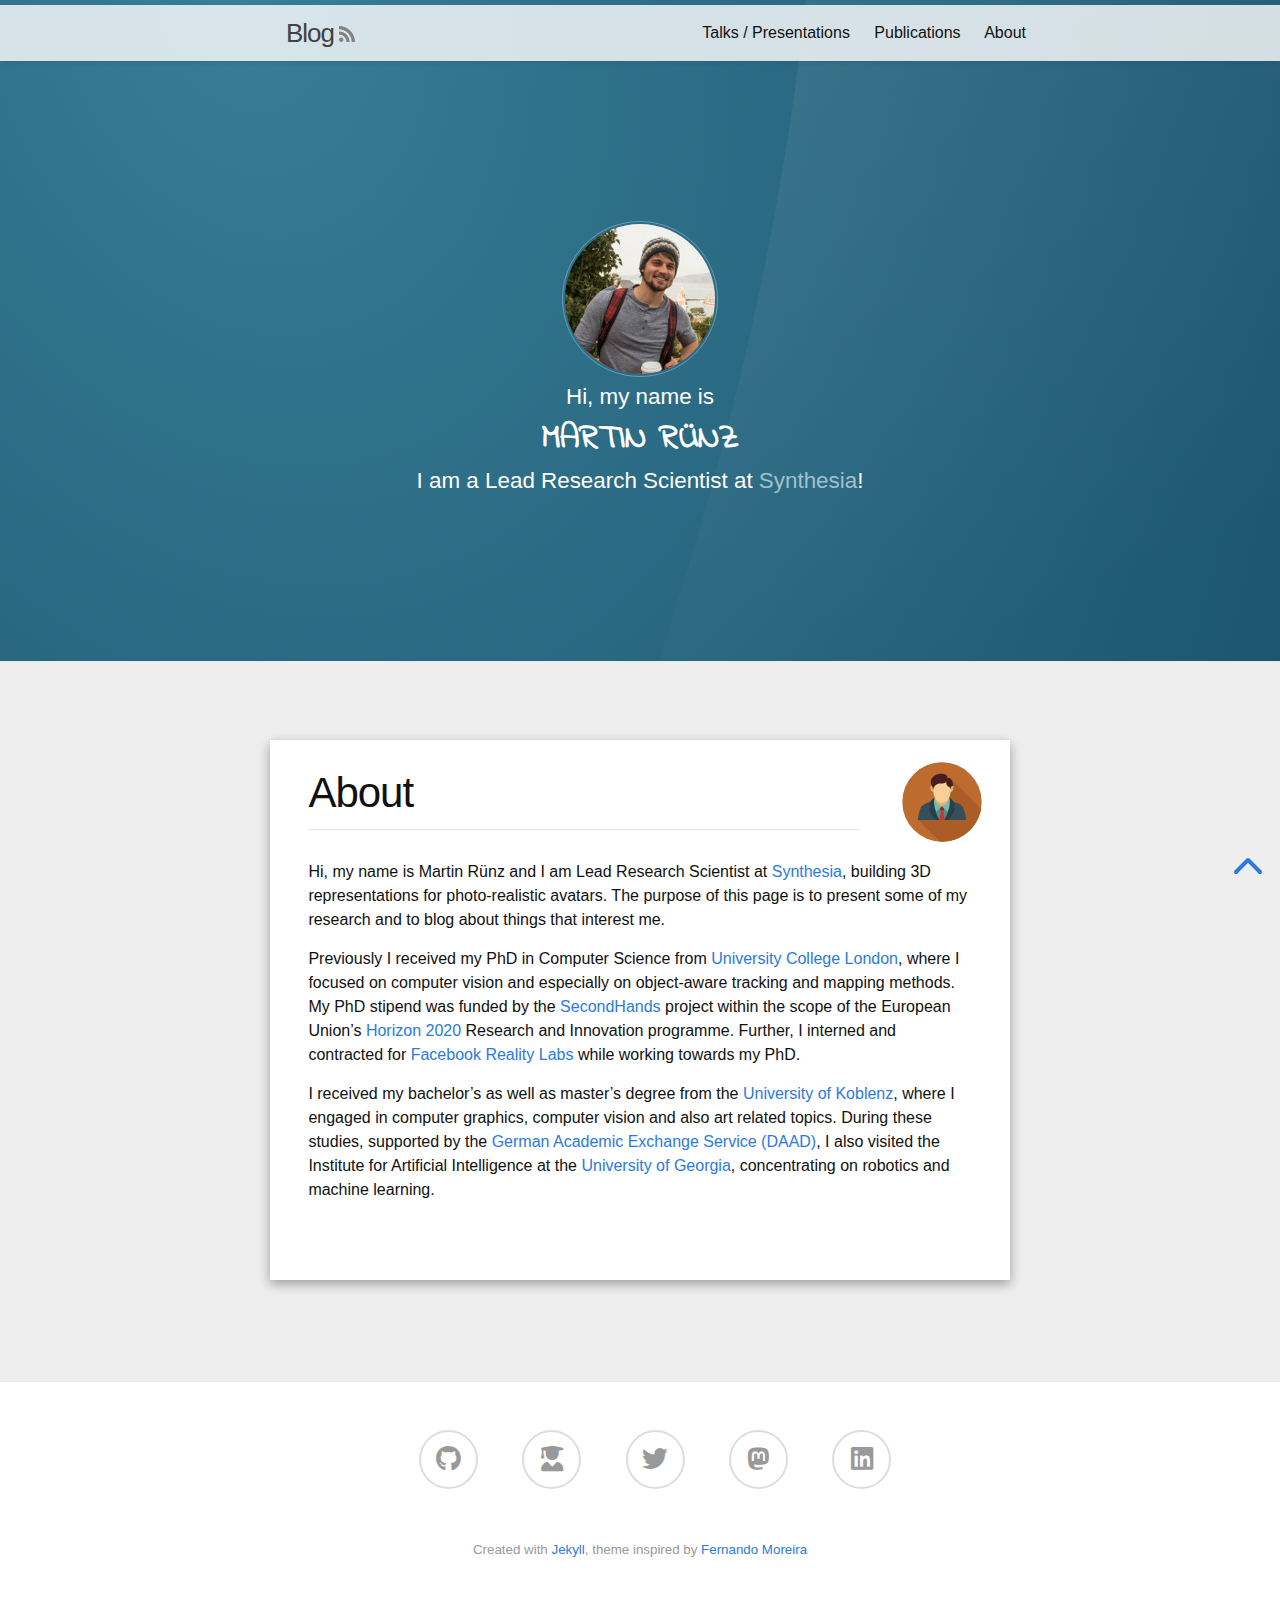
<file: about/index.html>
<!DOCTYPE html>
<html>

  <head>
  <meta charset="utf-8">
  <meta http-equiv="X-UA-Compatible" content="IE=edge">
  <meta name="viewport" content="width=device-width, initial-scale=1">

  <title>About</title>
  <meta name="description" content="This is my private page and its purpose is to present some of my research and to blog about things that interest me.
">
  <meta name="keywords" content="Martin Rünz, Martin Ruenz, Martin Runz, Computer Vision, Computer Graphics, Research, Blog">
  <!-- <link rel="stylesheet" href="/js/lightgallery/css/lightgallery.css"> -->
  <link rel="stylesheet" href="/js/lightgallery/css/lightgallery.min.css">
  <link rel="stylesheet" href="/css/main.css">
  <link rel="stylesheet" href="/css/hl-native.css">
  <link rel="canonical" href="https://www.martinruenz.de/about/">
  <link rel="alternate" type="application/rss+xml" title="Martin Rünz" href="https://www.martinruenz.de/feed.xml">
  
</head>


  <body>

    <header class="site-header">

    <div class="nav-area">
    <div class="wrapper">
    <a class="site-title" href="/#page-content">Blog</a><a href="/feed.xml"><div class="icon icon--rss"><svg viewBox="0 0 16 16" xmlns="http://www.w3.org/2000/svg"><path d="M12.8 16C12.8 8.978 7.022 3.2 0 3.2V0c8.777 0 16 7.223 16 16h-3.2zM2.194 11.61c1.21 0 2.195.985 2.195 2.196 0 1.21-.985 2.194-2.196 2.194C.984 16 0 15.017 0 13.806c0-1.21.983-2.195 2.194-2.195zM10.606 16h-3.11c0-4.113-3.383-7.497-7.496-7.497v-3.11c5.818 0 10.606 4.79 10.606 10.607z"/></svg></div></a>

    <nav class="site-nav">
      <a href="#" class="menu-icon">
        <svg viewBox="0 0 18 15">
          <path fill="#424242" d="M18,1.484c0,0.82-0.665,1.484-1.484,1.484H1.484C0.665,2.969,0,2.304,0,1.484l0,0C0,0.665,0.665,0,1.484,0 h15.031C17.335,0,18,0.665,18,1.484L18,1.484z"/>
          <path fill="#424242" d="M18,7.516C18,8.335,17.335,9,16.516,9H1.484C0.665,9,0,8.335,0,7.516l0,0c0-0.82,0.665-1.484,1.484-1.484 h15.031C17.335,6.031,18,6.696,18,7.516L18,7.516z"/>
          <path fill="#424242" d="M18,13.516C18,14.335,17.335,15,16.516,15H1.484C0.665,15,0,14.335,0,13.516l0,0 c0-0.82,0.665-1.484,1.484-1.484h15.031C17.335,12.031,18,12.696,18,13.516L18,13.516z"/>
        </svg>
      </a>

      <div class="trigger">
        
          
          <a class="page-link" href="/talks/#page-content">Talks / Presentations</a>
          
        
          
          <a class="page-link" href="/publications#page-content">Publications</a>
          
        
          
          <a class="page-link" href="/about/#page-content">About</a>
          
        
          
        
          
        
          
        
      </div>
    </nav>
  </div>
  </div>

  <div class="thats-me">
    <img src="/media/martin_150.jpg" class="animated hinge fadeInDown">
    <h2 class="animated hinge fadeInDown" itemscope itemtype="http://schema.org/Person">
      Hi, my name is <strong itemprop="name">Martin Rünz</strong>I am a Lead Research Scientist at <a href="https://www.synthesia.io/">Synthesia</a>!
    </h2>
  </div>
  <!--<nav class="actions">
    <a href="/about" class="button ghost">About</a>
    <a href="/archive/master.zip" class="button ghost">Download</a>
  </nav>-->

</header>


    <div class="page-content" id="page-content">
      <div class="wrapper">
        <article class="post">

  <header class="post-header">
    <span class="icon--post"><?xml version="1.0" ?><!DOCTYPE svg  PUBLIC '-//W3C//DTD SVG 1.1//EN'  'http://www.w3.org/Graphics/SVG/1.1/DTD/svg11.dtd'><svg enable-background="new 0 0 128 128" id="Layer_1" version="1.1" viewBox="0 0 128 128" xml:space="preserve" xmlns="http://www.w3.org/2000/svg" xmlns:xlink="http://www.w3.org/1999/xlink"><g><circle cx="64" cy="64" fill="#BE6B2F" r="63.5"/><path d="M79,27.6l-1.4,2.2l-9.2,12.1l-32,44.9l-10.1,6.5l34.5,34.2c1,0.1,2.1,0.1,3.2,0.1   c31.4,0,57.5-22.8,62.6-52.8L79,27.6z" fill="#AA5D27"/><g><rect fill="#4B9183" height="21.8" width="27.5" x="50.2" y="71"/><polygon fill="#CB3634" points="68.7,92.8 66,77.9 62.5,77.9 59.3,92.8   "/><rect fill="#E4B174" height="19" width="23.3" x="52.3" y="53.3"/><g><ellipse cx="48.3" cy="42.6" fill="#E4B174" rx="2.6" ry="5.6" transform="matrix(0.9583 -0.2857 0.2857 0.9583 -10.1433 15.5839)"/><path d="M76.9,42.1c-0.8,3-0.4,5.7,1,6.2c1.4,0.4,3.2-1.6,4-4.6c0.8-3,0.4-5.7-1-6.2     C79.5,37.1,77.7,39.2,76.9,42.1z" fill="#E4B174"/></g><ellipse cx="64" cy="44.8" fill="#F8CF95" rx="14.2" ry="20.4"/><path d="M81.4,35c-0.6-3.3-1.3-6.8-4.2-8.9c-0.6-0.5-1.3-0.6-2.1-0.6c-0.4,0-0.9-0.1-1.3,0.1    c-0.5,0.2-0.4,0.7-0.8,0.2c-0.2-0.3-0.1-0.8-0.2-1.1c-0.1-0.3-0.2-0.5-0.3-0.8c-0.3-0.7-0.6-1.5-1.1-2.2c-1.1-1.4-3.5-2.2-5.2-2.6    c-1.3-0.3-2.8-0.5-4.1-0.4c-1.1,0.1-2.3,0.1-3.4,0.3c-2.5,0.5-5.4,1.7-7.4,3.3c-1.7,1.4-3.6,3.3-4.4,5.3c-0.7,1.6-0.9,3.8-0.8,5.6    c0,0.9,0.2,1.6,0.5,2.4c0.2,0.7,0.3,1.8,0.7,2.3c0.9,1.1,1.4,2.1,1.9,3.6c0.1,0.4,0.4,3,0.5,3.4c0.1-0.4,0.9-3.6,1.1-3.9    c0.8-1.5,1.6-2.6,2.9-3.7c1.1-0.8,2.3-2,3.6-2.2c0.1,0,0.1,0,0.2,0c0.5-0.3,1-0.5,1.7-0.5c2.4-0.3,5,0.4,7.4-0.4    c1.4-0.5,3.9-1.7,4.6-3l-0.1,0.2c-1,2-0.1,4.5,1.1,6.3c0.8,1.2,2.2,1.6,3.3,2.4c1,0.7,2.7,2.6,2.7,3.9c0.1-1.1,0.1-4.1,0.9-5    c0.5-0.6,2.3-1.3,2.6-0.5C81.7,37.2,81.6,36.1,81.4,35z" fill="#491E1E"/><polygon fill="#A41E23" points="59.4,73 62.5,77.9 66.1,77.9 68.9,72.4 65,70.9 62.9,70.9   "/><g><path d="M52.2,57.2c0,0,1.1,10,11.8,13.7l-8.8,8.8C55.2,79.7,47.8,67.2,52.2,57.2z" fill="#74BBAD"/><path d="M75.6,57.2c0,0-1.1,10-11.8,13.7l8.8,8.8C72.7,79.7,80.1,67.2,75.6,57.2z" fill="#74BBAD"/><g><path d="M58.2,92.8L55.5,89l-7.2-26.7c0,0-15.6,5.1-17.8,9.6c-1.5,3.2-5,13.8-5,20.9H58.2z" fill="#364E59"/><path d="M43.6,73.5c0.8,7.9,6.1,14.6,11,19.3h5.3c-12.6-24.5-7.6-35.6-7.6-35.6c-6.2,2-9,12.3-9,12.3l4.2,1.2      L43.6,73.5z" fill="#273F47"/><path d="M102.4,92.8c0-7.2-3.4-17.8-5-20.9c-2.2-4.6-17.8-9.6-17.8-9.6L72.5,89l-2.7,3.8H102.4z" fill="#364E59"/><path d="M68.1,92.8h5.3c5-4.7,10.2-11.5,11-19.3l-3.9-2.7l4.2-1.2c0,0-2.7-10.3-9-12.3      C75.8,57.2,80.7,68.3,68.1,92.8z" fill="#273F47"/></g></g></g></g></svg></span>
    <h1 class="post-title">About</h1><hr/>
  </header>

  <div class="post-content">
    <p>Hi, my name is Martin Rünz and I am Lead Research Scientist at <a href="https://www.synthesia.io/">Synthesia</a>, building 3D representations for photo-realistic avatars. The purpose of this page is to present some of my research and to blog about things that interest me.</p>

<p>Previously I received my PhD in Computer Science from <a href="http://www.cs.ucl.ac.uk/home/">University College London</a>, where I focused on computer vision and especially on object-aware tracking and mapping methods. My PhD stipend was funded by the <a href="https://secondhands.eu/">SecondHands</a> project within the scope of the European Union’s <a href="https://ec.europa.eu/programmes/horizon2020/">Horizon 2020</a> Research and Innovation programme. Further, I interned and contracted for <a href="https://research.fb.com/category/augmented-reality-virtual-reality">Facebook Reality Labs</a> while working towards my PhD.</p>

<p>I received my bachelor’s as well as master’s degree from the <a href="https://www.uni-koblenz-landau.de/en/campus-koblenz/fb4/icv">University of Koblenz</a>, where I engaged in computer graphics, computer vision and also art related topics. During these studies, supported by the <a href="https://daad.org/">German Academic Exchange Service (DAAD)</a>, I also visited the Institute for Artificial Intelligence at the <a href="http://www.ai.uga.edu/">University of Georgia</a>, concentrating on robotics and machine learning.</p>

  </div>

</article>

      </div>
    </div>

    <footer class="footer">
  <div class="container">
    <ul class="icons">
      
      
      <li>
        <a href="https://github.com/martinruenz" class="icon-github" target="_blank">
          <i class="fa-brands fa-github"></i>
        </a>
      </li>
      
      
      <li>
        <a href="https://scholar.google.com/citations?user=Pz6kr-gAAAAJ" class="icon-scholar" target="_blank">
          <i class="fa-solid fa-user-graduate"></i>
        </a>
      </li>
      
      
      
      <li>
        <a href="https://twitter.com/martin_ruenz" class="icon-twitter" target="_blank">
          <i class="fa-brands fa-twitter"></i>
        </a>
      </li>
      
      
      <li>
        <a rel="me" href="https://sigmoid.social/@martin_ruenz" class="icon-mastodon" target="_blank">
          <i class="fa-brands fa-mastodon"></i>
        </a>
      </li>
      
      
      <li>
        <a href="https://www.linkedin.com/in/martinruenz" class="icon-linkedin" target="_blank">
          <i class="fa-brands fa-linkedin"></i>
        </a>
      </li>
      
    </ul>

    <!--
    <p class="quote">
      <i>“The key thing about all the world's big problems is that they have to be dealt with collectively. If we don't get collectively smarter, we're doomed.”</i>
      <small>– Douglas Engelbart</small>
    </p>
    -->
    <p><small>Created with <a href="http://jekyllrb.com" target="_blank">Jekyll</a>, theme inspired by <a href="http://nandomoreira.me/nandomoreira-jekyll-theme">Fernando Moreira</a></small></p>
    <!--
    <small class="clearfix">
      Made with <a href="http://jekyllrb.com" target="_blank">Jekyll</a> • <a href="" target="_blank">Open source <i class="fa fa-heart"></i></a>
    </small>
    -->
  </div>
</footer>

<a class="scroll-up fa fa-chevron-up bounce" href="#" data-position="0"></a>


  </body>

</html>
</file>
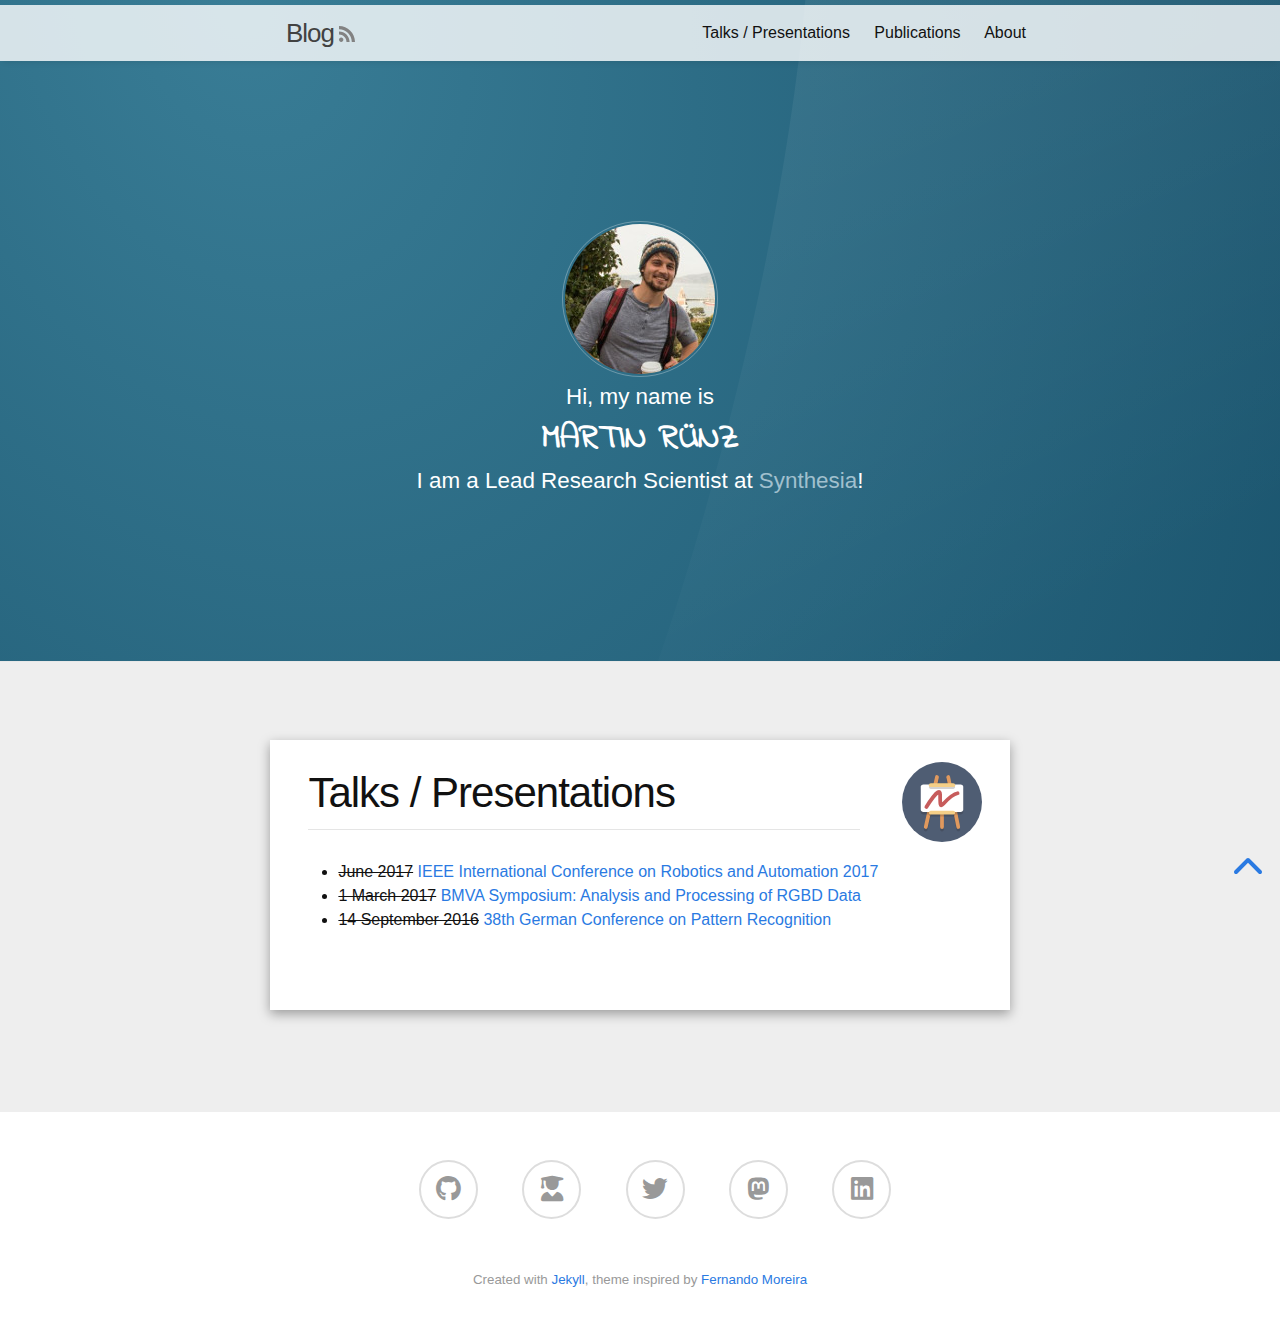
<file: talks/index.html>
<!DOCTYPE html>
<html>

  <head>
  <meta charset="utf-8">
  <meta http-equiv="X-UA-Compatible" content="IE=edge">
  <meta name="viewport" content="width=device-width, initial-scale=1">

  <title>Talks / Presentations</title>
  <meta name="description" content="This is my private page and its purpose is to present some of my research and to blog about things that interest me.
">
  <meta name="keywords" content="Martin Rünz, Martin Ruenz, Martin Runz, Computer Vision, Computer Graphics, Research, Blog">
  <!-- <link rel="stylesheet" href="/js/lightgallery/css/lightgallery.css"> -->
  <link rel="stylesheet" href="/js/lightgallery/css/lightgallery.min.css">
  <link rel="stylesheet" href="/css/main.css">
  <link rel="stylesheet" href="/css/hl-native.css">
  <link rel="canonical" href="https://www.martinruenz.de/talks/">
  <link rel="alternate" type="application/rss+xml" title="Martin Rünz" href="https://www.martinruenz.de/feed.xml">
  
</head>


  <body>

    <header class="site-header">

    <div class="nav-area">
    <div class="wrapper">
    <a class="site-title" href="/#page-content">Blog</a><a href="/feed.xml"><div class="icon icon--rss"><svg viewBox="0 0 16 16" xmlns="http://www.w3.org/2000/svg"><path d="M12.8 16C12.8 8.978 7.022 3.2 0 3.2V0c8.777 0 16 7.223 16 16h-3.2zM2.194 11.61c1.21 0 2.195.985 2.195 2.196 0 1.21-.985 2.194-2.196 2.194C.984 16 0 15.017 0 13.806c0-1.21.983-2.195 2.194-2.195zM10.606 16h-3.11c0-4.113-3.383-7.497-7.496-7.497v-3.11c5.818 0 10.606 4.79 10.606 10.607z"/></svg></div></a>

    <nav class="site-nav">
      <a href="#" class="menu-icon">
        <svg viewBox="0 0 18 15">
          <path fill="#424242" d="M18,1.484c0,0.82-0.665,1.484-1.484,1.484H1.484C0.665,2.969,0,2.304,0,1.484l0,0C0,0.665,0.665,0,1.484,0 h15.031C17.335,0,18,0.665,18,1.484L18,1.484z"/>
          <path fill="#424242" d="M18,7.516C18,8.335,17.335,9,16.516,9H1.484C0.665,9,0,8.335,0,7.516l0,0c0-0.82,0.665-1.484,1.484-1.484 h15.031C17.335,6.031,18,6.696,18,7.516L18,7.516z"/>
          <path fill="#424242" d="M18,13.516C18,14.335,17.335,15,16.516,15H1.484C0.665,15,0,14.335,0,13.516l0,0 c0-0.82,0.665-1.484,1.484-1.484h15.031C17.335,12.031,18,12.696,18,13.516L18,13.516z"/>
        </svg>
      </a>

      <div class="trigger">
        
          
          <a class="page-link" href="/talks/#page-content">Talks / Presentations</a>
          
        
          
          <a class="page-link" href="/publications#page-content">Publications</a>
          
        
          
          <a class="page-link" href="/about/#page-content">About</a>
          
        
          
        
          
        
          
        
      </div>
    </nav>
  </div>
  </div>

  <div class="thats-me">
    <img src="/media/martin_150.jpg" class="animated hinge fadeInDown">
    <h2 class="animated hinge fadeInDown" itemscope itemtype="http://schema.org/Person">
      Hi, my name is <strong itemprop="name">Martin Rünz</strong>I am a Lead Research Scientist at <a href="https://www.synthesia.io/">Synthesia</a>!
    </h2>
  </div>
  <!--<nav class="actions">
    <a href="/about" class="button ghost">About</a>
    <a href="/archive/master.zip" class="button ghost">Download</a>
  </nav>-->

</header>


    <div class="page-content" id="page-content">
      <div class="wrapper">
        <article class="post">

  <header class="post-header">
    <span class="icon--post"><?xml version="1.0" ?><svg enable-background="new 0 0 64 64" height="64px" id="Layer_1" version="1.1" viewBox="0 0 64 64" width="64px" xml:space="preserve" xmlns="http://www.w3.org/2000/svg" xmlns:xlink="http://www.w3.org/1999/xlink"><circle cx="32" cy="32" fill="#4F5D73" r="32"/><g opacity="0.2"><line fill="#231F20" x1="28" x2="19" y1="14" y2="54"/><path d="M19.001,55.5c-0.109,0-0.22-0.012-0.331-0.037c-0.809-0.182-1.316-0.984-1.134-1.793l9-40   c0.182-0.809,0.986-1.316,1.792-1.134c0.809,0.182,1.316,0.984,1.134,1.792l-9,40C20.307,55.026,19.687,55.5,19.001,55.5z" fill="#231F20"/></g><g opacity="0.2"><line fill="#231F20" x1="37" x2="45" y1="14" y2="54"/><path d="M44.998,55.5c-0.701,0-1.327-0.493-1.469-1.207l-8-40c-0.163-0.812,0.364-1.602,1.177-1.765   c0.812-0.165,1.602,0.364,1.765,1.177l8,40c0.163,0.812-0.364,1.603-1.177,1.765C45.195,55.491,45.096,55.5,44.998,55.5z" fill="#231F20"/></g><g opacity="0.2"><path d="M32,55.5c-0.829,0-1.5-0.671-1.5-1.5V37.375c0-0.829,0.671-1.5,1.5-1.5c0.829,0,1.5,0.671,1.5,1.5V54   C33.5,54.829,32.829,55.5,32,55.5z" fill="#231F20"/></g><line fill="#F5CF87" stroke="#E0995E" stroke-linecap="round" stroke-linejoin="round" stroke-miterlimit="10" stroke-width="3" x1="28" x2="19" y1="12" y2="52"/><line fill="#F5CF87" stroke="#E0995E" stroke-linecap="round" stroke-linejoin="round" stroke-miterlimit="10" stroke-width="3" x1="37" x2="45" y1="12" y2="52"/><line fill="none" stroke="#E0995E" stroke-linecap="round" stroke-linejoin="round" stroke-miterlimit="10" stroke-width="3" x1="32" x2="32" y1="35.375" y2="52"/><path d="M49,40.242C49,41.213,48.049,42,46.875,42h-29.75C15.951,42,15,41.213,15,40.242V21.758  C15,20.787,15.951,20,17.125,20h29.75C48.049,20,49,20.787,49,21.758V40.242z" fill="#231F20" opacity="0.2"/><path d="M49,38.242C49,39.213,48.049,40,46.875,40h-29.75C15.951,40,15,39.213,15,38.242V19.758  C15,18.787,15.951,18,17.125,18h29.75C48.049,18,49,18.787,49,19.758V38.242z" fill="#FFFFFF"/><g opacity="0.2"><path d="M41,21.5H23c-0.829,0-1.5-0.671-1.5-1.5s0.671-1.5,1.5-1.5h18c0.829,0,1.5,0.671,1.5,1.5   S41.829,21.5,41,21.5z" fill="#231F20"/></g><g opacity="0.2"><path d="M41,43.5H23c-0.829,0-1.5-0.671-1.5-1.5s0.671-1.5,1.5-1.5h18c0.829,0,1.5,0.671,1.5,1.5   S41.829,43.5,41,43.5z" fill="#231F20"/></g><line fill="none" stroke="#F5CF87" stroke-linecap="round" stroke-linejoin="round" stroke-miterlimit="10" stroke-width="3" x1="23" x2="41" y1="18.5" y2="18.5"/><line fill="none" stroke="#F5CF87" stroke-linecap="round" stroke-linejoin="round" stroke-miterlimit="10" stroke-width="3" x1="23" x2="41" y1="40.5" y2="40.5"/><path d="M19.5,36c0,0,11-18,11-10  s0,10,2,8s7-8,12-9" fill="none" stroke="#C75C5C" stroke-linecap="round" stroke-miterlimit="10" stroke-width="3"/></svg></span>
    <h1 class="post-title">Talks / Presentations</h1><hr/>
  </header>

  <div class="post-content">
    <ul>
  <li><del>June 2017</del>
<a href="http://www.icra2017.org/">IEEE International Conference on Robotics and Automation 2017</a></li>
  <li><del>1 March 2017</del>
<a href="http://www.bmva.org/_media/meetings:BMVADepthReport.pdf">BMVA Symposium: Analysis and Processing of RGBD Data</a></li>
  <li><del>14 September 2016</del>
<a href="http://www.kcmweb.de/conferences/gcpr2016/">38th German Conference on Pattern Recognition</a></li>
</ul>

  </div>

</article>

      </div>
    </div>

    <footer class="footer">
  <div class="container">
    <ul class="icons">
      
      
      <li>
        <a href="https://github.com/martinruenz" class="icon-github" target="_blank">
          <i class="fa-brands fa-github"></i>
        </a>
      </li>
      
      
      <li>
        <a href="https://scholar.google.com/citations?user=Pz6kr-gAAAAJ" class="icon-scholar" target="_blank">
          <i class="fa-solid fa-user-graduate"></i>
        </a>
      </li>
      
      
      
      <li>
        <a href="https://twitter.com/martin_ruenz" class="icon-twitter" target="_blank">
          <i class="fa-brands fa-twitter"></i>
        </a>
      </li>
      
      
      <li>
        <a rel="me" href="https://sigmoid.social/@martin_ruenz" class="icon-mastodon" target="_blank">
          <i class="fa-brands fa-mastodon"></i>
        </a>
      </li>
      
      
      <li>
        <a href="https://www.linkedin.com/in/martinruenz" class="icon-linkedin" target="_blank">
          <i class="fa-brands fa-linkedin"></i>
        </a>
      </li>
      
    </ul>

    <!--
    <p class="quote">
      <i>“The key thing about all the world's big problems is that they have to be dealt with collectively. If we don't get collectively smarter, we're doomed.”</i>
      <small>– Douglas Engelbart</small>
    </p>
    -->
    <p><small>Created with <a href="http://jekyllrb.com" target="_blank">Jekyll</a>, theme inspired by <a href="http://nandomoreira.me/nandomoreira-jekyll-theme">Fernando Moreira</a></small></p>
    <!--
    <small class="clearfix">
      Made with <a href="http://jekyllrb.com" target="_blank">Jekyll</a> • <a href="" target="_blank">Open source <i class="fa fa-heart"></i></a>
    </small>
    -->
  </div>
</footer>

<a class="scroll-up fa fa-chevron-up bounce" href="#" data-position="0"></a>


  </body>

</html>
</file>
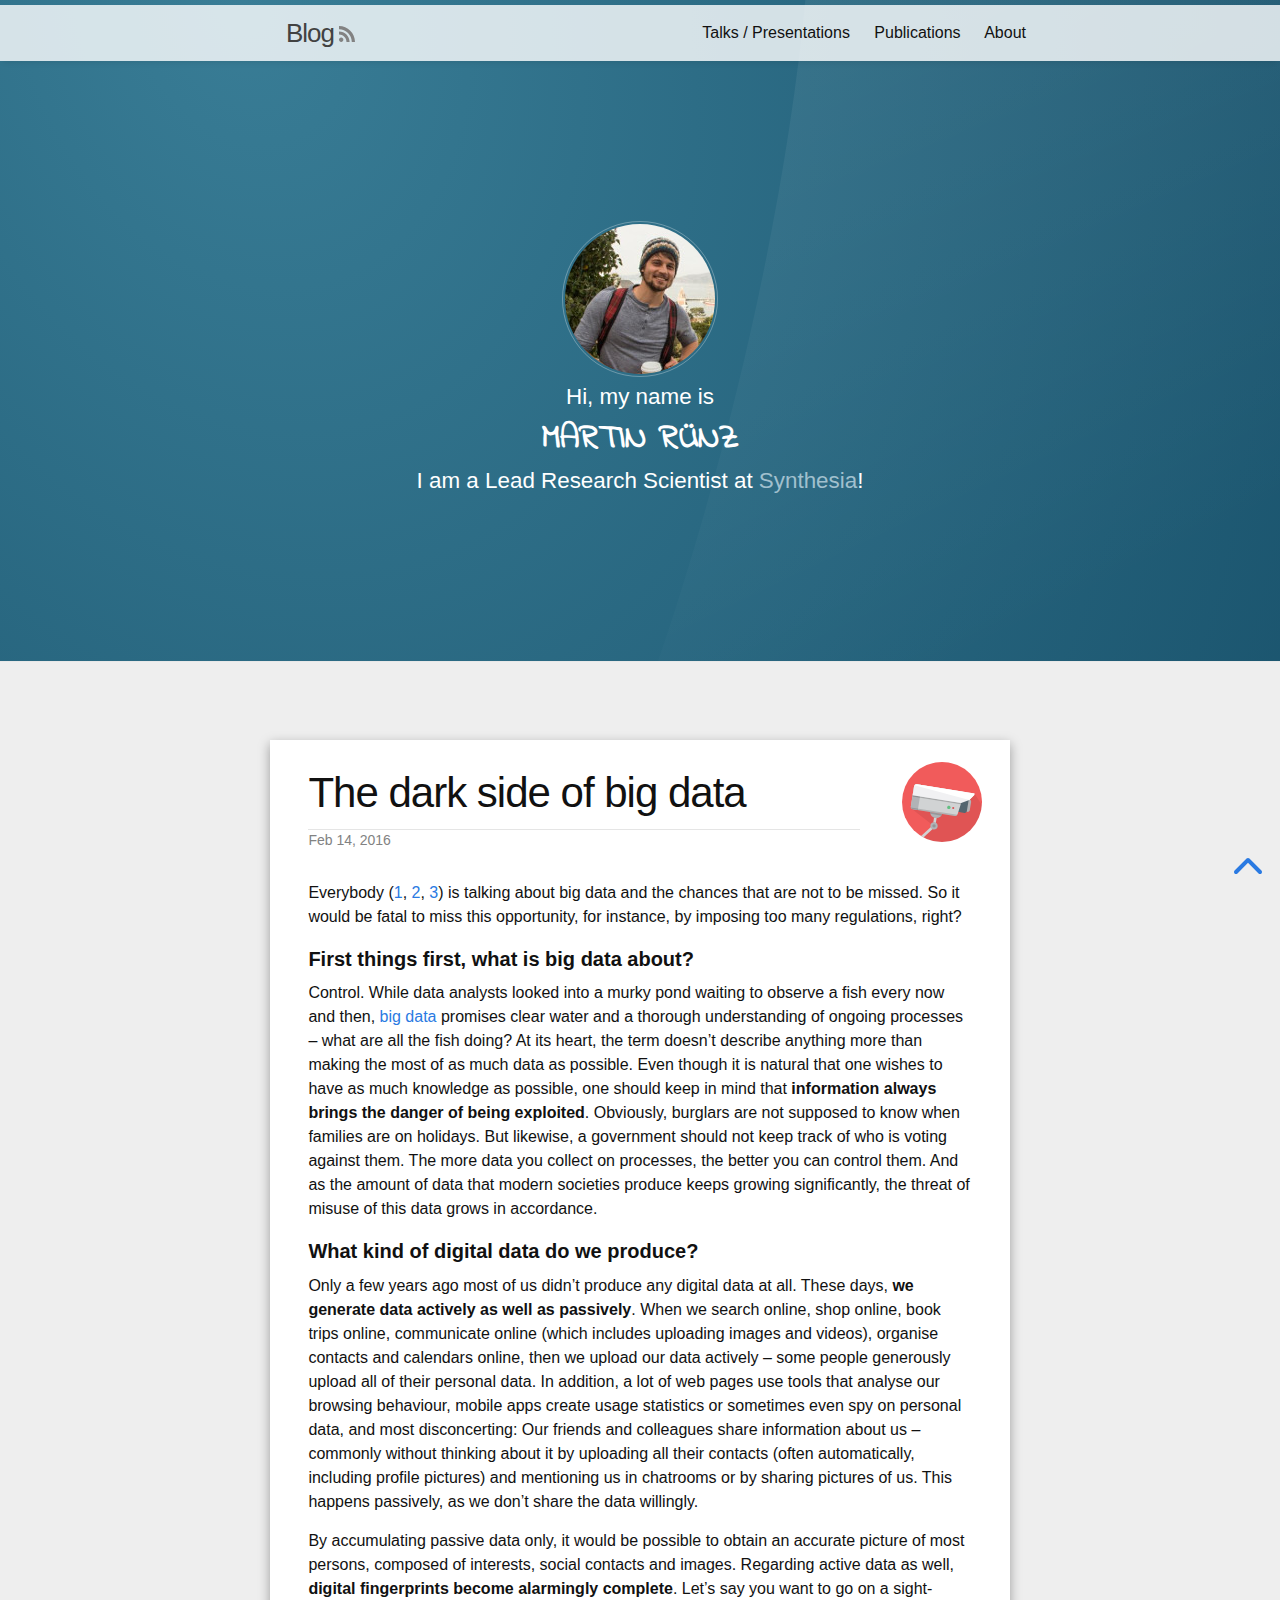
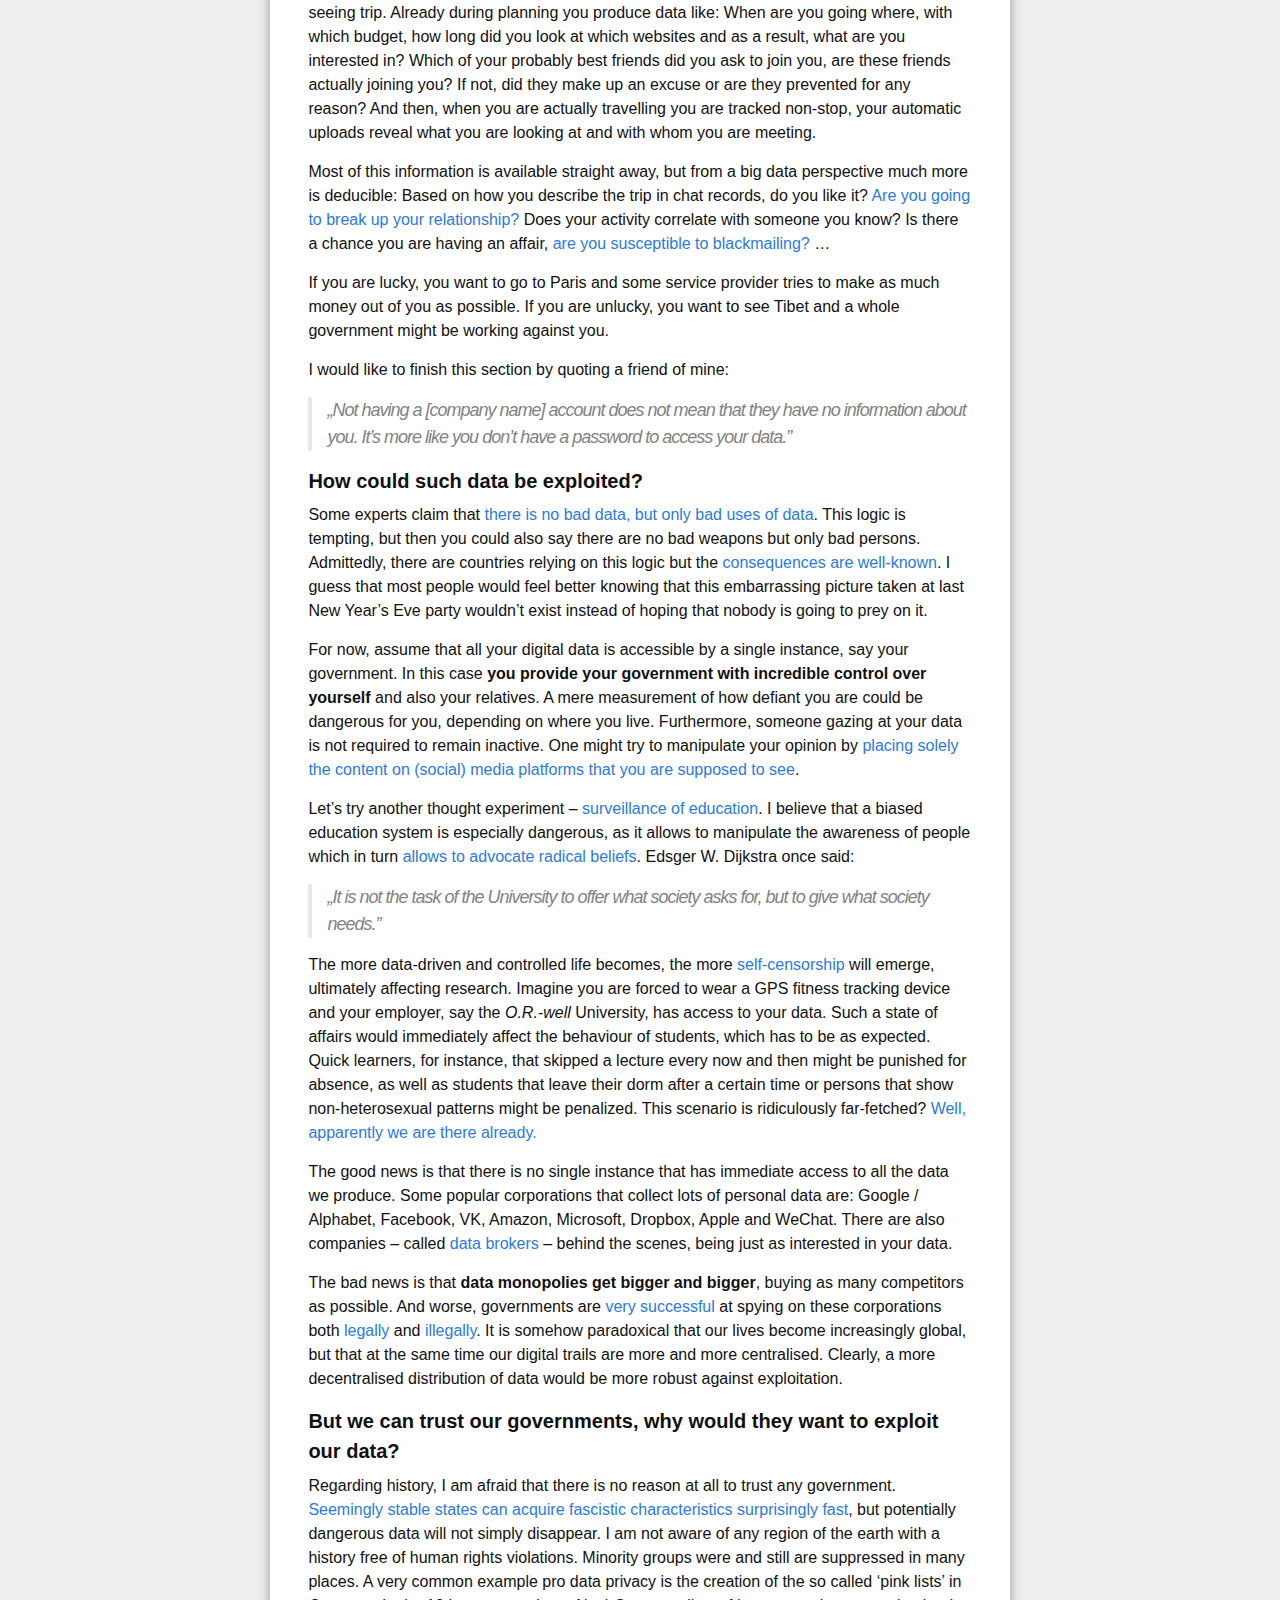
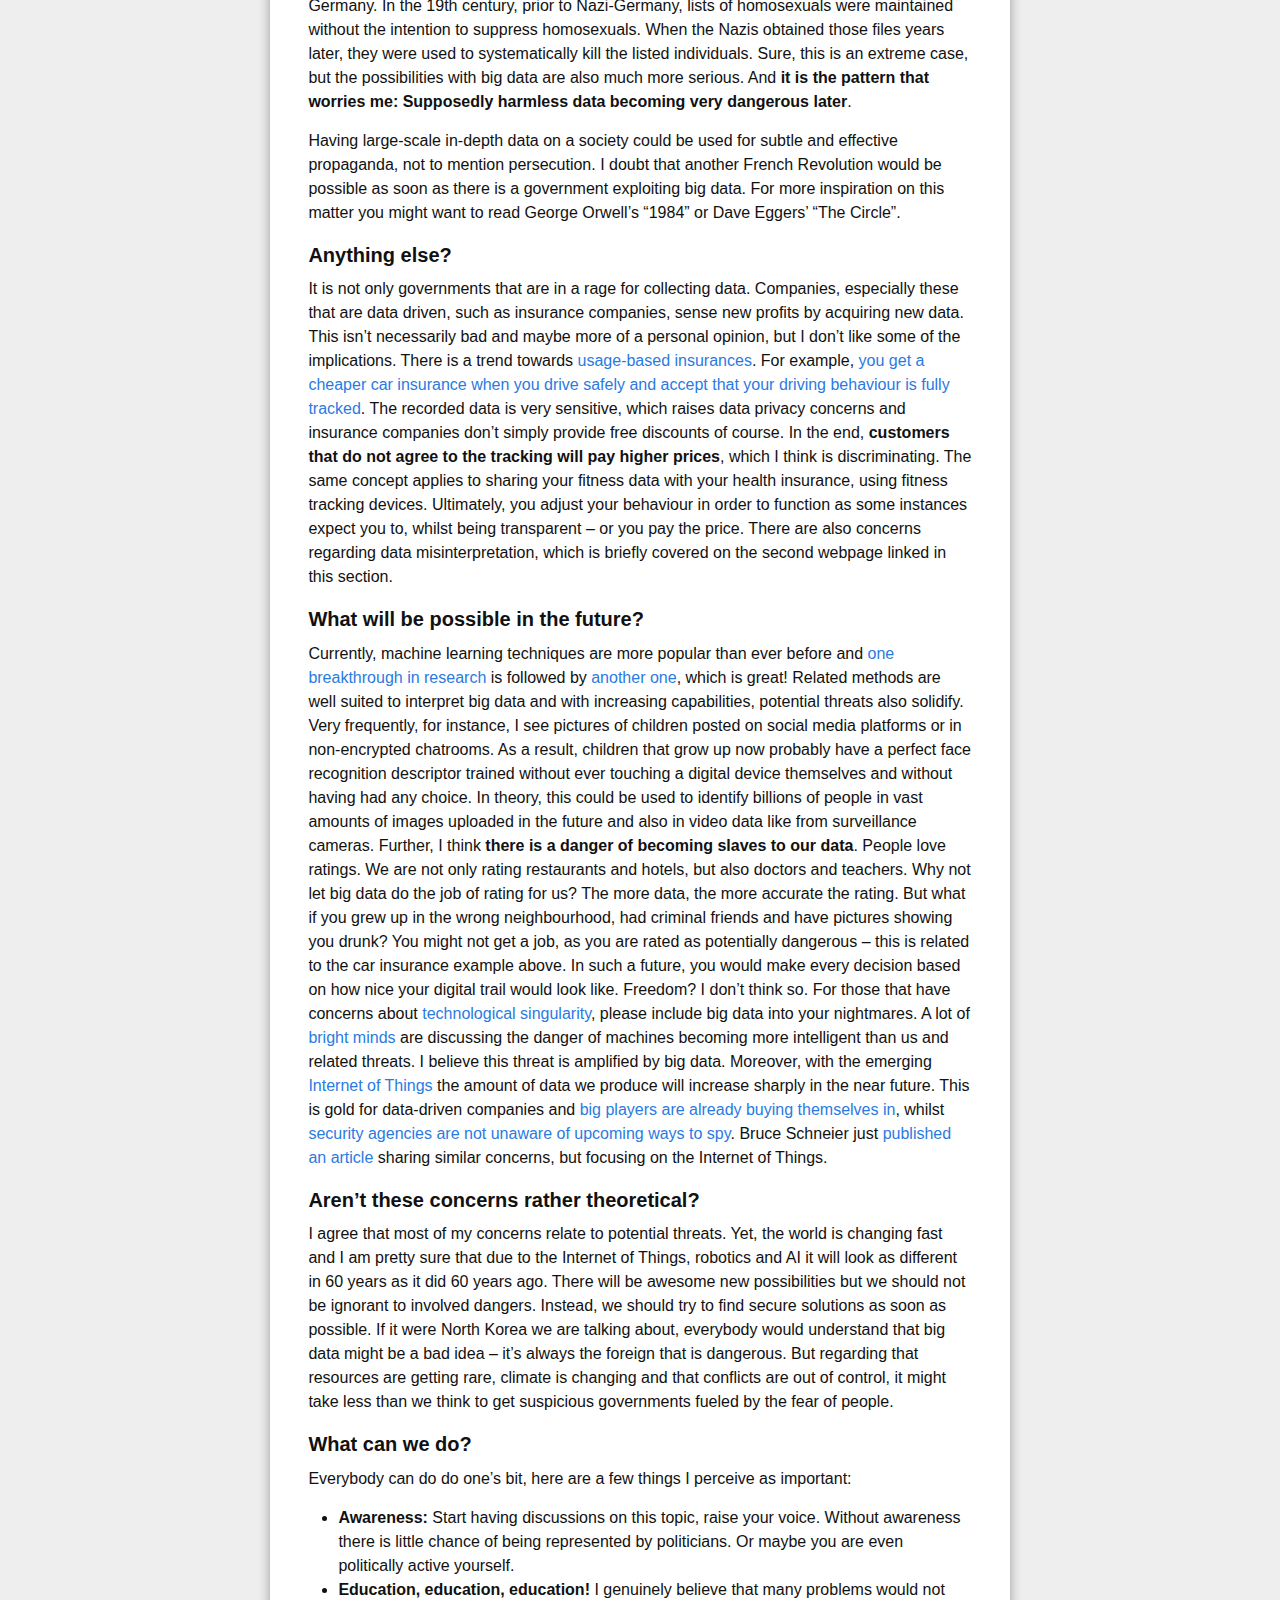
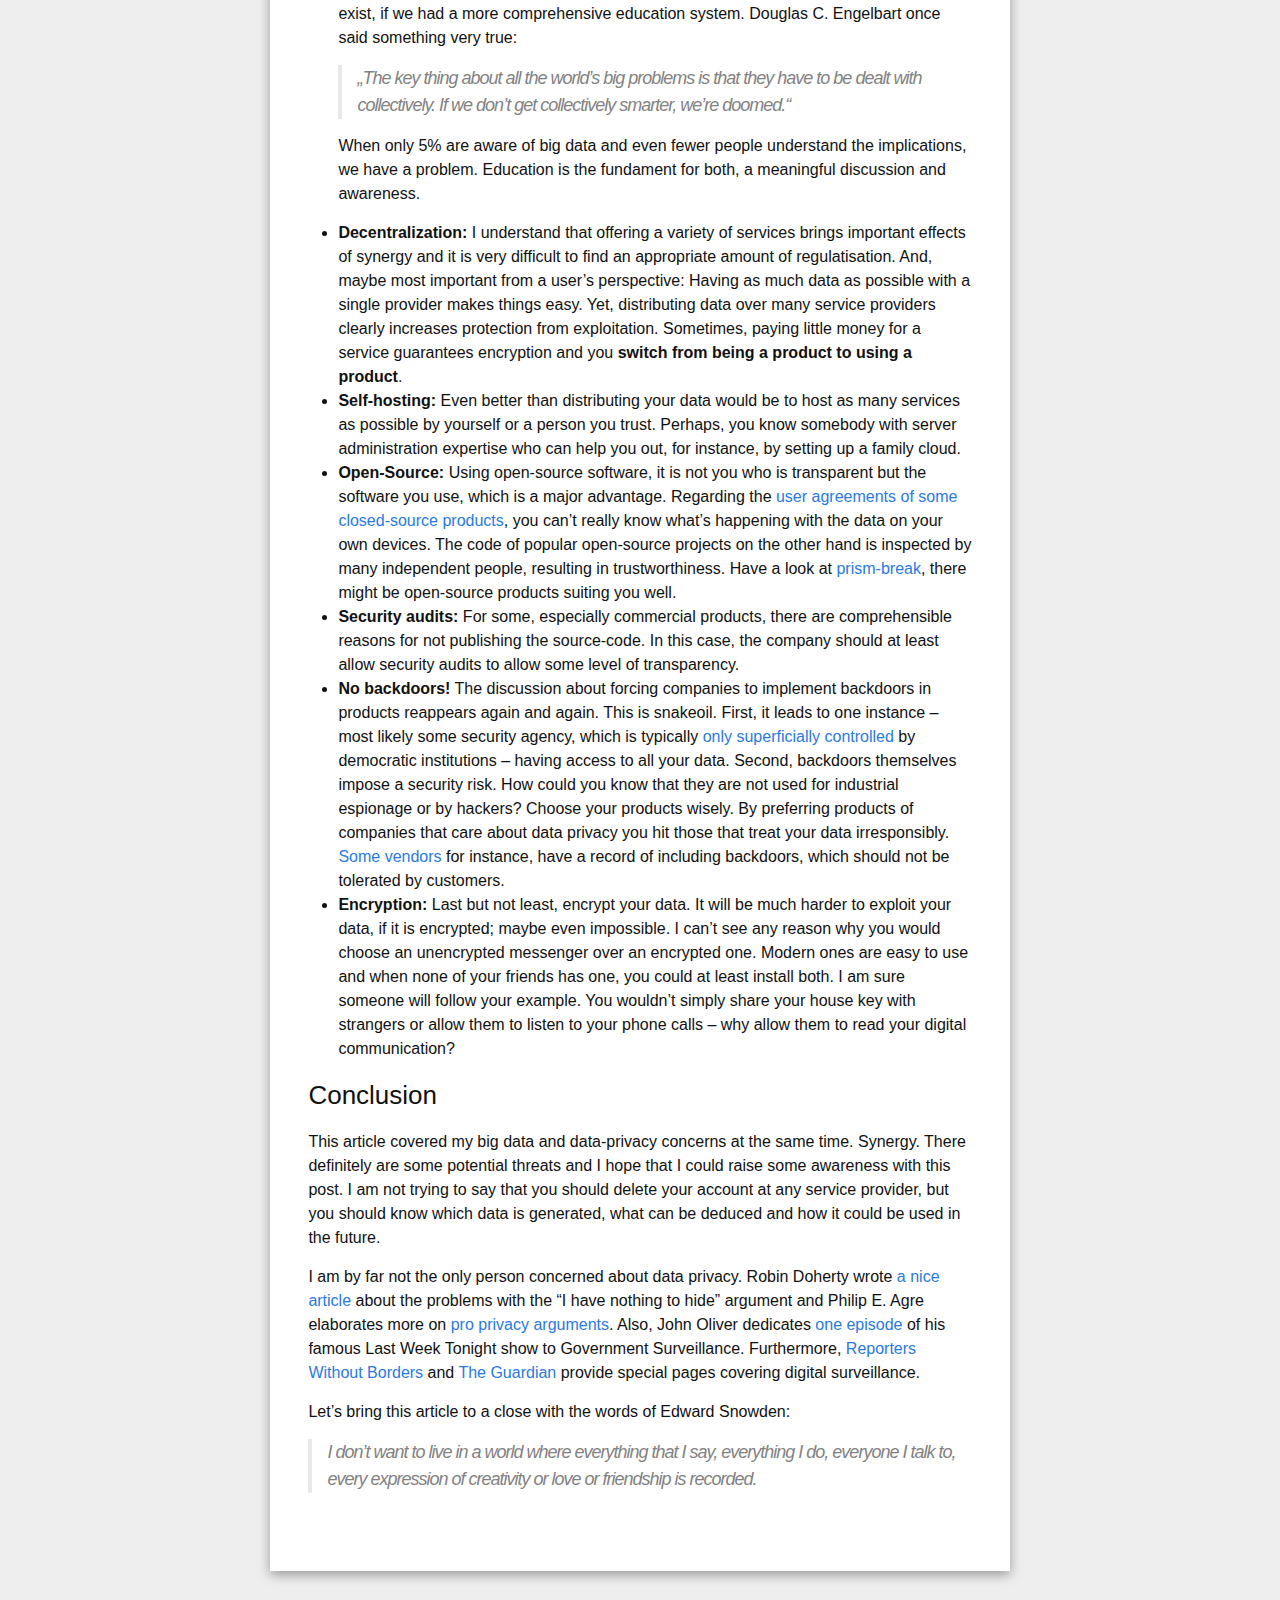
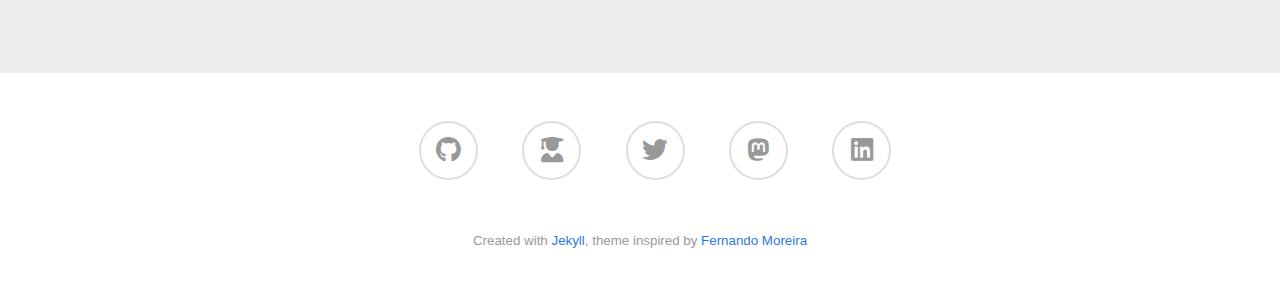
<file: article/data-privacy/2016/02/14/the-dark-side-of-big-data.html>
<!DOCTYPE html>
<html>

  <head>
  <meta charset="utf-8">
  <meta http-equiv="X-UA-Compatible" content="IE=edge">
  <meta name="viewport" content="width=device-width, initial-scale=1">

  <title>The dark side of big data</title>
  <meta name="description" content="Everybody (1, 2, 3) is talking about big data and the chances that are not to be missed. So it would be fatal to miss this opportunity, for instance, by impo...">
  <meta name="keywords" content="Martin Rünz, Martin Ruenz, Martin Runz, Computer Vision, Computer Graphics, Research, Blog">
  <!-- <link rel="stylesheet" href="/js/lightgallery/css/lightgallery.css"> -->
  <link rel="stylesheet" href="/js/lightgallery/css/lightgallery.min.css">
  <link rel="stylesheet" href="/css/main.css">
  <link rel="stylesheet" href="/css/hl-native.css">
  <link rel="canonical" href="https://www.martinruenz.de/article/data-privacy/2016/02/14/the-dark-side-of-big-data.html">
  <link rel="alternate" type="application/rss+xml" title="Martin Rünz" href="https://www.martinruenz.de/feed.xml">
  
</head>


  <body>

    <header class="site-header">

    <div class="nav-area">
    <div class="wrapper">
    <a class="site-title" href="/#page-content">Blog</a><a href="/feed.xml"><div class="icon icon--rss"><svg viewBox="0 0 16 16" xmlns="http://www.w3.org/2000/svg"><path d="M12.8 16C12.8 8.978 7.022 3.2 0 3.2V0c8.777 0 16 7.223 16 16h-3.2zM2.194 11.61c1.21 0 2.195.985 2.195 2.196 0 1.21-.985 2.194-2.196 2.194C.984 16 0 15.017 0 13.806c0-1.21.983-2.195 2.194-2.195zM10.606 16h-3.11c0-4.113-3.383-7.497-7.496-7.497v-3.11c5.818 0 10.606 4.79 10.606 10.607z"/></svg></div></a>

    <nav class="site-nav">
      <a href="#" class="menu-icon">
        <svg viewBox="0 0 18 15">
          <path fill="#424242" d="M18,1.484c0,0.82-0.665,1.484-1.484,1.484H1.484C0.665,2.969,0,2.304,0,1.484l0,0C0,0.665,0.665,0,1.484,0 h15.031C17.335,0,18,0.665,18,1.484L18,1.484z"/>
          <path fill="#424242" d="M18,7.516C18,8.335,17.335,9,16.516,9H1.484C0.665,9,0,8.335,0,7.516l0,0c0-0.82,0.665-1.484,1.484-1.484 h15.031C17.335,6.031,18,6.696,18,7.516L18,7.516z"/>
          <path fill="#424242" d="M18,13.516C18,14.335,17.335,15,16.516,15H1.484C0.665,15,0,14.335,0,13.516l0,0 c0-0.82,0.665-1.484,1.484-1.484h15.031C17.335,12.031,18,12.696,18,13.516L18,13.516z"/>
        </svg>
      </a>

      <div class="trigger">
        
          
          <a class="page-link" href="/talks/#page-content">Talks / Presentations</a>
          
        
          
          <a class="page-link" href="/publications#page-content">Publications</a>
          
        
          
          <a class="page-link" href="/about/#page-content">About</a>
          
        
          
        
          
        
          
        
      </div>
    </nav>
  </div>
  </div>

  <div class="thats-me">
    <img src="/media/martin_150.jpg" class="animated hinge fadeInDown">
    <h2 class="animated hinge fadeInDown" itemscope itemtype="http://schema.org/Person">
      Hi, my name is <strong itemprop="name">Martin Rünz</strong>I am a Lead Research Scientist at <a href="https://www.synthesia.io/">Synthesia</a>!
    </h2>
  </div>
  <!--<nav class="actions">
    <a href="/about" class="button ghost">About</a>
    <a href="/archive/master.zip" class="button ghost">Download</a>
  </nav>-->

</header>


    <div class="page-content" id="page-content">
      <div class="wrapper">
        <article class="post" itemscope itemtype="http://schema.org/BlogPosting">

  <header class="post-header">
    <span class="icon--post"><?xml version="1.0" ?><!DOCTYPE svg  PUBLIC '-//W3C//DTD SVG 1.1//EN'  'http://www.w3.org/Graphics/SVG/1.1/DTD/svg11.dtd'><svg enable-background="new 0 0 150 150" height="150px" id="Layer_1" version="1.1" viewBox="0 0 150 150" width="150px" xml:space="preserve" xmlns="http://www.w3.org/2000/svg" xmlns:xlink="http://www.w3.org/1999/xlink"><g><circle cx="75.008" cy="75" fill="#F15B5B" r="75"/></g><path d="M135.937,59.022L17.95,87.578l41.128,32.061L37.487,139.93c11.039,6.394,23.847,10.071,37.521,10.071  c39.556,0,71.937-30.63,74.773-69.463L135.937,59.022z" opacity="0.07"/><rect fill="#D1D3D4" height="9.657" transform="matrix(0.9873 0.1588 -0.1588 0.9873 18.0952 -8.4318)" width="4.864" x="59.376" y="104.184"/><path d="M54.249,121.801l-18.478,17.12c1.448,0.89,2.933,1.725,4.442,2.517l17.29-16.018L54.249,121.801z" fill="#D1D3D4"/><path d="M66.896,120.732c0.603-3.752-1.949-7.284-5.701-7.887c-3.754-0.605-7.286,1.945-7.89,5.697  c-0.604,3.756,1.947,7.285,5.701,7.891C62.758,127.037,66.292,124.484,66.896,120.732z" fill="#B1B3B6"/><path d="M52.302,93.787c0.388,5.494,4.493,10.211,10.171,11.125c5.674,0.915,11.055-2.272,13.148-7.372  L52.302,93.787z" fill="#B1B3B6"/><path d="M73.811,100.564c0.737-0.906,1.354-1.918,1.811-3.024l-23.319-3.753c0.085,1.192,0.354,2.348,0.768,3.439  L73.811,100.564z" opacity="0.15"/><path d="M129.613,75.097c0.358-2.189-1.139-4.274-3.328-4.633l-7.262-1.189c-2.189-0.358-4.275,1.14-4.634,3.33  l-2.472,15.067c-0.359,2.189,1.138,4.274,3.328,4.634l7.261,1.19c2.19,0.359,4.276-1.139,4.636-3.328L129.613,75.097z" fill="#B1B3B6"/><path d="M125.799,66.595c0.358-2.189-1.139-4.275-3.328-4.634l-12.25-2.008c-2.19-0.359-4.276,1.139-4.636,3.328  l-4.176,25.481c-0.36,2.19,1.138,4.275,3.328,4.635l12.248,2.01c2.189,0.359,4.275-1.139,4.634-3.328L125.799,66.595z" fill="#546670"/><path d="M104.359,97.498c-0.835,2.553-2.822,4.293-5.367,3.885L20.424,88.736c-2.545-0.409-4.293-2.822-3.885-5.367  l6.05-37.814c0.406-2.546,2.822-4.294,5.366-3.887l84.263,13.555c2.545,0.41,4.294,2.823,3.886,5.366L104.359,97.498z" fill="#D1D3D4"/><path d="M27.955,41.668c-2.544-0.408-4.96,1.34-5.366,3.887l-6.05,37.814c-0.408,2.545,1.34,4.958,3.885,5.367  l9.234,1.477l7.531-47.069L27.955,41.668z" fill="#B1B3B6"/><polygon opacity="0.2" points="19.912,62.287 19.563,64.459 110.231,79.044 110.908,76.924 "/><path d="M27.95,41.665c-2.553-0.406-4.953,1.332-5.359,3.882l-2.679,16.74l90.941,14.626l15.34-5.718l9.316-9.513  l0.427-2.66L27.95,41.665z" fill="#F1F1F3"/><path d="M27.95,41.667c-1.848-0.296-3.604,0.543-4.594,1.992l102.837,27.536l9.316-9.513l0.427-2.66L27.95,41.667z" fill="#FFFFFF"/><path d="M16.592,85.094c0.398,1.832,1.872,3.329,3.825,3.643l78.568,12.646c1.989,0.318,3.626-0.686,4.651-2.35  L16.592,85.094z" opacity="0.15"/><path d="M63.233,119.638c0-1.728-1.404-3.13-3.133-3.13s-3.134,1.402-3.134,3.13c0,1.731,1.405,3.132,3.134,3.132  S63.233,121.369,63.233,119.638z" fill="#939598"/><path d="M91.041,85.648c0.281-1.752-0.915-3.4-2.667-3.682c-1.752-0.279-3.398,0.914-3.68,2.666  c-0.279,1.752,0.912,3.4,2.666,3.682C89.113,88.592,90.761,87.4,91.041,85.648z" fill="#62BF82"/><circle cx="96.049" cy="86.365" fill="#DA5253" r="1.989"/></svg></span>
    <h1 class="post-title" itemprop="name headline">The dark side of big data</h1><hr/>
    <p class="post-meta">
      <time datetime="2016-02-14T15:10:02+01:00" itemprop="datePublished">Feb 14, 2016</time>
      
    </p>
  </header>

  <div class="post-content" itemprop="articleBody">
    <p>Everybody (<a href="http://www.reuters.com/article/us-germany-technology-merkel-idUSKBN0OP2EM20150609">1</a>, <a href="http://images.forbes.com/forbesinsights/StudyPDFs/RocketFuel_BigData_REPORT.pdf">2</a>, <a href="http://www.economistinsights.com/sites/default/files/downloads/EIU_SAS_BigData_4.pdf">3</a>) is talking about big data and the chances that are not to be missed. So it would be fatal to miss this opportunity, for instance, by imposing too many regulations, right?</p>

<h4 id="first-things-first-what-is-big-data-about">First things first, what is big data about?</h4>
<p>Control. While data analysts looked into a murky pond waiting to observe a fish every now and then, <a href="https://en.wikipedia.org/wiki/Big_data">big data</a> promises clear water and a thorough understanding of ongoing processes – what are all the fish doing? At its heart, the term doesn’t describe anything more than making the most of as much data as possible.
Even though it is natural that one wishes to have as much knowledge as possible, one should keep in mind that <strong>information always brings the danger of being exploited</strong>. Obviously, burglars are not supposed to know when families are on holidays. But likewise, a government should not keep track of who is voting against them. The more data you collect on processes, the better you can control them. And as the amount of data that modern societies produce keeps growing significantly, the threat of misuse of this data grows in accordance.</p>

<h4 id="what-kind-of-digital-data-do-we-produce">What kind of digital data do we produce?</h4>
<p>Only a few years ago most of us didn’t produce any digital data at all. These days, <strong>we generate data actively as well as passively</strong>. When we search online, shop online, book trips online, communicate online (which includes uploading images and videos), organise contacts and calendars online, then we upload our data actively – some people generously upload all of their personal data. In addition, a lot of web pages use tools that analyse our browsing behaviour, mobile apps create usage statistics or sometimes even spy on personal data, and most disconcerting: Our friends and colleagues share information about us – commonly without thinking about it by uploading all their contacts (often automatically, including profile pictures) and mentioning us in chatrooms or by sharing pictures of us. This happens passively, as we don’t share the data willingly.</p>

<p>By accumulating passive data only, it would be possible to obtain an accurate picture of most persons, composed of interests, social contacts and images. Regarding active data as well, <strong>digital fingerprints become alarmingly complete</strong>. Let’s say you want to go on a sight-seeing trip. Already during planning you produce data like: When are you going where, with which budget, how long did you look at which websites and as a result, what are you interested in? Which of your probably best friends did you ask to join you, are these friends actually joining you? If not, did they make up an excuse or are they prevented for any reason? And then, when you are actually travelling you are tracked non-stop, your automatic uploads reveal what you are looking at and with whom you are meeting.</p>

<p>Most of this information is available straight away, but from a big data perspective much more is deducible: Based on how you describe the trip in chat records, do you like it? <a href="http://arxiv.org/pdf/1310.6753v1.pdf">Are you going to break up your relationship?</a> Does your activity correlate with someone you know? Is there a chance you are having an affair, <a href="http://www.bbc.co.uk/news/technology-35101662">are you susceptible to blackmailing?</a> …</p>

<p>If you are lucky, you want to go to Paris and some service provider tries to make as much money out of you as possible. If you are unlucky, you want to see Tibet and a whole government might be working against you.</p>

<p>I would like to finish this section by quoting a friend of mine:</p>

<blockquote>
  <p>„Not having a [company name] account does not mean that they have no information about you. It’s more like you don’t have a password to access your data.”</p>
</blockquote>

<h4 id="how-could-such-data-be-exploited">How could such data be exploited?</h4>
<p>Some experts claim that <a href="http://www.nytimes.com/2013/03/24/technology/big-data-and-a-renewed-debate-over-privacy.html?_r=0">there is no bad data, but only bad uses of data</a>. This logic is tempting, but then you could also say there are no bad weapons but only bad persons. Admittedly, there are countries relying on this logic but the <a href="http://www.theguardian.com/us-news/ng-interactive/2015/oct/02/mass-shootings-america-gun-violence">consequences are well-known</a>. I guess that most people would feel better knowing that this embarrassing picture taken at last New Year’s Eve party wouldn’t exist instead of hoping that nobody is going to prey on it.</p>

<p>For now, assume that all your digital data is accessible by a single instance, say your government. In this case <strong>you provide your government with incredible control over yourself</strong> and also your relatives. A mere measurement of how defiant you are could be dangerous for you, depending on where you live. Furthermore, someone gazing at your data is not required to remain inactive. One might try to manipulate your opinion by <a href="http://www.theatlantic.com/technology/archive/2014/06/everything-we-know-about-facebooks-secret-mood-manipulation-experiment/373648/">placing solely the content on (social) media platforms that you are supposed to see</a>.</p>

<p>Let’s try another thought experiment – <a href="http://utotherescue.blogspot.de/2016/01/ucop-ordered-spyware-installed-on-uc.html">surveillance of education</a>. I believe that a biased education system is especially dangerous, as it allows to manipulate the awareness of people which in turn <a href="http://www.huffingtonpost.com/2013/09/16/nigerian-student-gay-marriage_n_3934518.html">allows to advocate radical beliefs</a>.
Edsger W. Dijkstra once said:</p>

<blockquote>
  <p>„It is not the task of the University to offer what society asks for, but to give what society needs.”</p>
</blockquote>

<p>The more data-driven and controlled life becomes, the more <a href="https://www.pen.org/sites/default/files/Chilling%20Effects_PEN%20American.pdf">self-censorship</a> will emerge, ultimately affecting research. Imagine you are forced to wear a GPS fitness tracking device and your employer, say the <em>O.R.-well</em> University, has access to your data. Such a state of affairs would immediately affect the behaviour of students, which has to be as expected. Quick learners, for instance, that skipped a lecture every now and then might be punished for absence, as well as students that leave their dorm after a certain time or persons that show non-heterosexual patterns might be penalized. This scenario is ridiculously far-fetched? <a href="www.thedailybeast.com/articles/2016/01/11/the-college-with-mandatory-fitness-tracking-devices.html">Well, apparently we are there already.</a></p>

<p>The good news is that there is no single instance that has immediate access to all the data we produce. Some popular corporations that collect lots of personal data are: Google / Alphabet, Facebook, VK, Amazon, Microsoft, Dropbox, Apple and WeChat. There are also companies – called <a href="http://www.stopdatamining.me/">data brokers</a> – behind the scenes, being just as interested in your data.</p>

<p>The bad news is that <strong>data monopolies get bigger and bigger</strong>, buying as many competitors as possible. And worse, governments are <a href="https://www.washingtonpost.com/investigations/us-intelligence-mining-data-from-nine-us-internet-companies-in-broad-secret-program/2013/06/06/3a0c0da8-cebf-11e2-8845-d970ccb04497_story.html">very successful</a> at spying on these corporations both <a href="https://www.aclu.org/infographic/surveillance-under-patriot-act">legally</a> and <a href="http://www.theguardian.com/uk-news/2015/feb/06/gchq-mass-internet-surveillance-unlawful-court-nsa">illegally</a>. It is somehow paradoxical that our lives become increasingly global, but that at the same time our digital trails are more and more centralised. Clearly, a more decentralised distribution of data would be more robust against exploitation.</p>

<h4 id="but-we-can-trust-our-governments-why-would-they-want-to-exploit-our-data">But we can trust our governments, why would they want to exploit our data?</h4>
<p>Regarding history, I am afraid that there is no reason at all to trust any government. <a href="http://www.theguardian.com/commentisfree/2016/jan/07/polish-democracy-destroyed-constitution-media-poland">Seemingly stable states can acquire fascistic characteristics surprisingly fast</a>, but potentially dangerous data will not simply disappear. I am not aware of any region of the earth with a history free of human rights violations. Minority groups were and still are suppressed in many places. A very common example pro data privacy is the creation of the so called ‘pink lists’ in Germany. In the 19th century, prior to Nazi-Germany, lists of homosexuals were maintained without the intention to suppress homosexuals. When the Nazis obtained those files years later, they were used to systematically kill the listed individuals. Sure, this is an extreme case, but the possibilities with big data are also much more serious. And <strong>it is the pattern that worries me: Supposedly harmless data becoming very dangerous later</strong>.</p>

<p>Having large-scale in-depth data on a society could be used for subtle and effective propaganda, not to mention persecution. I doubt that another French Revolution would be possible as soon as there is a government exploiting big data. For more inspiration on this matter you might want to read George Orwell’s “1984” or Dave Eggers’ “The Circle”.</p>

<h4 id="anything-else">Anything else?</h4>
<p>It is not only governments that are in a rage for collecting data. Companies, especially these that are data driven, such as insurance companies, sense new profits by acquiring new data. This isn’t necessarily bad and maybe more of a personal opinion, but I don’t like some of the implications. There is a trend towards <a href="https://en.wikipedia.org/wiki/Usage-based_insurance">usage-based insurances</a>. For example, <a href="http://business.time.com/2013/08/06/big-data-is-my-copilot-auto-insurers-push-devices-that-track-driving-habits/">you get a cheaper car insurance when you drive safely and accept that your driving behaviour is fully tracked</a>. The recorded data is very sensitive, which raises data privacy concerns and insurance companies don’t simply provide free discounts of course. In the end, <strong>customers that do not agree to the tracking will pay higher prices</strong>, which I think is discriminating. The same concept applies to sharing your fitness data with your health insurance, using fitness tracking devices. Ultimately, you adjust your behaviour in order to function as some instances expect you to, whilst being transparent – or you pay the price. There are also concerns regarding data misinterpretation, which is briefly covered on the second webpage linked in this section.</p>

<h4 id="what-will-be-possible-in-the-future">What will be possible in the future?</h4>
<p>Currently, machine learning techniques are more popular than ever before and <a href="http://spectrum.ieee.org/tech-talk/computing/software/monster-machine-defeats-prominent-pro-player">one breakthrough in research</a> is followed by <a href="http://spectrum.ieee.org/tech-talk/semiconductors/processors/a-deep-learning-ai-chip-for-your-phone">another one</a>, which is great! Related methods are well suited to interpret big data and with increasing capabilities, potential threats also solidify. Very frequently, for instance, I see pictures of children posted on social media platforms or in non-encrypted chatrooms. As a result, children that grow up now probably have a perfect face recognition descriptor trained without ever touching a digital device themselves and without having had any choice. In theory, this could be used to identify billions of people in vast amounts of images uploaded in the future and also in video data like from surveillance cameras.
Further, I think <strong>there is a danger of becoming slaves to our data</strong>. People love ratings. We are not only rating restaurants and hotels, but also doctors and teachers. Why not let big data do the job of rating for us? The more data, the more accurate the rating. But what if you grew up in the wrong neighbourhood, had criminal friends and have pictures showing you drunk? You might not get a job, as you are rated as potentially dangerous – this is related to the car insurance example above. In such a future, you would make every decision based on how nice your digital trail would look like. Freedom? I don’t think so.
For those that have concerns about <a href="https://en.wikipedia.org/wiki/Technological_singularity">technological singularity</a>, please include big data into your nightmares. A lot of <a href="http://www.bbc.co.uk/news/technology-30290540">bright minds</a> are discussing the danger of machines becoming more intelligent than us and related threats. I believe this threat is amplified by big data.
Moreover, with the emerging <a href="https://en.wikipedia.org/wiki/Internet_of_Things">Internet of Things</a> the amount of data we produce will increase sharply in the near future. This is gold for data-driven companies and <a href="www.forbes.com/sites/rakeshsharma/2014/01/13/googles-acquisition-of-nest-and-your-privacy">big players are already buying themselves in</a>, whilst <a href="http://www.theguardian.com/technology/2016/feb/09/internet-of-things-smart-home-devices-government-surveillance-james-clapper">security agencies are not unaware of upcoming ways to spy</a>. Bruce Schneier just <a href="https://www.schneier.com/blog/archives/2016/02/the_internet_of_1.html">published an article</a> sharing similar concerns, but focusing on the Internet of Things.</p>

<h4 id="arent-these-concerns-rather-theoretical">Aren’t these concerns rather theoretical?</h4>
<p>I agree that most of my concerns relate to potential threats. Yet, the world is changing fast and I am pretty sure that due to the Internet of Things, robotics and AI it will look as different in 60 years as it did 60 years ago. There will be awesome new possibilities but we should not be ignorant to involved dangers. Instead, we should try to find secure solutions as soon as possible.
If it were North Korea we are talking about, everybody would understand that big data might be a bad idea – it’s always the foreign that is dangerous. But regarding that resources are getting rare, climate is changing and that conflicts are out of control, it might take less than we think to get suspicious governments fueled by the fear of people.</p>

<h4 id="what-can-we-do">What can we do?</h4>
<p>Everybody can do do one’s bit, here are a few things I perceive as important:</p>

<ul>
  <li><strong>Awareness:</strong> Start having discussions on this topic, raise your voice. Without awareness there is little chance of being represented by politicians. Or maybe you are even politically active yourself.</li>
  <li>
    <p><strong>Education, education, education!</strong> I genuinely believe that many problems would not exist, if we had a more comprehensive education system. Douglas C. Engelbart once said something very true:</p>

    <blockquote>
      <p>„The key thing about all the world’s big problems is that they have to be dealt with collectively. If we don’t get collectively smarter, we’re doomed.“</p>
    </blockquote>

    <p>When only 5% are aware of big data and even fewer people understand the implications, we  have a problem. Education is the fundament for both, a meaningful discussion and awareness.</p>
  </li>
  <li><strong>Decentralization:</strong> I understand that offering a variety of services brings important effects of synergy and it is very difficult to find an appropriate amount of regulatisation. And, maybe most important from a user’s perspective: Having as much data as possible with a single provider makes things easy. Yet, distributing data over many service providers clearly increases protection from exploitation. Sometimes, paying little money for a service guarantees encryption and you <strong>switch from being a product to using a product</strong>.</li>
  <li><strong>Self-hosting:</strong> Even better than distributing your data would be to host as many services as possible by yourself or a person you trust. Perhaps, you know somebody with server administration expertise who can help you out, for instance, by setting up a family cloud.</li>
  <li><strong>Open-Source:</strong> Using open-source software, it is not you who is transparent but the software you use, which is a major advantage. Regarding the <a href="http://www.slate.com/articles/technology/bitwise/2015/08/windows_10_privacy_problems_here_s_how_bad_they_are_and_how_to_plug_them.html">user agreements of some closed-source products</a>, you can’t really know what’s happening with the data on your own devices. The code of popular open-source projects on the other hand is inspected by many independent people, resulting in trustworthiness. Have a look at <a href="https://prism-break.org/en/">prism-break</a>, there might be open-source products suiting you well.</li>
  <li><strong>Security audits:</strong> For some, especially commercial products, there are comprehensible reasons for not publishing the source-code. In this case, the company should at least allow security audits to allow some level of transparency.</li>
  <li><strong>No backdoors!</strong> The discussion about forcing companies to implement backdoors in products reappears again and again. This is snakeoil. First, it leads to one instance – most likely some security agency, which is typically <a href="http://www.rollingstone.com/politics/news/q-a-senator-ron-wyden-on-nsa-surveillance-and-government-transparency-20130815">only superficially controlled</a> by democratic institutions – having access to all your data. Second, backdoors themselves impose a security risk. How could you know that they are not used for industrial espionage or by hackers?
Choose your products wisely. By preferring products of companies that care about data privacy you hit those that treat your data irresponsibly. <a href="https://thehackernews.com/2015/09/lenovo-laptop-virus.html">Some vendors</a> for instance, have a record of including backdoors, which should not be tolerated by customers.</li>
  <li><strong>Encryption:</strong> Last but not least, encrypt your data. It will be much harder to exploit your data, if it is encrypted; maybe even impossible. I can’t see any reason why you would choose an unencrypted messenger over an encrypted one. Modern ones are easy to use and when none of your friends has one, you could at least install both. I am sure someone will follow your example. You wouldn’t simply share your house key with strangers or allow them to listen to your phone calls – why allow them to read your digital communication?</li>
</ul>

<h3 id="conclusion">Conclusion</h3>
<p>This article covered my big data and data-privacy concerns at the same time. Synergy. There definitely are some potential threats and I hope that I could raise some awareness with this post. I am not trying to say that you should delete your account at any service provider, but you should know which data is generated, what can be deduced and how it could be used in the future.</p>

<p>I am by far not the only person concerned about data privacy. Robin Doherty wrote <a href="https://robindoherty.com/2016/01/06/nothing-to-hide.html">a nice article</a> about the problems with the “I have nothing to hide” argument and Philip E. Agre elaborates more on <a href="http://polaris.gseis.ucla.edu/pagre/arguments.html">pro privacy arguments</a>. Also, John Oliver dedicates <a href="https://www.youtube.com/watch?v=XEVlyP4_11M">one episode</a> of his famous Last Week Tonight show to Government Surveillance. Furthermore, <a href="http://surveillance.rsf.org/en/category/state-enemies/">Reporters Without Borders</a> and <a href="http://www.theguardian.com/world/surveillance">The Guardian</a> provide special pages covering digital surveillance.</p>

<p>Let’s bring this article to a close with the words of Edward Snowden:</p>

<blockquote>
  <p>I don’t want to live in a world where everything that I say, everything I do, everyone I talk to, every expression of creativity or love or friendship is recorded.</p>
</blockquote>

  </div>

  

</article>

      </div>
    </div>

    <footer class="footer">
  <div class="container">
    <ul class="icons">
      
      
      <li>
        <a href="https://github.com/martinruenz" class="icon-github" target="_blank">
          <i class="fa-brands fa-github"></i>
        </a>
      </li>
      
      
      <li>
        <a href="https://scholar.google.com/citations?user=Pz6kr-gAAAAJ" class="icon-scholar" target="_blank">
          <i class="fa-solid fa-user-graduate"></i>
        </a>
      </li>
      
      
      
      <li>
        <a href="https://twitter.com/martin_ruenz" class="icon-twitter" target="_blank">
          <i class="fa-brands fa-twitter"></i>
        </a>
      </li>
      
      
      <li>
        <a rel="me" href="https://sigmoid.social/@martin_ruenz" class="icon-mastodon" target="_blank">
          <i class="fa-brands fa-mastodon"></i>
        </a>
      </li>
      
      
      <li>
        <a href="https://www.linkedin.com/in/martinruenz" class="icon-linkedin" target="_blank">
          <i class="fa-brands fa-linkedin"></i>
        </a>
      </li>
      
    </ul>

    <!--
    <p class="quote">
      <i>“The key thing about all the world's big problems is that they have to be dealt with collectively. If we don't get collectively smarter, we're doomed.”</i>
      <small>– Douglas Engelbart</small>
    </p>
    -->
    <p><small>Created with <a href="http://jekyllrb.com" target="_blank">Jekyll</a>, theme inspired by <a href="http://nandomoreira.me/nandomoreira-jekyll-theme">Fernando Moreira</a></small></p>
    <!--
    <small class="clearfix">
      Made with <a href="http://jekyllrb.com" target="_blank">Jekyll</a> • <a href="" target="_blank">Open source <i class="fa fa-heart"></i></a>
    </small>
    -->
  </div>
</footer>

<a class="scroll-up fa fa-chevron-up bounce" href="#" data-position="0"></a>


  </body>

</html>
</file>
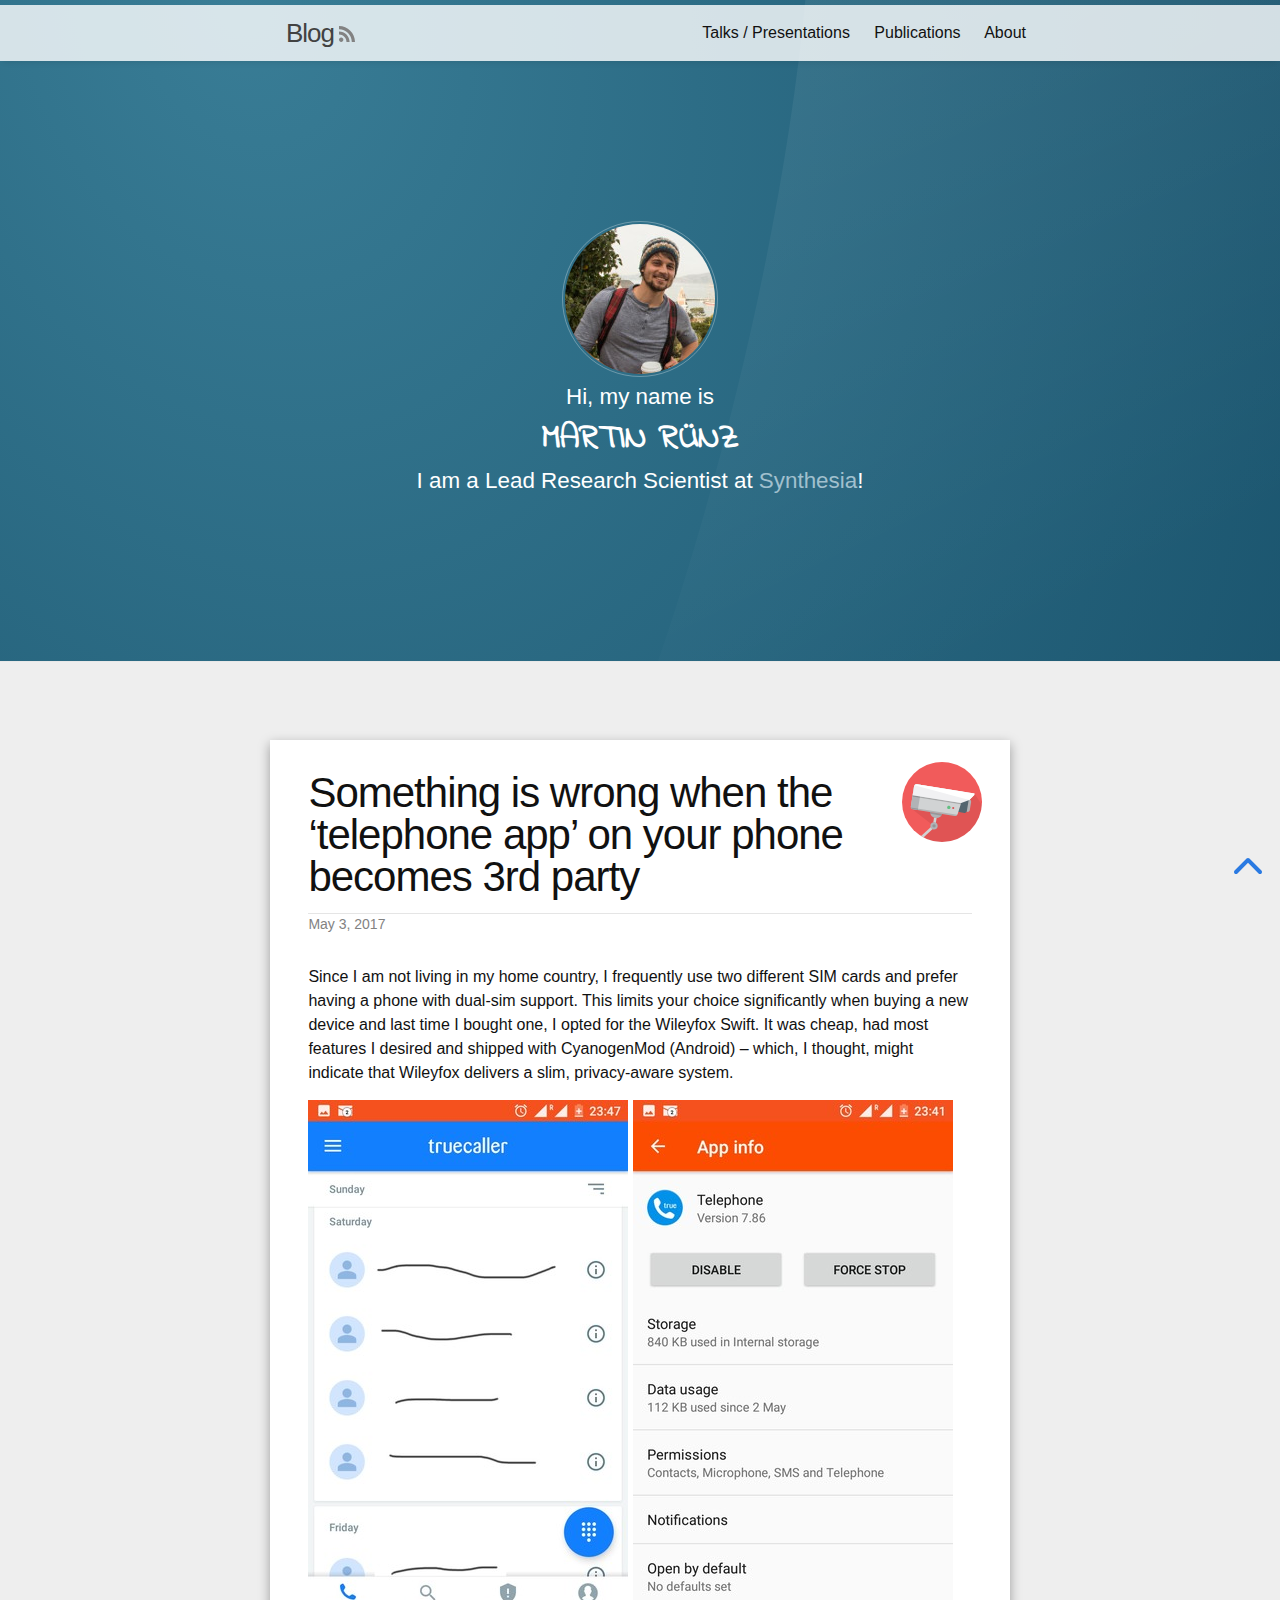
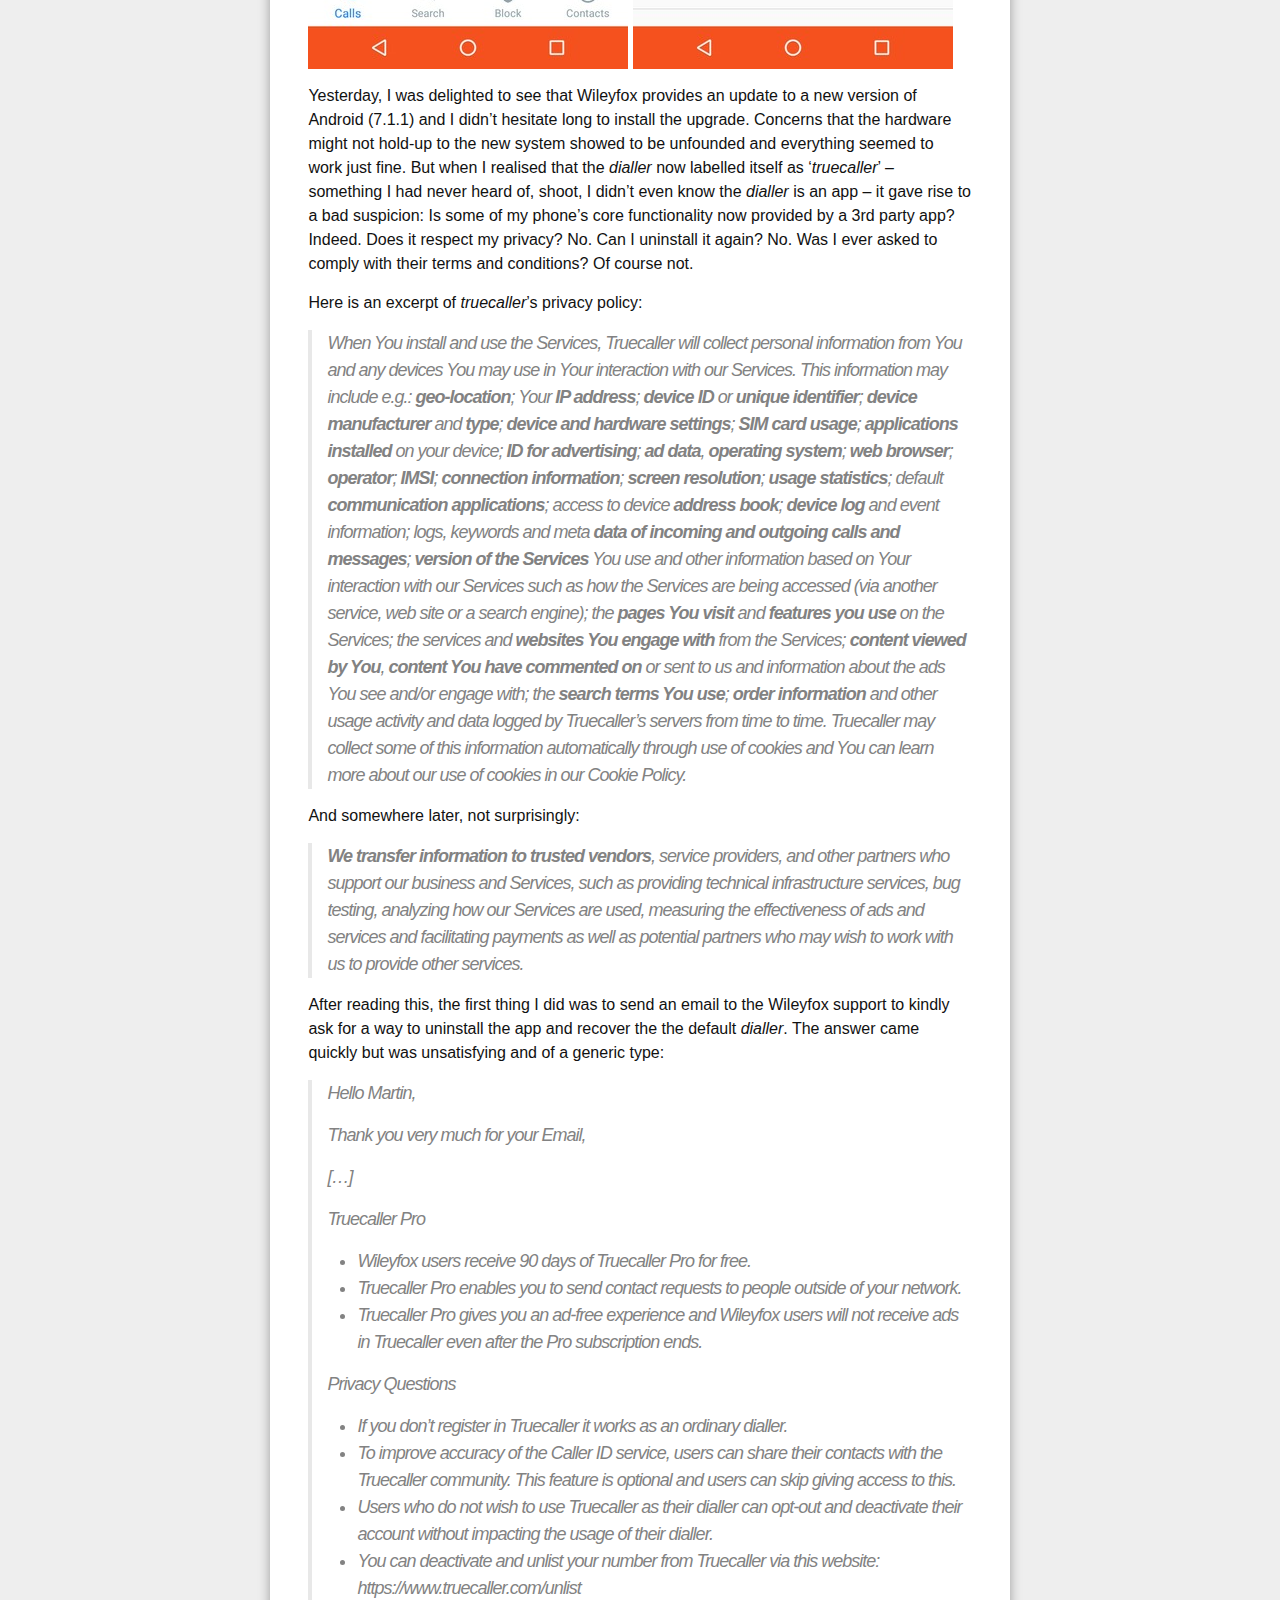
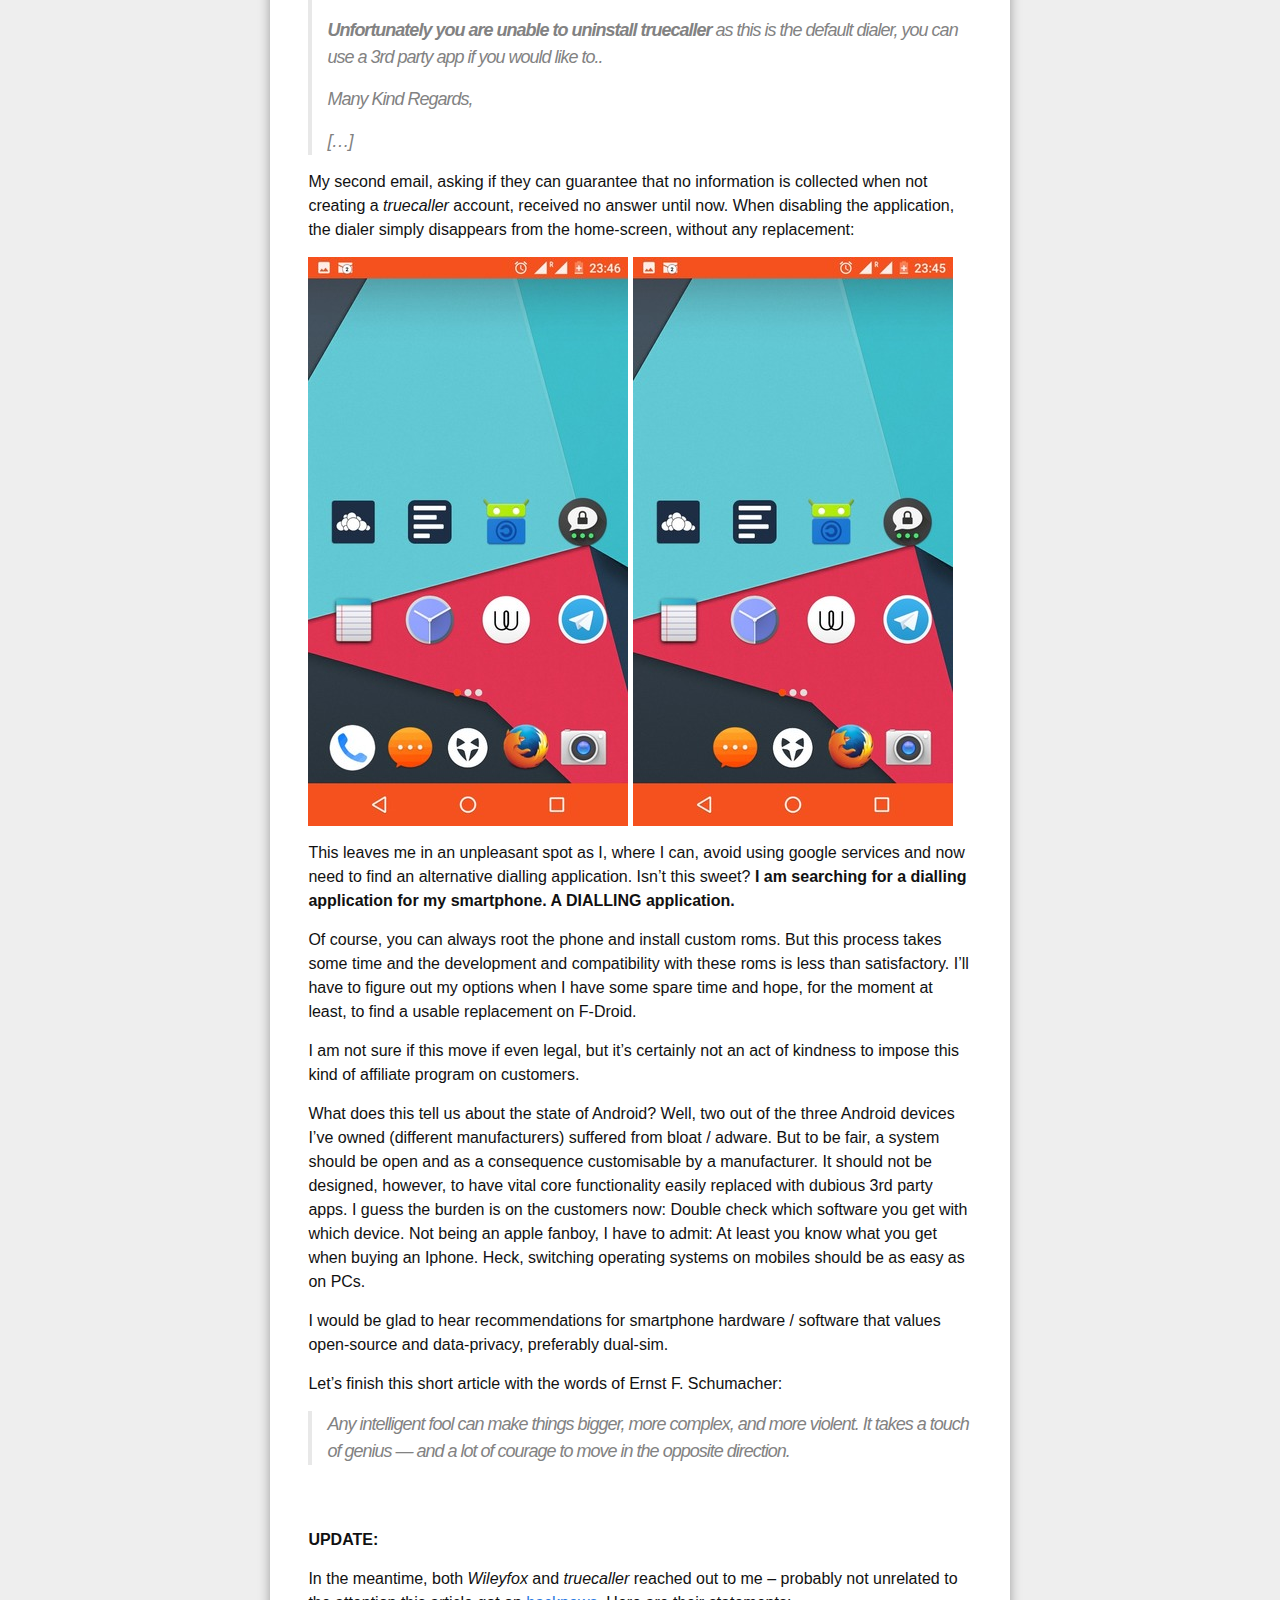
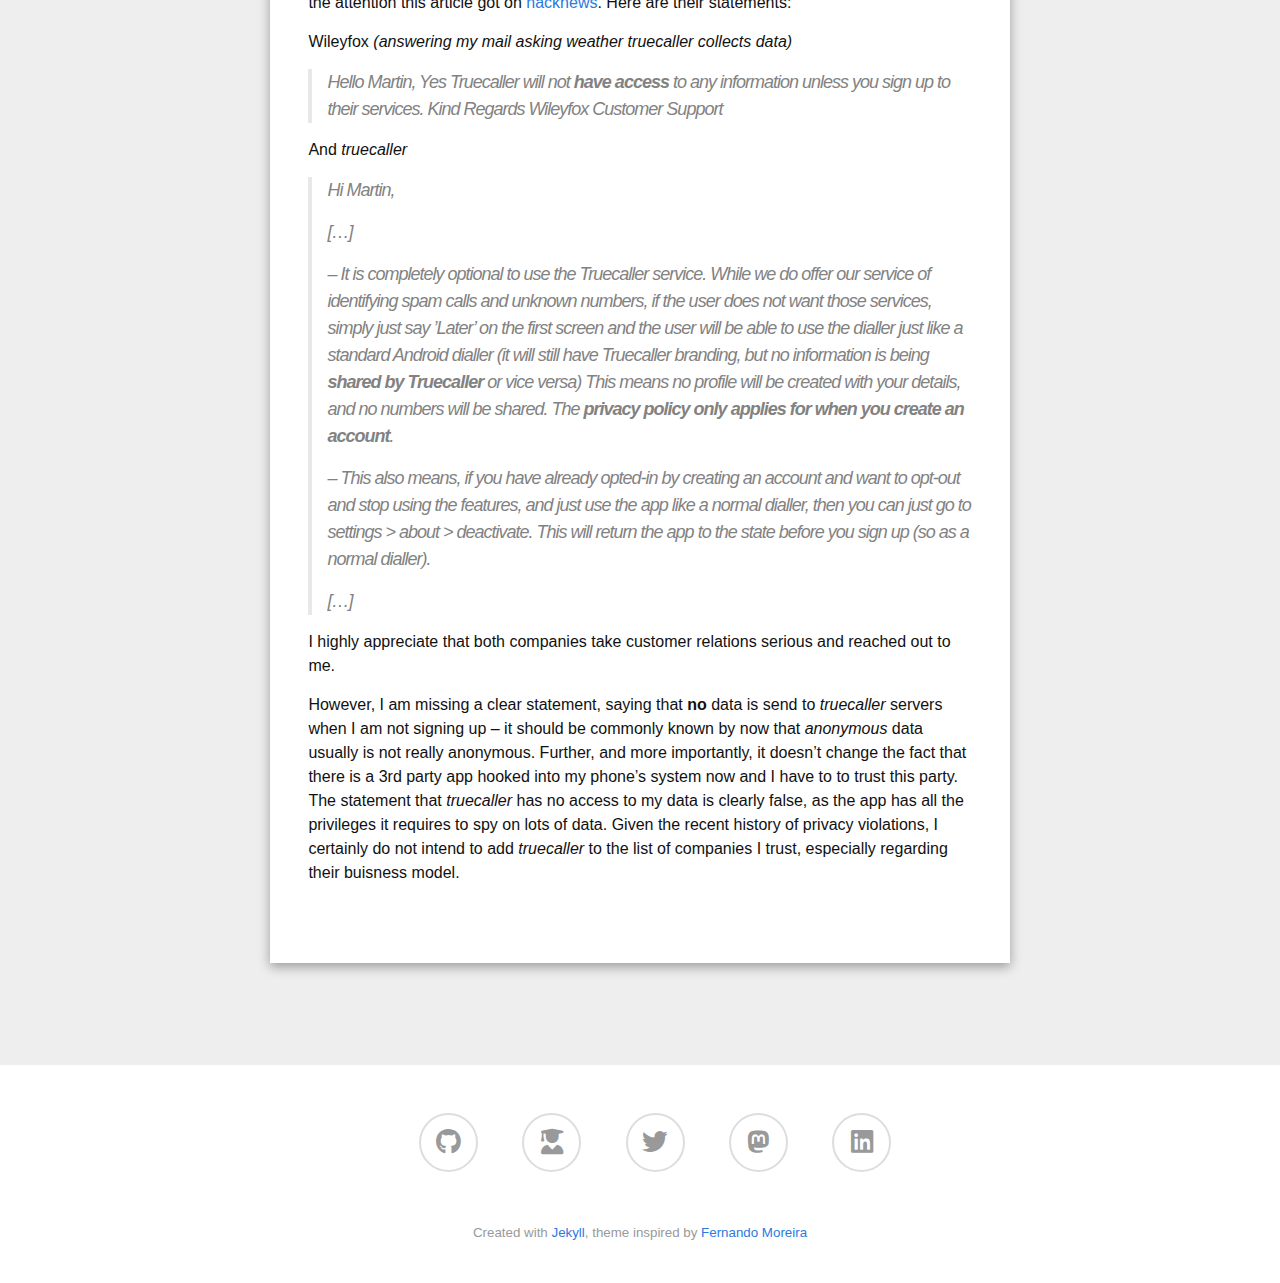
<file: article/data-privacy/2017/05/03/something-is-wrong.html>
<!DOCTYPE html>
<html>

  <head>
  <meta charset="utf-8">
  <meta http-equiv="X-UA-Compatible" content="IE=edge">
  <meta name="viewport" content="width=device-width, initial-scale=1">

  <title>Something is wrong when the ‘telephone app’ on your phone becomes 3rd party</title>
  <meta name="description" content="Since I am not living in my home country, I frequently use two different SIM cards and prefer having a phone with dual-sim support. This limits your choice s...">
  <meta name="keywords" content="Martin Rünz, Martin Ruenz, Martin Runz, Computer Vision, Computer Graphics, Research, Blog">
  <!-- <link rel="stylesheet" href="/js/lightgallery/css/lightgallery.css"> -->
  <link rel="stylesheet" href="/js/lightgallery/css/lightgallery.min.css">
  <link rel="stylesheet" href="/css/main.css">
  <link rel="stylesheet" href="/css/hl-native.css">
  <link rel="canonical" href="https://www.martinruenz.de/article/data-privacy/2017/05/03/something-is-wrong.html">
  <link rel="alternate" type="application/rss+xml" title="Martin Rünz" href="https://www.martinruenz.de/feed.xml">
  
</head>


  <body>

    <header class="site-header">

    <div class="nav-area">
    <div class="wrapper">
    <a class="site-title" href="/#page-content">Blog</a><a href="/feed.xml"><div class="icon icon--rss"><svg viewBox="0 0 16 16" xmlns="http://www.w3.org/2000/svg"><path d="M12.8 16C12.8 8.978 7.022 3.2 0 3.2V0c8.777 0 16 7.223 16 16h-3.2zM2.194 11.61c1.21 0 2.195.985 2.195 2.196 0 1.21-.985 2.194-2.196 2.194C.984 16 0 15.017 0 13.806c0-1.21.983-2.195 2.194-2.195zM10.606 16h-3.11c0-4.113-3.383-7.497-7.496-7.497v-3.11c5.818 0 10.606 4.79 10.606 10.607z"/></svg></div></a>

    <nav class="site-nav">
      <a href="#" class="menu-icon">
        <svg viewBox="0 0 18 15">
          <path fill="#424242" d="M18,1.484c0,0.82-0.665,1.484-1.484,1.484H1.484C0.665,2.969,0,2.304,0,1.484l0,0C0,0.665,0.665,0,1.484,0 h15.031C17.335,0,18,0.665,18,1.484L18,1.484z"/>
          <path fill="#424242" d="M18,7.516C18,8.335,17.335,9,16.516,9H1.484C0.665,9,0,8.335,0,7.516l0,0c0-0.82,0.665-1.484,1.484-1.484 h15.031C17.335,6.031,18,6.696,18,7.516L18,7.516z"/>
          <path fill="#424242" d="M18,13.516C18,14.335,17.335,15,16.516,15H1.484C0.665,15,0,14.335,0,13.516l0,0 c0-0.82,0.665-1.484,1.484-1.484h15.031C17.335,12.031,18,12.696,18,13.516L18,13.516z"/>
        </svg>
      </a>

      <div class="trigger">
        
          
          <a class="page-link" href="/talks/#page-content">Talks / Presentations</a>
          
        
          
          <a class="page-link" href="/publications#page-content">Publications</a>
          
        
          
          <a class="page-link" href="/about/#page-content">About</a>
          
        
          
        
          
        
          
        
      </div>
    </nav>
  </div>
  </div>

  <div class="thats-me">
    <img src="/media/martin_150.jpg" class="animated hinge fadeInDown">
    <h2 class="animated hinge fadeInDown" itemscope itemtype="http://schema.org/Person">
      Hi, my name is <strong itemprop="name">Martin Rünz</strong>I am a Lead Research Scientist at <a href="https://www.synthesia.io/">Synthesia</a>!
    </h2>
  </div>
  <!--<nav class="actions">
    <a href="/about" class="button ghost">About</a>
    <a href="/archive/master.zip" class="button ghost">Download</a>
  </nav>-->

</header>


    <div class="page-content" id="page-content">
      <div class="wrapper">
        <article class="post" itemscope itemtype="http://schema.org/BlogPosting">

  <header class="post-header">
    <span class="icon--post"><?xml version="1.0" ?><!DOCTYPE svg  PUBLIC '-//W3C//DTD SVG 1.1//EN'  'http://www.w3.org/Graphics/SVG/1.1/DTD/svg11.dtd'><svg enable-background="new 0 0 150 150" height="150px" id="Layer_1" version="1.1" viewBox="0 0 150 150" width="150px" xml:space="preserve" xmlns="http://www.w3.org/2000/svg" xmlns:xlink="http://www.w3.org/1999/xlink"><g><circle cx="75.008" cy="75" fill="#F15B5B" r="75"/></g><path d="M135.937,59.022L17.95,87.578l41.128,32.061L37.487,139.93c11.039,6.394,23.847,10.071,37.521,10.071  c39.556,0,71.937-30.63,74.773-69.463L135.937,59.022z" opacity="0.07"/><rect fill="#D1D3D4" height="9.657" transform="matrix(0.9873 0.1588 -0.1588 0.9873 18.0952 -8.4318)" width="4.864" x="59.376" y="104.184"/><path d="M54.249,121.801l-18.478,17.12c1.448,0.89,2.933,1.725,4.442,2.517l17.29-16.018L54.249,121.801z" fill="#D1D3D4"/><path d="M66.896,120.732c0.603-3.752-1.949-7.284-5.701-7.887c-3.754-0.605-7.286,1.945-7.89,5.697  c-0.604,3.756,1.947,7.285,5.701,7.891C62.758,127.037,66.292,124.484,66.896,120.732z" fill="#B1B3B6"/><path d="M52.302,93.787c0.388,5.494,4.493,10.211,10.171,11.125c5.674,0.915,11.055-2.272,13.148-7.372  L52.302,93.787z" fill="#B1B3B6"/><path d="M73.811,100.564c0.737-0.906,1.354-1.918,1.811-3.024l-23.319-3.753c0.085,1.192,0.354,2.348,0.768,3.439  L73.811,100.564z" opacity="0.15"/><path d="M129.613,75.097c0.358-2.189-1.139-4.274-3.328-4.633l-7.262-1.189c-2.189-0.358-4.275,1.14-4.634,3.33  l-2.472,15.067c-0.359,2.189,1.138,4.274,3.328,4.634l7.261,1.19c2.19,0.359,4.276-1.139,4.636-3.328L129.613,75.097z" fill="#B1B3B6"/><path d="M125.799,66.595c0.358-2.189-1.139-4.275-3.328-4.634l-12.25-2.008c-2.19-0.359-4.276,1.139-4.636,3.328  l-4.176,25.481c-0.36,2.19,1.138,4.275,3.328,4.635l12.248,2.01c2.189,0.359,4.275-1.139,4.634-3.328L125.799,66.595z" fill="#546670"/><path d="M104.359,97.498c-0.835,2.553-2.822,4.293-5.367,3.885L20.424,88.736c-2.545-0.409-4.293-2.822-3.885-5.367  l6.05-37.814c0.406-2.546,2.822-4.294,5.366-3.887l84.263,13.555c2.545,0.41,4.294,2.823,3.886,5.366L104.359,97.498z" fill="#D1D3D4"/><path d="M27.955,41.668c-2.544-0.408-4.96,1.34-5.366,3.887l-6.05,37.814c-0.408,2.545,1.34,4.958,3.885,5.367  l9.234,1.477l7.531-47.069L27.955,41.668z" fill="#B1B3B6"/><polygon opacity="0.2" points="19.912,62.287 19.563,64.459 110.231,79.044 110.908,76.924 "/><path d="M27.95,41.665c-2.553-0.406-4.953,1.332-5.359,3.882l-2.679,16.74l90.941,14.626l15.34-5.718l9.316-9.513  l0.427-2.66L27.95,41.665z" fill="#F1F1F3"/><path d="M27.95,41.667c-1.848-0.296-3.604,0.543-4.594,1.992l102.837,27.536l9.316-9.513l0.427-2.66L27.95,41.667z" fill="#FFFFFF"/><path d="M16.592,85.094c0.398,1.832,1.872,3.329,3.825,3.643l78.568,12.646c1.989,0.318,3.626-0.686,4.651-2.35  L16.592,85.094z" opacity="0.15"/><path d="M63.233,119.638c0-1.728-1.404-3.13-3.133-3.13s-3.134,1.402-3.134,3.13c0,1.731,1.405,3.132,3.134,3.132  S63.233,121.369,63.233,119.638z" fill="#939598"/><path d="M91.041,85.648c0.281-1.752-0.915-3.4-2.667-3.682c-1.752-0.279-3.398,0.914-3.68,2.666  c-0.279,1.752,0.912,3.4,2.666,3.682C89.113,88.592,90.761,87.4,91.041,85.648z" fill="#62BF82"/><circle cx="96.049" cy="86.365" fill="#DA5253" r="1.989"/></svg></span>
    <h1 class="post-title" itemprop="name headline">Something is wrong when the ‘telephone app’ on your phone becomes 3rd party</h1><hr/>
    <p class="post-meta">
      <time datetime="2017-05-03T23:53:02+02:00" itemprop="datePublished">May 3, 2017</time>
      
    </p>
  </header>

  <div class="post-content" itemprop="articleBody">
    <p>Since I am not living in my home country, I frequently use two different SIM cards and prefer having a phone with dual-sim support. This limits your choice significantly when buying a new device and last time I bought one, I opted for the Wileyfox Swift. It was cheap, had most features I desired and shipped with CyanogenMod (Android) – which, I thought, might indicate that Wileyfox delivers a slim, privacy-aware system.</p>

<p><a href="/media/truecaller/1.jpg"><img src="/media/truecaller/t1.jpg" alt="truecaller" title="truecaller" /></a> <a href="/media/truecaller/2.jpg"><img src="/media/truecaller/t2.jpg" alt="truecaller disable" title="truecaller disable" /></a></p>

<p>Yesterday, I was delighted to see that Wileyfox provides an update to a new version of Android (7.1.1) and I didn’t hesitate long to install the upgrade. Concerns that the hardware might not hold-up to the new system showed to be unfounded and everything seemed to work just fine. But when I realised that the <em>dialler</em> now labelled itself as ‘<em>truecaller</em>’ – something I had never heard of, shoot, I didn’t even know the <em>dialler</em> is an app – it gave rise to a bad suspicion: Is some of my phone’s core functionality now provided by a 3rd party app? Indeed. Does it respect my privacy? No. Can I uninstall it again? No. Was I ever asked to comply with their terms and conditions? Of course not.</p>

<p>Here is an excerpt of <em>truecaller</em>’s privacy policy:</p>

<blockquote>
  <p>When You install and use the Services, Truecaller will collect personal information from You and any devices You may use in Your interaction with our Services. This information may include e.g.: <strong>geo-location</strong>; Your <strong>IP address</strong>; <strong>device ID</strong> or <strong>unique identifier</strong>; <strong>device manufacturer</strong> and <strong>type</strong>; <strong>device and hardware settings</strong>; <strong>SIM card usage</strong>; <strong>applications installed</strong> on your device; <strong>ID for advertising</strong>; <strong>ad data</strong>, <strong>operating system</strong>; <strong>web browser</strong>; <strong>operator</strong>; <strong>IMSI</strong>; <strong>connection information</strong>; <strong>screen resolution</strong>; <strong>usage statistics</strong>; default <strong>communication applications</strong>; access to device <strong>address book</strong>; <strong>device log</strong> and event information; logs, keywords and meta <strong>data of incoming and outgoing calls and messages</strong>; <strong>version of the Services</strong> You use and other information based on Your interaction with our Services such as how the Services are being accessed (via another service, web site or a search engine); the <strong>pages You visit</strong> and <strong>features you use</strong> on the Services; the services and <strong>websites You engage with</strong> from the Services; <strong>content viewed by You</strong>, <strong>content You have commented on</strong> or sent to us and information about the ads You see and/or engage with; the <strong>search terms You use</strong>; <strong>order information</strong> and other usage activity and data logged by Truecaller’s servers from time to time. Truecaller may collect some of this information automatically through use of cookies and You can learn more about our use of cookies in our Cookie Policy.</p>
</blockquote>

<p>And somewhere later, not surprisingly:</p>

<blockquote>
  <p><strong>We transfer information to trusted vendors</strong>, service providers, and other partners who support our business and Services, such as providing technical infrastructure services, bug testing, analyzing how our Services are used, measuring the effectiveness of ads and services and facilitating payments as well as potential partners who may wish to work with us to provide other services.</p>
</blockquote>

<p>After reading this, the first thing I did was to send an email to the Wileyfox support to kindly ask for a way to uninstall the app and recover the the default <em>dialler</em>. The answer came quickly but was unsatisfying and of a generic type:</p>

<blockquote>
  <p>Hello Martin,</p>

  <p>Thank you very much for your Email,</p>

  <p>[…]</p>

  <p>Truecaller Pro</p>

  <ul>
    <li>Wileyfox users receive 90 days of Truecaller Pro for free.</li>
    <li>Truecaller Pro enables you to send contact requests to people outside of your network.</li>
    <li>Truecaller Pro gives you an ad-free experience and Wileyfox users will not receive ads in  Truecaller even after the Pro subscription ends.</li>
  </ul>

  <p>Privacy Questions</p>

  <ul>
    <li>If you don’t register in Truecaller it works as an ordinary dialler.</li>
    <li>To improve accuracy of the Caller ID service, users can share their contacts with the Truecaller community. This feature is optional and users can skip giving access to this.</li>
    <li>Users who do not wish to use Truecaller as their dialler can opt-out and deactivate their account without impacting the usage of their dialler.</li>
    <li>You can deactivate and unlist your number from Truecaller via this website: https://www.truecaller.com/unlist</li>
  </ul>

  <p><strong>Unfortunately you are unable to uninstall truecaller</strong> as this is the default dialer, you can use a 3rd party app if you would like to..</p>

  <p>Many Kind Regards,</p>

  <p>[…]</p>
</blockquote>

<p>My second email, asking if they can guarantee that no information is collected when not creating a <em>truecaller</em> account, received no answer until now. When disabling the application, the dialer simply disappears from the home-screen, without any replacement:</p>

<p><a href="/media/truecaller/3.jpg"><img src="/media/truecaller/t3.jpg" alt="truecaller enabled" title="truecaller enabled" /></a> <a href="/media/truecaller/4.jpg"><img src="/media/truecaller/t4.jpg" alt="truecaller disabled: dialler gone" title="truecaller disabled: dialler gone" /></a></p>

<p>This leaves me in an unpleasant spot as I, where I can, avoid using google services and now need to find an alternative dialling application. Isn’t this sweet? <strong>I am searching for a dialling application for my smartphone. A DIALLING application.</strong></p>

<p>Of course, you can always root the phone and install custom roms. But this process takes some time and the development and compatibility with these roms is less than satisfactory. I’ll have to figure out my options when I have some spare time and hope, for the moment at least, to find a usable replacement on F-Droid.</p>

<p>I am not sure if this move if even legal, but it’s certainly not an act of kindness to impose this kind of affiliate program on customers.</p>

<p>What does this tell us about the state of Android? Well, two out of the three Android devices I’ve owned (different manufacturers) suffered from bloat / adware. But to be fair, a system should be open and as a consequence customisable by a manufacturer. It should not be designed, however, to have vital core functionality easily replaced with dubious 3rd party apps. I guess the burden is on the customers now: Double check which software you get with which device. Not being an apple fanboy, I have to admit: At least you know what you get when buying an Iphone. Heck, switching operating systems on mobiles should be as easy as on PCs.</p>

<p>I would be glad to hear recommendations for smartphone hardware / software that values open-source and data-privacy, preferably dual-sim.</p>

<p>Let’s finish this short article with the words of Ernst F. Schumacher:</p>
<blockquote>
  <p>Any intelligent fool can make things bigger, more complex, and more violent. It takes a touch of genius — and a lot of courage to move in the opposite direction.</p>
</blockquote>

<p><br /><br />
<strong>UPDATE:</strong></p>

<p>In the meantime, both <em>Wileyfox</em> and <em>truecaller</em> reached out to me – probably not unrelated to the attention this article got on <a href="https://news.ycombinator.com/item?id=14266423">hacknews</a>. Here are their statements:</p>

<p>Wileyfox <em>(answering my mail asking weather truecaller collects data)</em></p>
<blockquote>
  <p>Hello Martin,
Yes Truecaller will not <strong>have access</strong> to any information unless you sign up to their services.
Kind Regards
Wileyfox Customer Support</p>
</blockquote>

<p>And <em>truecaller</em></p>
<blockquote>
  <p>Hi Martin,</p>

  <p>[…]</p>

  <p>– It is completely optional to use the Truecaller service. While we do offer our service of identifying spam calls and unknown numbers, if the user does not want those services, simply just say ’Later’ on the first screen and the user will be able to use the dialler just like a standard Android dialler (it will still have Truecaller branding, but no information is being <strong>shared by Truecaller</strong> or vice versa) This means no profile will be created with your details, and no numbers will be shared. The <strong>privacy policy only applies for when you create an account</strong>.</p>

  <p>– This also means, if you have already opted-in by creating an account and want to opt-out and stop using the features, and just use the app like a normal dialler, then you can just go to settings &gt; about &gt; deactivate. This will return the app to the state before you sign up (so as a normal dialler).</p>

  <p>[…]</p>
</blockquote>

<p>I highly appreciate that both companies take customer relations serious and reached out to me.</p>

<p>However, I am missing a clear statement, saying that <strong>no</strong> data is send to <em>truecaller</em> servers when I am not signing up – it should be commonly known by now that <em>anonymous</em> data usually is not really anonymous. Further, and more importantly, it doesn’t change the fact that there is a 3rd party app hooked into my phone’s system now and I have to to trust this party. The statement that <em>truecaller</em> has no access to my data is clearly false, as the app has all the privileges it requires to spy on lots of data. Given the recent history of privacy violations, I certainly do not intend to add <em>truecaller</em> to the list of companies I trust, especially regarding their buisness model.</p>

  </div>

  

</article>

      </div>
    </div>

    <footer class="footer">
  <div class="container">
    <ul class="icons">
      
      
      <li>
        <a href="https://github.com/martinruenz" class="icon-github" target="_blank">
          <i class="fa-brands fa-github"></i>
        </a>
      </li>
      
      
      <li>
        <a href="https://scholar.google.com/citations?user=Pz6kr-gAAAAJ" class="icon-scholar" target="_blank">
          <i class="fa-solid fa-user-graduate"></i>
        </a>
      </li>
      
      
      
      <li>
        <a href="https://twitter.com/martin_ruenz" class="icon-twitter" target="_blank">
          <i class="fa-brands fa-twitter"></i>
        </a>
      </li>
      
      
      <li>
        <a rel="me" href="https://sigmoid.social/@martin_ruenz" class="icon-mastodon" target="_blank">
          <i class="fa-brands fa-mastodon"></i>
        </a>
      </li>
      
      
      <li>
        <a href="https://www.linkedin.com/in/martinruenz" class="icon-linkedin" target="_blank">
          <i class="fa-brands fa-linkedin"></i>
        </a>
      </li>
      
    </ul>

    <!--
    <p class="quote">
      <i>“The key thing about all the world's big problems is that they have to be dealt with collectively. If we don't get collectively smarter, we're doomed.”</i>
      <small>– Douglas Engelbart</small>
    </p>
    -->
    <p><small>Created with <a href="http://jekyllrb.com" target="_blank">Jekyll</a>, theme inspired by <a href="http://nandomoreira.me/nandomoreira-jekyll-theme">Fernando Moreira</a></small></p>
    <!--
    <small class="clearfix">
      Made with <a href="http://jekyllrb.com" target="_blank">Jekyll</a> • <a href="" target="_blank">Open source <i class="fa fa-heart"></i></a>
    </small>
    -->
  </div>
</footer>

<a class="scroll-up fa fa-chevron-up bounce" href="#" data-position="0"></a>


  </body>

</html>
</file>
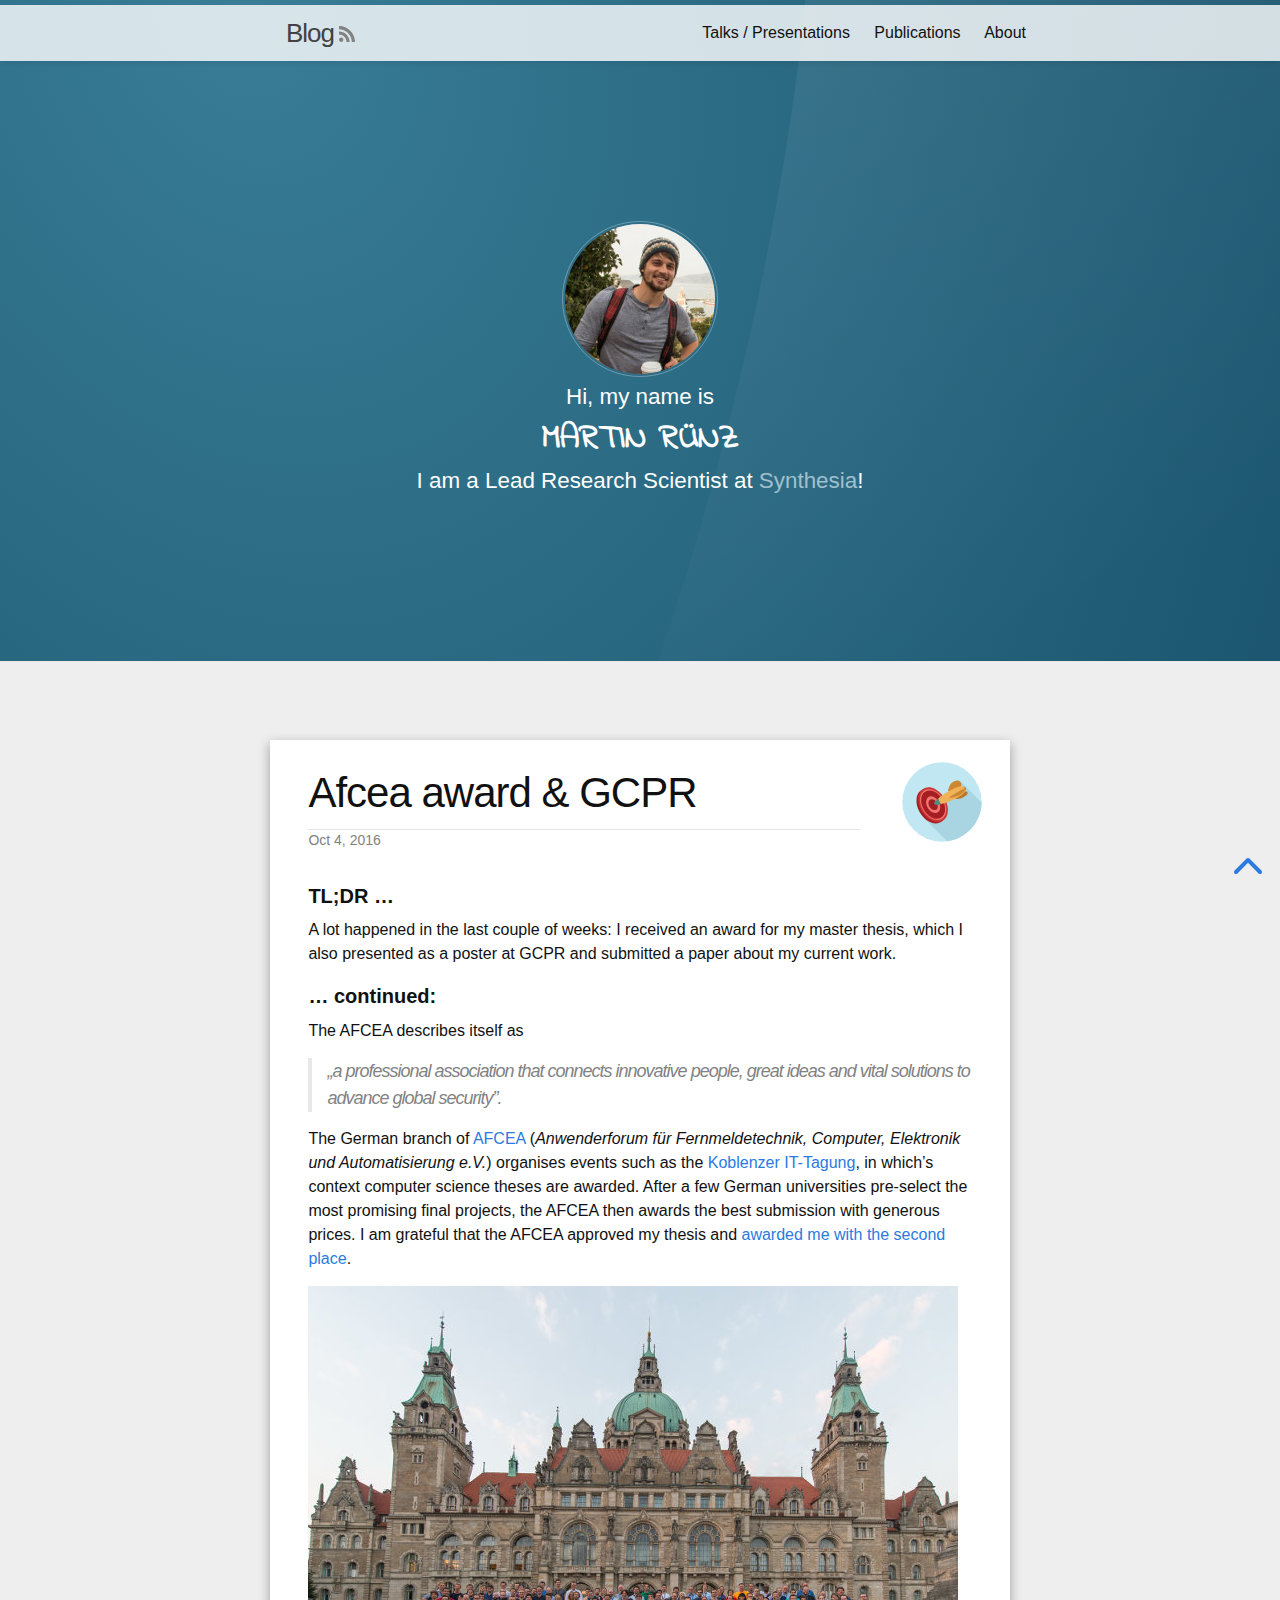
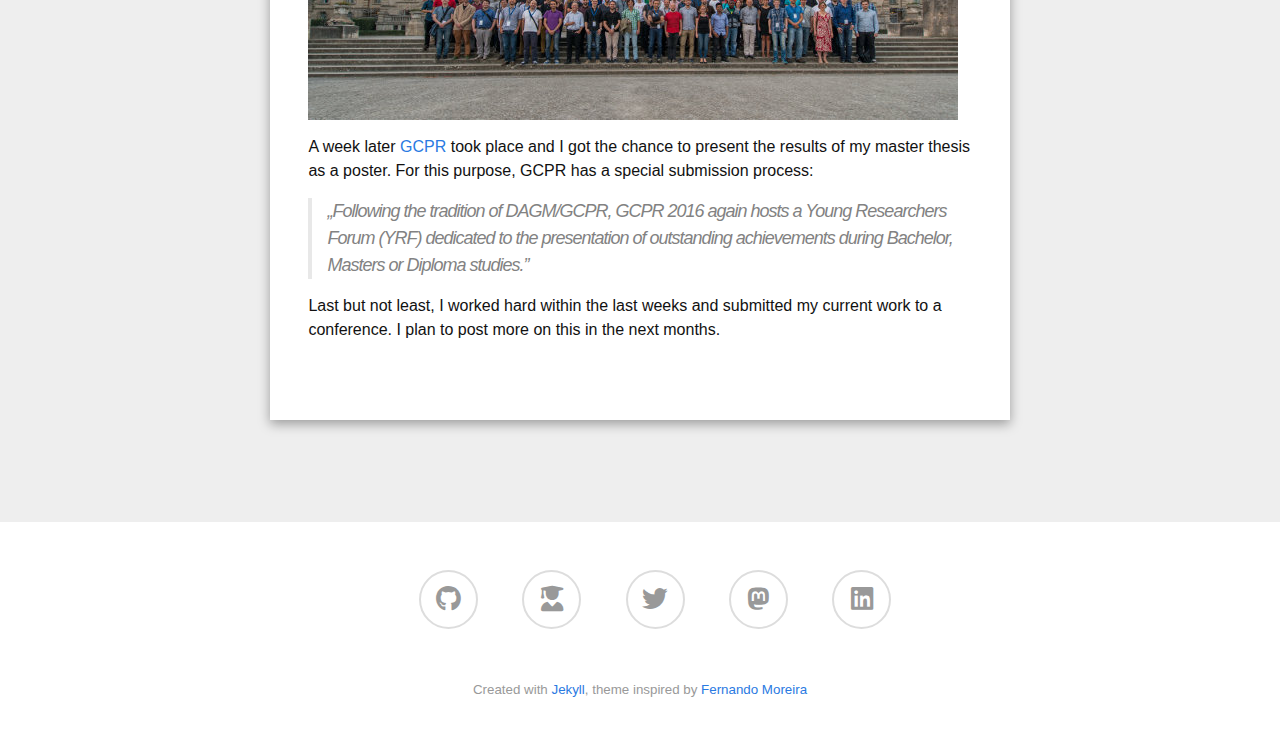
<file: article/research/2016/10/04/afcea-and-gcpr.html>
<!DOCTYPE html>
<html>

  <head>
  <meta charset="utf-8">
  <meta http-equiv="X-UA-Compatible" content="IE=edge">
  <meta name="viewport" content="width=device-width, initial-scale=1">

  <title>Afcea award & GCPR</title>
  <meta name="description" content="A lot happened in the last couple of weeks: I received an award for my master thesis, which I also presented as a poster at GCPR and submitted a paper about ...">
  <meta name="keywords" content="Martin Rünz, Martin Ruenz, Martin Runz, Computer Vision, Computer Graphics, Research, Blog">
  <!-- <link rel="stylesheet" href="/js/lightgallery/css/lightgallery.css"> -->
  <link rel="stylesheet" href="/js/lightgallery/css/lightgallery.min.css">
  <link rel="stylesheet" href="/css/main.css">
  <link rel="stylesheet" href="/css/hl-native.css">
  <link rel="canonical" href="https://www.martinruenz.de/article/research/2016/10/04/afcea-and-gcpr.html">
  <link rel="alternate" type="application/rss+xml" title="Martin Rünz" href="https://www.martinruenz.de/feed.xml">
  
</head>


  <body>

    <header class="site-header">

    <div class="nav-area">
    <div class="wrapper">
    <a class="site-title" href="/#page-content">Blog</a><a href="/feed.xml"><div class="icon icon--rss"><svg viewBox="0 0 16 16" xmlns="http://www.w3.org/2000/svg"><path d="M12.8 16C12.8 8.978 7.022 3.2 0 3.2V0c8.777 0 16 7.223 16 16h-3.2zM2.194 11.61c1.21 0 2.195.985 2.195 2.196 0 1.21-.985 2.194-2.196 2.194C.984 16 0 15.017 0 13.806c0-1.21.983-2.195 2.194-2.195zM10.606 16h-3.11c0-4.113-3.383-7.497-7.496-7.497v-3.11c5.818 0 10.606 4.79 10.606 10.607z"/></svg></div></a>

    <nav class="site-nav">
      <a href="#" class="menu-icon">
        <svg viewBox="0 0 18 15">
          <path fill="#424242" d="M18,1.484c0,0.82-0.665,1.484-1.484,1.484H1.484C0.665,2.969,0,2.304,0,1.484l0,0C0,0.665,0.665,0,1.484,0 h15.031C17.335,0,18,0.665,18,1.484L18,1.484z"/>
          <path fill="#424242" d="M18,7.516C18,8.335,17.335,9,16.516,9H1.484C0.665,9,0,8.335,0,7.516l0,0c0-0.82,0.665-1.484,1.484-1.484 h15.031C17.335,6.031,18,6.696,18,7.516L18,7.516z"/>
          <path fill="#424242" d="M18,13.516C18,14.335,17.335,15,16.516,15H1.484C0.665,15,0,14.335,0,13.516l0,0 c0-0.82,0.665-1.484,1.484-1.484h15.031C17.335,12.031,18,12.696,18,13.516L18,13.516z"/>
        </svg>
      </a>

      <div class="trigger">
        
          
          <a class="page-link" href="/talks/#page-content">Talks / Presentations</a>
          
        
          
          <a class="page-link" href="/publications#page-content">Publications</a>
          
        
          
          <a class="page-link" href="/about/#page-content">About</a>
          
        
          
        
          
        
          
        
      </div>
    </nav>
  </div>
  </div>

  <div class="thats-me">
    <img src="/media/martin_150.jpg" class="animated hinge fadeInDown">
    <h2 class="animated hinge fadeInDown" itemscope itemtype="http://schema.org/Person">
      Hi, my name is <strong itemprop="name">Martin Rünz</strong>I am a Lead Research Scientist at <a href="https://www.synthesia.io/">Synthesia</a>!
    </h2>
  </div>
  <!--<nav class="actions">
    <a href="/about" class="button ghost">About</a>
    <a href="/archive/master.zip" class="button ghost">Download</a>
  </nav>-->

</header>


    <div class="page-content" id="page-content">
      <div class="wrapper">
        <article class="post" itemscope itemtype="http://schema.org/BlogPosting">

  <header class="post-header">
    <span class="icon--post"><?xml version="1.0" ?><!DOCTYPE svg  PUBLIC '-//W3C//DTD SVG 1.1//EN'  'http://www.w3.org/Graphics/SVG/1.1/DTD/svg11.dtd'><svg enable-background="new 0 0 128 128" id="Layer_1" version="1.1" viewBox="0 0 128 128" xml:space="preserve" xmlns="http://www.w3.org/2000/svg" xmlns:xlink="http://www.w3.org/1999/xlink"><g><circle cx="64" cy="64" fill="#C1E7F3" r="63.5"/><path d="M93.6,31.3l-2.5,2.8L65.3,59.6L44.9,82.5l-10.1,7.1l37.6,37.3c30.8-4.1,54.5-30.3,55-62L93.6,31.3z" fill="#A8D5E1"/><g><path d="M50.4,45.8c12.9,7,21.7,23.7,19.7,37.4c-2,13.7-14.1,19-27,12.1c-12.9-7-21.7-23.7-19.7-37.4    C25.3,44.2,37.5,38.8,50.4,45.8z" fill="#A41E23"/><path d="M53.5,43.5c12.9,7,21.7,23.7,19.7,37.4c-2,13.7-14.1,19.1-27,12.1c-12.9-7-21.7-23.7-19.7-37.4    C28.5,41.9,40.6,36.5,53.5,43.5z" fill="#CB3634"/><path d="M53.1,46.2c11.5,6.2,19.3,21.1,17.5,33.2c-1.8,12.1-12.5,16.9-24,10.7c-11.5-6.2-19.3-21.1-17.5-33.2    C30.9,44.8,41.6,40,53.1,46.2z" fill="#F2746D"/><path d="M52.8,48.1c10.5,5.7,17.6,19.2,16,30.3c-1.6,11.1-11.5,15.4-21.9,9.8c-10.5-5.7-17.6-19.2-16-30.3    C32.5,46.8,42.4,42.5,52.8,48.1z" fill="#A41E23"/><path d="M51.6,56.4C57.8,59.7,62,67.7,61,74.2c-1,6.5-6.7,9.1-12.9,5.8c-6.2-3.3-10.4-11.3-9.4-17.8    C39.7,55.6,45.4,53,51.6,56.4z" fill="#F27670"/><path d="M51,60.4c4.1,2.2,6.9,7.5,6.2,11.8c-0.6,4.3-4.5,6-8.5,3.8c-4.1-2.2-6.9-7.5-6.2-11.8    C43.1,59.9,46.9,58.2,51,60.4z" fill="#A41E23"/><g><path d="M101.2,46.6c0,0,3.2,0.1,3.6,2.3l-1.9,1.9l-4.2-2.2L101.2,46.6z" fill="#E19F49"/><path d="M81.8,58.2c0,0,11.2,3.9,21.3-4.9c2.9-2.5,3-7-3.8-5.7C88.8,49.8,81.8,58.2,81.8,58.2z" fill="#BA772A"/><path d="M73.8,47.3c0,0,0.8-16.7,14.9-17.6c4-0.3,9,4.8,4.5,10.7C86.2,49.4,73.8,47.3,73.8,47.3z" fill="#CC8730"/><path d="M99.8,39.6c-3.3-1.6-9.8-0.7-20.6,4.8c-7.6,3.8-15.8,9.1-21.3,13.8c0.3,1.7,0.8,3.4,1.6,5     c0.8,1.6,1.8,3,3,4.2c7-1.7,16.1-5.2,23.7-9c10.8-5.5,15.4-10.1,16-13.8c-1.1-0.4-1.9-1-2.4-1.9C99.5,41.7,99.4,40.7,99.8,39.6z" fill="#F0B259"/><path d="M54.2,65.8c0.1,0.2-0.2,0.5-0.7,0.8l-3.3,1.7c-0.5,0.2-1,0.3-1,0.1c-0.1-0.2,0.2-0.5,0.7-0.8l3.3-1.7     C53.6,65.7,54.1,65.6,54.2,65.8z" fill="#122528"/><path d="M57.9,58.2c-4.7,3.9-7.5,7.4-6.6,9.1c0.9,1.8,5.3,1.5,11.3,0.1c-1.2-1.2-2.2-2.6-3-4.2     C58.7,61.5,58.1,59.9,57.9,58.2z" fill="#4B9183"/><path d="M75.4,56.5l0.2,0.9c0,0,11.5,0.7,21.5-7.2c0,0,6.7-5.2,3.2-6.1c-3.5-0.9-11.6,6-11.6,6" fill="#E19F49"/><path d="M75.4,56.5c0,0,14.5,0,23.1-8.7c6.7-6.8-3.9-3.1-3.9-3.1L75.4,56.5z" fill="#CC8730"/><path d="M99.8,39.6c-0.3,1.1-0.3,2.1,0.2,3.1c0.5,0.9,1.3,1.6,2.4,1.9c0.2-1.1,0-2.1-0.4-2.9     C101.4,40.8,100.7,40.1,99.8,39.6z" fill="#BA772A"/></g></g></g></svg></span>
    <h1 class="post-title" itemprop="name headline">Afcea award & GCPR</h1><hr/>
    <p class="post-meta">
      <time datetime="2016-10-04T18:32:00+02:00" itemprop="datePublished">Oct 4, 2016</time>
      
    </p>
  </header>

  <div class="post-content" itemprop="articleBody">
    <h4 id="tldr-">TL;DR …</h4>

<p>A lot happened in the last couple of weeks: I received an award for my master thesis, which I also presented as a poster at GCPR and submitted a paper about my current work.</p>

<h4 id="-continued">… continued:</h4>

<p>The AFCEA describes itself as</p>

<blockquote>
  <p>„a professional association that connects innovative people, great ideas and vital solutions to advance global security”.</p>
</blockquote>

<p>The German branch of <a href="http://www.afcea.de">AFCEA</a> (<em>Anwenderforum für Fernmeldetechnik, Computer, Elektronik und Automatisierung e.V.</em>) organises events such as the <a href="http://www.afcea.de/news/detail-news/news/es-wird-zeit-fuer-eine-neue-it-sicherheit.html">Koblenzer IT-Tagung</a>, in which’s context computer science theses are awarded. After a few German universities pre-select the most promising final projects, the AFCEA then awards the best submission with generous prices. I am grateful that the AFCEA approved my thesis and <a href="http://www.afcea.de/news/detail-news/news/studienpreis-erneut-verliehen.html">awarded me with the second place</a>.</p>

<p><a href="/media/gcpr-2016-medium.jpg"><img src="/media/gcpr-2016-small.jpg" alt="GCPR 2016" title="GCPR 2016" /></a></p>

<p>A week later <a href="http://www.kcmweb.de/conferences/gcpr2016">GCPR</a> took place and I got the chance to present the results of my master thesis as a poster. For this purpose, GCPR has a special submission process:</p>

<blockquote>
  <p>„Following the tradition of DAGM/GCPR, GCPR 2016 again hosts a Young Researchers Forum (YRF) dedicated to the presentation of outstanding achievements during Bachelor, Masters or Diploma studies.”</p>
</blockquote>

<p>Last but not least, I worked hard within the last weeks and submitted my current work to a conference. I plan to post more on this in the next months.</p>

  </div>

  

</article>

      </div>
    </div>

    <footer class="footer">
  <div class="container">
    <ul class="icons">
      
      
      <li>
        <a href="https://github.com/martinruenz" class="icon-github" target="_blank">
          <i class="fa-brands fa-github"></i>
        </a>
      </li>
      
      
      <li>
        <a href="https://scholar.google.com/citations?user=Pz6kr-gAAAAJ" class="icon-scholar" target="_blank">
          <i class="fa-solid fa-user-graduate"></i>
        </a>
      </li>
      
      
      
      <li>
        <a href="https://twitter.com/martin_ruenz" class="icon-twitter" target="_blank">
          <i class="fa-brands fa-twitter"></i>
        </a>
      </li>
      
      
      <li>
        <a rel="me" href="https://sigmoid.social/@martin_ruenz" class="icon-mastodon" target="_blank">
          <i class="fa-brands fa-mastodon"></i>
        </a>
      </li>
      
      
      <li>
        <a href="https://www.linkedin.com/in/martinruenz" class="icon-linkedin" target="_blank">
          <i class="fa-brands fa-linkedin"></i>
        </a>
      </li>
      
    </ul>

    <!--
    <p class="quote">
      <i>“The key thing about all the world's big problems is that they have to be dealt with collectively. If we don't get collectively smarter, we're doomed.”</i>
      <small>– Douglas Engelbart</small>
    </p>
    -->
    <p><small>Created with <a href="http://jekyllrb.com" target="_blank">Jekyll</a>, theme inspired by <a href="http://nandomoreira.me/nandomoreira-jekyll-theme">Fernando Moreira</a></small></p>
    <!--
    <small class="clearfix">
      Made with <a href="http://jekyllrb.com" target="_blank">Jekyll</a> • <a href="" target="_blank">Open source <i class="fa fa-heart"></i></a>
    </small>
    -->
  </div>
</footer>

<a class="scroll-up fa fa-chevron-up bounce" href="#" data-position="0"></a>


  </body>

</html>
</file>
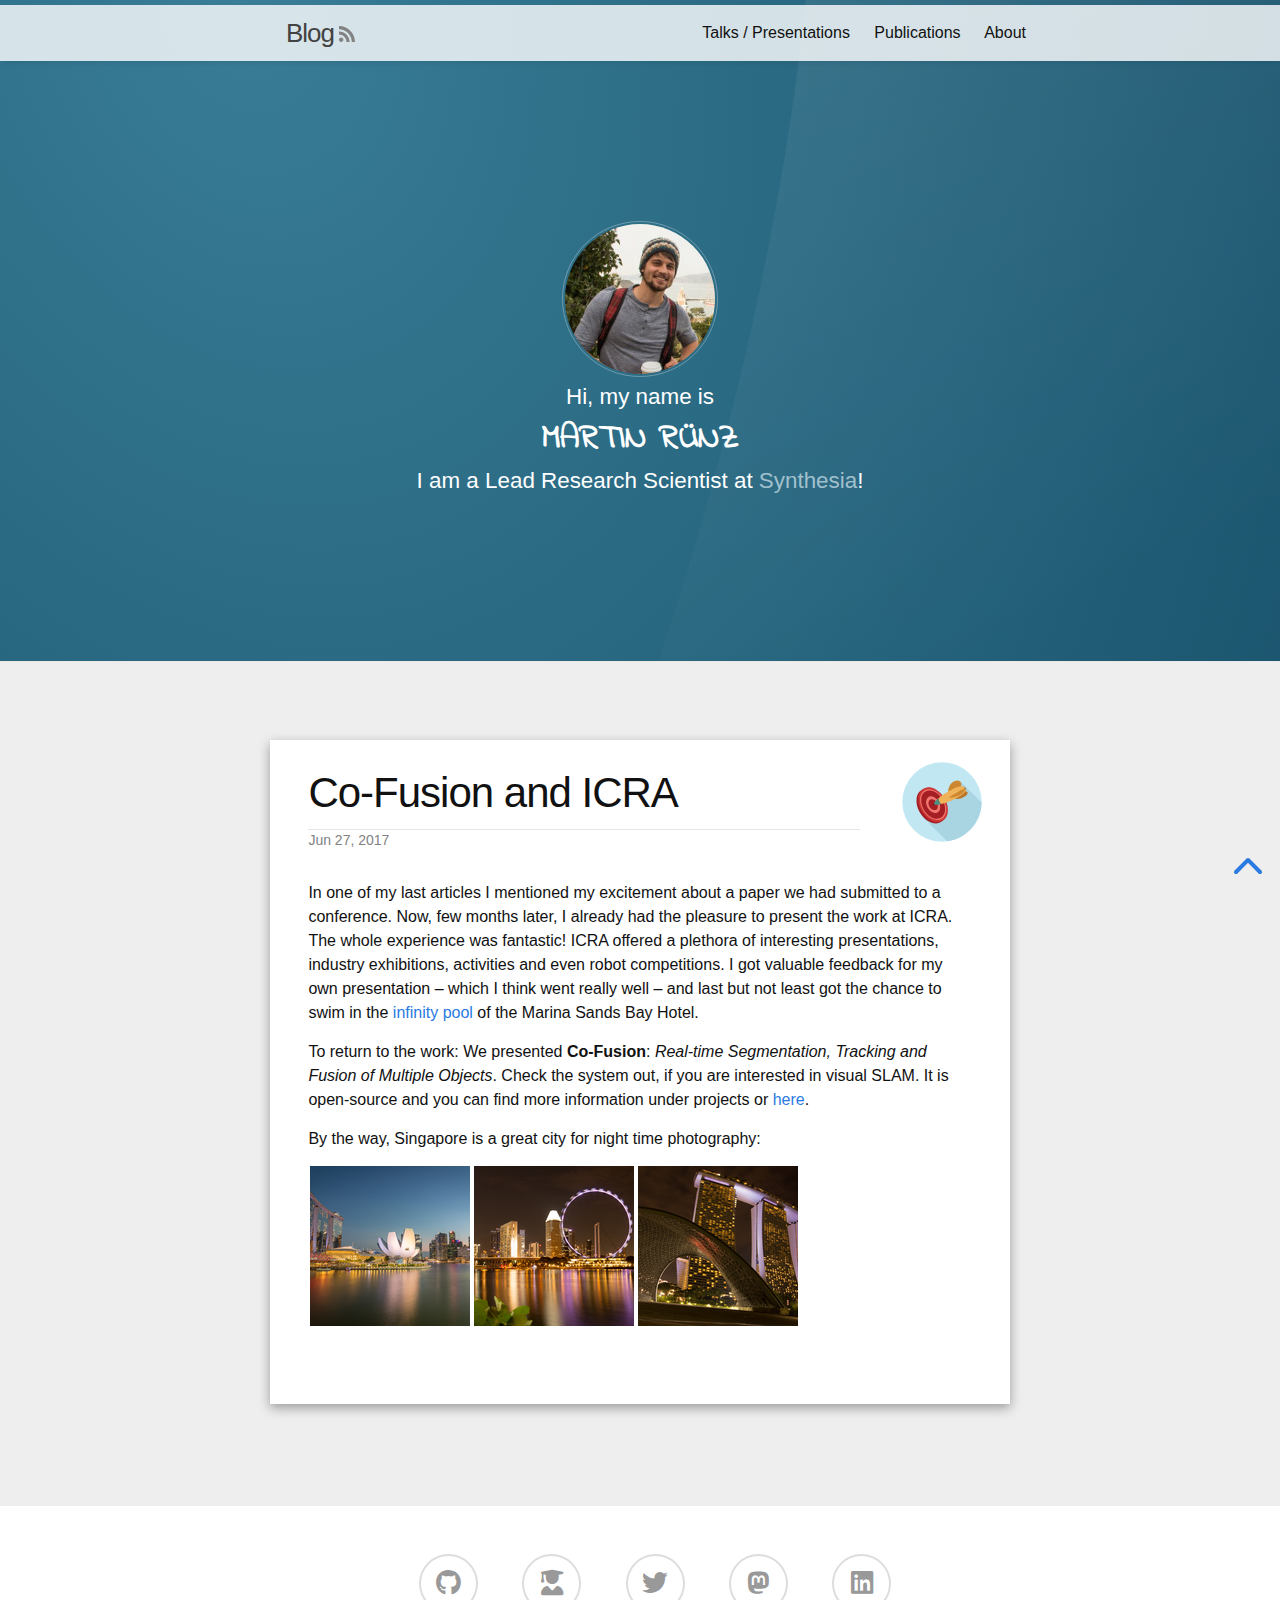
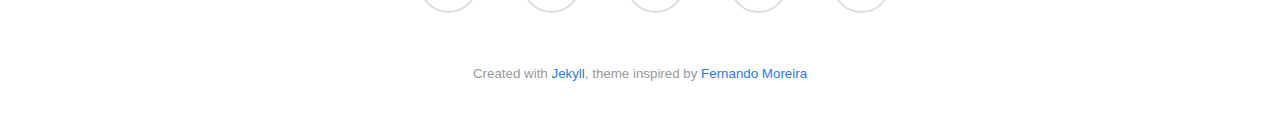
<file: article/research/2017/06/27/Co-Fusion-and-ICRA.html>
<!DOCTYPE html>
<html>

  <head>
  <meta charset="utf-8">
  <meta http-equiv="X-UA-Compatible" content="IE=edge">
  <meta name="viewport" content="width=device-width, initial-scale=1">

  <title>Co-Fusion and ICRA</title>
  <meta name="description" content="In one of my last articles I mentioned my excitement about a paper we had submitted to a conference. Now, few months later, I already had the pleasure to pre...">
  <meta name="keywords" content="Martin Rünz, Martin Ruenz, Martin Runz, Computer Vision, Computer Graphics, Research, Blog">
  <!-- <link rel="stylesheet" href="/js/lightgallery/css/lightgallery.css"> -->
  <link rel="stylesheet" href="/js/lightgallery/css/lightgallery.min.css">
  <link rel="stylesheet" href="/css/main.css">
  <link rel="stylesheet" href="/css/hl-native.css">
  <link rel="canonical" href="https://www.martinruenz.de/article/research/2017/06/27/Co-Fusion-and-ICRA.html">
  <link rel="alternate" type="application/rss+xml" title="Martin Rünz" href="https://www.martinruenz.de/feed.xml">
  
</head>


  <body>

    <header class="site-header">

    <div class="nav-area">
    <div class="wrapper">
    <a class="site-title" href="/#page-content">Blog</a><a href="/feed.xml"><div class="icon icon--rss"><svg viewBox="0 0 16 16" xmlns="http://www.w3.org/2000/svg"><path d="M12.8 16C12.8 8.978 7.022 3.2 0 3.2V0c8.777 0 16 7.223 16 16h-3.2zM2.194 11.61c1.21 0 2.195.985 2.195 2.196 0 1.21-.985 2.194-2.196 2.194C.984 16 0 15.017 0 13.806c0-1.21.983-2.195 2.194-2.195zM10.606 16h-3.11c0-4.113-3.383-7.497-7.496-7.497v-3.11c5.818 0 10.606 4.79 10.606 10.607z"/></svg></div></a>

    <nav class="site-nav">
      <a href="#" class="menu-icon">
        <svg viewBox="0 0 18 15">
          <path fill="#424242" d="M18,1.484c0,0.82-0.665,1.484-1.484,1.484H1.484C0.665,2.969,0,2.304,0,1.484l0,0C0,0.665,0.665,0,1.484,0 h15.031C17.335,0,18,0.665,18,1.484L18,1.484z"/>
          <path fill="#424242" d="M18,7.516C18,8.335,17.335,9,16.516,9H1.484C0.665,9,0,8.335,0,7.516l0,0c0-0.82,0.665-1.484,1.484-1.484 h15.031C17.335,6.031,18,6.696,18,7.516L18,7.516z"/>
          <path fill="#424242" d="M18,13.516C18,14.335,17.335,15,16.516,15H1.484C0.665,15,0,14.335,0,13.516l0,0 c0-0.82,0.665-1.484,1.484-1.484h15.031C17.335,12.031,18,12.696,18,13.516L18,13.516z"/>
        </svg>
      </a>

      <div class="trigger">
        
          
          <a class="page-link" href="/talks/#page-content">Talks / Presentations</a>
          
        
          
          <a class="page-link" href="/publications#page-content">Publications</a>
          
        
          
          <a class="page-link" href="/about/#page-content">About</a>
          
        
          
        
          
        
          
        
      </div>
    </nav>
  </div>
  </div>

  <div class="thats-me">
    <img src="/media/martin_150.jpg" class="animated hinge fadeInDown">
    <h2 class="animated hinge fadeInDown" itemscope itemtype="http://schema.org/Person">
      Hi, my name is <strong itemprop="name">Martin Rünz</strong>I am a Lead Research Scientist at <a href="https://www.synthesia.io/">Synthesia</a>!
    </h2>
  </div>
  <!--<nav class="actions">
    <a href="/about" class="button ghost">About</a>
    <a href="/archive/master.zip" class="button ghost">Download</a>
  </nav>-->

</header>


    <div class="page-content" id="page-content">
      <div class="wrapper">
        <article class="post" itemscope itemtype="http://schema.org/BlogPosting">

  <header class="post-header">
    <span class="icon--post"><?xml version="1.0" ?><!DOCTYPE svg  PUBLIC '-//W3C//DTD SVG 1.1//EN'  'http://www.w3.org/Graphics/SVG/1.1/DTD/svg11.dtd'><svg enable-background="new 0 0 128 128" id="Layer_1" version="1.1" viewBox="0 0 128 128" xml:space="preserve" xmlns="http://www.w3.org/2000/svg" xmlns:xlink="http://www.w3.org/1999/xlink"><g><circle cx="64" cy="64" fill="#C1E7F3" r="63.5"/><path d="M93.6,31.3l-2.5,2.8L65.3,59.6L44.9,82.5l-10.1,7.1l37.6,37.3c30.8-4.1,54.5-30.3,55-62L93.6,31.3z" fill="#A8D5E1"/><g><path d="M50.4,45.8c12.9,7,21.7,23.7,19.7,37.4c-2,13.7-14.1,19-27,12.1c-12.9-7-21.7-23.7-19.7-37.4    C25.3,44.2,37.5,38.8,50.4,45.8z" fill="#A41E23"/><path d="M53.5,43.5c12.9,7,21.7,23.7,19.7,37.4c-2,13.7-14.1,19.1-27,12.1c-12.9-7-21.7-23.7-19.7-37.4    C28.5,41.9,40.6,36.5,53.5,43.5z" fill="#CB3634"/><path d="M53.1,46.2c11.5,6.2,19.3,21.1,17.5,33.2c-1.8,12.1-12.5,16.9-24,10.7c-11.5-6.2-19.3-21.1-17.5-33.2    C30.9,44.8,41.6,40,53.1,46.2z" fill="#F2746D"/><path d="M52.8,48.1c10.5,5.7,17.6,19.2,16,30.3c-1.6,11.1-11.5,15.4-21.9,9.8c-10.5-5.7-17.6-19.2-16-30.3    C32.5,46.8,42.4,42.5,52.8,48.1z" fill="#A41E23"/><path d="M51.6,56.4C57.8,59.7,62,67.7,61,74.2c-1,6.5-6.7,9.1-12.9,5.8c-6.2-3.3-10.4-11.3-9.4-17.8    C39.7,55.6,45.4,53,51.6,56.4z" fill="#F27670"/><path d="M51,60.4c4.1,2.2,6.9,7.5,6.2,11.8c-0.6,4.3-4.5,6-8.5,3.8c-4.1-2.2-6.9-7.5-6.2-11.8    C43.1,59.9,46.9,58.2,51,60.4z" fill="#A41E23"/><g><path d="M101.2,46.6c0,0,3.2,0.1,3.6,2.3l-1.9,1.9l-4.2-2.2L101.2,46.6z" fill="#E19F49"/><path d="M81.8,58.2c0,0,11.2,3.9,21.3-4.9c2.9-2.5,3-7-3.8-5.7C88.8,49.8,81.8,58.2,81.8,58.2z" fill="#BA772A"/><path d="M73.8,47.3c0,0,0.8-16.7,14.9-17.6c4-0.3,9,4.8,4.5,10.7C86.2,49.4,73.8,47.3,73.8,47.3z" fill="#CC8730"/><path d="M99.8,39.6c-3.3-1.6-9.8-0.7-20.6,4.8c-7.6,3.8-15.8,9.1-21.3,13.8c0.3,1.7,0.8,3.4,1.6,5     c0.8,1.6,1.8,3,3,4.2c7-1.7,16.1-5.2,23.7-9c10.8-5.5,15.4-10.1,16-13.8c-1.1-0.4-1.9-1-2.4-1.9C99.5,41.7,99.4,40.7,99.8,39.6z" fill="#F0B259"/><path d="M54.2,65.8c0.1,0.2-0.2,0.5-0.7,0.8l-3.3,1.7c-0.5,0.2-1,0.3-1,0.1c-0.1-0.2,0.2-0.5,0.7-0.8l3.3-1.7     C53.6,65.7,54.1,65.6,54.2,65.8z" fill="#122528"/><path d="M57.9,58.2c-4.7,3.9-7.5,7.4-6.6,9.1c0.9,1.8,5.3,1.5,11.3,0.1c-1.2-1.2-2.2-2.6-3-4.2     C58.7,61.5,58.1,59.9,57.9,58.2z" fill="#4B9183"/><path d="M75.4,56.5l0.2,0.9c0,0,11.5,0.7,21.5-7.2c0,0,6.7-5.2,3.2-6.1c-3.5-0.9-11.6,6-11.6,6" fill="#E19F49"/><path d="M75.4,56.5c0,0,14.5,0,23.1-8.7c6.7-6.8-3.9-3.1-3.9-3.1L75.4,56.5z" fill="#CC8730"/><path d="M99.8,39.6c-0.3,1.1-0.3,2.1,0.2,3.1c0.5,0.9,1.3,1.6,2.4,1.9c0.2-1.1,0-2.1-0.4-2.9     C101.4,40.8,100.7,40.1,99.8,39.6z" fill="#BA772A"/></g></g></g></svg></span>
    <h1 class="post-title" itemprop="name headline">Co-Fusion and ICRA</h1><hr/>
    <p class="post-meta">
      <time datetime="2017-06-27T23:53:02+02:00" itemprop="datePublished">Jun 27, 2017</time>
      
    </p>
  </header>

  <div class="post-content" itemprop="articleBody">
    <p>In one of my last articles I mentioned my excitement about a paper we had submitted to a conference. Now, few months later, I already had the pleasure to present the work at ICRA. The whole experience was fantastic! ICRA offered a plethora of interesting presentations, industry exhibitions, activities and even robot competitions. I got valuable feedback for my own presentation – which I think went really well – and last but not least got the chance to swim in the <a href="https://duckduckgo.com/?q=Marina+Sands+Bay+Hotel+infinity+pool&amp;t=hz&amp;iax=1&amp;iar=images&amp;ia=images&amp;iaf=type%3Aphoto-photo&amp;kae=d">infinity pool</a> of the Marina Sands Bay Hotel.</p>

<p>To return to the work: We presented <strong>Co-Fusion</strong>: <em>Real-time Segmentation,
Tracking and Fusion of Multiple Objects</em>. Check the system out, if you are interested in visual SLAM. It is open-source and you can find more information under projects or <a href="http://visual.cs.ucl.ac.uk/pubs/cofusion/">here</a>.</p>

<p>By the way, Singapore is a great city for night time photography:</p>

<!--
<script type="text/javascript" src="http://code.jquery.com/jquery-latest.min.js"></script>
<link rel="stylesheet" href="js/fancybox/source/jquery.fancybox.css?v=2.1.7" type="text/css" media="screen" />
<script type="text/javascript" src="/fancybox/source/jquery.fancybox.pack.js?v=2.1.7"></script>
<script src="/js/jquery-3.2.1.slim.min.js"></script>
-->
<script src="/js/lightgallery/js/lightgallery.js"></script>

<script src="/js/lightgallery/js/lg-thumbnail.min.js"></script>

<div id="gallery-singapore_2017" class="gallery">

<a class="gallery-link" href="/galleries/singapore_2017/IMG_1302-HDR.jpg" title="" rel="singapore_2017"><div class="gallery-overlay" style="height: 160px; width: 160px;"></div><img src="/galleries/thumbnails/singapore_2017/IMG_1302-HDR-thumb.jpg" class="thumbnail" width="160" height="160" /></a><a class="gallery-link" href="/galleries/singapore_2017/IMG_1313.jpg" title="" rel="singapore_2017"><div class="gallery-overlay" style="height: 160px; width: 160px;"></div><img src="/galleries/thumbnails/singapore_2017/IMG_1313-thumb.jpg" class="thumbnail" width="160" height="160" /></a><a class="gallery-link" href="/galleries/singapore_2017/IMG_1353.jpg" title="" rel="singapore_2017"><div class="gallery-overlay" style="height: 160px; width: 160px;"></div><img src="/galleries/thumbnails/singapore_2017/IMG_1353-thumb.jpg" class="thumbnail" width="160" height="160" /></a>

</div>

<script type="text/javascript">lightGallery(document.getElementById('gallery-singapore_2017'),{thumbnail:true});</script>


  </div>

  

</article>

      </div>
    </div>

    <footer class="footer">
  <div class="container">
    <ul class="icons">
      
      
      <li>
        <a href="https://github.com/martinruenz" class="icon-github" target="_blank">
          <i class="fa-brands fa-github"></i>
        </a>
      </li>
      
      
      <li>
        <a href="https://scholar.google.com/citations?user=Pz6kr-gAAAAJ" class="icon-scholar" target="_blank">
          <i class="fa-solid fa-user-graduate"></i>
        </a>
      </li>
      
      
      
      <li>
        <a href="https://twitter.com/martin_ruenz" class="icon-twitter" target="_blank">
          <i class="fa-brands fa-twitter"></i>
        </a>
      </li>
      
      
      <li>
        <a rel="me" href="https://sigmoid.social/@martin_ruenz" class="icon-mastodon" target="_blank">
          <i class="fa-brands fa-mastodon"></i>
        </a>
      </li>
      
      
      <li>
        <a href="https://www.linkedin.com/in/martinruenz" class="icon-linkedin" target="_blank">
          <i class="fa-brands fa-linkedin"></i>
        </a>
      </li>
      
    </ul>

    <!--
    <p class="quote">
      <i>“The key thing about all the world's big problems is that they have to be dealt with collectively. If we don't get collectively smarter, we're doomed.”</i>
      <small>– Douglas Engelbart</small>
    </p>
    -->
    <p><small>Created with <a href="http://jekyllrb.com" target="_blank">Jekyll</a>, theme inspired by <a href="http://nandomoreira.me/nandomoreira-jekyll-theme">Fernando Moreira</a></small></p>
    <!--
    <small class="clearfix">
      Made with <a href="http://jekyllrb.com" target="_blank">Jekyll</a> • <a href="" target="_blank">Open source <i class="fa fa-heart"></i></a>
    </small>
    -->
  </div>
</footer>

<a class="scroll-up fa fa-chevron-up bounce" href="#" data-position="0"></a>


  </body>

</html>
</file>
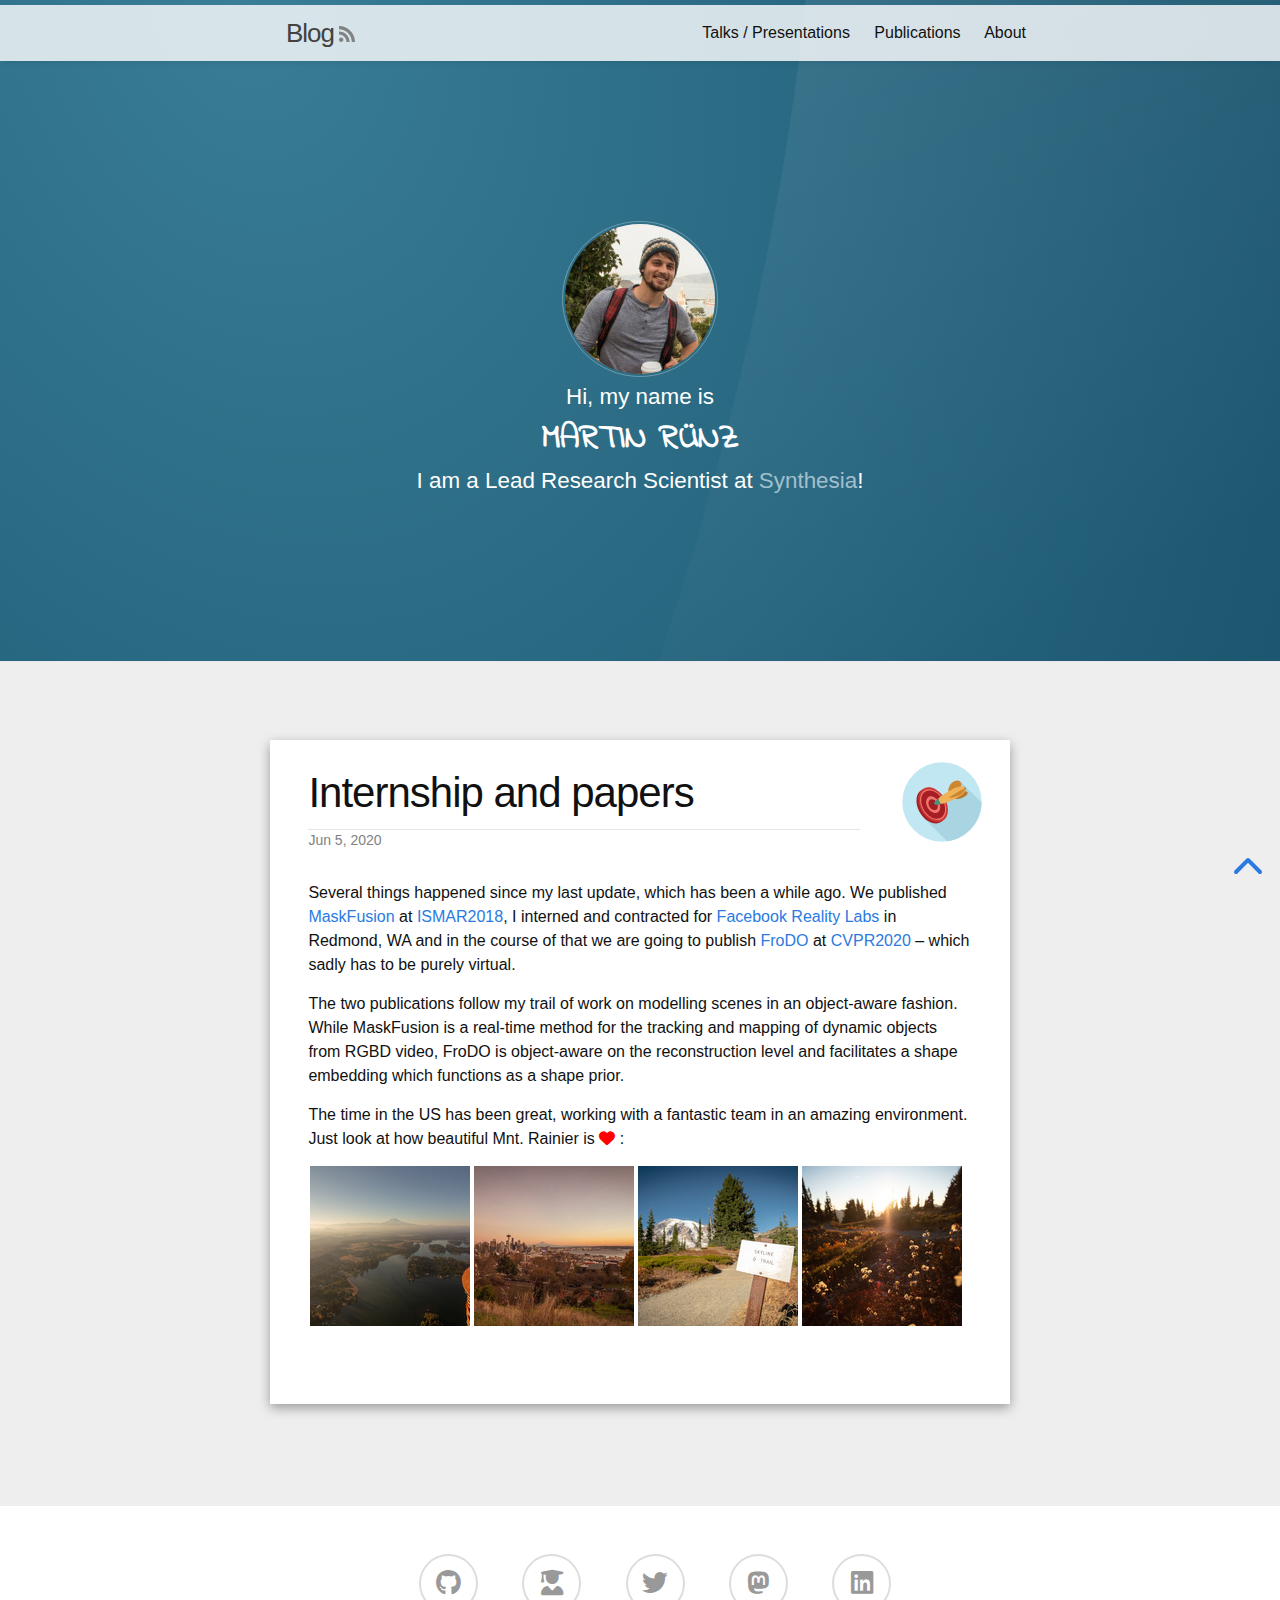
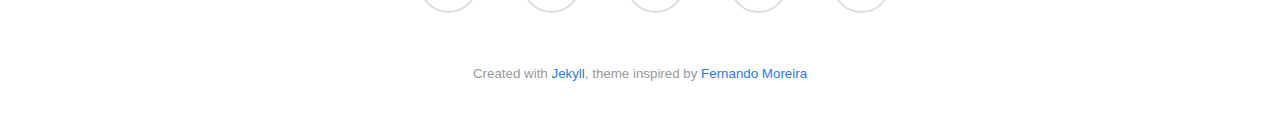
<file: article/research/2020/06/05/papers-internship.html>
<!DOCTYPE html>
<html>

  <head>
  <meta charset="utf-8">
  <meta http-equiv="X-UA-Compatible" content="IE=edge">
  <meta name="viewport" content="width=device-width, initial-scale=1">

  <title>Internship and papers</title>
  <meta name="description" content="Several things happened since my last update, which has been a while ago. We published MaskFusion at ISMAR2018, I interned and contracted for Facebook Realit...">
  <meta name="keywords" content="Martin Rünz, Martin Ruenz, Martin Runz, Computer Vision, Computer Graphics, Research, Blog">
  <!-- <link rel="stylesheet" href="/js/lightgallery/css/lightgallery.css"> -->
  <link rel="stylesheet" href="/js/lightgallery/css/lightgallery.min.css">
  <link rel="stylesheet" href="/css/main.css">
  <link rel="stylesheet" href="/css/hl-native.css">
  <link rel="canonical" href="https://www.martinruenz.de/article/research/2020/06/05/papers-internship.html">
  <link rel="alternate" type="application/rss+xml" title="Martin Rünz" href="https://www.martinruenz.de/feed.xml">
  
</head>


  <body>

    <header class="site-header">

    <div class="nav-area">
    <div class="wrapper">
    <a class="site-title" href="/#page-content">Blog</a><a href="/feed.xml"><div class="icon icon--rss"><svg viewBox="0 0 16 16" xmlns="http://www.w3.org/2000/svg"><path d="M12.8 16C12.8 8.978 7.022 3.2 0 3.2V0c8.777 0 16 7.223 16 16h-3.2zM2.194 11.61c1.21 0 2.195.985 2.195 2.196 0 1.21-.985 2.194-2.196 2.194C.984 16 0 15.017 0 13.806c0-1.21.983-2.195 2.194-2.195zM10.606 16h-3.11c0-4.113-3.383-7.497-7.496-7.497v-3.11c5.818 0 10.606 4.79 10.606 10.607z"/></svg></div></a>

    <nav class="site-nav">
      <a href="#" class="menu-icon">
        <svg viewBox="0 0 18 15">
          <path fill="#424242" d="M18,1.484c0,0.82-0.665,1.484-1.484,1.484H1.484C0.665,2.969,0,2.304,0,1.484l0,0C0,0.665,0.665,0,1.484,0 h15.031C17.335,0,18,0.665,18,1.484L18,1.484z"/>
          <path fill="#424242" d="M18,7.516C18,8.335,17.335,9,16.516,9H1.484C0.665,9,0,8.335,0,7.516l0,0c0-0.82,0.665-1.484,1.484-1.484 h15.031C17.335,6.031,18,6.696,18,7.516L18,7.516z"/>
          <path fill="#424242" d="M18,13.516C18,14.335,17.335,15,16.516,15H1.484C0.665,15,0,14.335,0,13.516l0,0 c0-0.82,0.665-1.484,1.484-1.484h15.031C17.335,12.031,18,12.696,18,13.516L18,13.516z"/>
        </svg>
      </a>

      <div class="trigger">
        
          
          <a class="page-link" href="/talks/#page-content">Talks / Presentations</a>
          
        
          
          <a class="page-link" href="/publications#page-content">Publications</a>
          
        
          
          <a class="page-link" href="/about/#page-content">About</a>
          
        
          
        
          
        
          
        
      </div>
    </nav>
  </div>
  </div>

  <div class="thats-me">
    <img src="/media/martin_150.jpg" class="animated hinge fadeInDown">
    <h2 class="animated hinge fadeInDown" itemscope itemtype="http://schema.org/Person">
      Hi, my name is <strong itemprop="name">Martin Rünz</strong>I am a Lead Research Scientist at <a href="https://www.synthesia.io/">Synthesia</a>!
    </h2>
  </div>
  <!--<nav class="actions">
    <a href="/about" class="button ghost">About</a>
    <a href="/archive/master.zip" class="button ghost">Download</a>
  </nav>-->

</header>


    <div class="page-content" id="page-content">
      <div class="wrapper">
        <article class="post" itemscope itemtype="http://schema.org/BlogPosting">

  <header class="post-header">
    <span class="icon--post"><?xml version="1.0" ?><!DOCTYPE svg  PUBLIC '-//W3C//DTD SVG 1.1//EN'  'http://www.w3.org/Graphics/SVG/1.1/DTD/svg11.dtd'><svg enable-background="new 0 0 128 128" id="Layer_1" version="1.1" viewBox="0 0 128 128" xml:space="preserve" xmlns="http://www.w3.org/2000/svg" xmlns:xlink="http://www.w3.org/1999/xlink"><g><circle cx="64" cy="64" fill="#C1E7F3" r="63.5"/><path d="M93.6,31.3l-2.5,2.8L65.3,59.6L44.9,82.5l-10.1,7.1l37.6,37.3c30.8-4.1,54.5-30.3,55-62L93.6,31.3z" fill="#A8D5E1"/><g><path d="M50.4,45.8c12.9,7,21.7,23.7,19.7,37.4c-2,13.7-14.1,19-27,12.1c-12.9-7-21.7-23.7-19.7-37.4    C25.3,44.2,37.5,38.8,50.4,45.8z" fill="#A41E23"/><path d="M53.5,43.5c12.9,7,21.7,23.7,19.7,37.4c-2,13.7-14.1,19.1-27,12.1c-12.9-7-21.7-23.7-19.7-37.4    C28.5,41.9,40.6,36.5,53.5,43.5z" fill="#CB3634"/><path d="M53.1,46.2c11.5,6.2,19.3,21.1,17.5,33.2c-1.8,12.1-12.5,16.9-24,10.7c-11.5-6.2-19.3-21.1-17.5-33.2    C30.9,44.8,41.6,40,53.1,46.2z" fill="#F2746D"/><path d="M52.8,48.1c10.5,5.7,17.6,19.2,16,30.3c-1.6,11.1-11.5,15.4-21.9,9.8c-10.5-5.7-17.6-19.2-16-30.3    C32.5,46.8,42.4,42.5,52.8,48.1z" fill="#A41E23"/><path d="M51.6,56.4C57.8,59.7,62,67.7,61,74.2c-1,6.5-6.7,9.1-12.9,5.8c-6.2-3.3-10.4-11.3-9.4-17.8    C39.7,55.6,45.4,53,51.6,56.4z" fill="#F27670"/><path d="M51,60.4c4.1,2.2,6.9,7.5,6.2,11.8c-0.6,4.3-4.5,6-8.5,3.8c-4.1-2.2-6.9-7.5-6.2-11.8    C43.1,59.9,46.9,58.2,51,60.4z" fill="#A41E23"/><g><path d="M101.2,46.6c0,0,3.2,0.1,3.6,2.3l-1.9,1.9l-4.2-2.2L101.2,46.6z" fill="#E19F49"/><path d="M81.8,58.2c0,0,11.2,3.9,21.3-4.9c2.9-2.5,3-7-3.8-5.7C88.8,49.8,81.8,58.2,81.8,58.2z" fill="#BA772A"/><path d="M73.8,47.3c0,0,0.8-16.7,14.9-17.6c4-0.3,9,4.8,4.5,10.7C86.2,49.4,73.8,47.3,73.8,47.3z" fill="#CC8730"/><path d="M99.8,39.6c-3.3-1.6-9.8-0.7-20.6,4.8c-7.6,3.8-15.8,9.1-21.3,13.8c0.3,1.7,0.8,3.4,1.6,5     c0.8,1.6,1.8,3,3,4.2c7-1.7,16.1-5.2,23.7-9c10.8-5.5,15.4-10.1,16-13.8c-1.1-0.4-1.9-1-2.4-1.9C99.5,41.7,99.4,40.7,99.8,39.6z" fill="#F0B259"/><path d="M54.2,65.8c0.1,0.2-0.2,0.5-0.7,0.8l-3.3,1.7c-0.5,0.2-1,0.3-1,0.1c-0.1-0.2,0.2-0.5,0.7-0.8l3.3-1.7     C53.6,65.7,54.1,65.6,54.2,65.8z" fill="#122528"/><path d="M57.9,58.2c-4.7,3.9-7.5,7.4-6.6,9.1c0.9,1.8,5.3,1.5,11.3,0.1c-1.2-1.2-2.2-2.6-3-4.2     C58.7,61.5,58.1,59.9,57.9,58.2z" fill="#4B9183"/><path d="M75.4,56.5l0.2,0.9c0,0,11.5,0.7,21.5-7.2c0,0,6.7-5.2,3.2-6.1c-3.5-0.9-11.6,6-11.6,6" fill="#E19F49"/><path d="M75.4,56.5c0,0,14.5,0,23.1-8.7c6.7-6.8-3.9-3.1-3.9-3.1L75.4,56.5z" fill="#CC8730"/><path d="M99.8,39.6c-0.3,1.1-0.3,2.1,0.2,3.1c0.5,0.9,1.3,1.6,2.4,1.9c0.2-1.1,0-2.1-0.4-2.9     C101.4,40.8,100.7,40.1,99.8,39.6z" fill="#BA772A"/></g></g></g></svg></span>
    <h1 class="post-title" itemprop="name headline">Internship and papers</h1><hr/>
    <p class="post-meta">
      <time datetime="2020-06-05T11:00:00+02:00" itemprop="datePublished">Jun 5, 2020</time>
      
    </p>
  </header>

  <div class="post-content" itemprop="articleBody">
    <p>Several things happened since my last update, which has been a while ago. We published <a href="/publications#maskfusion-2018">MaskFusion</a> at <a href="https://www.ismar2018.org/">ISMAR2018</a>, I interned and contracted for <a href="https://research.fb.com/category/augmented-reality-virtual-reality">Facebook Reality Labs</a> in Redmond, WA and in the course of that we are going to publish <a href="/publications#frodo-2020">FroDO</a> at <a href="http://cvpr2020.thecvf.com/">CVPR2020</a> – which sadly has to be purely virtual.</p>

<p>The two publications follow my trail of work on modelling scenes in an object-aware fashion. While MaskFusion is a real-time method for the tracking and mapping of dynamic objects from RGBD video, FroDO is object-aware on the reconstruction level and facilitates a shape embedding which functions as a shape prior.</p>

<p>The time in the US has been great, working with a fantastic team in an amazing environment. Just look at how beautiful Mnt. Rainier is <i class="fa fa-heart" aria-hidden="true" style="color: #ff0000;"></i>
:</p>

<script src="/js/lightgallery/js/lightgallery.js"></script>

<script src="/js/lightgallery/js/lg-thumbnail.min.js"></script>

<div id="gallery-seattle_2018" class="gallery">

<a class="gallery-link" href="/galleries/seattle_2018/rainier1.jpg" title="" rel="seattle_2018"><div class="gallery-overlay" style="height: 160px; width: 160px;"></div><img src="/galleries/thumbnails/seattle_2018/rainier1-thumb.jpg" class="thumbnail" width="160" height="160" /></a><a class="gallery-link" href="/galleries/seattle_2018/rainier2.jpg" title="" rel="seattle_2018"><div class="gallery-overlay" style="height: 160px; width: 160px;"></div><img src="/galleries/thumbnails/seattle_2018/rainier2-thumb.jpg" class="thumbnail" width="160" height="160" /></a><a class="gallery-link" href="/galleries/seattle_2018/rainier3.jpg" title="" rel="seattle_2018"><div class="gallery-overlay" style="height: 160px; width: 160px;"></div><img src="/galleries/thumbnails/seattle_2018/rainier3-thumb.jpg" class="thumbnail" width="160" height="160" /></a><a class="gallery-link" href="/galleries/seattle_2018/rainier4.jpg" title="" rel="seattle_2018"><div class="gallery-overlay" style="height: 160px; width: 160px;"></div><img src="/galleries/thumbnails/seattle_2018/rainier4-thumb.jpg" class="thumbnail" width="160" height="160" /></a>

</div>

<script type="text/javascript">lightGallery(document.getElementById('gallery-seattle_2018'),{thumbnail:true});</script>


  </div>

  

</article>

      </div>
    </div>

    <footer class="footer">
  <div class="container">
    <ul class="icons">
      
      
      <li>
        <a href="https://github.com/martinruenz" class="icon-github" target="_blank">
          <i class="fa-brands fa-github"></i>
        </a>
      </li>
      
      
      <li>
        <a href="https://scholar.google.com/citations?user=Pz6kr-gAAAAJ" class="icon-scholar" target="_blank">
          <i class="fa-solid fa-user-graduate"></i>
        </a>
      </li>
      
      
      
      <li>
        <a href="https://twitter.com/martin_ruenz" class="icon-twitter" target="_blank">
          <i class="fa-brands fa-twitter"></i>
        </a>
      </li>
      
      
      <li>
        <a rel="me" href="https://sigmoid.social/@martin_ruenz" class="icon-mastodon" target="_blank">
          <i class="fa-brands fa-mastodon"></i>
        </a>
      </li>
      
      
      <li>
        <a href="https://www.linkedin.com/in/martinruenz" class="icon-linkedin" target="_blank">
          <i class="fa-brands fa-linkedin"></i>
        </a>
      </li>
      
    </ul>

    <!--
    <p class="quote">
      <i>“The key thing about all the world's big problems is that they have to be dealt with collectively. If we don't get collectively smarter, we're doomed.”</i>
      <small>– Douglas Engelbart</small>
    </p>
    -->
    <p><small>Created with <a href="http://jekyllrb.com" target="_blank">Jekyll</a>, theme inspired by <a href="http://nandomoreira.me/nandomoreira-jekyll-theme">Fernando Moreira</a></small></p>
    <!--
    <small class="clearfix">
      Made with <a href="http://jekyllrb.com" target="_blank">Jekyll</a> • <a href="" target="_blank">Open source <i class="fa fa-heart"></i></a>
    </small>
    -->
  </div>
</footer>

<a class="scroll-up fa fa-chevron-up bounce" href="#" data-position="0"></a>


  </body>

</html>
</file>
<file: js/lightgallery/css/lightgallery.css>
@font-face {
  font-family: 'lg';
  src: url("../fonts/lg.eot?n1z373");
  src: url("../fonts/lg.eot?#iefixn1z373") format("embedded-opentype"), url("../fonts/lg.woff?n1z373") format("woff"), url("../fonts/lg.ttf?n1z373") format("truetype"), url("../fonts/lg.svg?n1z373#lg") format("svg");
  font-weight: normal;
  font-style: normal;
}
.lg-icon {
  font-family: 'lg';
  speak: none;
  font-style: normal;
  font-weight: normal;
  font-variant: normal;
  text-transform: none;
  line-height: 1;
  /* Better Font Rendering =========== */
  -webkit-font-smoothing: antialiased;
  -moz-osx-font-smoothing: grayscale;
}

.lg-actions .lg-next, .lg-actions .lg-prev {
  background-color: rgba(0, 0, 0, 0.45);
  border-radius: 2px;
  color: #999;
  cursor: pointer;
  display: block;
  font-size: 22px;
  margin-top: -10px;
  padding: 8px 10px 9px;
  position: absolute;
  top: 50%;
  z-index: 1080;
}
.lg-actions .lg-next.disabled, .lg-actions .lg-prev.disabled {
  pointer-events: none;
  opacity: 0.5;
}
.lg-actions .lg-next:hover, .lg-actions .lg-prev:hover {
  color: #FFF;
}
.lg-actions .lg-next {
  right: 20px;
}
.lg-actions .lg-next:before {
  content: "\e095";
}
.lg-actions .lg-prev {
  left: 20px;
}
.lg-actions .lg-prev:after {
  content: "\e094";
}

@-webkit-keyframes lg-right-end {
  0% {
    left: 0;
  }
  50% {
    left: -30px;
  }
  100% {
    left: 0;
  }
}
@-moz-keyframes lg-right-end {
  0% {
    left: 0;
  }
  50% {
    left: -30px;
  }
  100% {
    left: 0;
  }
}
@-ms-keyframes lg-right-end {
  0% {
    left: 0;
  }
  50% {
    left: -30px;
  }
  100% {
    left: 0;
  }
}
@keyframes lg-right-end {
  0% {
    left: 0;
  }
  50% {
    left: -30px;
  }
  100% {
    left: 0;
  }
}
@-webkit-keyframes lg-left-end {
  0% {
    left: 0;
  }
  50% {
    left: 30px;
  }
  100% {
    left: 0;
  }
}
@-moz-keyframes lg-left-end {
  0% {
    left: 0;
  }
  50% {
    left: 30px;
  }
  100% {
    left: 0;
  }
}
@-ms-keyframes lg-left-end {
  0% {
    left: 0;
  }
  50% {
    left: 30px;
  }
  100% {
    left: 0;
  }
}
@keyframes lg-left-end {
  0% {
    left: 0;
  }
  50% {
    left: 30px;
  }
  100% {
    left: 0;
  }
}
.lg-outer.lg-right-end .lg-object {
  -webkit-animation: lg-right-end 0.3s;
  -o-animation: lg-right-end 0.3s;
  animation: lg-right-end 0.3s;
  position: relative;
}
.lg-outer.lg-left-end .lg-object {
  -webkit-animation: lg-left-end 0.3s;
  -o-animation: lg-left-end 0.3s;
  animation: lg-left-end 0.3s;
  position: relative;
}

.lg-toolbar {
  z-index: 1082;
  left: 0;
  position: absolute;
  top: 0;
  width: 100%;
  background-color: rgba(0, 0, 0, 0.45);
}
.lg-toolbar .lg-icon {
  color: #999;
  cursor: pointer;
  float: right;
  font-size: 24px;
  height: 47px;
  line-height: 27px;
  padding: 10px 0;
  text-align: center;
  width: 50px;
  text-decoration: none !important;
  outline: medium none;
  -webkit-transition: color 0.2s linear;
  -o-transition: color 0.2s linear;
  transition: color 0.2s linear;
}
.lg-toolbar .lg-icon:hover {
  color: #FFF;
}
.lg-toolbar .lg-close:after {
  content: "\e070";
}
.lg-toolbar .lg-download:after {
  content: "\e0f2";
}

.lg-sub-html {
  background-color: rgba(0, 0, 0, 0.45);
  bottom: 0;
  color: #EEE;
  font-size: 16px;
  left: 0;
  padding: 10px 40px;
  position: fixed;
  right: 0;
  text-align: center;
  z-index: 1080;
}
.lg-sub-html h4 {
  margin: 0;
  font-size: 13px;
  font-weight: bold;
}
.lg-sub-html p {
  font-size: 12px;
  margin: 5px 0 0;
}

#lg-counter {
  color: #999;
  display: inline-block;
  font-size: 16px;
  padding-left: 20px;
  padding-top: 12px;
  vertical-align: middle;
}

.lg-toolbar, .lg-prev, .lg-next {
  opacity: 1;
  -webkit-transition: -webkit-transform 0.35s cubic-bezier(0, 0, 0.25, 1) 0s, opacity 0.35s cubic-bezier(0, 0, 0.25, 1) 0s, color 0.2s linear;
  -moz-transition: -moz-transform 0.35s cubic-bezier(0, 0, 0.25, 1) 0s, opacity 0.35s cubic-bezier(0, 0, 0.25, 1) 0s, color 0.2s linear;
  -o-transition: -o-transform 0.35s cubic-bezier(0, 0, 0.25, 1) 0s, opacity 0.35s cubic-bezier(0, 0, 0.25, 1) 0s, color 0.2s linear;
  transition: transform 0.35s cubic-bezier(0, 0, 0.25, 1) 0s, opacity 0.35s cubic-bezier(0, 0, 0.25, 1) 0s, color 0.2s linear;
}

.lg-hide-items .lg-prev {
  opacity: 0;
  -webkit-transform: translate3d(-10px, 0, 0);
  transform: translate3d(-10px, 0, 0);
}
.lg-hide-items .lg-next {
  opacity: 0;
  -webkit-transform: translate3d(10px, 0, 0);
  transform: translate3d(10px, 0, 0);
}
.lg-hide-items .lg-toolbar {
  opacity: 0;
  -webkit-transform: translate3d(0, -10px, 0);
  transform: translate3d(0, -10px, 0);
}

body:not(.lg-from-hash) .lg-outer.lg-start-zoom .lg-object {
  -webkit-transform: scale3d(0.5, 0.5, 0.5);
  transform: scale3d(0.5, 0.5, 0.5);
  opacity: 0;
  -webkit-transition: -webkit-transform 250ms cubic-bezier(0, 0, 0.25, 1) 0s, opacity 250ms cubic-bezier(0, 0, 0.25, 1) !important;
  -moz-transition: -moz-transform 250ms cubic-bezier(0, 0, 0.25, 1) 0s, opacity 250ms cubic-bezier(0, 0, 0.25, 1) !important;
  -o-transition: -o-transform 250ms cubic-bezier(0, 0, 0.25, 1) 0s, opacity 250ms cubic-bezier(0, 0, 0.25, 1) !important;
  transition: transform 250ms cubic-bezier(0, 0, 0.25, 1) 0s, opacity 250ms cubic-bezier(0, 0, 0.25, 1) !important;
  -webkit-transform-origin: 50% 50%;
  -moz-transform-origin: 50% 50%;
  -ms-transform-origin: 50% 50%;
  transform-origin: 50% 50%;
}
body:not(.lg-from-hash) .lg-outer.lg-start-zoom .lg-item.lg-complete .lg-object {
  -webkit-transform: scale3d(1, 1, 1);
  transform: scale3d(1, 1, 1);
  opacity: 1;
}

.lg-outer .lg-thumb-outer {
  background-color: #0D0A0A;
  bottom: 0;
  position: absolute;
  width: 100%;
  z-index: 1080;
  max-height: 350px;
  -webkit-transform: translate3d(0, 100%, 0);
  transform: translate3d(0, 100%, 0);
  -webkit-transition: -webkit-transform 0.25s cubic-bezier(0, 0, 0.25, 1) 0s;
  -moz-transition: -moz-transform 0.25s cubic-bezier(0, 0, 0.25, 1) 0s;
  -o-transition: -o-transform 0.25s cubic-bezier(0, 0, 0.25, 1) 0s;
  transition: transform 0.25s cubic-bezier(0, 0, 0.25, 1) 0s;
}
.lg-outer .lg-thumb-outer.lg-grab .lg-thumb-item {
  cursor: -webkit-grab;
  cursor: -moz-grab;
  cursor: -o-grab;
  cursor: -ms-grab;
  cursor: grab;
}
.lg-outer .lg-thumb-outer.lg-grabbing .lg-thumb-item {
  cursor: move;
  cursor: -webkit-grabbing;
  cursor: -moz-grabbing;
  cursor: -o-grabbing;
  cursor: -ms-grabbing;
  cursor: grabbing;
}
.lg-outer .lg-thumb-outer.lg-dragging .lg-thumb {
  -webkit-transition-duration: 0s !important;
  transition-duration: 0s !important;
}
.lg-outer.lg-thumb-open .lg-thumb-outer {
  -webkit-transform: translate3d(0, 0%, 0);
  transform: translate3d(0, 0%, 0);
}
.lg-outer .lg-thumb {
  padding: 10px 0;
  height: 100%;
  margin-bottom: -5px;
}
.lg-outer .lg-thumb-item {
  border-radius: 5px;
  cursor: pointer;
  float: left;
  overflow: hidden;
  height: 100%;
  border: 2px solid #FFF;
  border-radius: 4px;
  margin-bottom: 5px;
}
@media (min-width: 1025px) {
  .lg-outer .lg-thumb-item {
    -webkit-transition: border-color 0.25s ease;
    -o-transition: border-color 0.25s ease;
    transition: border-color 0.25s ease;
  }
}
.lg-outer .lg-thumb-item.active, .lg-outer .lg-thumb-item:hover {
  border-color: #a90707;
}
.lg-outer .lg-thumb-item img {
  width: 100%;
  height: 100%;
  object-fit: cover;
}
.lg-outer.lg-has-thumb .lg-item {
  padding-bottom: 120px;
}
.lg-outer.lg-can-toggle .lg-item {
  padding-bottom: 0;
}
.lg-outer.lg-pull-caption-up .lg-sub-html {
  -webkit-transition: bottom 0.25s ease;
  -o-transition: bottom 0.25s ease;
  transition: bottom 0.25s ease;
}
.lg-outer.lg-pull-caption-up.lg-thumb-open .lg-sub-html {
  bottom: 100px;
}
.lg-outer .lg-toggle-thumb {
  background-color: #0D0A0A;
  border-radius: 2px 2px 0 0;
  color: #999;
  cursor: pointer;
  font-size: 24px;
  height: 39px;
  line-height: 27px;
  padding: 5px 0;
  position: absolute;
  right: 20px;
  text-align: center;
  top: -39px;
  width: 50px;
}
.lg-outer .lg-toggle-thumb:after {
  content: "\e1ff";
}
.lg-outer .lg-toggle-thumb:hover {
  color: #FFF;
}

.lg-outer .lg-video-cont {
  display: inline-block;
  vertical-align: middle;
  max-width: 1140px;
  max-height: 100%;
  width: 100%;
  padding: 0 5px;
}
.lg-outer .lg-video {
  width: 100%;
  height: 0;
  padding-bottom: 56.25%;
  overflow: hidden;
  position: relative;
}
.lg-outer .lg-video .lg-object {
  display: inline-block;
  position: absolute;
  top: 0;
  left: 0;
  width: 100% !important;
  height: 100% !important;
}
.lg-outer .lg-video .lg-video-play {
  width: 84px;
  height: 59px;
  position: absolute;
  left: 50%;
  top: 50%;
  margin-left: -42px;
  margin-top: -30px;
  z-index: 1080;
  cursor: pointer;
}
.lg-outer .lg-has-vimeo .lg-video-play {
  background: url("../img/vimeo-play.png") no-repeat scroll 0 0 transparent;
}
.lg-outer .lg-has-vimeo:hover .lg-video-play {
  background: url("../img/vimeo-play.png") no-repeat scroll 0 -58px transparent;
}
.lg-outer .lg-has-html5 .lg-video-play {
  background: transparent url("../img/video-play.png") no-repeat scroll 0 0;
  height: 64px;
  margin-left: -32px;
  margin-top: -32px;
  width: 64px;
  opacity: 0.8;
}
.lg-outer .lg-has-html5:hover .lg-video-play {
  opacity: 1;
}
.lg-outer .lg-has-youtube .lg-video-play {
  background: url("../img/youtube-play.png") no-repeat scroll 0 0 transparent;
}
.lg-outer .lg-has-youtube:hover .lg-video-play {
  background: url("../img/youtube-play.png") no-repeat scroll 0 -60px transparent;
}
.lg-outer .lg-video-object {
  width: 100% !important;
  height: 100% !important;
  position: absolute;
  top: 0;
  left: 0;
}
.lg-outer .lg-has-video .lg-video-object {
  visibility: hidden;
}
.lg-outer .lg-has-video.lg-video-playing .lg-object, .lg-outer .lg-has-video.lg-video-playing .lg-video-play {
  display: none;
}
.lg-outer .lg-has-video.lg-video-playing .lg-video-object {
  visibility: visible;
}

.lg-progress-bar {
  background-color: #333;
  height: 5px;
  left: 0;
  position: absolute;
  top: 0;
  width: 100%;
  z-index: 1083;
  opacity: 0;
  -webkit-transition: opacity 0.08s ease 0s;
  -moz-transition: opacity 0.08s ease 0s;
  -o-transition: opacity 0.08s ease 0s;
  transition: opacity 0.08s ease 0s;
}
.lg-progress-bar .lg-progress {
  background-color: #a90707;
  height: 5px;
  width: 0;
}
.lg-progress-bar.lg-start .lg-progress {
  width: 100%;
}
.lg-show-autoplay .lg-progress-bar {
  opacity: 1;
}

.lg-autoplay-button:after {
  content: "\e01d";
}
.lg-show-autoplay .lg-autoplay-button:after {
  content: "\e01a";
}

.lg-outer.lg-css3.lg-zoom-dragging .lg-item.lg-complete.lg-zoomable .lg-img-wrap, .lg-outer.lg-css3.lg-zoom-dragging .lg-item.lg-complete.lg-zoomable .lg-image {
  -webkit-transition-duration: 0s;
  transition-duration: 0s;
}
.lg-outer.lg-use-transition-for-zoom .lg-item.lg-complete.lg-zoomable .lg-img-wrap {
  -webkit-transition: -webkit-transform 0.3s cubic-bezier(0, 0, 0.25, 1) 0s;
  -moz-transition: -moz-transform 0.3s cubic-bezier(0, 0, 0.25, 1) 0s;
  -o-transition: -o-transform 0.3s cubic-bezier(0, 0, 0.25, 1) 0s;
  transition: transform 0.3s cubic-bezier(0, 0, 0.25, 1) 0s;
}
.lg-outer.lg-use-left-for-zoom .lg-item.lg-complete.lg-zoomable .lg-img-wrap {
  -webkit-transition: left 0.3s cubic-bezier(0, 0, 0.25, 1) 0s, top 0.3s cubic-bezier(0, 0, 0.25, 1) 0s;
  -moz-transition: left 0.3s cubic-bezier(0, 0, 0.25, 1) 0s, top 0.3s cubic-bezier(0, 0, 0.25, 1) 0s;
  -o-transition: left 0.3s cubic-bezier(0, 0, 0.25, 1) 0s, top 0.3s cubic-bezier(0, 0, 0.25, 1) 0s;
  transition: left 0.3s cubic-bezier(0, 0, 0.25, 1) 0s, top 0.3s cubic-bezier(0, 0, 0.25, 1) 0s;
}
.lg-outer .lg-item.lg-complete.lg-zoomable .lg-img-wrap {
  -webkit-transform: translate3d(0, 0, 0);
  transform: translate3d(0, 0, 0);
  -webkit-backface-visibility: hidden;
  -moz-backface-visibility: hidden;
  backface-visibility: hidden;
}
.lg-outer .lg-item.lg-complete.lg-zoomable .lg-image {
  -webkit-transform: scale3d(1, 1, 1);
  transform: scale3d(1, 1, 1);
  -webkit-transition: -webkit-transform 0.3s cubic-bezier(0, 0, 0.25, 1) 0s, opacity 0.15s !important;
  -moz-transition: -moz-transform 0.3s cubic-bezier(0, 0, 0.25, 1) 0s, opacity 0.15s !important;
  -o-transition: -o-transform 0.3s cubic-bezier(0, 0, 0.25, 1) 0s, opacity 0.15s !important;
  transition: transform 0.3s cubic-bezier(0, 0, 0.25, 1) 0s, opacity 0.15s !important;
  -webkit-transform-origin: 0 0;
  -moz-transform-origin: 0 0;
  -ms-transform-origin: 0 0;
  transform-origin: 0 0;
  -webkit-backface-visibility: hidden;
  -moz-backface-visibility: hidden;
  backface-visibility: hidden;
}

#lg-zoom-in:after {
  content: "\e311";
}

#lg-actual-size {
  font-size: 20px;
}
#lg-actual-size:after {
  content: "\e033";
}

#lg-zoom-out {
  opacity: 0.5;
  pointer-events: none;
}
#lg-zoom-out:after {
  content: "\e312";
}
.lg-zoomed #lg-zoom-out {
  opacity: 1;
  pointer-events: auto;
}

.lg-outer .lg-pager-outer {
  bottom: 60px;
  left: 0;
  position: absolute;
  right: 0;
  text-align: center;
  z-index: 1080;
  height: 10px;
}
.lg-outer .lg-pager-outer.lg-pager-hover .lg-pager-cont {
  overflow: visible;
}
.lg-outer .lg-pager-cont {
  cursor: pointer;
  display: inline-block;
  overflow: hidden;
  position: relative;
  vertical-align: top;
  margin: 0 5px;
}
.lg-outer .lg-pager-cont:hover .lg-pager-thumb-cont {
  opacity: 1;
  -webkit-transform: translate3d(0, 0, 0);
  transform: translate3d(0, 0, 0);
}
.lg-outer .lg-pager-cont.lg-pager-active .lg-pager {
  box-shadow: 0 0 0 2px white inset;
}
.lg-outer .lg-pager-thumb-cont {
  background-color: #fff;
  color: #FFF;
  bottom: 100%;
  height: 83px;
  left: 0;
  margin-bottom: 20px;
  margin-left: -60px;
  opacity: 0;
  padding: 5px;
  position: absolute;
  width: 120px;
  border-radius: 3px;
  -webkit-transition: opacity 0.15s ease 0s, -webkit-transform 0.15s ease 0s;
  -moz-transition: opacity 0.15s ease 0s, -moz-transform 0.15s ease 0s;
  -o-transition: opacity 0.15s ease 0s, -o-transform 0.15s ease 0s;
  transition: opacity 0.15s ease 0s, transform 0.15s ease 0s;
  -webkit-transform: translate3d(0, 5px, 0);
  transform: translate3d(0, 5px, 0);
}
.lg-outer .lg-pager-thumb-cont img {
  width: 100%;
  height: 100%;
}
.lg-outer .lg-pager {
  background-color: rgba(255, 255, 255, 0.5);
  border-radius: 50%;
  box-shadow: 0 0 0 8px rgba(255, 255, 255, 0.7) inset;
  display: block;
  height: 12px;
  -webkit-transition: box-shadow 0.3s ease 0s;
  -o-transition: box-shadow 0.3s ease 0s;
  transition: box-shadow 0.3s ease 0s;
  width: 12px;
}
.lg-outer .lg-pager:hover, .lg-outer .lg-pager:focus {
  box-shadow: 0 0 0 8px white inset;
}
.lg-outer .lg-caret {
  border-left: 10px solid transparent;
  border-right: 10px solid transparent;
  border-top: 10px dashed;
  bottom: -10px;
  display: inline-block;
  height: 0;
  left: 50%;
  margin-left: -5px;
  position: absolute;
  vertical-align: middle;
  width: 0;
}

.lg-fullscreen:after {
  content: "\e20c";
}
.lg-fullscreen-on .lg-fullscreen:after {
  content: "\e20d";
}

.lg-outer #lg-dropdown-overlay {
  background-color: rgba(0, 0, 0, 0.25);
  bottom: 0;
  cursor: default;
  left: 0;
  position: fixed;
  right: 0;
  top: 0;
  z-index: 1081;
  opacity: 0;
  visibility: hidden;
  -webkit-transition: visibility 0s linear 0.18s, opacity 0.18s linear 0s;
  -o-transition: visibility 0s linear 0.18s, opacity 0.18s linear 0s;
  transition: visibility 0s linear 0.18s, opacity 0.18s linear 0s;
}
.lg-outer.lg-dropdown-active .lg-dropdown, .lg-outer.lg-dropdown-active #lg-dropdown-overlay {
  -webkit-transition-delay: 0s;
  transition-delay: 0s;
  -moz-transform: translate3d(0, 0px, 0);
  -o-transform: translate3d(0, 0px, 0);
  -ms-transform: translate3d(0, 0px, 0);
  -webkit-transform: translate3d(0, 0px, 0);
  transform: translate3d(0, 0px, 0);
  opacity: 1;
  visibility: visible;
}
.lg-outer.lg-dropdown-active #lg-share {
  color: #FFF;
}
.lg-outer .lg-dropdown {
  background-color: #fff;
  border-radius: 2px;
  font-size: 14px;
  list-style-type: none;
  margin: 0;
  padding: 10px 0;
  position: absolute;
  right: 0;
  text-align: left;
  top: 50px;
  opacity: 0;
  visibility: hidden;
  -moz-transform: translate3d(0, 5px, 0);
  -o-transform: translate3d(0, 5px, 0);
  -ms-transform: translate3d(0, 5px, 0);
  -webkit-transform: translate3d(0, 5px, 0);
  transform: translate3d(0, 5px, 0);
  -webkit-transition: -webkit-transform 0.18s linear 0s, visibility 0s linear 0.5s, opacity 0.18s linear 0s;
  -moz-transition: -moz-transform 0.18s linear 0s, visibility 0s linear 0.5s, opacity 0.18s linear 0s;
  -o-transition: -o-transform 0.18s linear 0s, visibility 0s linear 0.5s, opacity 0.18s linear 0s;
  transition: transform 0.18s linear 0s, visibility 0s linear 0.5s, opacity 0.18s linear 0s;
}
.lg-outer .lg-dropdown:after {
  content: "";
  display: block;
  height: 0;
  width: 0;
  position: absolute;
  border: 8px solid transparent;
  border-bottom-color: #FFF;
  right: 16px;
  top: -16px;
}
.lg-outer .lg-dropdown > li:last-child {
  margin-bottom: 0px;
}
.lg-outer .lg-dropdown > li:hover a, .lg-outer .lg-dropdown > li:hover .lg-icon {
  color: #333;
}
.lg-outer .lg-dropdown a {
  color: #333;
  display: block;
  white-space: pre;
  padding: 4px 12px;
  font-family: "Open Sans","Helvetica Neue",Helvetica,Arial,sans-serif;
  font-size: 12px;
}
.lg-outer .lg-dropdown a:hover {
  background-color: rgba(0, 0, 0, 0.07);
}
.lg-outer .lg-dropdown .lg-dropdown-text {
  display: inline-block;
  line-height: 1;
  margin-top: -3px;
  vertical-align: middle;
}
.lg-outer .lg-dropdown .lg-icon {
  color: #333;
  display: inline-block;
  float: none;
  font-size: 20px;
  height: auto;
  line-height: 1;
  margin-right: 8px;
  padding: 0;
  vertical-align: middle;
  width: auto;
}
.lg-outer #lg-share {
  position: relative;
}
.lg-outer #lg-share:after {
  content: "\e80d";
}
.lg-outer #lg-share-facebook .lg-icon {
  color: #3b5998;
}
.lg-outer #lg-share-facebook .lg-icon:after {
  content: "\e901";
}
.lg-outer #lg-share-twitter .lg-icon {
  color: #00aced;
}
.lg-outer #lg-share-twitter .lg-icon:after {
  content: "\e904";
}
.lg-outer #lg-share-googleplus .lg-icon {
  color: #dd4b39;
}
.lg-outer #lg-share-googleplus .lg-icon:after {
  content: "\e902";
}
.lg-outer #lg-share-pinterest .lg-icon {
  color: #cb2027;
}
.lg-outer #lg-share-pinterest .lg-icon:after {
  content: "\e903";
}

.group {
  *zoom: 1;
}

.group:before, .group:after {
  display: table;
  content: "";
  line-height: 0;
}

.group:after {
  clear: both;
}

.lg-outer {
  width: 100%;
  height: 100%;
  position: fixed;
  top: 0;
  left: 0;
  z-index: 1050;
  opacity: 0;
  -webkit-transition: opacity 0.15s ease 0s;
  -o-transition: opacity 0.15s ease 0s;
  transition: opacity 0.15s ease 0s;
}
.lg-outer * {
  -webkit-box-sizing: border-box;
  -moz-box-sizing: border-box;
  box-sizing: border-box;
}
.lg-outer.lg-visible {
  opacity: 1;
}
.lg-outer.lg-css3 .lg-item.lg-prev-slide, .lg-outer.lg-css3 .lg-item.lg-next-slide, .lg-outer.lg-css3 .lg-item.lg-current {
  -webkit-transition-duration: inherit !important;
  transition-duration: inherit !important;
  -webkit-transition-timing-function: inherit !important;
  transition-timing-function: inherit !important;
}
.lg-outer.lg-css3.lg-dragging .lg-item.lg-prev-slide, .lg-outer.lg-css3.lg-dragging .lg-item.lg-next-slide, .lg-outer.lg-css3.lg-dragging .lg-item.lg-current {
  -webkit-transition-duration: 0s !important;
  transition-duration: 0s !important;
  opacity: 1;
}
.lg-outer.lg-grab img.lg-object {
  cursor: -webkit-grab;
  cursor: -moz-grab;
  cursor: -o-grab;
  cursor: -ms-grab;
  cursor: grab;
}
.lg-outer.lg-grabbing img.lg-object {
  cursor: move;
  cursor: -webkit-grabbing;
  cursor: -moz-grabbing;
  cursor: -o-grabbing;
  cursor: -ms-grabbing;
  cursor: grabbing;
}
.lg-outer .lg {
  height: 100%;
  width: 100%;
  position: relative;
  overflow: hidden;
  margin-left: auto;
  margin-right: auto;
  max-width: 100%;
  max-height: 100%;
}
.lg-outer .lg-inner {
  width: 100%;
  height: 100%;
  position: absolute;
  left: 0;
  top: 0;
  white-space: nowrap;
}
.lg-outer .lg-item {
  background: url("../img/loading.gif") no-repeat scroll center center transparent;
  display: none !important;
}
.lg-outer.lg-css3 .lg-prev-slide, .lg-outer.lg-css3 .lg-current, .lg-outer.lg-css3 .lg-next-slide {
  display: inline-block !important;
}
.lg-outer.lg-css .lg-current {
  display: inline-block !important;
}
.lg-outer .lg-item, .lg-outer .lg-img-wrap {
  display: inline-block;
  text-align: center;
  position: absolute;
  width: 100%;
  height: 100%;
}
.lg-outer .lg-item:before, .lg-outer .lg-img-wrap:before {
  content: "";
  display: inline-block;
  height: 50%;
  width: 1px;
  margin-right: -1px;
}
.lg-outer .lg-img-wrap {
  position: absolute;
  padding: 0 5px;
  left: 0;
  right: 0;
  top: 0;
  bottom: 0;
}
.lg-outer .lg-item.lg-complete {
  background-image: none;
}
.lg-outer .lg-item.lg-current {
  z-index: 1060;
}
.lg-outer .lg-image {
  display: inline-block;
  vertical-align: middle;
  max-width: 100%;
  max-height: 100%;
  width: auto !important;
  height: auto !important;
}
.lg-outer.lg-show-after-load .lg-item .lg-object, .lg-outer.lg-show-after-load .lg-item .lg-video-play {
  opacity: 0;
  -webkit-transition: opacity 0.15s ease 0s;
  -o-transition: opacity 0.15s ease 0s;
  transition: opacity 0.15s ease 0s;
}
.lg-outer.lg-show-after-load .lg-item.lg-complete .lg-object, .lg-outer.lg-show-after-load .lg-item.lg-complete .lg-video-play {
  opacity: 1;
}
.lg-outer .lg-empty-html {
  display: none;
}
.lg-outer.lg-hide-download #lg-download {
  display: none;
}

.lg-backdrop {
  position: fixed;
  top: 0;
  left: 0;
  right: 0;
  bottom: 0;
  z-index: 1040;
  background-color: #000;
  opacity: 0;
  -webkit-transition: opacity 0.15s ease 0s;
  -o-transition: opacity 0.15s ease 0s;
  transition: opacity 0.15s ease 0s;
}
.lg-backdrop.in {
  opacity: 1;
}

.lg-css3.lg-no-trans .lg-prev-slide, .lg-css3.lg-no-trans .lg-next-slide, .lg-css3.lg-no-trans .lg-current {
  -webkit-transition: none 0s ease 0s !important;
  -moz-transition: none 0s ease 0s !important;
  -o-transition: none 0s ease 0s !important;
  transition: none 0s ease 0s !important;
}
.lg-css3.lg-use-css3 .lg-item {
  -webkit-backface-visibility: hidden;
  -moz-backface-visibility: hidden;
  backface-visibility: hidden;
}
.lg-css3.lg-use-left .lg-item {
  -webkit-backface-visibility: hidden;
  -moz-backface-visibility: hidden;
  backface-visibility: hidden;
}
.lg-css3.lg-fade .lg-item {
  opacity: 0;
}
.lg-css3.lg-fade .lg-item.lg-current {
  opacity: 1;
}
.lg-css3.lg-fade .lg-item.lg-prev-slide, .lg-css3.lg-fade .lg-item.lg-next-slide, .lg-css3.lg-fade .lg-item.lg-current {
  -webkit-transition: opacity 0.1s ease 0s;
  -moz-transition: opacity 0.1s ease 0s;
  -o-transition: opacity 0.1s ease 0s;
  transition: opacity 0.1s ease 0s;
}
.lg-css3.lg-slide.lg-use-css3 .lg-item {
  opacity: 0;
}
.lg-css3.lg-slide.lg-use-css3 .lg-item.lg-prev-slide {
  -webkit-transform: translate3d(-100%, 0, 0);
  transform: translate3d(-100%, 0, 0);
}
.lg-css3.lg-slide.lg-use-css3 .lg-item.lg-next-slide {
  -webkit-transform: translate3d(100%, 0, 0);
  transform: translate3d(100%, 0, 0);
}
.lg-css3.lg-slide.lg-use-css3 .lg-item.lg-current {
  -webkit-transform: translate3d(0, 0, 0);
  transform: translate3d(0, 0, 0);
  opacity: 1;
}
.lg-css3.lg-slide.lg-use-css3 .lg-item.lg-prev-slide, .lg-css3.lg-slide.lg-use-css3 .lg-item.lg-next-slide, .lg-css3.lg-slide.lg-use-css3 .lg-item.lg-current {
  -webkit-transition: -webkit-transform 1s cubic-bezier(0, 0, 0.25, 1) 0s, opacity 0.1s ease 0s;
  -moz-transition: -moz-transform 1s cubic-bezier(0, 0, 0.25, 1) 0s, opacity 0.1s ease 0s;
  -o-transition: -o-transform 1s cubic-bezier(0, 0, 0.25, 1) 0s, opacity 0.1s ease 0s;
  transition: transform 1s cubic-bezier(0, 0, 0.25, 1) 0s, opacity 0.1s ease 0s;
}
.lg-css3.lg-slide.lg-use-left .lg-item {
  opacity: 0;
  position: absolute;
  left: 0;
}
.lg-css3.lg-slide.lg-use-left .lg-item.lg-prev-slide {
  left: -100%;
}
.lg-css3.lg-slide.lg-use-left .lg-item.lg-next-slide {
  left: 100%;
}
.lg-css3.lg-slide.lg-use-left .lg-item.lg-current {
  left: 0;
  opacity: 1;
}
.lg-css3.lg-slide.lg-use-left .lg-item.lg-prev-slide, .lg-css3.lg-slide.lg-use-left .lg-item.lg-next-slide, .lg-css3.lg-slide.lg-use-left .lg-item.lg-current {
  -webkit-transition: left 1s cubic-bezier(0, 0, 0.25, 1) 0s, opacity 0.1s ease 0s;
  -moz-transition: left 1s cubic-bezier(0, 0, 0.25, 1) 0s, opacity 0.1s ease 0s;
  -o-transition: left 1s cubic-bezier(0, 0, 0.25, 1) 0s, opacity 0.1s ease 0s;
  transition: left 1s cubic-bezier(0, 0, 0.25, 1) 0s, opacity 0.1s ease 0s;
}
</file>
<file: css/main.css>
@font-face {
  font-family: "Indie Flower";
  font-style: normal;
  font-weight: 400;
  src: local("Indie Flower"), local("IndieFlower"), url(../fonts/indie-flower.woff2) format("woff2");
}
/*!
 * Font Awesome Free 6.2.1 by @fontawesome - https://fontawesome.com
 * License - https://fontawesome.com/license/free (Icons: CC BY 4.0, Fonts: SIL OFL 1.1, Code: MIT License)
 * Copyright 2022 Fonticons, Inc.
 */
.fa {
  font-family: var(--fa-style-family, "Font Awesome 6 Free");
  font-weight: var(--fa-style, 900);
}

.fa,
.fa-classic,
.fa-sharp,
.fas,
.fa-solid,
.far,
.fa-regular,
.fab,
.fa-brands {
  -moz-osx-font-smoothing: grayscale;
  -webkit-font-smoothing: antialiased;
  display: var(--fa-display, inline-block);
  font-style: normal;
  font-variant: normal;
  line-height: 1;
  text-rendering: auto;
}

.fas,
.fa-classic,
.fa-solid,
.far,
.fa-regular {
  font-family: "Font Awesome 6 Free";
}

.fab,
.fa-brands {
  font-family: "Font Awesome 6 Brands";
}

.fa-1x {
  font-size: 1em;
}

.fa-2x {
  font-size: 2em;
}

.fa-3x {
  font-size: 3em;
}

.fa-4x {
  font-size: 4em;
}

.fa-5x {
  font-size: 5em;
}

.fa-6x {
  font-size: 6em;
}

.fa-7x {
  font-size: 7em;
}

.fa-8x {
  font-size: 8em;
}

.fa-9x {
  font-size: 9em;
}

.fa-10x {
  font-size: 10em;
}

.fa-2xs {
  font-size: 0.625em;
  line-height: 0.1em;
  vertical-align: 0.225em;
}

.fa-xs {
  font-size: 0.75em;
  line-height: 0.0833333337em;
  vertical-align: 0.125em;
}

.fa-sm {
  font-size: 0.875em;
  line-height: 0.0714285718em;
  vertical-align: 0.0535714295em;
}

.fa-lg {
  font-size: 1.25em;
  line-height: 0.05em;
  vertical-align: -0.075em;
}

.fa-xl {
  font-size: 1.5em;
  line-height: 0.0416666682em;
  vertical-align: -0.125em;
}

.fa-2xl {
  font-size: 2em;
  line-height: 0.03125em;
  vertical-align: -0.1875em;
}

.fa-fw {
  text-align: center;
  width: 1.25em;
}

.fa-ul {
  list-style-type: none;
  margin-left: var(--fa-li-margin, 2.5em);
  padding-left: 0;
}
.fa-ul > li {
  position: relative;
}

.fa-li {
  left: calc(var(--fa-li-width, 2em) * -1);
  position: absolute;
  text-align: center;
  width: var(--fa-li-width, 2em);
  line-height: inherit;
}

.fa-border {
  border-color: var(--fa-border-color, #eee);
  border-radius: var(--fa-border-radius, 0.1em);
  border-style: var(--fa-border-style, solid);
  border-width: var(--fa-border-width, 0.08em);
  padding: var(--fa-border-padding, 0.2em 0.25em 0.15em);
}

.fa-pull-left {
  float: left;
  margin-right: var(--fa-pull-margin, 0.3em);
}

.fa-pull-right {
  float: right;
  margin-left: var(--fa-pull-margin, 0.3em);
}

.fa-beat {
  animation-name: fa-beat;
  animation-delay: var(--fa-animation-delay, 0s);
  animation-direction: var(--fa-animation-direction, normal);
  animation-duration: var(--fa-animation-duration, 1s);
  animation-iteration-count: var(--fa-animation-iteration-count, infinite);
  animation-timing-function: var(--fa-animation-timing, ease-in-out);
}

.fa-bounce {
  animation-name: fa-bounce;
  animation-delay: var(--fa-animation-delay, 0s);
  animation-direction: var(--fa-animation-direction, normal);
  animation-duration: var(--fa-animation-duration, 1s);
  animation-iteration-count: var(--fa-animation-iteration-count, infinite);
  animation-timing-function: var(--fa-animation-timing, cubic-bezier(0.28, 0.84, 0.42, 1));
}

.fa-fade {
  animation-name: fa-fade;
  animation-delay: var(--fa-animation-delay, 0s);
  animation-direction: var(--fa-animation-direction, normal);
  animation-duration: var(--fa-animation-duration, 1s);
  animation-iteration-count: var(--fa-animation-iteration-count, infinite);
  animation-timing-function: var(--fa-animation-timing, cubic-bezier(0.4, 0, 0.6, 1));
}

.fa-beat-fade {
  animation-name: fa-beat-fade;
  animation-delay: var(--fa-animation-delay, 0s);
  animation-direction: var(--fa-animation-direction, normal);
  animation-duration: var(--fa-animation-duration, 1s);
  animation-iteration-count: var(--fa-animation-iteration-count, infinite);
  animation-timing-function: var(--fa-animation-timing, cubic-bezier(0.4, 0, 0.6, 1));
}

.fa-flip {
  animation-name: fa-flip;
  animation-delay: var(--fa-animation-delay, 0s);
  animation-direction: var(--fa-animation-direction, normal);
  animation-duration: var(--fa-animation-duration, 1s);
  animation-iteration-count: var(--fa-animation-iteration-count, infinite);
  animation-timing-function: var(--fa-animation-timing, ease-in-out);
}

.fa-shake {
  animation-name: fa-shake;
  animation-delay: var(--fa-animation-delay, 0s);
  animation-direction: var(--fa-animation-direction, normal);
  animation-duration: var(--fa-animation-duration, 1s);
  animation-iteration-count: var(--fa-animation-iteration-count, infinite);
  animation-timing-function: var(--fa-animation-timing, linear);
}

.fa-spin {
  animation-name: fa-spin;
  animation-delay: var(--fa-animation-delay, 0s);
  animation-direction: var(--fa-animation-direction, normal);
  animation-duration: var(--fa-animation-duration, 2s);
  animation-iteration-count: var(--fa-animation-iteration-count, infinite);
  animation-timing-function: var(--fa-animation-timing, linear);
}

.fa-spin-reverse {
  --fa-animation-direction: reverse;
}

.fa-pulse,
.fa-spin-pulse {
  animation-name: fa-spin;
  animation-direction: var(--fa-animation-direction, normal);
  animation-duration: var(--fa-animation-duration, 1s);
  animation-iteration-count: var(--fa-animation-iteration-count, infinite);
  animation-timing-function: var(--fa-animation-timing, steps(8));
}

@media (prefers-reduced-motion: reduce) {
  .fa-beat,
  .fa-bounce,
  .fa-fade,
  .fa-beat-fade,
  .fa-flip,
  .fa-pulse,
  .fa-shake,
  .fa-spin,
  .fa-spin-pulse {
    animation-delay: -1ms;
    animation-duration: 1ms;
    animation-iteration-count: 1;
    transition-delay: 0s;
    transition-duration: 0s;
  }
}
@keyframes fa-beat {
  0%, 90% {
    transform: scale(1);
  }
  45% {
    transform: scale(var(--fa-beat-scale, 1.25));
  }
}
@keyframes fa-bounce {
  0% {
    transform: scale(1, 1) translateY(0);
  }
  10% {
    transform: scale(var(--fa-bounce-start-scale-x, 1.1), var(--fa-bounce-start-scale-y, 0.9)) translateY(0);
  }
  30% {
    transform: scale(var(--fa-bounce-jump-scale-x, 0.9), var(--fa-bounce-jump-scale-y, 1.1)) translateY(var(--fa-bounce-height, -0.5em));
  }
  50% {
    transform: scale(var(--fa-bounce-land-scale-x, 1.05), var(--fa-bounce-land-scale-y, 0.95)) translateY(0);
  }
  57% {
    transform: scale(1, 1) translateY(var(--fa-bounce-rebound, -0.125em));
  }
  64% {
    transform: scale(1, 1) translateY(0);
  }
  100% {
    transform: scale(1, 1) translateY(0);
  }
}
@keyframes fa-fade {
  50% {
    opacity: var(--fa-fade-opacity, 0.4);
  }
}
@keyframes fa-beat-fade {
  0%, 100% {
    opacity: var(--fa-beat-fade-opacity, 0.4);
    transform: scale(1);
  }
  50% {
    opacity: 1;
    transform: scale(var(--fa-beat-fade-scale, 1.125));
  }
}
@keyframes fa-flip {
  50% {
    transform: rotate3d(var(--fa-flip-x, 0), var(--fa-flip-y, 1), var(--fa-flip-z, 0), var(--fa-flip-angle, -180deg));
  }
}
@keyframes fa-shake {
  0% {
    transform: rotate(-15deg);
  }
  4% {
    transform: rotate(15deg);
  }
  8%, 24% {
    transform: rotate(-18deg);
  }
  12%, 28% {
    transform: rotate(18deg);
  }
  16% {
    transform: rotate(-22deg);
  }
  20% {
    transform: rotate(22deg);
  }
  32% {
    transform: rotate(-12deg);
  }
  36% {
    transform: rotate(12deg);
  }
  40%, 100% {
    transform: rotate(0deg);
  }
}
@keyframes fa-spin {
  0% {
    transform: rotate(0deg);
  }
  100% {
    transform: rotate(360deg);
  }
}
.fa-rotate-90 {
  transform: rotate(90deg);
}

.fa-rotate-180 {
  transform: rotate(180deg);
}

.fa-rotate-270 {
  transform: rotate(270deg);
}

.fa-flip-horizontal {
  transform: scale(-1, 1);
}

.fa-flip-vertical {
  transform: scale(1, -1);
}

.fa-flip-both,
.fa-flip-horizontal.fa-flip-vertical {
  transform: scale(-1, -1);
}

.fa-rotate-by {
  transform: rotate(var(--fa-rotate-angle, none));
}

.fa-stack {
  display: inline-block;
  height: 2em;
  line-height: 2em;
  position: relative;
  vertical-align: middle;
  width: 2.5em;
}

.fa-stack-1x,
.fa-stack-2x {
  left: 0;
  position: absolute;
  text-align: center;
  width: 100%;
  z-index: var(--fa-stack-z-index, auto);
}

.fa-stack-1x {
  line-height: inherit;
}

.fa-stack-2x {
  font-size: 2em;
}

.fa-inverse {
  color: var(--fa-inverse, #fff);
}

/* Font Awesome uses the Unicode Private Use Area (PUA) to ensure screen
readers do not read off random characters that represent icons */
.fa-0::before {
  content: "\30 ";
}

.fa-1::before {
  content: "\31 ";
}

.fa-2::before {
  content: "\32 ";
}

.fa-3::before {
  content: "\33 ";
}

.fa-4::before {
  content: "\34 ";
}

.fa-5::before {
  content: "\35 ";
}

.fa-6::before {
  content: "\36 ";
}

.fa-7::before {
  content: "\37 ";
}

.fa-8::before {
  content: "\38 ";
}

.fa-9::before {
  content: "\39 ";
}

.fa-fill-drip::before {
  content: "\f576";
}

.fa-arrows-to-circle::before {
  content: "\e4bd";
}

.fa-circle-chevron-right::before {
  content: "\f138";
}

.fa-chevron-circle-right::before {
  content: "\f138";
}

.fa-at::before {
  content: "\@";
}

.fa-trash-can::before {
  content: "\f2ed";
}

.fa-trash-alt::before {
  content: "\f2ed";
}

.fa-text-height::before {
  content: "\f034";
}

.fa-user-xmark::before {
  content: "\f235";
}

.fa-user-times::before {
  content: "\f235";
}

.fa-stethoscope::before {
  content: "\f0f1";
}

.fa-message::before {
  content: "\f27a";
}

.fa-comment-alt::before {
  content: "\f27a";
}

.fa-info::before {
  content: "\f129";
}

.fa-down-left-and-up-right-to-center::before {
  content: "\f422";
}

.fa-compress-alt::before {
  content: "\f422";
}

.fa-explosion::before {
  content: "\e4e9";
}

.fa-file-lines::before {
  content: "\f15c";
}

.fa-file-alt::before {
  content: "\f15c";
}

.fa-file-text::before {
  content: "\f15c";
}

.fa-wave-square::before {
  content: "\f83e";
}

.fa-ring::before {
  content: "\f70b";
}

.fa-building-un::before {
  content: "\e4d9";
}

.fa-dice-three::before {
  content: "\f527";
}

.fa-calendar-days::before {
  content: "\f073";
}

.fa-calendar-alt::before {
  content: "\f073";
}

.fa-anchor-circle-check::before {
  content: "\e4aa";
}

.fa-building-circle-arrow-right::before {
  content: "\e4d1";
}

.fa-volleyball::before {
  content: "\f45f";
}

.fa-volleyball-ball::before {
  content: "\f45f";
}

.fa-arrows-up-to-line::before {
  content: "\e4c2";
}

.fa-sort-down::before {
  content: "\f0dd";
}

.fa-sort-desc::before {
  content: "\f0dd";
}

.fa-circle-minus::before {
  content: "\f056";
}

.fa-minus-circle::before {
  content: "\f056";
}

.fa-door-open::before {
  content: "\f52b";
}

.fa-right-from-bracket::before {
  content: "\f2f5";
}

.fa-sign-out-alt::before {
  content: "\f2f5";
}

.fa-atom::before {
  content: "\f5d2";
}

.fa-soap::before {
  content: "\e06e";
}

.fa-icons::before {
  content: "\f86d";
}

.fa-heart-music-camera-bolt::before {
  content: "\f86d";
}

.fa-microphone-lines-slash::before {
  content: "\f539";
}

.fa-microphone-alt-slash::before {
  content: "\f539";
}

.fa-bridge-circle-check::before {
  content: "\e4c9";
}

.fa-pump-medical::before {
  content: "\e06a";
}

.fa-fingerprint::before {
  content: "\f577";
}

.fa-hand-point-right::before {
  content: "\f0a4";
}

.fa-magnifying-glass-location::before {
  content: "\f689";
}

.fa-search-location::before {
  content: "\f689";
}

.fa-forward-step::before {
  content: "\f051";
}

.fa-step-forward::before {
  content: "\f051";
}

.fa-face-smile-beam::before {
  content: "\f5b8";
}

.fa-smile-beam::before {
  content: "\f5b8";
}

.fa-flag-checkered::before {
  content: "\f11e";
}

.fa-football::before {
  content: "\f44e";
}

.fa-football-ball::before {
  content: "\f44e";
}

.fa-school-circle-exclamation::before {
  content: "\e56c";
}

.fa-crop::before {
  content: "\f125";
}

.fa-angles-down::before {
  content: "\f103";
}

.fa-angle-double-down::before {
  content: "\f103";
}

.fa-users-rectangle::before {
  content: "\e594";
}

.fa-people-roof::before {
  content: "\e537";
}

.fa-people-line::before {
  content: "\e534";
}

.fa-beer-mug-empty::before {
  content: "\f0fc";
}

.fa-beer::before {
  content: "\f0fc";
}

.fa-diagram-predecessor::before {
  content: "\e477";
}

.fa-arrow-up-long::before {
  content: "\f176";
}

.fa-long-arrow-up::before {
  content: "\f176";
}

.fa-fire-flame-simple::before {
  content: "\f46a";
}

.fa-burn::before {
  content: "\f46a";
}

.fa-person::before {
  content: "\f183";
}

.fa-male::before {
  content: "\f183";
}

.fa-laptop::before {
  content: "\f109";
}

.fa-file-csv::before {
  content: "\f6dd";
}

.fa-menorah::before {
  content: "\f676";
}

.fa-truck-plane::before {
  content: "\e58f";
}

.fa-record-vinyl::before {
  content: "\f8d9";
}

.fa-face-grin-stars::before {
  content: "\f587";
}

.fa-grin-stars::before {
  content: "\f587";
}

.fa-bong::before {
  content: "\f55c";
}

.fa-spaghetti-monster-flying::before {
  content: "\f67b";
}

.fa-pastafarianism::before {
  content: "\f67b";
}

.fa-arrow-down-up-across-line::before {
  content: "\e4af";
}

.fa-spoon::before {
  content: "\f2e5";
}

.fa-utensil-spoon::before {
  content: "\f2e5";
}

.fa-jar-wheat::before {
  content: "\e517";
}

.fa-envelopes-bulk::before {
  content: "\f674";
}

.fa-mail-bulk::before {
  content: "\f674";
}

.fa-file-circle-exclamation::before {
  content: "\e4eb";
}

.fa-circle-h::before {
  content: "\f47e";
}

.fa-hospital-symbol::before {
  content: "\f47e";
}

.fa-pager::before {
  content: "\f815";
}

.fa-address-book::before {
  content: "\f2b9";
}

.fa-contact-book::before {
  content: "\f2b9";
}

.fa-strikethrough::before {
  content: "\f0cc";
}

.fa-k::before {
  content: "K";
}

.fa-landmark-flag::before {
  content: "\e51c";
}

.fa-pencil::before {
  content: "\f303";
}

.fa-pencil-alt::before {
  content: "\f303";
}

.fa-backward::before {
  content: "\f04a";
}

.fa-caret-right::before {
  content: "\f0da";
}

.fa-comments::before {
  content: "\f086";
}

.fa-paste::before {
  content: "\f0ea";
}

.fa-file-clipboard::before {
  content: "\f0ea";
}

.fa-code-pull-request::before {
  content: "\e13c";
}

.fa-clipboard-list::before {
  content: "\f46d";
}

.fa-truck-ramp-box::before {
  content: "\f4de";
}

.fa-truck-loading::before {
  content: "\f4de";
}

.fa-user-check::before {
  content: "\f4fc";
}

.fa-vial-virus::before {
  content: "\e597";
}

.fa-sheet-plastic::before {
  content: "\e571";
}

.fa-blog::before {
  content: "\f781";
}

.fa-user-ninja::before {
  content: "\f504";
}

.fa-person-arrow-up-from-line::before {
  content: "\e539";
}

.fa-scroll-torah::before {
  content: "\f6a0";
}

.fa-torah::before {
  content: "\f6a0";
}

.fa-broom-ball::before {
  content: "\f458";
}

.fa-quidditch::before {
  content: "\f458";
}

.fa-quidditch-broom-ball::before {
  content: "\f458";
}

.fa-toggle-off::before {
  content: "\f204";
}

.fa-box-archive::before {
  content: "\f187";
}

.fa-archive::before {
  content: "\f187";
}

.fa-person-drowning::before {
  content: "\e545";
}

.fa-arrow-down-9-1::before {
  content: "\f886";
}

.fa-sort-numeric-desc::before {
  content: "\f886";
}

.fa-sort-numeric-down-alt::before {
  content: "\f886";
}

.fa-face-grin-tongue-squint::before {
  content: "\f58a";
}

.fa-grin-tongue-squint::before {
  content: "\f58a";
}

.fa-spray-can::before {
  content: "\f5bd";
}

.fa-truck-monster::before {
  content: "\f63b";
}

.fa-w::before {
  content: "W";
}

.fa-earth-africa::before {
  content: "\f57c";
}

.fa-globe-africa::before {
  content: "\f57c";
}

.fa-rainbow::before {
  content: "\f75b";
}

.fa-circle-notch::before {
  content: "\f1ce";
}

.fa-tablet-screen-button::before {
  content: "\f3fa";
}

.fa-tablet-alt::before {
  content: "\f3fa";
}

.fa-paw::before {
  content: "\f1b0";
}

.fa-cloud::before {
  content: "\f0c2";
}

.fa-trowel-bricks::before {
  content: "\e58a";
}

.fa-face-flushed::before {
  content: "\f579";
}

.fa-flushed::before {
  content: "\f579";
}

.fa-hospital-user::before {
  content: "\f80d";
}

.fa-tent-arrow-left-right::before {
  content: "\e57f";
}

.fa-gavel::before {
  content: "\f0e3";
}

.fa-legal::before {
  content: "\f0e3";
}

.fa-binoculars::before {
  content: "\f1e5";
}

.fa-microphone-slash::before {
  content: "\f131";
}

.fa-box-tissue::before {
  content: "\e05b";
}

.fa-motorcycle::before {
  content: "\f21c";
}

.fa-bell-concierge::before {
  content: "\f562";
}

.fa-concierge-bell::before {
  content: "\f562";
}

.fa-pen-ruler::before {
  content: "\f5ae";
}

.fa-pencil-ruler::before {
  content: "\f5ae";
}

.fa-people-arrows::before {
  content: "\e068";
}

.fa-people-arrows-left-right::before {
  content: "\e068";
}

.fa-mars-and-venus-burst::before {
  content: "\e523";
}

.fa-square-caret-right::before {
  content: "\f152";
}

.fa-caret-square-right::before {
  content: "\f152";
}

.fa-scissors::before {
  content: "\f0c4";
}

.fa-cut::before {
  content: "\f0c4";
}

.fa-sun-plant-wilt::before {
  content: "\e57a";
}

.fa-toilets-portable::before {
  content: "\e584";
}

.fa-hockey-puck::before {
  content: "\f453";
}

.fa-table::before {
  content: "\f0ce";
}

.fa-magnifying-glass-arrow-right::before {
  content: "\e521";
}

.fa-tachograph-digital::before {
  content: "\f566";
}

.fa-digital-tachograph::before {
  content: "\f566";
}

.fa-users-slash::before {
  content: "\e073";
}

.fa-clover::before {
  content: "\e139";
}

.fa-reply::before {
  content: "\f3e5";
}

.fa-mail-reply::before {
  content: "\f3e5";
}

.fa-star-and-crescent::before {
  content: "\f699";
}

.fa-house-fire::before {
  content: "\e50c";
}

.fa-square-minus::before {
  content: "\f146";
}

.fa-minus-square::before {
  content: "\f146";
}

.fa-helicopter::before {
  content: "\f533";
}

.fa-compass::before {
  content: "\f14e";
}

.fa-square-caret-down::before {
  content: "\f150";
}

.fa-caret-square-down::before {
  content: "\f150";
}

.fa-file-circle-question::before {
  content: "\e4ef";
}

.fa-laptop-code::before {
  content: "\f5fc";
}

.fa-swatchbook::before {
  content: "\f5c3";
}

.fa-prescription-bottle::before {
  content: "\f485";
}

.fa-bars::before {
  content: "\f0c9";
}

.fa-navicon::before {
  content: "\f0c9";
}

.fa-people-group::before {
  content: "\e533";
}

.fa-hourglass-end::before {
  content: "\f253";
}

.fa-hourglass-3::before {
  content: "\f253";
}

.fa-heart-crack::before {
  content: "\f7a9";
}

.fa-heart-broken::before {
  content: "\f7a9";
}

.fa-square-up-right::before {
  content: "\f360";
}

.fa-external-link-square-alt::before {
  content: "\f360";
}

.fa-face-kiss-beam::before {
  content: "\f597";
}

.fa-kiss-beam::before {
  content: "\f597";
}

.fa-film::before {
  content: "\f008";
}

.fa-ruler-horizontal::before {
  content: "\f547";
}

.fa-people-robbery::before {
  content: "\e536";
}

.fa-lightbulb::before {
  content: "\f0eb";
}

.fa-caret-left::before {
  content: "\f0d9";
}

.fa-circle-exclamation::before {
  content: "\f06a";
}

.fa-exclamation-circle::before {
  content: "\f06a";
}

.fa-school-circle-xmark::before {
  content: "\e56d";
}

.fa-arrow-right-from-bracket::before {
  content: "\f08b";
}

.fa-sign-out::before {
  content: "\f08b";
}

.fa-circle-chevron-down::before {
  content: "\f13a";
}

.fa-chevron-circle-down::before {
  content: "\f13a";
}

.fa-unlock-keyhole::before {
  content: "\f13e";
}

.fa-unlock-alt::before {
  content: "\f13e";
}

.fa-cloud-showers-heavy::before {
  content: "\f740";
}

.fa-headphones-simple::before {
  content: "\f58f";
}

.fa-headphones-alt::before {
  content: "\f58f";
}

.fa-sitemap::before {
  content: "\f0e8";
}

.fa-circle-dollar-to-slot::before {
  content: "\f4b9";
}

.fa-donate::before {
  content: "\f4b9";
}

.fa-memory::before {
  content: "\f538";
}

.fa-road-spikes::before {
  content: "\e568";
}

.fa-fire-burner::before {
  content: "\e4f1";
}

.fa-flag::before {
  content: "\f024";
}

.fa-hanukiah::before {
  content: "\f6e6";
}

.fa-feather::before {
  content: "\f52d";
}

.fa-volume-low::before {
  content: "\f027";
}

.fa-volume-down::before {
  content: "\f027";
}

.fa-comment-slash::before {
  content: "\f4b3";
}

.fa-cloud-sun-rain::before {
  content: "\f743";
}

.fa-compress::before {
  content: "\f066";
}

.fa-wheat-awn::before {
  content: "\e2cd";
}

.fa-wheat-alt::before {
  content: "\e2cd";
}

.fa-ankh::before {
  content: "\f644";
}

.fa-hands-holding-child::before {
  content: "\e4fa";
}

.fa-asterisk::before {
  content: "\*";
}

.fa-square-check::before {
  content: "\f14a";
}

.fa-check-square::before {
  content: "\f14a";
}

.fa-peseta-sign::before {
  content: "\e221";
}

.fa-heading::before {
  content: "\f1dc";
}

.fa-header::before {
  content: "\f1dc";
}

.fa-ghost::before {
  content: "\f6e2";
}

.fa-list::before {
  content: "\f03a";
}

.fa-list-squares::before {
  content: "\f03a";
}

.fa-square-phone-flip::before {
  content: "\f87b";
}

.fa-phone-square-alt::before {
  content: "\f87b";
}

.fa-cart-plus::before {
  content: "\f217";
}

.fa-gamepad::before {
  content: "\f11b";
}

.fa-circle-dot::before {
  content: "\f192";
}

.fa-dot-circle::before {
  content: "\f192";
}

.fa-face-dizzy::before {
  content: "\f567";
}

.fa-dizzy::before {
  content: "\f567";
}

.fa-egg::before {
  content: "\f7fb";
}

.fa-house-medical-circle-xmark::before {
  content: "\e513";
}

.fa-campground::before {
  content: "\f6bb";
}

.fa-folder-plus::before {
  content: "\f65e";
}

.fa-futbol::before {
  content: "\f1e3";
}

.fa-futbol-ball::before {
  content: "\f1e3";
}

.fa-soccer-ball::before {
  content: "\f1e3";
}

.fa-paintbrush::before {
  content: "\f1fc";
}

.fa-paint-brush::before {
  content: "\f1fc";
}

.fa-lock::before {
  content: "\f023";
}

.fa-gas-pump::before {
  content: "\f52f";
}

.fa-hot-tub-person::before {
  content: "\f593";
}

.fa-hot-tub::before {
  content: "\f593";
}

.fa-map-location::before {
  content: "\f59f";
}

.fa-map-marked::before {
  content: "\f59f";
}

.fa-house-flood-water::before {
  content: "\e50e";
}

.fa-tree::before {
  content: "\f1bb";
}

.fa-bridge-lock::before {
  content: "\e4cc";
}

.fa-sack-dollar::before {
  content: "\f81d";
}

.fa-pen-to-square::before {
  content: "\f044";
}

.fa-edit::before {
  content: "\f044";
}

.fa-car-side::before {
  content: "\f5e4";
}

.fa-share-nodes::before {
  content: "\f1e0";
}

.fa-share-alt::before {
  content: "\f1e0";
}

.fa-heart-circle-minus::before {
  content: "\e4ff";
}

.fa-hourglass-half::before {
  content: "\f252";
}

.fa-hourglass-2::before {
  content: "\f252";
}

.fa-microscope::before {
  content: "\f610";
}

.fa-sink::before {
  content: "\e06d";
}

.fa-bag-shopping::before {
  content: "\f290";
}

.fa-shopping-bag::before {
  content: "\f290";
}

.fa-arrow-down-z-a::before {
  content: "\f881";
}

.fa-sort-alpha-desc::before {
  content: "\f881";
}

.fa-sort-alpha-down-alt::before {
  content: "\f881";
}

.fa-mitten::before {
  content: "\f7b5";
}

.fa-person-rays::before {
  content: "\e54d";
}

.fa-users::before {
  content: "\f0c0";
}

.fa-eye-slash::before {
  content: "\f070";
}

.fa-flask-vial::before {
  content: "\e4f3";
}

.fa-hand::before {
  content: "\f256";
}

.fa-hand-paper::before {
  content: "\f256";
}

.fa-om::before {
  content: "\f679";
}

.fa-worm::before {
  content: "\e599";
}

.fa-house-circle-xmark::before {
  content: "\e50b";
}

.fa-plug::before {
  content: "\f1e6";
}

.fa-chevron-up::before {
  content: "\f077";
}

.fa-hand-spock::before {
  content: "\f259";
}

.fa-stopwatch::before {
  content: "\f2f2";
}

.fa-face-kiss::before {
  content: "\f596";
}

.fa-kiss::before {
  content: "\f596";
}

.fa-bridge-circle-xmark::before {
  content: "\e4cb";
}

.fa-face-grin-tongue::before {
  content: "\f589";
}

.fa-grin-tongue::before {
  content: "\f589";
}

.fa-chess-bishop::before {
  content: "\f43a";
}

.fa-face-grin-wink::before {
  content: "\f58c";
}

.fa-grin-wink::before {
  content: "\f58c";
}

.fa-ear-deaf::before {
  content: "\f2a4";
}

.fa-deaf::before {
  content: "\f2a4";
}

.fa-deafness::before {
  content: "\f2a4";
}

.fa-hard-of-hearing::before {
  content: "\f2a4";
}

.fa-road-circle-check::before {
  content: "\e564";
}

.fa-dice-five::before {
  content: "\f523";
}

.fa-square-rss::before {
  content: "\f143";
}

.fa-rss-square::before {
  content: "\f143";
}

.fa-land-mine-on::before {
  content: "\e51b";
}

.fa-i-cursor::before {
  content: "\f246";
}

.fa-stamp::before {
  content: "\f5bf";
}

.fa-stairs::before {
  content: "\e289";
}

.fa-i::before {
  content: "I";
}

.fa-hryvnia-sign::before {
  content: "\f6f2";
}

.fa-hryvnia::before {
  content: "\f6f2";
}

.fa-pills::before {
  content: "\f484";
}

.fa-face-grin-wide::before {
  content: "\f581";
}

.fa-grin-alt::before {
  content: "\f581";
}

.fa-tooth::before {
  content: "\f5c9";
}

.fa-v::before {
  content: "V";
}

.fa-bangladeshi-taka-sign::before {
  content: "\e2e6";
}

.fa-bicycle::before {
  content: "\f206";
}

.fa-staff-snake::before {
  content: "\e579";
}

.fa-rod-asclepius::before {
  content: "\e579";
}

.fa-rod-snake::before {
  content: "\e579";
}

.fa-staff-aesculapius::before {
  content: "\e579";
}

.fa-head-side-cough-slash::before {
  content: "\e062";
}

.fa-truck-medical::before {
  content: "\f0f9";
}

.fa-ambulance::before {
  content: "\f0f9";
}

.fa-wheat-awn-circle-exclamation::before {
  content: "\e598";
}

.fa-snowman::before {
  content: "\f7d0";
}

.fa-mortar-pestle::before {
  content: "\f5a7";
}

.fa-road-barrier::before {
  content: "\e562";
}

.fa-school::before {
  content: "\f549";
}

.fa-igloo::before {
  content: "\f7ae";
}

.fa-joint::before {
  content: "\f595";
}

.fa-angle-right::before {
  content: "\f105";
}

.fa-horse::before {
  content: "\f6f0";
}

.fa-q::before {
  content: "Q";
}

.fa-g::before {
  content: "G";
}

.fa-notes-medical::before {
  content: "\f481";
}

.fa-temperature-half::before {
  content: "\f2c9";
}

.fa-temperature-2::before {
  content: "\f2c9";
}

.fa-thermometer-2::before {
  content: "\f2c9";
}

.fa-thermometer-half::before {
  content: "\f2c9";
}

.fa-dong-sign::before {
  content: "\e169";
}

.fa-capsules::before {
  content: "\f46b";
}

.fa-poo-storm::before {
  content: "\f75a";
}

.fa-poo-bolt::before {
  content: "\f75a";
}

.fa-face-frown-open::before {
  content: "\f57a";
}

.fa-frown-open::before {
  content: "\f57a";
}

.fa-hand-point-up::before {
  content: "\f0a6";
}

.fa-money-bill::before {
  content: "\f0d6";
}

.fa-bookmark::before {
  content: "\f02e";
}

.fa-align-justify::before {
  content: "\f039";
}

.fa-umbrella-beach::before {
  content: "\f5ca";
}

.fa-helmet-un::before {
  content: "\e503";
}

.fa-bullseye::before {
  content: "\f140";
}

.fa-bacon::before {
  content: "\f7e5";
}

.fa-hand-point-down::before {
  content: "\f0a7";
}

.fa-arrow-up-from-bracket::before {
  content: "\e09a";
}

.fa-folder::before {
  content: "\f07b";
}

.fa-folder-blank::before {
  content: "\f07b";
}

.fa-file-waveform::before {
  content: "\f478";
}

.fa-file-medical-alt::before {
  content: "\f478";
}

.fa-radiation::before {
  content: "\f7b9";
}

.fa-chart-simple::before {
  content: "\e473";
}

.fa-mars-stroke::before {
  content: "\f229";
}

.fa-vial::before {
  content: "\f492";
}

.fa-gauge::before {
  content: "\f624";
}

.fa-dashboard::before {
  content: "\f624";
}

.fa-gauge-med::before {
  content: "\f624";
}

.fa-tachometer-alt-average::before {
  content: "\f624";
}

.fa-wand-magic-sparkles::before {
  content: "\e2ca";
}

.fa-magic-wand-sparkles::before {
  content: "\e2ca";
}

.fa-e::before {
  content: "E";
}

.fa-pen-clip::before {
  content: "\f305";
}

.fa-pen-alt::before {
  content: "\f305";
}

.fa-bridge-circle-exclamation::before {
  content: "\e4ca";
}

.fa-user::before {
  content: "\f007";
}

.fa-school-circle-check::before {
  content: "\e56b";
}

.fa-dumpster::before {
  content: "\f793";
}

.fa-van-shuttle::before {
  content: "\f5b6";
}

.fa-shuttle-van::before {
  content: "\f5b6";
}

.fa-building-user::before {
  content: "\e4da";
}

.fa-square-caret-left::before {
  content: "\f191";
}

.fa-caret-square-left::before {
  content: "\f191";
}

.fa-highlighter::before {
  content: "\f591";
}

.fa-key::before {
  content: "\f084";
}

.fa-bullhorn::before {
  content: "\f0a1";
}

.fa-globe::before {
  content: "\f0ac";
}

.fa-synagogue::before {
  content: "\f69b";
}

.fa-person-half-dress::before {
  content: "\e548";
}

.fa-road-bridge::before {
  content: "\e563";
}

.fa-location-arrow::before {
  content: "\f124";
}

.fa-c::before {
  content: "C";
}

.fa-tablet-button::before {
  content: "\f10a";
}

.fa-building-lock::before {
  content: "\e4d6";
}

.fa-pizza-slice::before {
  content: "\f818";
}

.fa-money-bill-wave::before {
  content: "\f53a";
}

.fa-chart-area::before {
  content: "\f1fe";
}

.fa-area-chart::before {
  content: "\f1fe";
}

.fa-house-flag::before {
  content: "\e50d";
}

.fa-person-circle-minus::before {
  content: "\e540";
}

.fa-ban::before {
  content: "\f05e";
}

.fa-cancel::before {
  content: "\f05e";
}

.fa-camera-rotate::before {
  content: "\e0d8";
}

.fa-spray-can-sparkles::before {
  content: "\f5d0";
}

.fa-air-freshener::before {
  content: "\f5d0";
}

.fa-star::before {
  content: "\f005";
}

.fa-repeat::before {
  content: "\f363";
}

.fa-cross::before {
  content: "\f654";
}

.fa-box::before {
  content: "\f466";
}

.fa-venus-mars::before {
  content: "\f228";
}

.fa-arrow-pointer::before {
  content: "\f245";
}

.fa-mouse-pointer::before {
  content: "\f245";
}

.fa-maximize::before {
  content: "\f31e";
}

.fa-expand-arrows-alt::before {
  content: "\f31e";
}

.fa-charging-station::before {
  content: "\f5e7";
}

.fa-shapes::before {
  content: "\f61f";
}

.fa-triangle-circle-square::before {
  content: "\f61f";
}

.fa-shuffle::before {
  content: "\f074";
}

.fa-random::before {
  content: "\f074";
}

.fa-person-running::before {
  content: "\f70c";
}

.fa-running::before {
  content: "\f70c";
}

.fa-mobile-retro::before {
  content: "\e527";
}

.fa-grip-lines-vertical::before {
  content: "\f7a5";
}

.fa-spider::before {
  content: "\f717";
}

.fa-hands-bound::before {
  content: "\e4f9";
}

.fa-file-invoice-dollar::before {
  content: "\f571";
}

.fa-plane-circle-exclamation::before {
  content: "\e556";
}

.fa-x-ray::before {
  content: "\f497";
}

.fa-spell-check::before {
  content: "\f891";
}

.fa-slash::before {
  content: "\f715";
}

.fa-computer-mouse::before {
  content: "\f8cc";
}

.fa-mouse::before {
  content: "\f8cc";
}

.fa-arrow-right-to-bracket::before {
  content: "\f090";
}

.fa-sign-in::before {
  content: "\f090";
}

.fa-shop-slash::before {
  content: "\e070";
}

.fa-store-alt-slash::before {
  content: "\e070";
}

.fa-server::before {
  content: "\f233";
}

.fa-virus-covid-slash::before {
  content: "\e4a9";
}

.fa-shop-lock::before {
  content: "\e4a5";
}

.fa-hourglass-start::before {
  content: "\f251";
}

.fa-hourglass-1::before {
  content: "\f251";
}

.fa-blender-phone::before {
  content: "\f6b6";
}

.fa-building-wheat::before {
  content: "\e4db";
}

.fa-person-breastfeeding::before {
  content: "\e53a";
}

.fa-right-to-bracket::before {
  content: "\f2f6";
}

.fa-sign-in-alt::before {
  content: "\f2f6";
}

.fa-venus::before {
  content: "\f221";
}

.fa-passport::before {
  content: "\f5ab";
}

.fa-heart-pulse::before {
  content: "\f21e";
}

.fa-heartbeat::before {
  content: "\f21e";
}

.fa-people-carry-box::before {
  content: "\f4ce";
}

.fa-people-carry::before {
  content: "\f4ce";
}

.fa-temperature-high::before {
  content: "\f769";
}

.fa-microchip::before {
  content: "\f2db";
}

.fa-crown::before {
  content: "\f521";
}

.fa-weight-hanging::before {
  content: "\f5cd";
}

.fa-xmarks-lines::before {
  content: "\e59a";
}

.fa-file-prescription::before {
  content: "\f572";
}

.fa-weight-scale::before {
  content: "\f496";
}

.fa-weight::before {
  content: "\f496";
}

.fa-user-group::before {
  content: "\f500";
}

.fa-user-friends::before {
  content: "\f500";
}

.fa-arrow-up-a-z::before {
  content: "\f15e";
}

.fa-sort-alpha-up::before {
  content: "\f15e";
}

.fa-chess-knight::before {
  content: "\f441";
}

.fa-face-laugh-squint::before {
  content: "\f59b";
}

.fa-laugh-squint::before {
  content: "\f59b";
}

.fa-wheelchair::before {
  content: "\f193";
}

.fa-circle-arrow-up::before {
  content: "\f0aa";
}

.fa-arrow-circle-up::before {
  content: "\f0aa";
}

.fa-toggle-on::before {
  content: "\f205";
}

.fa-person-walking::before {
  content: "\f554";
}

.fa-walking::before {
  content: "\f554";
}

.fa-l::before {
  content: "L";
}

.fa-fire::before {
  content: "\f06d";
}

.fa-bed-pulse::before {
  content: "\f487";
}

.fa-procedures::before {
  content: "\f487";
}

.fa-shuttle-space::before {
  content: "\f197";
}

.fa-space-shuttle::before {
  content: "\f197";
}

.fa-face-laugh::before {
  content: "\f599";
}

.fa-laugh::before {
  content: "\f599";
}

.fa-folder-open::before {
  content: "\f07c";
}

.fa-heart-circle-plus::before {
  content: "\e500";
}

.fa-code-fork::before {
  content: "\e13b";
}

.fa-city::before {
  content: "\f64f";
}

.fa-microphone-lines::before {
  content: "\f3c9";
}

.fa-microphone-alt::before {
  content: "\f3c9";
}

.fa-pepper-hot::before {
  content: "\f816";
}

.fa-unlock::before {
  content: "\f09c";
}

.fa-colon-sign::before {
  content: "\e140";
}

.fa-headset::before {
  content: "\f590";
}

.fa-store-slash::before {
  content: "\e071";
}

.fa-road-circle-xmark::before {
  content: "\e566";
}

.fa-user-minus::before {
  content: "\f503";
}

.fa-mars-stroke-up::before {
  content: "\f22a";
}

.fa-mars-stroke-v::before {
  content: "\f22a";
}

.fa-champagne-glasses::before {
  content: "\f79f";
}

.fa-glass-cheers::before {
  content: "\f79f";
}

.fa-clipboard::before {
  content: "\f328";
}

.fa-house-circle-exclamation::before {
  content: "\e50a";
}

.fa-file-arrow-up::before {
  content: "\f574";
}

.fa-file-upload::before {
  content: "\f574";
}

.fa-wifi::before {
  content: "\f1eb";
}

.fa-wifi-3::before {
  content: "\f1eb";
}

.fa-wifi-strong::before {
  content: "\f1eb";
}

.fa-bath::before {
  content: "\f2cd";
}

.fa-bathtub::before {
  content: "\f2cd";
}

.fa-underline::before {
  content: "\f0cd";
}

.fa-user-pen::before {
  content: "\f4ff";
}

.fa-user-edit::before {
  content: "\f4ff";
}

.fa-signature::before {
  content: "\f5b7";
}

.fa-stroopwafel::before {
  content: "\f551";
}

.fa-bold::before {
  content: "\f032";
}

.fa-anchor-lock::before {
  content: "\e4ad";
}

.fa-building-ngo::before {
  content: "\e4d7";
}

.fa-manat-sign::before {
  content: "\e1d5";
}

.fa-not-equal::before {
  content: "\f53e";
}

.fa-border-top-left::before {
  content: "\f853";
}

.fa-border-style::before {
  content: "\f853";
}

.fa-map-location-dot::before {
  content: "\f5a0";
}

.fa-map-marked-alt::before {
  content: "\f5a0";
}

.fa-jedi::before {
  content: "\f669";
}

.fa-square-poll-vertical::before {
  content: "\f681";
}

.fa-poll::before {
  content: "\f681";
}

.fa-mug-hot::before {
  content: "\f7b6";
}

.fa-car-battery::before {
  content: "\f5df";
}

.fa-battery-car::before {
  content: "\f5df";
}

.fa-gift::before {
  content: "\f06b";
}

.fa-dice-two::before {
  content: "\f528";
}

.fa-chess-queen::before {
  content: "\f445";
}

.fa-glasses::before {
  content: "\f530";
}

.fa-chess-board::before {
  content: "\f43c";
}

.fa-building-circle-check::before {
  content: "\e4d2";
}

.fa-person-chalkboard::before {
  content: "\e53d";
}

.fa-mars-stroke-right::before {
  content: "\f22b";
}

.fa-mars-stroke-h::before {
  content: "\f22b";
}

.fa-hand-back-fist::before {
  content: "\f255";
}

.fa-hand-rock::before {
  content: "\f255";
}

.fa-square-caret-up::before {
  content: "\f151";
}

.fa-caret-square-up::before {
  content: "\f151";
}

.fa-cloud-showers-water::before {
  content: "\e4e4";
}

.fa-chart-bar::before {
  content: "\f080";
}

.fa-bar-chart::before {
  content: "\f080";
}

.fa-hands-bubbles::before {
  content: "\e05e";
}

.fa-hands-wash::before {
  content: "\e05e";
}

.fa-less-than-equal::before {
  content: "\f537";
}

.fa-train::before {
  content: "\f238";
}

.fa-eye-low-vision::before {
  content: "\f2a8";
}

.fa-low-vision::before {
  content: "\f2a8";
}

.fa-crow::before {
  content: "\f520";
}

.fa-sailboat::before {
  content: "\e445";
}

.fa-window-restore::before {
  content: "\f2d2";
}

.fa-square-plus::before {
  content: "\f0fe";
}

.fa-plus-square::before {
  content: "\f0fe";
}

.fa-torii-gate::before {
  content: "\f6a1";
}

.fa-frog::before {
  content: "\f52e";
}

.fa-bucket::before {
  content: "\e4cf";
}

.fa-image::before {
  content: "\f03e";
}

.fa-microphone::before {
  content: "\f130";
}

.fa-cow::before {
  content: "\f6c8";
}

.fa-caret-up::before {
  content: "\f0d8";
}

.fa-screwdriver::before {
  content: "\f54a";
}

.fa-folder-closed::before {
  content: "\e185";
}

.fa-house-tsunami::before {
  content: "\e515";
}

.fa-square-nfi::before {
  content: "\e576";
}

.fa-arrow-up-from-ground-water::before {
  content: "\e4b5";
}

.fa-martini-glass::before {
  content: "\f57b";
}

.fa-glass-martini-alt::before {
  content: "\f57b";
}

.fa-rotate-left::before {
  content: "\f2ea";
}

.fa-rotate-back::before {
  content: "\f2ea";
}

.fa-rotate-backward::before {
  content: "\f2ea";
}

.fa-undo-alt::before {
  content: "\f2ea";
}

.fa-table-columns::before {
  content: "\f0db";
}

.fa-columns::before {
  content: "\f0db";
}

.fa-lemon::before {
  content: "\f094";
}

.fa-head-side-mask::before {
  content: "\e063";
}

.fa-handshake::before {
  content: "\f2b5";
}

.fa-gem::before {
  content: "\f3a5";
}

.fa-dolly::before {
  content: "\f472";
}

.fa-dolly-box::before {
  content: "\f472";
}

.fa-smoking::before {
  content: "\f48d";
}

.fa-minimize::before {
  content: "\f78c";
}

.fa-compress-arrows-alt::before {
  content: "\f78c";
}

.fa-monument::before {
  content: "\f5a6";
}

.fa-snowplow::before {
  content: "\f7d2";
}

.fa-angles-right::before {
  content: "\f101";
}

.fa-angle-double-right::before {
  content: "\f101";
}

.fa-cannabis::before {
  content: "\f55f";
}

.fa-circle-play::before {
  content: "\f144";
}

.fa-play-circle::before {
  content: "\f144";
}

.fa-tablets::before {
  content: "\f490";
}

.fa-ethernet::before {
  content: "\f796";
}

.fa-euro-sign::before {
  content: "\f153";
}

.fa-eur::before {
  content: "\f153";
}

.fa-euro::before {
  content: "\f153";
}

.fa-chair::before {
  content: "\f6c0";
}

.fa-circle-check::before {
  content: "\f058";
}

.fa-check-circle::before {
  content: "\f058";
}

.fa-circle-stop::before {
  content: "\f28d";
}

.fa-stop-circle::before {
  content: "\f28d";
}

.fa-compass-drafting::before {
  content: "\f568";
}

.fa-drafting-compass::before {
  content: "\f568";
}

.fa-plate-wheat::before {
  content: "\e55a";
}

.fa-icicles::before {
  content: "\f7ad";
}

.fa-person-shelter::before {
  content: "\e54f";
}

.fa-neuter::before {
  content: "\f22c";
}

.fa-id-badge::before {
  content: "\f2c1";
}

.fa-marker::before {
  content: "\f5a1";
}

.fa-face-laugh-beam::before {
  content: "\f59a";
}

.fa-laugh-beam::before {
  content: "\f59a";
}

.fa-helicopter-symbol::before {
  content: "\e502";
}

.fa-universal-access::before {
  content: "\f29a";
}

.fa-circle-chevron-up::before {
  content: "\f139";
}

.fa-chevron-circle-up::before {
  content: "\f139";
}

.fa-lari-sign::before {
  content: "\e1c8";
}

.fa-volcano::before {
  content: "\f770";
}

.fa-person-walking-dashed-line-arrow-right::before {
  content: "\e553";
}

.fa-sterling-sign::before {
  content: "\f154";
}

.fa-gbp::before {
  content: "\f154";
}

.fa-pound-sign::before {
  content: "\f154";
}

.fa-viruses::before {
  content: "\e076";
}

.fa-square-person-confined::before {
  content: "\e577";
}

.fa-user-tie::before {
  content: "\f508";
}

.fa-arrow-down-long::before {
  content: "\f175";
}

.fa-long-arrow-down::before {
  content: "\f175";
}

.fa-tent-arrow-down-to-line::before {
  content: "\e57e";
}

.fa-certificate::before {
  content: "\f0a3";
}

.fa-reply-all::before {
  content: "\f122";
}

.fa-mail-reply-all::before {
  content: "\f122";
}

.fa-suitcase::before {
  content: "\f0f2";
}

.fa-person-skating::before {
  content: "\f7c5";
}

.fa-skating::before {
  content: "\f7c5";
}

.fa-filter-circle-dollar::before {
  content: "\f662";
}

.fa-funnel-dollar::before {
  content: "\f662";
}

.fa-camera-retro::before {
  content: "\f083";
}

.fa-circle-arrow-down::before {
  content: "\f0ab";
}

.fa-arrow-circle-down::before {
  content: "\f0ab";
}

.fa-file-import::before {
  content: "\f56f";
}

.fa-arrow-right-to-file::before {
  content: "\f56f";
}

.fa-square-arrow-up-right::before {
  content: "\f14c";
}

.fa-external-link-square::before {
  content: "\f14c";
}

.fa-box-open::before {
  content: "\f49e";
}

.fa-scroll::before {
  content: "\f70e";
}

.fa-spa::before {
  content: "\f5bb";
}

.fa-location-pin-lock::before {
  content: "\e51f";
}

.fa-pause::before {
  content: "\f04c";
}

.fa-hill-avalanche::before {
  content: "\e507";
}

.fa-temperature-empty::before {
  content: "\f2cb";
}

.fa-temperature-0::before {
  content: "\f2cb";
}

.fa-thermometer-0::before {
  content: "\f2cb";
}

.fa-thermometer-empty::before {
  content: "\f2cb";
}

.fa-bomb::before {
  content: "\f1e2";
}

.fa-registered::before {
  content: "\f25d";
}

.fa-address-card::before {
  content: "\f2bb";
}

.fa-contact-card::before {
  content: "\f2bb";
}

.fa-vcard::before {
  content: "\f2bb";
}

.fa-scale-unbalanced-flip::before {
  content: "\f516";
}

.fa-balance-scale-right::before {
  content: "\f516";
}

.fa-subscript::before {
  content: "\f12c";
}

.fa-diamond-turn-right::before {
  content: "\f5eb";
}

.fa-directions::before {
  content: "\f5eb";
}

.fa-burst::before {
  content: "\e4dc";
}

.fa-house-laptop::before {
  content: "\e066";
}

.fa-laptop-house::before {
  content: "\e066";
}

.fa-face-tired::before {
  content: "\f5c8";
}

.fa-tired::before {
  content: "\f5c8";
}

.fa-money-bills::before {
  content: "\e1f3";
}

.fa-smog::before {
  content: "\f75f";
}

.fa-crutch::before {
  content: "\f7f7";
}

.fa-cloud-arrow-up::before {
  content: "\f0ee";
}

.fa-cloud-upload::before {
  content: "\f0ee";
}

.fa-cloud-upload-alt::before {
  content: "\f0ee";
}

.fa-palette::before {
  content: "\f53f";
}

.fa-arrows-turn-right::before {
  content: "\e4c0";
}

.fa-vest::before {
  content: "\e085";
}

.fa-ferry::before {
  content: "\e4ea";
}

.fa-arrows-down-to-people::before {
  content: "\e4b9";
}

.fa-seedling::before {
  content: "\f4d8";
}

.fa-sprout::before {
  content: "\f4d8";
}

.fa-left-right::before {
  content: "\f337";
}

.fa-arrows-alt-h::before {
  content: "\f337";
}

.fa-boxes-packing::before {
  content: "\e4c7";
}

.fa-circle-arrow-left::before {
  content: "\f0a8";
}

.fa-arrow-circle-left::before {
  content: "\f0a8";
}

.fa-group-arrows-rotate::before {
  content: "\e4f6";
}

.fa-bowl-food::before {
  content: "\e4c6";
}

.fa-candy-cane::before {
  content: "\f786";
}

.fa-arrow-down-wide-short::before {
  content: "\f160";
}

.fa-sort-amount-asc::before {
  content: "\f160";
}

.fa-sort-amount-down::before {
  content: "\f160";
}

.fa-cloud-bolt::before {
  content: "\f76c";
}

.fa-thunderstorm::before {
  content: "\f76c";
}

.fa-text-slash::before {
  content: "\f87d";
}

.fa-remove-format::before {
  content: "\f87d";
}

.fa-face-smile-wink::before {
  content: "\f4da";
}

.fa-smile-wink::before {
  content: "\f4da";
}

.fa-file-word::before {
  content: "\f1c2";
}

.fa-file-powerpoint::before {
  content: "\f1c4";
}

.fa-arrows-left-right::before {
  content: "\f07e";
}

.fa-arrows-h::before {
  content: "\f07e";
}

.fa-house-lock::before {
  content: "\e510";
}

.fa-cloud-arrow-down::before {
  content: "\f0ed";
}

.fa-cloud-download::before {
  content: "\f0ed";
}

.fa-cloud-download-alt::before {
  content: "\f0ed";
}

.fa-children::before {
  content: "\e4e1";
}

.fa-chalkboard::before {
  content: "\f51b";
}

.fa-blackboard::before {
  content: "\f51b";
}

.fa-user-large-slash::before {
  content: "\f4fa";
}

.fa-user-alt-slash::before {
  content: "\f4fa";
}

.fa-envelope-open::before {
  content: "\f2b6";
}

.fa-handshake-simple-slash::before {
  content: "\e05f";
}

.fa-handshake-alt-slash::before {
  content: "\e05f";
}

.fa-mattress-pillow::before {
  content: "\e525";
}

.fa-guarani-sign::before {
  content: "\e19a";
}

.fa-arrows-rotate::before {
  content: "\f021";
}

.fa-refresh::before {
  content: "\f021";
}

.fa-sync::before {
  content: "\f021";
}

.fa-fire-extinguisher::before {
  content: "\f134";
}

.fa-cruzeiro-sign::before {
  content: "\e152";
}

.fa-greater-than-equal::before {
  content: "\f532";
}

.fa-shield-halved::before {
  content: "\f3ed";
}

.fa-shield-alt::before {
  content: "\f3ed";
}

.fa-book-atlas::before {
  content: "\f558";
}

.fa-atlas::before {
  content: "\f558";
}

.fa-virus::before {
  content: "\e074";
}

.fa-envelope-circle-check::before {
  content: "\e4e8";
}

.fa-layer-group::before {
  content: "\f5fd";
}

.fa-arrows-to-dot::before {
  content: "\e4be";
}

.fa-archway::before {
  content: "\f557";
}

.fa-heart-circle-check::before {
  content: "\e4fd";
}

.fa-house-chimney-crack::before {
  content: "\f6f1";
}

.fa-house-damage::before {
  content: "\f6f1";
}

.fa-file-zipper::before {
  content: "\f1c6";
}

.fa-file-archive::before {
  content: "\f1c6";
}

.fa-square::before {
  content: "\f0c8";
}

.fa-martini-glass-empty::before {
  content: "\f000";
}

.fa-glass-martini::before {
  content: "\f000";
}

.fa-couch::before {
  content: "\f4b8";
}

.fa-cedi-sign::before {
  content: "\e0df";
}

.fa-italic::before {
  content: "\f033";
}

.fa-church::before {
  content: "\f51d";
}

.fa-comments-dollar::before {
  content: "\f653";
}

.fa-democrat::before {
  content: "\f747";
}

.fa-z::before {
  content: "Z";
}

.fa-person-skiing::before {
  content: "\f7c9";
}

.fa-skiing::before {
  content: "\f7c9";
}

.fa-road-lock::before {
  content: "\e567";
}

.fa-a::before {
  content: "A";
}

.fa-temperature-arrow-down::before {
  content: "\e03f";
}

.fa-temperature-down::before {
  content: "\e03f";
}

.fa-feather-pointed::before {
  content: "\f56b";
}

.fa-feather-alt::before {
  content: "\f56b";
}

.fa-p::before {
  content: "P";
}

.fa-snowflake::before {
  content: "\f2dc";
}

.fa-newspaper::before {
  content: "\f1ea";
}

.fa-rectangle-ad::before {
  content: "\f641";
}

.fa-ad::before {
  content: "\f641";
}

.fa-circle-arrow-right::before {
  content: "\f0a9";
}

.fa-arrow-circle-right::before {
  content: "\f0a9";
}

.fa-filter-circle-xmark::before {
  content: "\e17b";
}

.fa-locust::before {
  content: "\e520";
}

.fa-sort::before {
  content: "\f0dc";
}

.fa-unsorted::before {
  content: "\f0dc";
}

.fa-list-ol::before {
  content: "\f0cb";
}

.fa-list-1-2::before {
  content: "\f0cb";
}

.fa-list-numeric::before {
  content: "\f0cb";
}

.fa-person-dress-burst::before {
  content: "\e544";
}

.fa-money-check-dollar::before {
  content: "\f53d";
}

.fa-money-check-alt::before {
  content: "\f53d";
}

.fa-vector-square::before {
  content: "\f5cb";
}

.fa-bread-slice::before {
  content: "\f7ec";
}

.fa-language::before {
  content: "\f1ab";
}

.fa-face-kiss-wink-heart::before {
  content: "\f598";
}

.fa-kiss-wink-heart::before {
  content: "\f598";
}

.fa-filter::before {
  content: "\f0b0";
}

.fa-question::before {
  content: "\?";
}

.fa-file-signature::before {
  content: "\f573";
}

.fa-up-down-left-right::before {
  content: "\f0b2";
}

.fa-arrows-alt::before {
  content: "\f0b2";
}

.fa-house-chimney-user::before {
  content: "\e065";
}

.fa-hand-holding-heart::before {
  content: "\f4be";
}

.fa-puzzle-piece::before {
  content: "\f12e";
}

.fa-money-check::before {
  content: "\f53c";
}

.fa-star-half-stroke::before {
  content: "\f5c0";
}

.fa-star-half-alt::before {
  content: "\f5c0";
}

.fa-code::before {
  content: "\f121";
}

.fa-whiskey-glass::before {
  content: "\f7a0";
}

.fa-glass-whiskey::before {
  content: "\f7a0";
}

.fa-building-circle-exclamation::before {
  content: "\e4d3";
}

.fa-magnifying-glass-chart::before {
  content: "\e522";
}

.fa-arrow-up-right-from-square::before {
  content: "\f08e";
}

.fa-external-link::before {
  content: "\f08e";
}

.fa-cubes-stacked::before {
  content: "\e4e6";
}

.fa-won-sign::before {
  content: "\f159";
}

.fa-krw::before {
  content: "\f159";
}

.fa-won::before {
  content: "\f159";
}

.fa-virus-covid::before {
  content: "\e4a8";
}

.fa-austral-sign::before {
  content: "\e0a9";
}

.fa-f::before {
  content: "F";
}

.fa-leaf::before {
  content: "\f06c";
}

.fa-road::before {
  content: "\f018";
}

.fa-taxi::before {
  content: "\f1ba";
}

.fa-cab::before {
  content: "\f1ba";
}

.fa-person-circle-plus::before {
  content: "\e541";
}

.fa-chart-pie::before {
  content: "\f200";
}

.fa-pie-chart::before {
  content: "\f200";
}

.fa-bolt-lightning::before {
  content: "\e0b7";
}

.fa-sack-xmark::before {
  content: "\e56a";
}

.fa-file-excel::before {
  content: "\f1c3";
}

.fa-file-contract::before {
  content: "\f56c";
}

.fa-fish-fins::before {
  content: "\e4f2";
}

.fa-building-flag::before {
  content: "\e4d5";
}

.fa-face-grin-beam::before {
  content: "\f582";
}

.fa-grin-beam::before {
  content: "\f582";
}

.fa-object-ungroup::before {
  content: "\f248";
}

.fa-poop::before {
  content: "\f619";
}

.fa-location-pin::before {
  content: "\f041";
}

.fa-map-marker::before {
  content: "\f041";
}

.fa-kaaba::before {
  content: "\f66b";
}

.fa-toilet-paper::before {
  content: "\f71e";
}

.fa-helmet-safety::before {
  content: "\f807";
}

.fa-hard-hat::before {
  content: "\f807";
}

.fa-hat-hard::before {
  content: "\f807";
}

.fa-eject::before {
  content: "\f052";
}

.fa-circle-right::before {
  content: "\f35a";
}

.fa-arrow-alt-circle-right::before {
  content: "\f35a";
}

.fa-plane-circle-check::before {
  content: "\e555";
}

.fa-face-rolling-eyes::before {
  content: "\f5a5";
}

.fa-meh-rolling-eyes::before {
  content: "\f5a5";
}

.fa-object-group::before {
  content: "\f247";
}

.fa-chart-line::before {
  content: "\f201";
}

.fa-line-chart::before {
  content: "\f201";
}

.fa-mask-ventilator::before {
  content: "\e524";
}

.fa-arrow-right::before {
  content: "\f061";
}

.fa-signs-post::before {
  content: "\f277";
}

.fa-map-signs::before {
  content: "\f277";
}

.fa-cash-register::before {
  content: "\f788";
}

.fa-person-circle-question::before {
  content: "\e542";
}

.fa-h::before {
  content: "H";
}

.fa-tarp::before {
  content: "\e57b";
}

.fa-screwdriver-wrench::before {
  content: "\f7d9";
}

.fa-tools::before {
  content: "\f7d9";
}

.fa-arrows-to-eye::before {
  content: "\e4bf";
}

.fa-plug-circle-bolt::before {
  content: "\e55b";
}

.fa-heart::before {
  content: "\f004";
}

.fa-mars-and-venus::before {
  content: "\f224";
}

.fa-house-user::before {
  content: "\e1b0";
}

.fa-home-user::before {
  content: "\e1b0";
}

.fa-dumpster-fire::before {
  content: "\f794";
}

.fa-house-crack::before {
  content: "\e3b1";
}

.fa-martini-glass-citrus::before {
  content: "\f561";
}

.fa-cocktail::before {
  content: "\f561";
}

.fa-face-surprise::before {
  content: "\f5c2";
}

.fa-surprise::before {
  content: "\f5c2";
}

.fa-bottle-water::before {
  content: "\e4c5";
}

.fa-circle-pause::before {
  content: "\f28b";
}

.fa-pause-circle::before {
  content: "\f28b";
}

.fa-toilet-paper-slash::before {
  content: "\e072";
}

.fa-apple-whole::before {
  content: "\f5d1";
}

.fa-apple-alt::before {
  content: "\f5d1";
}

.fa-kitchen-set::before {
  content: "\e51a";
}

.fa-r::before {
  content: "R";
}

.fa-temperature-quarter::before {
  content: "\f2ca";
}

.fa-temperature-1::before {
  content: "\f2ca";
}

.fa-thermometer-1::before {
  content: "\f2ca";
}

.fa-thermometer-quarter::before {
  content: "\f2ca";
}

.fa-cube::before {
  content: "\f1b2";
}

.fa-bitcoin-sign::before {
  content: "\e0b4";
}

.fa-shield-dog::before {
  content: "\e573";
}

.fa-solar-panel::before {
  content: "\f5ba";
}

.fa-lock-open::before {
  content: "\f3c1";
}

.fa-elevator::before {
  content: "\e16d";
}

.fa-money-bill-transfer::before {
  content: "\e528";
}

.fa-money-bill-trend-up::before {
  content: "\e529";
}

.fa-house-flood-water-circle-arrow-right::before {
  content: "\e50f";
}

.fa-square-poll-horizontal::before {
  content: "\f682";
}

.fa-poll-h::before {
  content: "\f682";
}

.fa-circle::before {
  content: "\f111";
}

.fa-backward-fast::before {
  content: "\f049";
}

.fa-fast-backward::before {
  content: "\f049";
}

.fa-recycle::before {
  content: "\f1b8";
}

.fa-user-astronaut::before {
  content: "\f4fb";
}

.fa-plane-slash::before {
  content: "\e069";
}

.fa-trademark::before {
  content: "\f25c";
}

.fa-basketball::before {
  content: "\f434";
}

.fa-basketball-ball::before {
  content: "\f434";
}

.fa-satellite-dish::before {
  content: "\f7c0";
}

.fa-circle-up::before {
  content: "\f35b";
}

.fa-arrow-alt-circle-up::before {
  content: "\f35b";
}

.fa-mobile-screen-button::before {
  content: "\f3cd";
}

.fa-mobile-alt::before {
  content: "\f3cd";
}

.fa-volume-high::before {
  content: "\f028";
}

.fa-volume-up::before {
  content: "\f028";
}

.fa-users-rays::before {
  content: "\e593";
}

.fa-wallet::before {
  content: "\f555";
}

.fa-clipboard-check::before {
  content: "\f46c";
}

.fa-file-audio::before {
  content: "\f1c7";
}

.fa-burger::before {
  content: "\f805";
}

.fa-hamburger::before {
  content: "\f805";
}

.fa-wrench::before {
  content: "\f0ad";
}

.fa-bugs::before {
  content: "\e4d0";
}

.fa-rupee-sign::before {
  content: "\f156";
}

.fa-rupee::before {
  content: "\f156";
}

.fa-file-image::before {
  content: "\f1c5";
}

.fa-circle-question::before {
  content: "\f059";
}

.fa-question-circle::before {
  content: "\f059";
}

.fa-plane-departure::before {
  content: "\f5b0";
}

.fa-handshake-slash::before {
  content: "\e060";
}

.fa-book-bookmark::before {
  content: "\e0bb";
}

.fa-code-branch::before {
  content: "\f126";
}

.fa-hat-cowboy::before {
  content: "\f8c0";
}

.fa-bridge::before {
  content: "\e4c8";
}

.fa-phone-flip::before {
  content: "\f879";
}

.fa-phone-alt::before {
  content: "\f879";
}

.fa-truck-front::before {
  content: "\e2b7";
}

.fa-cat::before {
  content: "\f6be";
}

.fa-anchor-circle-exclamation::before {
  content: "\e4ab";
}

.fa-truck-field::before {
  content: "\e58d";
}

.fa-route::before {
  content: "\f4d7";
}

.fa-clipboard-question::before {
  content: "\e4e3";
}

.fa-panorama::before {
  content: "\e209";
}

.fa-comment-medical::before {
  content: "\f7f5";
}

.fa-teeth-open::before {
  content: "\f62f";
}

.fa-file-circle-minus::before {
  content: "\e4ed";
}

.fa-tags::before {
  content: "\f02c";
}

.fa-wine-glass::before {
  content: "\f4e3";
}

.fa-forward-fast::before {
  content: "\f050";
}

.fa-fast-forward::before {
  content: "\f050";
}

.fa-face-meh-blank::before {
  content: "\f5a4";
}

.fa-meh-blank::before {
  content: "\f5a4";
}

.fa-square-parking::before {
  content: "\f540";
}

.fa-parking::before {
  content: "\f540";
}

.fa-house-signal::before {
  content: "\e012";
}

.fa-bars-progress::before {
  content: "\f828";
}

.fa-tasks-alt::before {
  content: "\f828";
}

.fa-faucet-drip::before {
  content: "\e006";
}

.fa-cart-flatbed::before {
  content: "\f474";
}

.fa-dolly-flatbed::before {
  content: "\f474";
}

.fa-ban-smoking::before {
  content: "\f54d";
}

.fa-smoking-ban::before {
  content: "\f54d";
}

.fa-terminal::before {
  content: "\f120";
}

.fa-mobile-button::before {
  content: "\f10b";
}

.fa-house-medical-flag::before {
  content: "\e514";
}

.fa-basket-shopping::before {
  content: "\f291";
}

.fa-shopping-basket::before {
  content: "\f291";
}

.fa-tape::before {
  content: "\f4db";
}

.fa-bus-simple::before {
  content: "\f55e";
}

.fa-bus-alt::before {
  content: "\f55e";
}

.fa-eye::before {
  content: "\f06e";
}

.fa-face-sad-cry::before {
  content: "\f5b3";
}

.fa-sad-cry::before {
  content: "\f5b3";
}

.fa-audio-description::before {
  content: "\f29e";
}

.fa-person-military-to-person::before {
  content: "\e54c";
}

.fa-file-shield::before {
  content: "\e4f0";
}

.fa-user-slash::before {
  content: "\f506";
}

.fa-pen::before {
  content: "\f304";
}

.fa-tower-observation::before {
  content: "\e586";
}

.fa-file-code::before {
  content: "\f1c9";
}

.fa-signal::before {
  content: "\f012";
}

.fa-signal-5::before {
  content: "\f012";
}

.fa-signal-perfect::before {
  content: "\f012";
}

.fa-bus::before {
  content: "\f207";
}

.fa-heart-circle-xmark::before {
  content: "\e501";
}

.fa-house-chimney::before {
  content: "\e3af";
}

.fa-home-lg::before {
  content: "\e3af";
}

.fa-window-maximize::before {
  content: "\f2d0";
}

.fa-face-frown::before {
  content: "\f119";
}

.fa-frown::before {
  content: "\f119";
}

.fa-prescription::before {
  content: "\f5b1";
}

.fa-shop::before {
  content: "\f54f";
}

.fa-store-alt::before {
  content: "\f54f";
}

.fa-floppy-disk::before {
  content: "\f0c7";
}

.fa-save::before {
  content: "\f0c7";
}

.fa-vihara::before {
  content: "\f6a7";
}

.fa-scale-unbalanced::before {
  content: "\f515";
}

.fa-balance-scale-left::before {
  content: "\f515";
}

.fa-sort-up::before {
  content: "\f0de";
}

.fa-sort-asc::before {
  content: "\f0de";
}

.fa-comment-dots::before {
  content: "\f4ad";
}

.fa-commenting::before {
  content: "\f4ad";
}

.fa-plant-wilt::before {
  content: "\e5aa";
}

.fa-diamond::before {
  content: "\f219";
}

.fa-face-grin-squint::before {
  content: "\f585";
}

.fa-grin-squint::before {
  content: "\f585";
}

.fa-hand-holding-dollar::before {
  content: "\f4c0";
}

.fa-hand-holding-usd::before {
  content: "\f4c0";
}

.fa-bacterium::before {
  content: "\e05a";
}

.fa-hand-pointer::before {
  content: "\f25a";
}

.fa-drum-steelpan::before {
  content: "\f56a";
}

.fa-hand-scissors::before {
  content: "\f257";
}

.fa-hands-praying::before {
  content: "\f684";
}

.fa-praying-hands::before {
  content: "\f684";
}

.fa-arrow-rotate-right::before {
  content: "\f01e";
}

.fa-arrow-right-rotate::before {
  content: "\f01e";
}

.fa-arrow-rotate-forward::before {
  content: "\f01e";
}

.fa-redo::before {
  content: "\f01e";
}

.fa-biohazard::before {
  content: "\f780";
}

.fa-location-crosshairs::before {
  content: "\f601";
}

.fa-location::before {
  content: "\f601";
}

.fa-mars-double::before {
  content: "\f227";
}

.fa-child-dress::before {
  content: "\e59c";
}

.fa-users-between-lines::before {
  content: "\e591";
}

.fa-lungs-virus::before {
  content: "\e067";
}

.fa-face-grin-tears::before {
  content: "\f588";
}

.fa-grin-tears::before {
  content: "\f588";
}

.fa-phone::before {
  content: "\f095";
}

.fa-calendar-xmark::before {
  content: "\f273";
}

.fa-calendar-times::before {
  content: "\f273";
}

.fa-child-reaching::before {
  content: "\e59d";
}

.fa-head-side-virus::before {
  content: "\e064";
}

.fa-user-gear::before {
  content: "\f4fe";
}

.fa-user-cog::before {
  content: "\f4fe";
}

.fa-arrow-up-1-9::before {
  content: "\f163";
}

.fa-sort-numeric-up::before {
  content: "\f163";
}

.fa-door-closed::before {
  content: "\f52a";
}

.fa-shield-virus::before {
  content: "\e06c";
}

.fa-dice-six::before {
  content: "\f526";
}

.fa-mosquito-net::before {
  content: "\e52c";
}

.fa-bridge-water::before {
  content: "\e4ce";
}

.fa-person-booth::before {
  content: "\f756";
}

.fa-text-width::before {
  content: "\f035";
}

.fa-hat-wizard::before {
  content: "\f6e8";
}

.fa-pen-fancy::before {
  content: "\f5ac";
}

.fa-person-digging::before {
  content: "\f85e";
}

.fa-digging::before {
  content: "\f85e";
}

.fa-trash::before {
  content: "\f1f8";
}

.fa-gauge-simple::before {
  content: "\f629";
}

.fa-gauge-simple-med::before {
  content: "\f629";
}

.fa-tachometer-average::before {
  content: "\f629";
}

.fa-book-medical::before {
  content: "\f7e6";
}

.fa-poo::before {
  content: "\f2fe";
}

.fa-quote-right::before {
  content: "\f10e";
}

.fa-quote-right-alt::before {
  content: "\f10e";
}

.fa-shirt::before {
  content: "\f553";
}

.fa-t-shirt::before {
  content: "\f553";
}

.fa-tshirt::before {
  content: "\f553";
}

.fa-cubes::before {
  content: "\f1b3";
}

.fa-divide::before {
  content: "\f529";
}

.fa-tenge-sign::before {
  content: "\f7d7";
}

.fa-tenge::before {
  content: "\f7d7";
}

.fa-headphones::before {
  content: "\f025";
}

.fa-hands-holding::before {
  content: "\f4c2";
}

.fa-hands-clapping::before {
  content: "\e1a8";
}

.fa-republican::before {
  content: "\f75e";
}

.fa-arrow-left::before {
  content: "\f060";
}

.fa-person-circle-xmark::before {
  content: "\e543";
}

.fa-ruler::before {
  content: "\f545";
}

.fa-align-left::before {
  content: "\f036";
}

.fa-dice-d6::before {
  content: "\f6d1";
}

.fa-restroom::before {
  content: "\f7bd";
}

.fa-j::before {
  content: "J";
}

.fa-users-viewfinder::before {
  content: "\e595";
}

.fa-file-video::before {
  content: "\f1c8";
}

.fa-up-right-from-square::before {
  content: "\f35d";
}

.fa-external-link-alt::before {
  content: "\f35d";
}

.fa-table-cells::before {
  content: "\f00a";
}

.fa-th::before {
  content: "\f00a";
}

.fa-file-pdf::before {
  content: "\f1c1";
}

.fa-book-bible::before {
  content: "\f647";
}

.fa-bible::before {
  content: "\f647";
}

.fa-o::before {
  content: "O";
}

.fa-suitcase-medical::before {
  content: "\f0fa";
}

.fa-medkit::before {
  content: "\f0fa";
}

.fa-user-secret::before {
  content: "\f21b";
}

.fa-otter::before {
  content: "\f700";
}

.fa-person-dress::before {
  content: "\f182";
}

.fa-female::before {
  content: "\f182";
}

.fa-comment-dollar::before {
  content: "\f651";
}

.fa-business-time::before {
  content: "\f64a";
}

.fa-briefcase-clock::before {
  content: "\f64a";
}

.fa-table-cells-large::before {
  content: "\f009";
}

.fa-th-large::before {
  content: "\f009";
}

.fa-book-tanakh::before {
  content: "\f827";
}

.fa-tanakh::before {
  content: "\f827";
}

.fa-phone-volume::before {
  content: "\f2a0";
}

.fa-volume-control-phone::before {
  content: "\f2a0";
}

.fa-hat-cowboy-side::before {
  content: "\f8c1";
}

.fa-clipboard-user::before {
  content: "\f7f3";
}

.fa-child::before {
  content: "\f1ae";
}

.fa-lira-sign::before {
  content: "\f195";
}

.fa-satellite::before {
  content: "\f7bf";
}

.fa-plane-lock::before {
  content: "\e558";
}

.fa-tag::before {
  content: "\f02b";
}

.fa-comment::before {
  content: "\f075";
}

.fa-cake-candles::before {
  content: "\f1fd";
}

.fa-birthday-cake::before {
  content: "\f1fd";
}

.fa-cake::before {
  content: "\f1fd";
}

.fa-envelope::before {
  content: "\f0e0";
}

.fa-angles-up::before {
  content: "\f102";
}

.fa-angle-double-up::before {
  content: "\f102";
}

.fa-paperclip::before {
  content: "\f0c6";
}

.fa-arrow-right-to-city::before {
  content: "\e4b3";
}

.fa-ribbon::before {
  content: "\f4d6";
}

.fa-lungs::before {
  content: "\f604";
}

.fa-arrow-up-9-1::before {
  content: "\f887";
}

.fa-sort-numeric-up-alt::before {
  content: "\f887";
}

.fa-litecoin-sign::before {
  content: "\e1d3";
}

.fa-border-none::before {
  content: "\f850";
}

.fa-circle-nodes::before {
  content: "\e4e2";
}

.fa-parachute-box::before {
  content: "\f4cd";
}

.fa-indent::before {
  content: "\f03c";
}

.fa-truck-field-un::before {
  content: "\e58e";
}

.fa-hourglass::before {
  content: "\f254";
}

.fa-hourglass-empty::before {
  content: "\f254";
}

.fa-mountain::before {
  content: "\f6fc";
}

.fa-user-doctor::before {
  content: "\f0f0";
}

.fa-user-md::before {
  content: "\f0f0";
}

.fa-circle-info::before {
  content: "\f05a";
}

.fa-info-circle::before {
  content: "\f05a";
}

.fa-cloud-meatball::before {
  content: "\f73b";
}

.fa-camera::before {
  content: "\f030";
}

.fa-camera-alt::before {
  content: "\f030";
}

.fa-square-virus::before {
  content: "\e578";
}

.fa-meteor::before {
  content: "\f753";
}

.fa-car-on::before {
  content: "\e4dd";
}

.fa-sleigh::before {
  content: "\f7cc";
}

.fa-arrow-down-1-9::before {
  content: "\f162";
}

.fa-sort-numeric-asc::before {
  content: "\f162";
}

.fa-sort-numeric-down::before {
  content: "\f162";
}

.fa-hand-holding-droplet::before {
  content: "\f4c1";
}

.fa-hand-holding-water::before {
  content: "\f4c1";
}

.fa-water::before {
  content: "\f773";
}

.fa-calendar-check::before {
  content: "\f274";
}

.fa-braille::before {
  content: "\f2a1";
}

.fa-prescription-bottle-medical::before {
  content: "\f486";
}

.fa-prescription-bottle-alt::before {
  content: "\f486";
}

.fa-landmark::before {
  content: "\f66f";
}

.fa-truck::before {
  content: "\f0d1";
}

.fa-crosshairs::before {
  content: "\f05b";
}

.fa-person-cane::before {
  content: "\e53c";
}

.fa-tent::before {
  content: "\e57d";
}

.fa-vest-patches::before {
  content: "\e086";
}

.fa-check-double::before {
  content: "\f560";
}

.fa-arrow-down-a-z::before {
  content: "\f15d";
}

.fa-sort-alpha-asc::before {
  content: "\f15d";
}

.fa-sort-alpha-down::before {
  content: "\f15d";
}

.fa-money-bill-wheat::before {
  content: "\e52a";
}

.fa-cookie::before {
  content: "\f563";
}

.fa-arrow-rotate-left::before {
  content: "\f0e2";
}

.fa-arrow-left-rotate::before {
  content: "\f0e2";
}

.fa-arrow-rotate-back::before {
  content: "\f0e2";
}

.fa-arrow-rotate-backward::before {
  content: "\f0e2";
}

.fa-undo::before {
  content: "\f0e2";
}

.fa-hard-drive::before {
  content: "\f0a0";
}

.fa-hdd::before {
  content: "\f0a0";
}

.fa-face-grin-squint-tears::before {
  content: "\f586";
}

.fa-grin-squint-tears::before {
  content: "\f586";
}

.fa-dumbbell::before {
  content: "\f44b";
}

.fa-rectangle-list::before {
  content: "\f022";
}

.fa-list-alt::before {
  content: "\f022";
}

.fa-tarp-droplet::before {
  content: "\e57c";
}

.fa-house-medical-circle-check::before {
  content: "\e511";
}

.fa-person-skiing-nordic::before {
  content: "\f7ca";
}

.fa-skiing-nordic::before {
  content: "\f7ca";
}

.fa-calendar-plus::before {
  content: "\f271";
}

.fa-plane-arrival::before {
  content: "\f5af";
}

.fa-circle-left::before {
  content: "\f359";
}

.fa-arrow-alt-circle-left::before {
  content: "\f359";
}

.fa-train-subway::before {
  content: "\f239";
}

.fa-subway::before {
  content: "\f239";
}

.fa-chart-gantt::before {
  content: "\e0e4";
}

.fa-indian-rupee-sign::before {
  content: "\e1bc";
}

.fa-indian-rupee::before {
  content: "\e1bc";
}

.fa-inr::before {
  content: "\e1bc";
}

.fa-crop-simple::before {
  content: "\f565";
}

.fa-crop-alt::before {
  content: "\f565";
}

.fa-money-bill-1::before {
  content: "\f3d1";
}

.fa-money-bill-alt::before {
  content: "\f3d1";
}

.fa-left-long::before {
  content: "\f30a";
}

.fa-long-arrow-alt-left::before {
  content: "\f30a";
}

.fa-dna::before {
  content: "\f471";
}

.fa-virus-slash::before {
  content: "\e075";
}

.fa-minus::before {
  content: "\f068";
}

.fa-subtract::before {
  content: "\f068";
}

.fa-chess::before {
  content: "\f439";
}

.fa-arrow-left-long::before {
  content: "\f177";
}

.fa-long-arrow-left::before {
  content: "\f177";
}

.fa-plug-circle-check::before {
  content: "\e55c";
}

.fa-street-view::before {
  content: "\f21d";
}

.fa-franc-sign::before {
  content: "\e18f";
}

.fa-volume-off::before {
  content: "\f026";
}

.fa-hands-asl-interpreting::before {
  content: "\f2a3";
}

.fa-american-sign-language-interpreting::before {
  content: "\f2a3";
}

.fa-asl-interpreting::before {
  content: "\f2a3";
}

.fa-hands-american-sign-language-interpreting::before {
  content: "\f2a3";
}

.fa-gear::before {
  content: "\f013";
}

.fa-cog::before {
  content: "\f013";
}

.fa-droplet-slash::before {
  content: "\f5c7";
}

.fa-tint-slash::before {
  content: "\f5c7";
}

.fa-mosque::before {
  content: "\f678";
}

.fa-mosquito::before {
  content: "\e52b";
}

.fa-star-of-david::before {
  content: "\f69a";
}

.fa-person-military-rifle::before {
  content: "\e54b";
}

.fa-cart-shopping::before {
  content: "\f07a";
}

.fa-shopping-cart::before {
  content: "\f07a";
}

.fa-vials::before {
  content: "\f493";
}

.fa-plug-circle-plus::before {
  content: "\e55f";
}

.fa-place-of-worship::before {
  content: "\f67f";
}

.fa-grip-vertical::before {
  content: "\f58e";
}

.fa-arrow-turn-up::before {
  content: "\f148";
}

.fa-level-up::before {
  content: "\f148";
}

.fa-u::before {
  content: "U";
}

.fa-square-root-variable::before {
  content: "\f698";
}

.fa-square-root-alt::before {
  content: "\f698";
}

.fa-clock::before {
  content: "\f017";
}

.fa-clock-four::before {
  content: "\f017";
}

.fa-backward-step::before {
  content: "\f048";
}

.fa-step-backward::before {
  content: "\f048";
}

.fa-pallet::before {
  content: "\f482";
}

.fa-faucet::before {
  content: "\e005";
}

.fa-baseball-bat-ball::before {
  content: "\f432";
}

.fa-s::before {
  content: "S";
}

.fa-timeline::before {
  content: "\e29c";
}

.fa-keyboard::before {
  content: "\f11c";
}

.fa-caret-down::before {
  content: "\f0d7";
}

.fa-house-chimney-medical::before {
  content: "\f7f2";
}

.fa-clinic-medical::before {
  content: "\f7f2";
}

.fa-temperature-three-quarters::before {
  content: "\f2c8";
}

.fa-temperature-3::before {
  content: "\f2c8";
}

.fa-thermometer-3::before {
  content: "\f2c8";
}

.fa-thermometer-three-quarters::before {
  content: "\f2c8";
}

.fa-mobile-screen::before {
  content: "\f3cf";
}

.fa-mobile-android-alt::before {
  content: "\f3cf";
}

.fa-plane-up::before {
  content: "\e22d";
}

.fa-piggy-bank::before {
  content: "\f4d3";
}

.fa-battery-half::before {
  content: "\f242";
}

.fa-battery-3::before {
  content: "\f242";
}

.fa-mountain-city::before {
  content: "\e52e";
}

.fa-coins::before {
  content: "\f51e";
}

.fa-khanda::before {
  content: "\f66d";
}

.fa-sliders::before {
  content: "\f1de";
}

.fa-sliders-h::before {
  content: "\f1de";
}

.fa-folder-tree::before {
  content: "\f802";
}

.fa-network-wired::before {
  content: "\f6ff";
}

.fa-map-pin::before {
  content: "\f276";
}

.fa-hamsa::before {
  content: "\f665";
}

.fa-cent-sign::before {
  content: "\e3f5";
}

.fa-flask::before {
  content: "\f0c3";
}

.fa-person-pregnant::before {
  content: "\e31e";
}

.fa-wand-sparkles::before {
  content: "\f72b";
}

.fa-ellipsis-vertical::before {
  content: "\f142";
}

.fa-ellipsis-v::before {
  content: "\f142";
}

.fa-ticket::before {
  content: "\f145";
}

.fa-power-off::before {
  content: "\f011";
}

.fa-right-long::before {
  content: "\f30b";
}

.fa-long-arrow-alt-right::before {
  content: "\f30b";
}

.fa-flag-usa::before {
  content: "\f74d";
}

.fa-laptop-file::before {
  content: "\e51d";
}

.fa-tty::before {
  content: "\f1e4";
}

.fa-teletype::before {
  content: "\f1e4";
}

.fa-diagram-next::before {
  content: "\e476";
}

.fa-person-rifle::before {
  content: "\e54e";
}

.fa-house-medical-circle-exclamation::before {
  content: "\e512";
}

.fa-closed-captioning::before {
  content: "\f20a";
}

.fa-person-hiking::before {
  content: "\f6ec";
}

.fa-hiking::before {
  content: "\f6ec";
}

.fa-venus-double::before {
  content: "\f226";
}

.fa-images::before {
  content: "\f302";
}

.fa-calculator::before {
  content: "\f1ec";
}

.fa-people-pulling::before {
  content: "\e535";
}

.fa-n::before {
  content: "N";
}

.fa-cable-car::before {
  content: "\f7da";
}

.fa-tram::before {
  content: "\f7da";
}

.fa-cloud-rain::before {
  content: "\f73d";
}

.fa-building-circle-xmark::before {
  content: "\e4d4";
}

.fa-ship::before {
  content: "\f21a";
}

.fa-arrows-down-to-line::before {
  content: "\e4b8";
}

.fa-download::before {
  content: "\f019";
}

.fa-face-grin::before {
  content: "\f580";
}

.fa-grin::before {
  content: "\f580";
}

.fa-delete-left::before {
  content: "\f55a";
}

.fa-backspace::before {
  content: "\f55a";
}

.fa-eye-dropper::before {
  content: "\f1fb";
}

.fa-eye-dropper-empty::before {
  content: "\f1fb";
}

.fa-eyedropper::before {
  content: "\f1fb";
}

.fa-file-circle-check::before {
  content: "\e5a0";
}

.fa-forward::before {
  content: "\f04e";
}

.fa-mobile::before {
  content: "\f3ce";
}

.fa-mobile-android::before {
  content: "\f3ce";
}

.fa-mobile-phone::before {
  content: "\f3ce";
}

.fa-face-meh::before {
  content: "\f11a";
}

.fa-meh::before {
  content: "\f11a";
}

.fa-align-center::before {
  content: "\f037";
}

.fa-book-skull::before {
  content: "\f6b7";
}

.fa-book-dead::before {
  content: "\f6b7";
}

.fa-id-card::before {
  content: "\f2c2";
}

.fa-drivers-license::before {
  content: "\f2c2";
}

.fa-outdent::before {
  content: "\f03b";
}

.fa-dedent::before {
  content: "\f03b";
}

.fa-heart-circle-exclamation::before {
  content: "\e4fe";
}

.fa-house::before {
  content: "\f015";
}

.fa-home::before {
  content: "\f015";
}

.fa-home-alt::before {
  content: "\f015";
}

.fa-home-lg-alt::before {
  content: "\f015";
}

.fa-calendar-week::before {
  content: "\f784";
}

.fa-laptop-medical::before {
  content: "\f812";
}

.fa-b::before {
  content: "B";
}

.fa-file-medical::before {
  content: "\f477";
}

.fa-dice-one::before {
  content: "\f525";
}

.fa-kiwi-bird::before {
  content: "\f535";
}

.fa-arrow-right-arrow-left::before {
  content: "\f0ec";
}

.fa-exchange::before {
  content: "\f0ec";
}

.fa-rotate-right::before {
  content: "\f2f9";
}

.fa-redo-alt::before {
  content: "\f2f9";
}

.fa-rotate-forward::before {
  content: "\f2f9";
}

.fa-utensils::before {
  content: "\f2e7";
}

.fa-cutlery::before {
  content: "\f2e7";
}

.fa-arrow-up-wide-short::before {
  content: "\f161";
}

.fa-sort-amount-up::before {
  content: "\f161";
}

.fa-mill-sign::before {
  content: "\e1ed";
}

.fa-bowl-rice::before {
  content: "\e2eb";
}

.fa-skull::before {
  content: "\f54c";
}

.fa-tower-broadcast::before {
  content: "\f519";
}

.fa-broadcast-tower::before {
  content: "\f519";
}

.fa-truck-pickup::before {
  content: "\f63c";
}

.fa-up-long::before {
  content: "\f30c";
}

.fa-long-arrow-alt-up::before {
  content: "\f30c";
}

.fa-stop::before {
  content: "\f04d";
}

.fa-code-merge::before {
  content: "\f387";
}

.fa-upload::before {
  content: "\f093";
}

.fa-hurricane::before {
  content: "\f751";
}

.fa-mound::before {
  content: "\e52d";
}

.fa-toilet-portable::before {
  content: "\e583";
}

.fa-compact-disc::before {
  content: "\f51f";
}

.fa-file-arrow-down::before {
  content: "\f56d";
}

.fa-file-download::before {
  content: "\f56d";
}

.fa-caravan::before {
  content: "\f8ff";
}

.fa-shield-cat::before {
  content: "\e572";
}

.fa-bolt::before {
  content: "\f0e7";
}

.fa-zap::before {
  content: "\f0e7";
}

.fa-glass-water::before {
  content: "\e4f4";
}

.fa-oil-well::before {
  content: "\e532";
}

.fa-vault::before {
  content: "\e2c5";
}

.fa-mars::before {
  content: "\f222";
}

.fa-toilet::before {
  content: "\f7d8";
}

.fa-plane-circle-xmark::before {
  content: "\e557";
}

.fa-yen-sign::before {
  content: "\f157";
}

.fa-cny::before {
  content: "\f157";
}

.fa-jpy::before {
  content: "\f157";
}

.fa-rmb::before {
  content: "\f157";
}

.fa-yen::before {
  content: "\f157";
}

.fa-ruble-sign::before {
  content: "\f158";
}

.fa-rouble::before {
  content: "\f158";
}

.fa-rub::before {
  content: "\f158";
}

.fa-ruble::before {
  content: "\f158";
}

.fa-sun::before {
  content: "\f185";
}

.fa-guitar::before {
  content: "\f7a6";
}

.fa-face-laugh-wink::before {
  content: "\f59c";
}

.fa-laugh-wink::before {
  content: "\f59c";
}

.fa-horse-head::before {
  content: "\f7ab";
}

.fa-bore-hole::before {
  content: "\e4c3";
}

.fa-industry::before {
  content: "\f275";
}

.fa-circle-down::before {
  content: "\f358";
}

.fa-arrow-alt-circle-down::before {
  content: "\f358";
}

.fa-arrows-turn-to-dots::before {
  content: "\e4c1";
}

.fa-florin-sign::before {
  content: "\e184";
}

.fa-arrow-down-short-wide::before {
  content: "\f884";
}

.fa-sort-amount-desc::before {
  content: "\f884";
}

.fa-sort-amount-down-alt::before {
  content: "\f884";
}

.fa-less-than::before {
  content: "\<";
}

.fa-angle-down::before {
  content: "\f107";
}

.fa-car-tunnel::before {
  content: "\e4de";
}

.fa-head-side-cough::before {
  content: "\e061";
}

.fa-grip-lines::before {
  content: "\f7a4";
}

.fa-thumbs-down::before {
  content: "\f165";
}

.fa-user-lock::before {
  content: "\f502";
}

.fa-arrow-right-long::before {
  content: "\f178";
}

.fa-long-arrow-right::before {
  content: "\f178";
}

.fa-anchor-circle-xmark::before {
  content: "\e4ac";
}

.fa-ellipsis::before {
  content: "\f141";
}

.fa-ellipsis-h::before {
  content: "\f141";
}

.fa-chess-pawn::before {
  content: "\f443";
}

.fa-kit-medical::before {
  content: "\f479";
}

.fa-first-aid::before {
  content: "\f479";
}

.fa-person-through-window::before {
  content: "\e5a9";
}

.fa-toolbox::before {
  content: "\f552";
}

.fa-hands-holding-circle::before {
  content: "\e4fb";
}

.fa-bug::before {
  content: "\f188";
}

.fa-credit-card::before {
  content: "\f09d";
}

.fa-credit-card-alt::before {
  content: "\f09d";
}

.fa-car::before {
  content: "\f1b9";
}

.fa-automobile::before {
  content: "\f1b9";
}

.fa-hand-holding-hand::before {
  content: "\e4f7";
}

.fa-book-open-reader::before {
  content: "\f5da";
}

.fa-book-reader::before {
  content: "\f5da";
}

.fa-mountain-sun::before {
  content: "\e52f";
}

.fa-arrows-left-right-to-line::before {
  content: "\e4ba";
}

.fa-dice-d20::before {
  content: "\f6cf";
}

.fa-truck-droplet::before {
  content: "\e58c";
}

.fa-file-circle-xmark::before {
  content: "\e5a1";
}

.fa-temperature-arrow-up::before {
  content: "\e040";
}

.fa-temperature-up::before {
  content: "\e040";
}

.fa-medal::before {
  content: "\f5a2";
}

.fa-bed::before {
  content: "\f236";
}

.fa-square-h::before {
  content: "\f0fd";
}

.fa-h-square::before {
  content: "\f0fd";
}

.fa-podcast::before {
  content: "\f2ce";
}

.fa-temperature-full::before {
  content: "\f2c7";
}

.fa-temperature-4::before {
  content: "\f2c7";
}

.fa-thermometer-4::before {
  content: "\f2c7";
}

.fa-thermometer-full::before {
  content: "\f2c7";
}

.fa-bell::before {
  content: "\f0f3";
}

.fa-superscript::before {
  content: "\f12b";
}

.fa-plug-circle-xmark::before {
  content: "\e560";
}

.fa-star-of-life::before {
  content: "\f621";
}

.fa-phone-slash::before {
  content: "\f3dd";
}

.fa-paint-roller::before {
  content: "\f5aa";
}

.fa-handshake-angle::before {
  content: "\f4c4";
}

.fa-hands-helping::before {
  content: "\f4c4";
}

.fa-location-dot::before {
  content: "\f3c5";
}

.fa-map-marker-alt::before {
  content: "\f3c5";
}

.fa-file::before {
  content: "\f15b";
}

.fa-greater-than::before {
  content: "\>";
}

.fa-person-swimming::before {
  content: "\f5c4";
}

.fa-swimmer::before {
  content: "\f5c4";
}

.fa-arrow-down::before {
  content: "\f063";
}

.fa-droplet::before {
  content: "\f043";
}

.fa-tint::before {
  content: "\f043";
}

.fa-eraser::before {
  content: "\f12d";
}

.fa-earth-americas::before {
  content: "\f57d";
}

.fa-earth::before {
  content: "\f57d";
}

.fa-earth-america::before {
  content: "\f57d";
}

.fa-globe-americas::before {
  content: "\f57d";
}

.fa-person-burst::before {
  content: "\e53b";
}

.fa-dove::before {
  content: "\f4ba";
}

.fa-battery-empty::before {
  content: "\f244";
}

.fa-battery-0::before {
  content: "\f244";
}

.fa-socks::before {
  content: "\f696";
}

.fa-inbox::before {
  content: "\f01c";
}

.fa-section::before {
  content: "\e447";
}

.fa-gauge-high::before {
  content: "\f625";
}

.fa-tachometer-alt::before {
  content: "\f625";
}

.fa-tachometer-alt-fast::before {
  content: "\f625";
}

.fa-envelope-open-text::before {
  content: "\f658";
}

.fa-hospital::before {
  content: "\f0f8";
}

.fa-hospital-alt::before {
  content: "\f0f8";
}

.fa-hospital-wide::before {
  content: "\f0f8";
}

.fa-wine-bottle::before {
  content: "\f72f";
}

.fa-chess-rook::before {
  content: "\f447";
}

.fa-bars-staggered::before {
  content: "\f550";
}

.fa-reorder::before {
  content: "\f550";
}

.fa-stream::before {
  content: "\f550";
}

.fa-dharmachakra::before {
  content: "\f655";
}

.fa-hotdog::before {
  content: "\f80f";
}

.fa-person-walking-with-cane::before {
  content: "\f29d";
}

.fa-blind::before {
  content: "\f29d";
}

.fa-drum::before {
  content: "\f569";
}

.fa-ice-cream::before {
  content: "\f810";
}

.fa-heart-circle-bolt::before {
  content: "\e4fc";
}

.fa-fax::before {
  content: "\f1ac";
}

.fa-paragraph::before {
  content: "\f1dd";
}

.fa-check-to-slot::before {
  content: "\f772";
}

.fa-vote-yea::before {
  content: "\f772";
}

.fa-star-half::before {
  content: "\f089";
}

.fa-boxes-stacked::before {
  content: "\f468";
}

.fa-boxes::before {
  content: "\f468";
}

.fa-boxes-alt::before {
  content: "\f468";
}

.fa-link::before {
  content: "\f0c1";
}

.fa-chain::before {
  content: "\f0c1";
}

.fa-ear-listen::before {
  content: "\f2a2";
}

.fa-assistive-listening-systems::before {
  content: "\f2a2";
}

.fa-tree-city::before {
  content: "\e587";
}

.fa-play::before {
  content: "\f04b";
}

.fa-font::before {
  content: "\f031";
}

.fa-rupiah-sign::before {
  content: "\e23d";
}

.fa-magnifying-glass::before {
  content: "\f002";
}

.fa-search::before {
  content: "\f002";
}

.fa-table-tennis-paddle-ball::before {
  content: "\f45d";
}

.fa-ping-pong-paddle-ball::before {
  content: "\f45d";
}

.fa-table-tennis::before {
  content: "\f45d";
}

.fa-person-dots-from-line::before {
  content: "\f470";
}

.fa-diagnoses::before {
  content: "\f470";
}

.fa-trash-can-arrow-up::before {
  content: "\f82a";
}

.fa-trash-restore-alt::before {
  content: "\f82a";
}

.fa-naira-sign::before {
  content: "\e1f6";
}

.fa-cart-arrow-down::before {
  content: "\f218";
}

.fa-walkie-talkie::before {
  content: "\f8ef";
}

.fa-file-pen::before {
  content: "\f31c";
}

.fa-file-edit::before {
  content: "\f31c";
}

.fa-receipt::before {
  content: "\f543";
}

.fa-square-pen::before {
  content: "\f14b";
}

.fa-pen-square::before {
  content: "\f14b";
}

.fa-pencil-square::before {
  content: "\f14b";
}

.fa-suitcase-rolling::before {
  content: "\f5c1";
}

.fa-person-circle-exclamation::before {
  content: "\e53f";
}

.fa-chevron-down::before {
  content: "\f078";
}

.fa-battery-full::before {
  content: "\f240";
}

.fa-battery::before {
  content: "\f240";
}

.fa-battery-5::before {
  content: "\f240";
}

.fa-skull-crossbones::before {
  content: "\f714";
}

.fa-code-compare::before {
  content: "\e13a";
}

.fa-list-ul::before {
  content: "\f0ca";
}

.fa-list-dots::before {
  content: "\f0ca";
}

.fa-school-lock::before {
  content: "\e56f";
}

.fa-tower-cell::before {
  content: "\e585";
}

.fa-down-long::before {
  content: "\f309";
}

.fa-long-arrow-alt-down::before {
  content: "\f309";
}

.fa-ranking-star::before {
  content: "\e561";
}

.fa-chess-king::before {
  content: "\f43f";
}

.fa-person-harassing::before {
  content: "\e549";
}

.fa-brazilian-real-sign::before {
  content: "\e46c";
}

.fa-landmark-dome::before {
  content: "\f752";
}

.fa-landmark-alt::before {
  content: "\f752";
}

.fa-arrow-up::before {
  content: "\f062";
}

.fa-tv::before {
  content: "\f26c";
}

.fa-television::before {
  content: "\f26c";
}

.fa-tv-alt::before {
  content: "\f26c";
}

.fa-shrimp::before {
  content: "\e448";
}

.fa-list-check::before {
  content: "\f0ae";
}

.fa-tasks::before {
  content: "\f0ae";
}

.fa-jug-detergent::before {
  content: "\e519";
}

.fa-circle-user::before {
  content: "\f2bd";
}

.fa-user-circle::before {
  content: "\f2bd";
}

.fa-user-shield::before {
  content: "\f505";
}

.fa-wind::before {
  content: "\f72e";
}

.fa-car-burst::before {
  content: "\f5e1";
}

.fa-car-crash::before {
  content: "\f5e1";
}

.fa-y::before {
  content: "Y";
}

.fa-person-snowboarding::before {
  content: "\f7ce";
}

.fa-snowboarding::before {
  content: "\f7ce";
}

.fa-truck-fast::before {
  content: "\f48b";
}

.fa-shipping-fast::before {
  content: "\f48b";
}

.fa-fish::before {
  content: "\f578";
}

.fa-user-graduate::before {
  content: "\f501";
}

.fa-circle-half-stroke::before {
  content: "\f042";
}

.fa-adjust::before {
  content: "\f042";
}

.fa-clapperboard::before {
  content: "\e131";
}

.fa-circle-radiation::before {
  content: "\f7ba";
}

.fa-radiation-alt::before {
  content: "\f7ba";
}

.fa-baseball::before {
  content: "\f433";
}

.fa-baseball-ball::before {
  content: "\f433";
}

.fa-jet-fighter-up::before {
  content: "\e518";
}

.fa-diagram-project::before {
  content: "\f542";
}

.fa-project-diagram::before {
  content: "\f542";
}

.fa-copy::before {
  content: "\f0c5";
}

.fa-volume-xmark::before {
  content: "\f6a9";
}

.fa-volume-mute::before {
  content: "\f6a9";
}

.fa-volume-times::before {
  content: "\f6a9";
}

.fa-hand-sparkles::before {
  content: "\e05d";
}

.fa-grip::before {
  content: "\f58d";
}

.fa-grip-horizontal::before {
  content: "\f58d";
}

.fa-share-from-square::before {
  content: "\f14d";
}

.fa-share-square::before {
  content: "\f14d";
}

.fa-child-combatant::before {
  content: "\e4e0";
}

.fa-child-rifle::before {
  content: "\e4e0";
}

.fa-gun::before {
  content: "\e19b";
}

.fa-square-phone::before {
  content: "\f098";
}

.fa-phone-square::before {
  content: "\f098";
}

.fa-plus::before {
  content: "\+";
}

.fa-add::before {
  content: "\+";
}

.fa-expand::before {
  content: "\f065";
}

.fa-computer::before {
  content: "\e4e5";
}

.fa-xmark::before {
  content: "\f00d";
}

.fa-close::before {
  content: "\f00d";
}

.fa-multiply::before {
  content: "\f00d";
}

.fa-remove::before {
  content: "\f00d";
}

.fa-times::before {
  content: "\f00d";
}

.fa-arrows-up-down-left-right::before {
  content: "\f047";
}

.fa-arrows::before {
  content: "\f047";
}

.fa-chalkboard-user::before {
  content: "\f51c";
}

.fa-chalkboard-teacher::before {
  content: "\f51c";
}

.fa-peso-sign::before {
  content: "\e222";
}

.fa-building-shield::before {
  content: "\e4d8";
}

.fa-baby::before {
  content: "\f77c";
}

.fa-users-line::before {
  content: "\e592";
}

.fa-quote-left::before {
  content: "\f10d";
}

.fa-quote-left-alt::before {
  content: "\f10d";
}

.fa-tractor::before {
  content: "\f722";
}

.fa-trash-arrow-up::before {
  content: "\f829";
}

.fa-trash-restore::before {
  content: "\f829";
}

.fa-arrow-down-up-lock::before {
  content: "\e4b0";
}

.fa-lines-leaning::before {
  content: "\e51e";
}

.fa-ruler-combined::before {
  content: "\f546";
}

.fa-copyright::before {
  content: "\f1f9";
}

.fa-equals::before {
  content: "\=";
}

.fa-blender::before {
  content: "\f517";
}

.fa-teeth::before {
  content: "\f62e";
}

.fa-shekel-sign::before {
  content: "\f20b";
}

.fa-ils::before {
  content: "\f20b";
}

.fa-shekel::before {
  content: "\f20b";
}

.fa-sheqel::before {
  content: "\f20b";
}

.fa-sheqel-sign::before {
  content: "\f20b";
}

.fa-map::before {
  content: "\f279";
}

.fa-rocket::before {
  content: "\f135";
}

.fa-photo-film::before {
  content: "\f87c";
}

.fa-photo-video::before {
  content: "\f87c";
}

.fa-folder-minus::before {
  content: "\f65d";
}

.fa-store::before {
  content: "\f54e";
}

.fa-arrow-trend-up::before {
  content: "\e098";
}

.fa-plug-circle-minus::before {
  content: "\e55e";
}

.fa-sign-hanging::before {
  content: "\f4d9";
}

.fa-sign::before {
  content: "\f4d9";
}

.fa-bezier-curve::before {
  content: "\f55b";
}

.fa-bell-slash::before {
  content: "\f1f6";
}

.fa-tablet::before {
  content: "\f3fb";
}

.fa-tablet-android::before {
  content: "\f3fb";
}

.fa-school-flag::before {
  content: "\e56e";
}

.fa-fill::before {
  content: "\f575";
}

.fa-angle-up::before {
  content: "\f106";
}

.fa-drumstick-bite::before {
  content: "\f6d7";
}

.fa-holly-berry::before {
  content: "\f7aa";
}

.fa-chevron-left::before {
  content: "\f053";
}

.fa-bacteria::before {
  content: "\e059";
}

.fa-hand-lizard::before {
  content: "\f258";
}

.fa-notdef::before {
  content: "\e1fe";
}

.fa-disease::before {
  content: "\f7fa";
}

.fa-briefcase-medical::before {
  content: "\f469";
}

.fa-genderless::before {
  content: "\f22d";
}

.fa-chevron-right::before {
  content: "\f054";
}

.fa-retweet::before {
  content: "\f079";
}

.fa-car-rear::before {
  content: "\f5de";
}

.fa-car-alt::before {
  content: "\f5de";
}

.fa-pump-soap::before {
  content: "\e06b";
}

.fa-video-slash::before {
  content: "\f4e2";
}

.fa-battery-quarter::before {
  content: "\f243";
}

.fa-battery-2::before {
  content: "\f243";
}

.fa-radio::before {
  content: "\f8d7";
}

.fa-baby-carriage::before {
  content: "\f77d";
}

.fa-carriage-baby::before {
  content: "\f77d";
}

.fa-traffic-light::before {
  content: "\f637";
}

.fa-thermometer::before {
  content: "\f491";
}

.fa-vr-cardboard::before {
  content: "\f729";
}

.fa-hand-middle-finger::before {
  content: "\f806";
}

.fa-percent::before {
  content: "\%";
}

.fa-percentage::before {
  content: "\%";
}

.fa-truck-moving::before {
  content: "\f4df";
}

.fa-glass-water-droplet::before {
  content: "\e4f5";
}

.fa-display::before {
  content: "\e163";
}

.fa-face-smile::before {
  content: "\f118";
}

.fa-smile::before {
  content: "\f118";
}

.fa-thumbtack::before {
  content: "\f08d";
}

.fa-thumb-tack::before {
  content: "\f08d";
}

.fa-trophy::before {
  content: "\f091";
}

.fa-person-praying::before {
  content: "\f683";
}

.fa-pray::before {
  content: "\f683";
}

.fa-hammer::before {
  content: "\f6e3";
}

.fa-hand-peace::before {
  content: "\f25b";
}

.fa-rotate::before {
  content: "\f2f1";
}

.fa-sync-alt::before {
  content: "\f2f1";
}

.fa-spinner::before {
  content: "\f110";
}

.fa-robot::before {
  content: "\f544";
}

.fa-peace::before {
  content: "\f67c";
}

.fa-gears::before {
  content: "\f085";
}

.fa-cogs::before {
  content: "\f085";
}

.fa-warehouse::before {
  content: "\f494";
}

.fa-arrow-up-right-dots::before {
  content: "\e4b7";
}

.fa-splotch::before {
  content: "\f5bc";
}

.fa-face-grin-hearts::before {
  content: "\f584";
}

.fa-grin-hearts::before {
  content: "\f584";
}

.fa-dice-four::before {
  content: "\f524";
}

.fa-sim-card::before {
  content: "\f7c4";
}

.fa-transgender::before {
  content: "\f225";
}

.fa-transgender-alt::before {
  content: "\f225";
}

.fa-mercury::before {
  content: "\f223";
}

.fa-arrow-turn-down::before {
  content: "\f149";
}

.fa-level-down::before {
  content: "\f149";
}

.fa-person-falling-burst::before {
  content: "\e547";
}

.fa-award::before {
  content: "\f559";
}

.fa-ticket-simple::before {
  content: "\f3ff";
}

.fa-ticket-alt::before {
  content: "\f3ff";
}

.fa-building::before {
  content: "\f1ad";
}

.fa-angles-left::before {
  content: "\f100";
}

.fa-angle-double-left::before {
  content: "\f100";
}

.fa-qrcode::before {
  content: "\f029";
}

.fa-clock-rotate-left::before {
  content: "\f1da";
}

.fa-history::before {
  content: "\f1da";
}

.fa-face-grin-beam-sweat::before {
  content: "\f583";
}

.fa-grin-beam-sweat::before {
  content: "\f583";
}

.fa-file-export::before {
  content: "\f56e";
}

.fa-arrow-right-from-file::before {
  content: "\f56e";
}

.fa-shield::before {
  content: "\f132";
}

.fa-shield-blank::before {
  content: "\f132";
}

.fa-arrow-up-short-wide::before {
  content: "\f885";
}

.fa-sort-amount-up-alt::before {
  content: "\f885";
}

.fa-house-medical::before {
  content: "\e3b2";
}

.fa-golf-ball-tee::before {
  content: "\f450";
}

.fa-golf-ball::before {
  content: "\f450";
}

.fa-circle-chevron-left::before {
  content: "\f137";
}

.fa-chevron-circle-left::before {
  content: "\f137";
}

.fa-house-chimney-window::before {
  content: "\e00d";
}

.fa-pen-nib::before {
  content: "\f5ad";
}

.fa-tent-arrow-turn-left::before {
  content: "\e580";
}

.fa-tents::before {
  content: "\e582";
}

.fa-wand-magic::before {
  content: "\f0d0";
}

.fa-magic::before {
  content: "\f0d0";
}

.fa-dog::before {
  content: "\f6d3";
}

.fa-carrot::before {
  content: "\f787";
}

.fa-moon::before {
  content: "\f186";
}

.fa-wine-glass-empty::before {
  content: "\f5ce";
}

.fa-wine-glass-alt::before {
  content: "\f5ce";
}

.fa-cheese::before {
  content: "\f7ef";
}

.fa-yin-yang::before {
  content: "\f6ad";
}

.fa-music::before {
  content: "\f001";
}

.fa-code-commit::before {
  content: "\f386";
}

.fa-temperature-low::before {
  content: "\f76b";
}

.fa-person-biking::before {
  content: "\f84a";
}

.fa-biking::before {
  content: "\f84a";
}

.fa-broom::before {
  content: "\f51a";
}

.fa-shield-heart::before {
  content: "\e574";
}

.fa-gopuram::before {
  content: "\f664";
}

.fa-earth-oceania::before {
  content: "\e47b";
}

.fa-globe-oceania::before {
  content: "\e47b";
}

.fa-square-xmark::before {
  content: "\f2d3";
}

.fa-times-square::before {
  content: "\f2d3";
}

.fa-xmark-square::before {
  content: "\f2d3";
}

.fa-hashtag::before {
  content: "\#";
}

.fa-up-right-and-down-left-from-center::before {
  content: "\f424";
}

.fa-expand-alt::before {
  content: "\f424";
}

.fa-oil-can::before {
  content: "\f613";
}

.fa-t::before {
  content: "T";
}

.fa-hippo::before {
  content: "\f6ed";
}

.fa-chart-column::before {
  content: "\e0e3";
}

.fa-infinity::before {
  content: "\f534";
}

.fa-vial-circle-check::before {
  content: "\e596";
}

.fa-person-arrow-down-to-line::before {
  content: "\e538";
}

.fa-voicemail::before {
  content: "\f897";
}

.fa-fan::before {
  content: "\f863";
}

.fa-person-walking-luggage::before {
  content: "\e554";
}

.fa-up-down::before {
  content: "\f338";
}

.fa-arrows-alt-v::before {
  content: "\f338";
}

.fa-cloud-moon-rain::before {
  content: "\f73c";
}

.fa-calendar::before {
  content: "\f133";
}

.fa-trailer::before {
  content: "\e041";
}

.fa-bahai::before {
  content: "\f666";
}

.fa-haykal::before {
  content: "\f666";
}

.fa-sd-card::before {
  content: "\f7c2";
}

.fa-dragon::before {
  content: "\f6d5";
}

.fa-shoe-prints::before {
  content: "\f54b";
}

.fa-circle-plus::before {
  content: "\f055";
}

.fa-plus-circle::before {
  content: "\f055";
}

.fa-face-grin-tongue-wink::before {
  content: "\f58b";
}

.fa-grin-tongue-wink::before {
  content: "\f58b";
}

.fa-hand-holding::before {
  content: "\f4bd";
}

.fa-plug-circle-exclamation::before {
  content: "\e55d";
}

.fa-link-slash::before {
  content: "\f127";
}

.fa-chain-broken::before {
  content: "\f127";
}

.fa-chain-slash::before {
  content: "\f127";
}

.fa-unlink::before {
  content: "\f127";
}

.fa-clone::before {
  content: "\f24d";
}

.fa-person-walking-arrow-loop-left::before {
  content: "\e551";
}

.fa-arrow-up-z-a::before {
  content: "\f882";
}

.fa-sort-alpha-up-alt::before {
  content: "\f882";
}

.fa-fire-flame-curved::before {
  content: "\f7e4";
}

.fa-fire-alt::before {
  content: "\f7e4";
}

.fa-tornado::before {
  content: "\f76f";
}

.fa-file-circle-plus::before {
  content: "\e494";
}

.fa-book-quran::before {
  content: "\f687";
}

.fa-quran::before {
  content: "\f687";
}

.fa-anchor::before {
  content: "\f13d";
}

.fa-border-all::before {
  content: "\f84c";
}

.fa-face-angry::before {
  content: "\f556";
}

.fa-angry::before {
  content: "\f556";
}

.fa-cookie-bite::before {
  content: "\f564";
}

.fa-arrow-trend-down::before {
  content: "\e097";
}

.fa-rss::before {
  content: "\f09e";
}

.fa-feed::before {
  content: "\f09e";
}

.fa-draw-polygon::before {
  content: "\f5ee";
}

.fa-scale-balanced::before {
  content: "\f24e";
}

.fa-balance-scale::before {
  content: "\f24e";
}

.fa-gauge-simple-high::before {
  content: "\f62a";
}

.fa-tachometer::before {
  content: "\f62a";
}

.fa-tachometer-fast::before {
  content: "\f62a";
}

.fa-shower::before {
  content: "\f2cc";
}

.fa-desktop::before {
  content: "\f390";
}

.fa-desktop-alt::before {
  content: "\f390";
}

.fa-m::before {
  content: "M";
}

.fa-table-list::before {
  content: "\f00b";
}

.fa-th-list::before {
  content: "\f00b";
}

.fa-comment-sms::before {
  content: "\f7cd";
}

.fa-sms::before {
  content: "\f7cd";
}

.fa-book::before {
  content: "\f02d";
}

.fa-user-plus::before {
  content: "\f234";
}

.fa-check::before {
  content: "\f00c";
}

.fa-battery-three-quarters::before {
  content: "\f241";
}

.fa-battery-4::before {
  content: "\f241";
}

.fa-house-circle-check::before {
  content: "\e509";
}

.fa-angle-left::before {
  content: "\f104";
}

.fa-diagram-successor::before {
  content: "\e47a";
}

.fa-truck-arrow-right::before {
  content: "\e58b";
}

.fa-arrows-split-up-and-left::before {
  content: "\e4bc";
}

.fa-hand-fist::before {
  content: "\f6de";
}

.fa-fist-raised::before {
  content: "\f6de";
}

.fa-cloud-moon::before {
  content: "\f6c3";
}

.fa-briefcase::before {
  content: "\f0b1";
}

.fa-person-falling::before {
  content: "\e546";
}

.fa-image-portrait::before {
  content: "\f3e0";
}

.fa-portrait::before {
  content: "\f3e0";
}

.fa-user-tag::before {
  content: "\f507";
}

.fa-rug::before {
  content: "\e569";
}

.fa-earth-europe::before {
  content: "\f7a2";
}

.fa-globe-europe::before {
  content: "\f7a2";
}

.fa-cart-flatbed-suitcase::before {
  content: "\f59d";
}

.fa-luggage-cart::before {
  content: "\f59d";
}

.fa-rectangle-xmark::before {
  content: "\f410";
}

.fa-rectangle-times::before {
  content: "\f410";
}

.fa-times-rectangle::before {
  content: "\f410";
}

.fa-window-close::before {
  content: "\f410";
}

.fa-baht-sign::before {
  content: "\e0ac";
}

.fa-book-open::before {
  content: "\f518";
}

.fa-book-journal-whills::before {
  content: "\f66a";
}

.fa-journal-whills::before {
  content: "\f66a";
}

.fa-handcuffs::before {
  content: "\e4f8";
}

.fa-triangle-exclamation::before {
  content: "\f071";
}

.fa-exclamation-triangle::before {
  content: "\f071";
}

.fa-warning::before {
  content: "\f071";
}

.fa-database::before {
  content: "\f1c0";
}

.fa-share::before {
  content: "\f064";
}

.fa-arrow-turn-right::before {
  content: "\f064";
}

.fa-mail-forward::before {
  content: "\f064";
}

.fa-bottle-droplet::before {
  content: "\e4c4";
}

.fa-mask-face::before {
  content: "\e1d7";
}

.fa-hill-rockslide::before {
  content: "\e508";
}

.fa-right-left::before {
  content: "\f362";
}

.fa-exchange-alt::before {
  content: "\f362";
}

.fa-paper-plane::before {
  content: "\f1d8";
}

.fa-road-circle-exclamation::before {
  content: "\e565";
}

.fa-dungeon::before {
  content: "\f6d9";
}

.fa-align-right::before {
  content: "\f038";
}

.fa-money-bill-1-wave::before {
  content: "\f53b";
}

.fa-money-bill-wave-alt::before {
  content: "\f53b";
}

.fa-life-ring::before {
  content: "\f1cd";
}

.fa-hands::before {
  content: "\f2a7";
}

.fa-sign-language::before {
  content: "\f2a7";
}

.fa-signing::before {
  content: "\f2a7";
}

.fa-calendar-day::before {
  content: "\f783";
}

.fa-water-ladder::before {
  content: "\f5c5";
}

.fa-ladder-water::before {
  content: "\f5c5";
}

.fa-swimming-pool::before {
  content: "\f5c5";
}

.fa-arrows-up-down::before {
  content: "\f07d";
}

.fa-arrows-v::before {
  content: "\f07d";
}

.fa-face-grimace::before {
  content: "\f57f";
}

.fa-grimace::before {
  content: "\f57f";
}

.fa-wheelchair-move::before {
  content: "\e2ce";
}

.fa-wheelchair-alt::before {
  content: "\e2ce";
}

.fa-turn-down::before {
  content: "\f3be";
}

.fa-level-down-alt::before {
  content: "\f3be";
}

.fa-person-walking-arrow-right::before {
  content: "\e552";
}

.fa-square-envelope::before {
  content: "\f199";
}

.fa-envelope-square::before {
  content: "\f199";
}

.fa-dice::before {
  content: "\f522";
}

.fa-bowling-ball::before {
  content: "\f436";
}

.fa-brain::before {
  content: "\f5dc";
}

.fa-bandage::before {
  content: "\f462";
}

.fa-band-aid::before {
  content: "\f462";
}

.fa-calendar-minus::before {
  content: "\f272";
}

.fa-circle-xmark::before {
  content: "\f057";
}

.fa-times-circle::before {
  content: "\f057";
}

.fa-xmark-circle::before {
  content: "\f057";
}

.fa-gifts::before {
  content: "\f79c";
}

.fa-hotel::before {
  content: "\f594";
}

.fa-earth-asia::before {
  content: "\f57e";
}

.fa-globe-asia::before {
  content: "\f57e";
}

.fa-id-card-clip::before {
  content: "\f47f";
}

.fa-id-card-alt::before {
  content: "\f47f";
}

.fa-magnifying-glass-plus::before {
  content: "\f00e";
}

.fa-search-plus::before {
  content: "\f00e";
}

.fa-thumbs-up::before {
  content: "\f164";
}

.fa-user-clock::before {
  content: "\f4fd";
}

.fa-hand-dots::before {
  content: "\f461";
}

.fa-allergies::before {
  content: "\f461";
}

.fa-file-invoice::before {
  content: "\f570";
}

.fa-window-minimize::before {
  content: "\f2d1";
}

.fa-mug-saucer::before {
  content: "\f0f4";
}

.fa-coffee::before {
  content: "\f0f4";
}

.fa-brush::before {
  content: "\f55d";
}

.fa-mask::before {
  content: "\f6fa";
}

.fa-magnifying-glass-minus::before {
  content: "\f010";
}

.fa-search-minus::before {
  content: "\f010";
}

.fa-ruler-vertical::before {
  content: "\f548";
}

.fa-user-large::before {
  content: "\f406";
}

.fa-user-alt::before {
  content: "\f406";
}

.fa-train-tram::before {
  content: "\e5b4";
}

.fa-user-nurse::before {
  content: "\f82f";
}

.fa-syringe::before {
  content: "\f48e";
}

.fa-cloud-sun::before {
  content: "\f6c4";
}

.fa-stopwatch-20::before {
  content: "\e06f";
}

.fa-square-full::before {
  content: "\f45c";
}

.fa-magnet::before {
  content: "\f076";
}

.fa-jar::before {
  content: "\e516";
}

.fa-note-sticky::before {
  content: "\f249";
}

.fa-sticky-note::before {
  content: "\f249";
}

.fa-bug-slash::before {
  content: "\e490";
}

.fa-arrow-up-from-water-pump::before {
  content: "\e4b6";
}

.fa-bone::before {
  content: "\f5d7";
}

.fa-user-injured::before {
  content: "\f728";
}

.fa-face-sad-tear::before {
  content: "\f5b4";
}

.fa-sad-tear::before {
  content: "\f5b4";
}

.fa-plane::before {
  content: "\f072";
}

.fa-tent-arrows-down::before {
  content: "\e581";
}

.fa-exclamation::before {
  content: "\!";
}

.fa-arrows-spin::before {
  content: "\e4bb";
}

.fa-print::before {
  content: "\f02f";
}

.fa-turkish-lira-sign::before {
  content: "\e2bb";
}

.fa-try::before {
  content: "\e2bb";
}

.fa-turkish-lira::before {
  content: "\e2bb";
}

.fa-dollar-sign::before {
  content: "\$";
}

.fa-dollar::before {
  content: "\$";
}

.fa-usd::before {
  content: "\$";
}

.fa-x::before {
  content: "X";
}

.fa-magnifying-glass-dollar::before {
  content: "\f688";
}

.fa-search-dollar::before {
  content: "\f688";
}

.fa-users-gear::before {
  content: "\f509";
}

.fa-users-cog::before {
  content: "\f509";
}

.fa-person-military-pointing::before {
  content: "\e54a";
}

.fa-building-columns::before {
  content: "\f19c";
}

.fa-bank::before {
  content: "\f19c";
}

.fa-institution::before {
  content: "\f19c";
}

.fa-museum::before {
  content: "\f19c";
}

.fa-university::before {
  content: "\f19c";
}

.fa-umbrella::before {
  content: "\f0e9";
}

.fa-trowel::before {
  content: "\e589";
}

.fa-d::before {
  content: "D";
}

.fa-stapler::before {
  content: "\e5af";
}

.fa-masks-theater::before {
  content: "\f630";
}

.fa-theater-masks::before {
  content: "\f630";
}

.fa-kip-sign::before {
  content: "\e1c4";
}

.fa-hand-point-left::before {
  content: "\f0a5";
}

.fa-handshake-simple::before {
  content: "\f4c6";
}

.fa-handshake-alt::before {
  content: "\f4c6";
}

.fa-jet-fighter::before {
  content: "\f0fb";
}

.fa-fighter-jet::before {
  content: "\f0fb";
}

.fa-square-share-nodes::before {
  content: "\f1e1";
}

.fa-share-alt-square::before {
  content: "\f1e1";
}

.fa-barcode::before {
  content: "\f02a";
}

.fa-plus-minus::before {
  content: "\e43c";
}

.fa-video::before {
  content: "\f03d";
}

.fa-video-camera::before {
  content: "\f03d";
}

.fa-graduation-cap::before {
  content: "\f19d";
}

.fa-mortar-board::before {
  content: "\f19d";
}

.fa-hand-holding-medical::before {
  content: "\e05c";
}

.fa-person-circle-check::before {
  content: "\e53e";
}

.fa-turn-up::before {
  content: "\f3bf";
}

.fa-level-up-alt::before {
  content: "\f3bf";
}

.sr-only,
.fa-sr-only {
  position: absolute;
  width: 1px;
  height: 1px;
  padding: 0;
  margin: -1px;
  overflow: hidden;
  clip: rect(0, 0, 0, 0);
  white-space: nowrap;
  border-width: 0;
}

.sr-only-focusable:not(:focus),
.fa-sr-only-focusable:not(:focus) {
  position: absolute;
  width: 1px;
  height: 1px;
  padding: 0;
  margin: -1px;
  overflow: hidden;
  clip: rect(0, 0, 0, 0);
  white-space: nowrap;
  border-width: 0;
}

/*!
 * Font Awesome Free 6.2.1 by @fontawesome - https://fontawesome.com
 * License - https://fontawesome.com/license/free (Icons: CC BY 4.0, Fonts: SIL OFL 1.1, Code: MIT License)
 * Copyright 2022 Fonticons, Inc.
 */
:root, :host {
  --fa-style-family-brands: "Font Awesome 6 Brands";
  --fa-font-brands: normal 400 1em/1 "Font Awesome 6 Brands";
}

@font-face {
  font-family: "Font Awesome 6 Brands";
  font-style: normal;
  font-weight: 400;
  font-display: block;
  src: url("../fonts/fa-brands-400.woff2") format("woff2"), url("../fonts/fa-brands-400.ttf") format("truetype");
}
.fab,
.fa-brands {
  font-weight: 400;
}

.fa-monero:before {
  content: "\f3d0";
}

.fa-hooli:before {
  content: "\f427";
}

.fa-yelp:before {
  content: "\f1e9";
}

.fa-cc-visa:before {
  content: "\f1f0";
}

.fa-lastfm:before {
  content: "\f202";
}

.fa-shopware:before {
  content: "\f5b5";
}

.fa-creative-commons-nc:before {
  content: "\f4e8";
}

.fa-aws:before {
  content: "\f375";
}

.fa-redhat:before {
  content: "\f7bc";
}

.fa-yoast:before {
  content: "\f2b1";
}

.fa-cloudflare:before {
  content: "\e07d";
}

.fa-ups:before {
  content: "\f7e0";
}

.fa-wpexplorer:before {
  content: "\f2de";
}

.fa-dyalog:before {
  content: "\f399";
}

.fa-bity:before {
  content: "\f37a";
}

.fa-stackpath:before {
  content: "\f842";
}

.fa-buysellads:before {
  content: "\f20d";
}

.fa-first-order:before {
  content: "\f2b0";
}

.fa-modx:before {
  content: "\f285";
}

.fa-guilded:before {
  content: "\e07e";
}

.fa-vnv:before {
  content: "\f40b";
}

.fa-square-js:before {
  content: "\f3b9";
}

.fa-js-square:before {
  content: "\f3b9";
}

.fa-microsoft:before {
  content: "\f3ca";
}

.fa-qq:before {
  content: "\f1d6";
}

.fa-orcid:before {
  content: "\f8d2";
}

.fa-java:before {
  content: "\f4e4";
}

.fa-invision:before {
  content: "\f7b0";
}

.fa-creative-commons-pd-alt:before {
  content: "\f4ed";
}

.fa-centercode:before {
  content: "\f380";
}

.fa-glide-g:before {
  content: "\f2a6";
}

.fa-drupal:before {
  content: "\f1a9";
}

.fa-hire-a-helper:before {
  content: "\f3b0";
}

.fa-creative-commons-by:before {
  content: "\f4e7";
}

.fa-unity:before {
  content: "\e049";
}

.fa-whmcs:before {
  content: "\f40d";
}

.fa-rocketchat:before {
  content: "\f3e8";
}

.fa-vk:before {
  content: "\f189";
}

.fa-untappd:before {
  content: "\f405";
}

.fa-mailchimp:before {
  content: "\f59e";
}

.fa-css3-alt:before {
  content: "\f38b";
}

.fa-square-reddit:before {
  content: "\f1a2";
}

.fa-reddit-square:before {
  content: "\f1a2";
}

.fa-vimeo-v:before {
  content: "\f27d";
}

.fa-contao:before {
  content: "\f26d";
}

.fa-square-font-awesome:before {
  content: "\e5ad";
}

.fa-deskpro:before {
  content: "\f38f";
}

.fa-sistrix:before {
  content: "\f3ee";
}

.fa-square-instagram:before {
  content: "\e055";
}

.fa-instagram-square:before {
  content: "\e055";
}

.fa-battle-net:before {
  content: "\f835";
}

.fa-the-red-yeti:before {
  content: "\f69d";
}

.fa-square-hacker-news:before {
  content: "\f3af";
}

.fa-hacker-news-square:before {
  content: "\f3af";
}

.fa-edge:before {
  content: "\f282";
}

.fa-napster:before {
  content: "\f3d2";
}

.fa-square-snapchat:before {
  content: "\f2ad";
}

.fa-snapchat-square:before {
  content: "\f2ad";
}

.fa-google-plus-g:before {
  content: "\f0d5";
}

.fa-artstation:before {
  content: "\f77a";
}

.fa-markdown:before {
  content: "\f60f";
}

.fa-sourcetree:before {
  content: "\f7d3";
}

.fa-google-plus:before {
  content: "\f2b3";
}

.fa-diaspora:before {
  content: "\f791";
}

.fa-foursquare:before {
  content: "\f180";
}

.fa-stack-overflow:before {
  content: "\f16c";
}

.fa-github-alt:before {
  content: "\f113";
}

.fa-phoenix-squadron:before {
  content: "\f511";
}

.fa-pagelines:before {
  content: "\f18c";
}

.fa-algolia:before {
  content: "\f36c";
}

.fa-red-river:before {
  content: "\f3e3";
}

.fa-creative-commons-sa:before {
  content: "\f4ef";
}

.fa-safari:before {
  content: "\f267";
}

.fa-google:before {
  content: "\f1a0";
}

.fa-square-font-awesome-stroke:before {
  content: "\f35c";
}

.fa-font-awesome-alt:before {
  content: "\f35c";
}

.fa-atlassian:before {
  content: "\f77b";
}

.fa-linkedin-in:before {
  content: "\f0e1";
}

.fa-digital-ocean:before {
  content: "\f391";
}

.fa-nimblr:before {
  content: "\f5a8";
}

.fa-chromecast:before {
  content: "\f838";
}

.fa-evernote:before {
  content: "\f839";
}

.fa-hacker-news:before {
  content: "\f1d4";
}

.fa-creative-commons-sampling:before {
  content: "\f4f0";
}

.fa-adversal:before {
  content: "\f36a";
}

.fa-creative-commons:before {
  content: "\f25e";
}

.fa-watchman-monitoring:before {
  content: "\e087";
}

.fa-fonticons:before {
  content: "\f280";
}

.fa-weixin:before {
  content: "\f1d7";
}

.fa-shirtsinbulk:before {
  content: "\f214";
}

.fa-codepen:before {
  content: "\f1cb";
}

.fa-git-alt:before {
  content: "\f841";
}

.fa-lyft:before {
  content: "\f3c3";
}

.fa-rev:before {
  content: "\f5b2";
}

.fa-windows:before {
  content: "\f17a";
}

.fa-wizards-of-the-coast:before {
  content: "\f730";
}

.fa-square-viadeo:before {
  content: "\f2aa";
}

.fa-viadeo-square:before {
  content: "\f2aa";
}

.fa-meetup:before {
  content: "\f2e0";
}

.fa-centos:before {
  content: "\f789";
}

.fa-adn:before {
  content: "\f170";
}

.fa-cloudsmith:before {
  content: "\f384";
}

.fa-pied-piper-alt:before {
  content: "\f1a8";
}

.fa-square-dribbble:before {
  content: "\f397";
}

.fa-dribbble-square:before {
  content: "\f397";
}

.fa-codiepie:before {
  content: "\f284";
}

.fa-node:before {
  content: "\f419";
}

.fa-mix:before {
  content: "\f3cb";
}

.fa-steam:before {
  content: "\f1b6";
}

.fa-cc-apple-pay:before {
  content: "\f416";
}

.fa-scribd:before {
  content: "\f28a";
}

.fa-openid:before {
  content: "\f19b";
}

.fa-instalod:before {
  content: "\e081";
}

.fa-expeditedssl:before {
  content: "\f23e";
}

.fa-sellcast:before {
  content: "\f2da";
}

.fa-square-twitter:before {
  content: "\f081";
}

.fa-twitter-square:before {
  content: "\f081";
}

.fa-r-project:before {
  content: "\f4f7";
}

.fa-delicious:before {
  content: "\f1a5";
}

.fa-freebsd:before {
  content: "\f3a4";
}

.fa-vuejs:before {
  content: "\f41f";
}

.fa-accusoft:before {
  content: "\f369";
}

.fa-ioxhost:before {
  content: "\f208";
}

.fa-fonticons-fi:before {
  content: "\f3a2";
}

.fa-app-store:before {
  content: "\f36f";
}

.fa-cc-mastercard:before {
  content: "\f1f1";
}

.fa-itunes-note:before {
  content: "\f3b5";
}

.fa-golang:before {
  content: "\e40f";
}

.fa-kickstarter:before {
  content: "\f3bb";
}

.fa-grav:before {
  content: "\f2d6";
}

.fa-weibo:before {
  content: "\f18a";
}

.fa-uncharted:before {
  content: "\e084";
}

.fa-firstdraft:before {
  content: "\f3a1";
}

.fa-square-youtube:before {
  content: "\f431";
}

.fa-youtube-square:before {
  content: "\f431";
}

.fa-wikipedia-w:before {
  content: "\f266";
}

.fa-wpressr:before {
  content: "\f3e4";
}

.fa-rendact:before {
  content: "\f3e4";
}

.fa-angellist:before {
  content: "\f209";
}

.fa-galactic-republic:before {
  content: "\f50c";
}

.fa-nfc-directional:before {
  content: "\e530";
}

.fa-skype:before {
  content: "\f17e";
}

.fa-joget:before {
  content: "\f3b7";
}

.fa-fedora:before {
  content: "\f798";
}

.fa-stripe-s:before {
  content: "\f42a";
}

.fa-meta:before {
  content: "\e49b";
}

.fa-laravel:before {
  content: "\f3bd";
}

.fa-hotjar:before {
  content: "\f3b1";
}

.fa-bluetooth-b:before {
  content: "\f294";
}

.fa-sticker-mule:before {
  content: "\f3f7";
}

.fa-creative-commons-zero:before {
  content: "\f4f3";
}

.fa-hips:before {
  content: "\f452";
}

.fa-behance:before {
  content: "\f1b4";
}

.fa-reddit:before {
  content: "\f1a1";
}

.fa-discord:before {
  content: "\f392";
}

.fa-chrome:before {
  content: "\f268";
}

.fa-app-store-ios:before {
  content: "\f370";
}

.fa-cc-discover:before {
  content: "\f1f2";
}

.fa-wpbeginner:before {
  content: "\f297";
}

.fa-confluence:before {
  content: "\f78d";
}

.fa-mdb:before {
  content: "\f8ca";
}

.fa-dochub:before {
  content: "\f394";
}

.fa-accessible-icon:before {
  content: "\f368";
}

.fa-ebay:before {
  content: "\f4f4";
}

.fa-amazon:before {
  content: "\f270";
}

.fa-unsplash:before {
  content: "\e07c";
}

.fa-yarn:before {
  content: "\f7e3";
}

.fa-square-steam:before {
  content: "\f1b7";
}

.fa-steam-square:before {
  content: "\f1b7";
}

.fa-500px:before {
  content: "\f26e";
}

.fa-square-vimeo:before {
  content: "\f194";
}

.fa-vimeo-square:before {
  content: "\f194";
}

.fa-asymmetrik:before {
  content: "\f372";
}

.fa-font-awesome:before {
  content: "\f2b4";
}

.fa-font-awesome-flag:before {
  content: "\f2b4";
}

.fa-font-awesome-logo-full:before {
  content: "\f2b4";
}

.fa-gratipay:before {
  content: "\f184";
}

.fa-apple:before {
  content: "\f179";
}

.fa-hive:before {
  content: "\e07f";
}

.fa-gitkraken:before {
  content: "\f3a6";
}

.fa-keybase:before {
  content: "\f4f5";
}

.fa-apple-pay:before {
  content: "\f415";
}

.fa-padlet:before {
  content: "\e4a0";
}

.fa-amazon-pay:before {
  content: "\f42c";
}

.fa-square-github:before {
  content: "\f092";
}

.fa-github-square:before {
  content: "\f092";
}

.fa-stumbleupon:before {
  content: "\f1a4";
}

.fa-fedex:before {
  content: "\f797";
}

.fa-phoenix-framework:before {
  content: "\f3dc";
}

.fa-shopify:before {
  content: "\e057";
}

.fa-neos:before {
  content: "\f612";
}

.fa-hackerrank:before {
  content: "\f5f7";
}

.fa-researchgate:before {
  content: "\f4f8";
}

.fa-swift:before {
  content: "\f8e1";
}

.fa-angular:before {
  content: "\f420";
}

.fa-speakap:before {
  content: "\f3f3";
}

.fa-angrycreative:before {
  content: "\f36e";
}

.fa-y-combinator:before {
  content: "\f23b";
}

.fa-empire:before {
  content: "\f1d1";
}

.fa-envira:before {
  content: "\f299";
}

.fa-square-gitlab:before {
  content: "\e5ae";
}

.fa-gitlab-square:before {
  content: "\e5ae";
}

.fa-studiovinari:before {
  content: "\f3f8";
}

.fa-pied-piper:before {
  content: "\f2ae";
}

.fa-wordpress:before {
  content: "\f19a";
}

.fa-product-hunt:before {
  content: "\f288";
}

.fa-firefox:before {
  content: "\f269";
}

.fa-linode:before {
  content: "\f2b8";
}

.fa-goodreads:before {
  content: "\f3a8";
}

.fa-square-odnoklassniki:before {
  content: "\f264";
}

.fa-odnoklassniki-square:before {
  content: "\f264";
}

.fa-jsfiddle:before {
  content: "\f1cc";
}

.fa-sith:before {
  content: "\f512";
}

.fa-themeisle:before {
  content: "\f2b2";
}

.fa-page4:before {
  content: "\f3d7";
}

.fa-hashnode:before {
  content: "\e499";
}

.fa-react:before {
  content: "\f41b";
}

.fa-cc-paypal:before {
  content: "\f1f4";
}

.fa-squarespace:before {
  content: "\f5be";
}

.fa-cc-stripe:before {
  content: "\f1f5";
}

.fa-creative-commons-share:before {
  content: "\f4f2";
}

.fa-bitcoin:before {
  content: "\f379";
}

.fa-keycdn:before {
  content: "\f3ba";
}

.fa-opera:before {
  content: "\f26a";
}

.fa-itch-io:before {
  content: "\f83a";
}

.fa-umbraco:before {
  content: "\f8e8";
}

.fa-galactic-senate:before {
  content: "\f50d";
}

.fa-ubuntu:before {
  content: "\f7df";
}

.fa-draft2digital:before {
  content: "\f396";
}

.fa-stripe:before {
  content: "\f429";
}

.fa-houzz:before {
  content: "\f27c";
}

.fa-gg:before {
  content: "\f260";
}

.fa-dhl:before {
  content: "\f790";
}

.fa-square-pinterest:before {
  content: "\f0d3";
}

.fa-pinterest-square:before {
  content: "\f0d3";
}

.fa-xing:before {
  content: "\f168";
}

.fa-blackberry:before {
  content: "\f37b";
}

.fa-creative-commons-pd:before {
  content: "\f4ec";
}

.fa-playstation:before {
  content: "\f3df";
}

.fa-quinscape:before {
  content: "\f459";
}

.fa-less:before {
  content: "\f41d";
}

.fa-blogger-b:before {
  content: "\f37d";
}

.fa-opencart:before {
  content: "\f23d";
}

.fa-vine:before {
  content: "\f1ca";
}

.fa-paypal:before {
  content: "\f1ed";
}

.fa-gitlab:before {
  content: "\f296";
}

.fa-typo3:before {
  content: "\f42b";
}

.fa-reddit-alien:before {
  content: "\f281";
}

.fa-yahoo:before {
  content: "\f19e";
}

.fa-dailymotion:before {
  content: "\e052";
}

.fa-affiliatetheme:before {
  content: "\f36b";
}

.fa-pied-piper-pp:before {
  content: "\f1a7";
}

.fa-bootstrap:before {
  content: "\f836";
}

.fa-odnoklassniki:before {
  content: "\f263";
}

.fa-nfc-symbol:before {
  content: "\e531";
}

.fa-ethereum:before {
  content: "\f42e";
}

.fa-speaker-deck:before {
  content: "\f83c";
}

.fa-creative-commons-nc-eu:before {
  content: "\f4e9";
}

.fa-patreon:before {
  content: "\f3d9";
}

.fa-avianex:before {
  content: "\f374";
}

.fa-ello:before {
  content: "\f5f1";
}

.fa-gofore:before {
  content: "\f3a7";
}

.fa-bimobject:before {
  content: "\f378";
}

.fa-facebook-f:before {
  content: "\f39e";
}

.fa-square-google-plus:before {
  content: "\f0d4";
}

.fa-google-plus-square:before {
  content: "\f0d4";
}

.fa-mandalorian:before {
  content: "\f50f";
}

.fa-first-order-alt:before {
  content: "\f50a";
}

.fa-osi:before {
  content: "\f41a";
}

.fa-google-wallet:before {
  content: "\f1ee";
}

.fa-d-and-d-beyond:before {
  content: "\f6ca";
}

.fa-periscope:before {
  content: "\f3da";
}

.fa-fulcrum:before {
  content: "\f50b";
}

.fa-cloudscale:before {
  content: "\f383";
}

.fa-forumbee:before {
  content: "\f211";
}

.fa-mizuni:before {
  content: "\f3cc";
}

.fa-schlix:before {
  content: "\f3ea";
}

.fa-square-xing:before {
  content: "\f169";
}

.fa-xing-square:before {
  content: "\f169";
}

.fa-bandcamp:before {
  content: "\f2d5";
}

.fa-wpforms:before {
  content: "\f298";
}

.fa-cloudversify:before {
  content: "\f385";
}

.fa-usps:before {
  content: "\f7e1";
}

.fa-megaport:before {
  content: "\f5a3";
}

.fa-magento:before {
  content: "\f3c4";
}

.fa-spotify:before {
  content: "\f1bc";
}

.fa-optin-monster:before {
  content: "\f23c";
}

.fa-fly:before {
  content: "\f417";
}

.fa-aviato:before {
  content: "\f421";
}

.fa-itunes:before {
  content: "\f3b4";
}

.fa-cuttlefish:before {
  content: "\f38c";
}

.fa-blogger:before {
  content: "\f37c";
}

.fa-flickr:before {
  content: "\f16e";
}

.fa-viber:before {
  content: "\f409";
}

.fa-soundcloud:before {
  content: "\f1be";
}

.fa-digg:before {
  content: "\f1a6";
}

.fa-tencent-weibo:before {
  content: "\f1d5";
}

.fa-symfony:before {
  content: "\f83d";
}

.fa-maxcdn:before {
  content: "\f136";
}

.fa-etsy:before {
  content: "\f2d7";
}

.fa-facebook-messenger:before {
  content: "\f39f";
}

.fa-audible:before {
  content: "\f373";
}

.fa-think-peaks:before {
  content: "\f731";
}

.fa-bilibili:before {
  content: "\e3d9";
}

.fa-erlang:before {
  content: "\f39d";
}

.fa-cotton-bureau:before {
  content: "\f89e";
}

.fa-dashcube:before {
  content: "\f210";
}

.fa-42-group:before {
  content: "\e080";
}

.fa-innosoft:before {
  content: "\e080";
}

.fa-stack-exchange:before {
  content: "\f18d";
}

.fa-elementor:before {
  content: "\f430";
}

.fa-square-pied-piper:before {
  content: "\e01e";
}

.fa-pied-piper-square:before {
  content: "\e01e";
}

.fa-creative-commons-nd:before {
  content: "\f4eb";
}

.fa-palfed:before {
  content: "\f3d8";
}

.fa-superpowers:before {
  content: "\f2dd";
}

.fa-resolving:before {
  content: "\f3e7";
}

.fa-xbox:before {
  content: "\f412";
}

.fa-searchengin:before {
  content: "\f3eb";
}

.fa-tiktok:before {
  content: "\e07b";
}

.fa-square-facebook:before {
  content: "\f082";
}

.fa-facebook-square:before {
  content: "\f082";
}

.fa-renren:before {
  content: "\f18b";
}

.fa-linux:before {
  content: "\f17c";
}

.fa-glide:before {
  content: "\f2a5";
}

.fa-linkedin:before {
  content: "\f08c";
}

.fa-hubspot:before {
  content: "\f3b2";
}

.fa-deploydog:before {
  content: "\f38e";
}

.fa-twitch:before {
  content: "\f1e8";
}

.fa-ravelry:before {
  content: "\f2d9";
}

.fa-mixer:before {
  content: "\e056";
}

.fa-square-lastfm:before {
  content: "\f203";
}

.fa-lastfm-square:before {
  content: "\f203";
}

.fa-vimeo:before {
  content: "\f40a";
}

.fa-mendeley:before {
  content: "\f7b3";
}

.fa-uniregistry:before {
  content: "\f404";
}

.fa-figma:before {
  content: "\f799";
}

.fa-creative-commons-remix:before {
  content: "\f4ee";
}

.fa-cc-amazon-pay:before {
  content: "\f42d";
}

.fa-dropbox:before {
  content: "\f16b";
}

.fa-instagram:before {
  content: "\f16d";
}

.fa-cmplid:before {
  content: "\e360";
}

.fa-facebook:before {
  content: "\f09a";
}

.fa-gripfire:before {
  content: "\f3ac";
}

.fa-jedi-order:before {
  content: "\f50e";
}

.fa-uikit:before {
  content: "\f403";
}

.fa-fort-awesome-alt:before {
  content: "\f3a3";
}

.fa-phabricator:before {
  content: "\f3db";
}

.fa-ussunnah:before {
  content: "\f407";
}

.fa-earlybirds:before {
  content: "\f39a";
}

.fa-trade-federation:before {
  content: "\f513";
}

.fa-autoprefixer:before {
  content: "\f41c";
}

.fa-whatsapp:before {
  content: "\f232";
}

.fa-slideshare:before {
  content: "\f1e7";
}

.fa-google-play:before {
  content: "\f3ab";
}

.fa-viadeo:before {
  content: "\f2a9";
}

.fa-line:before {
  content: "\f3c0";
}

.fa-google-drive:before {
  content: "\f3aa";
}

.fa-servicestack:before {
  content: "\f3ec";
}

.fa-simplybuilt:before {
  content: "\f215";
}

.fa-bitbucket:before {
  content: "\f171";
}

.fa-imdb:before {
  content: "\f2d8";
}

.fa-deezer:before {
  content: "\e077";
}

.fa-raspberry-pi:before {
  content: "\f7bb";
}

.fa-jira:before {
  content: "\f7b1";
}

.fa-docker:before {
  content: "\f395";
}

.fa-screenpal:before {
  content: "\e570";
}

.fa-bluetooth:before {
  content: "\f293";
}

.fa-gitter:before {
  content: "\f426";
}

.fa-d-and-d:before {
  content: "\f38d";
}

.fa-microblog:before {
  content: "\e01a";
}

.fa-cc-diners-club:before {
  content: "\f24c";
}

.fa-gg-circle:before {
  content: "\f261";
}

.fa-pied-piper-hat:before {
  content: "\f4e5";
}

.fa-kickstarter-k:before {
  content: "\f3bc";
}

.fa-yandex:before {
  content: "\f413";
}

.fa-readme:before {
  content: "\f4d5";
}

.fa-html5:before {
  content: "\f13b";
}

.fa-sellsy:before {
  content: "\f213";
}

.fa-sass:before {
  content: "\f41e";
}

.fa-wirsindhandwerk:before {
  content: "\e2d0";
}

.fa-wsh:before {
  content: "\e2d0";
}

.fa-buromobelexperte:before {
  content: "\f37f";
}

.fa-salesforce:before {
  content: "\f83b";
}

.fa-octopus-deploy:before {
  content: "\e082";
}

.fa-medapps:before {
  content: "\f3c6";
}

.fa-ns8:before {
  content: "\f3d5";
}

.fa-pinterest-p:before {
  content: "\f231";
}

.fa-apper:before {
  content: "\f371";
}

.fa-fort-awesome:before {
  content: "\f286";
}

.fa-waze:before {
  content: "\f83f";
}

.fa-cc-jcb:before {
  content: "\f24b";
}

.fa-snapchat:before {
  content: "\f2ab";
}

.fa-snapchat-ghost:before {
  content: "\f2ab";
}

.fa-fantasy-flight-games:before {
  content: "\f6dc";
}

.fa-rust:before {
  content: "\e07a";
}

.fa-wix:before {
  content: "\f5cf";
}

.fa-square-behance:before {
  content: "\f1b5";
}

.fa-behance-square:before {
  content: "\f1b5";
}

.fa-supple:before {
  content: "\f3f9";
}

.fa-rebel:before {
  content: "\f1d0";
}

.fa-css3:before {
  content: "\f13c";
}

.fa-staylinked:before {
  content: "\f3f5";
}

.fa-kaggle:before {
  content: "\f5fa";
}

.fa-space-awesome:before {
  content: "\e5ac";
}

.fa-deviantart:before {
  content: "\f1bd";
}

.fa-cpanel:before {
  content: "\f388";
}

.fa-goodreads-g:before {
  content: "\f3a9";
}

.fa-square-git:before {
  content: "\f1d2";
}

.fa-git-square:before {
  content: "\f1d2";
}

.fa-square-tumblr:before {
  content: "\f174";
}

.fa-tumblr-square:before {
  content: "\f174";
}

.fa-trello:before {
  content: "\f181";
}

.fa-creative-commons-nc-jp:before {
  content: "\f4ea";
}

.fa-get-pocket:before {
  content: "\f265";
}

.fa-perbyte:before {
  content: "\e083";
}

.fa-grunt:before {
  content: "\f3ad";
}

.fa-weebly:before {
  content: "\f5cc";
}

.fa-connectdevelop:before {
  content: "\f20e";
}

.fa-leanpub:before {
  content: "\f212";
}

.fa-black-tie:before {
  content: "\f27e";
}

.fa-themeco:before {
  content: "\f5c6";
}

.fa-python:before {
  content: "\f3e2";
}

.fa-android:before {
  content: "\f17b";
}

.fa-bots:before {
  content: "\e340";
}

.fa-free-code-camp:before {
  content: "\f2c5";
}

.fa-hornbill:before {
  content: "\f592";
}

.fa-js:before {
  content: "\f3b8";
}

.fa-ideal:before {
  content: "\e013";
}

.fa-git:before {
  content: "\f1d3";
}

.fa-dev:before {
  content: "\f6cc";
}

.fa-sketch:before {
  content: "\f7c6";
}

.fa-yandex-international:before {
  content: "\f414";
}

.fa-cc-amex:before {
  content: "\f1f3";
}

.fa-uber:before {
  content: "\f402";
}

.fa-github:before {
  content: "\f09b";
}

.fa-php:before {
  content: "\f457";
}

.fa-alipay:before {
  content: "\f642";
}

.fa-youtube:before {
  content: "\f167";
}

.fa-skyatlas:before {
  content: "\f216";
}

.fa-firefox-browser:before {
  content: "\e007";
}

.fa-replyd:before {
  content: "\f3e6";
}

.fa-suse:before {
  content: "\f7d6";
}

.fa-jenkins:before {
  content: "\f3b6";
}

.fa-twitter:before {
  content: "\f099";
}

.fa-rockrms:before {
  content: "\f3e9";
}

.fa-pinterest:before {
  content: "\f0d2";
}

.fa-buffer:before {
  content: "\f837";
}

.fa-npm:before {
  content: "\f3d4";
}

.fa-yammer:before {
  content: "\f840";
}

.fa-btc:before {
  content: "\f15a";
}

.fa-dribbble:before {
  content: "\f17d";
}

.fa-stumbleupon-circle:before {
  content: "\f1a3";
}

.fa-internet-explorer:before {
  content: "\f26b";
}

.fa-telegram:before {
  content: "\f2c6";
}

.fa-telegram-plane:before {
  content: "\f2c6";
}

.fa-old-republic:before {
  content: "\f510";
}

.fa-square-whatsapp:before {
  content: "\f40c";
}

.fa-whatsapp-square:before {
  content: "\f40c";
}

.fa-node-js:before {
  content: "\f3d3";
}

.fa-edge-legacy:before {
  content: "\e078";
}

.fa-slack:before {
  content: "\f198";
}

.fa-slack-hash:before {
  content: "\f198";
}

.fa-medrt:before {
  content: "\f3c8";
}

.fa-usb:before {
  content: "\f287";
}

.fa-tumblr:before {
  content: "\f173";
}

.fa-vaadin:before {
  content: "\f408";
}

.fa-quora:before {
  content: "\f2c4";
}

.fa-reacteurope:before {
  content: "\f75d";
}

.fa-medium:before {
  content: "\f23a";
}

.fa-medium-m:before {
  content: "\f23a";
}

.fa-amilia:before {
  content: "\f36d";
}

.fa-mixcloud:before {
  content: "\f289";
}

.fa-flipboard:before {
  content: "\f44d";
}

.fa-viacoin:before {
  content: "\f237";
}

.fa-critical-role:before {
  content: "\f6c9";
}

.fa-sitrox:before {
  content: "\e44a";
}

.fa-discourse:before {
  content: "\f393";
}

.fa-joomla:before {
  content: "\f1aa";
}

.fa-mastodon:before {
  content: "\f4f6";
}

.fa-airbnb:before {
  content: "\f834";
}

.fa-wolf-pack-battalion:before {
  content: "\f514";
}

.fa-buy-n-large:before {
  content: "\f8a6";
}

.fa-gulp:before {
  content: "\f3ae";
}

.fa-creative-commons-sampling-plus:before {
  content: "\f4f1";
}

.fa-strava:before {
  content: "\f428";
}

.fa-ember:before {
  content: "\f423";
}

.fa-canadian-maple-leaf:before {
  content: "\f785";
}

.fa-teamspeak:before {
  content: "\f4f9";
}

.fa-pushed:before {
  content: "\f3e1";
}

.fa-wordpress-simple:before {
  content: "\f411";
}

.fa-nutritionix:before {
  content: "\f3d6";
}

.fa-wodu:before {
  content: "\e088";
}

.fa-google-pay:before {
  content: "\e079";
}

.fa-intercom:before {
  content: "\f7af";
}

.fa-zhihu:before {
  content: "\f63f";
}

.fa-korvue:before {
  content: "\f42f";
}

.fa-pix:before {
  content: "\e43a";
}

.fa-steam-symbol:before {
  content: "\f3f6";
}

/*!
 * Font Awesome Free 6.2.1 by @fontawesome - https://fontawesome.com
 * License - https://fontawesome.com/license/free (Icons: CC BY 4.0, Fonts: SIL OFL 1.1, Code: MIT License)
 * Copyright 2022 Fonticons, Inc.
 */
:root, :host {
  --fa-style-family-classic: "Font Awesome 6 Free";
  --fa-font-regular: normal 400 1em/1 "Font Awesome 6 Free";
}

@font-face {
  font-family: "Font Awesome 6 Free";
  font-style: normal;
  font-weight: 400;
  font-display: block;
  src: url("../fonts/fa-regular-400.woff2") format("woff2"), url("../fonts/fa-regular-400.ttf") format("truetype");
}
.far,
.fa-regular {
  font-weight: 400;
}

/*!
 * Font Awesome Free 6.2.1 by @fontawesome - https://fontawesome.com
 * License - https://fontawesome.com/license/free (Icons: CC BY 4.0, Fonts: SIL OFL 1.1, Code: MIT License)
 * Copyright 2022 Fonticons, Inc.
 */
:root, :host {
  --fa-style-family-classic: "Font Awesome 6 Free";
  --fa-font-solid: normal 900 1em/1 "Font Awesome 6 Free";
}

@font-face {
  font-family: "Font Awesome 6 Free";
  font-style: normal;
  font-weight: 900;
  font-display: block;
  src: url("../fonts/fa-solid-900.woff2") format("woff2"), url("../fonts/fa-solid-900.ttf") format("truetype");
}
.fas,
.fa-solid {
  font-weight: 900;
}

/**
 * Reset some basic elements
 */
body, h1, h2, h3, h4, h5, h6,
p, blockquote, pre, hr,
dl, dd, ol, ul, figure {
  margin: 0;
  padding: 0;
}

hr {
  border: 0;
  border-bottom: solid 1px rgba(150, 150, 150, 0.25);
}

html {
  background-color: #ffffff;
}

body {
  font: 400 16px/1.5 "Helvetica Neue", Helvetica, Arial, sans-serif;
  color: #111;
  background-color: #eeeeee;
  -webkit-text-size-adjust: 100%;
  -webkit-font-feature-settings: "kern" 1;
  -moz-font-feature-settings: "kern" 1;
  -o-font-feature-settings: "kern" 1;
  font-feature-settings: "kern" 1;
  font-kerning: normal;
}

/**
 * Set `margin-bottom` to maintain vertical rhythm
 */
h1, h2, h3, h4, h5, h6,
p, blockquote, pre,
ul, ol, dl, figure,
.highlight {
  margin-bottom: 15px;
}

/**
 * Headings
 */
h1, h2, h3, h4, h5, h6 {
  font-weight: 400;
}

h4 {
  margin-bottom: 7.5px;
  font-weight: bold;
}

/**
 * Images
 */
img {
  max-width: 100%;
  vertical-align: middle;
}

/**
 * Figures
 */
figure > img {
  display: block;
}

figcaption {
  font-size: 14px;
}

/**
 * Lists
 */
ul, ol {
  margin-left: 30px;
}

li > ul,
li > ol {
  margin-bottom: 0;
}

/**
 * Links
 */
a {
  color: #2a7ae2;
  text-decoration: none;
}
a:visited {
  color: rgb(22.9483471074, 86.2541322314, 168.5516528926);
}
a:hover {
  color: #111;
  text-decoration: underline;
}

/**
 * Blockquotes
 */
blockquote {
  color: #828282;
  border-left: 4px solid #e8e8e8;
  padding-left: 15px;
  font-size: 18px;
  letter-spacing: -1px;
  font-style: italic;
}
blockquote > :last-child {
  margin-bottom: 0;
}

/**
 * Code formatting
 */
pre,
code {
  font-size: 15px;
  border: 1px solid #e8e8e8;
  border-radius: 3px;
  background-color: #eef;
}

code {
  padding: 1px 5px;
}

pre {
  padding: 8px 12px;
  overflow-x: auto;
}
pre > code {
  border: 0;
  padding-right: 0;
  padding-left: 0;
}

/**
 * Wrapper
 */
.wrapper {
  max-width: -webkit-calc(800px - (30px * 2));
  max-width: calc(800px - 30px * 2);
  margin-right: auto;
  margin-left: auto;
  padding-right: 30px;
  padding-left: 30px;
}
@media screen and (max-width: 800px) {
  .wrapper {
    max-width: -webkit-calc(800px - (30px));
    max-width: calc(800px - (30px));
    padding-right: 15px;
    padding-left: 15px;
  }
}

/**
 * Clearfix
 */
.footer-col-wrapper:after, .wrapper:after {
  content: "";
  display: table;
  clear: both;
}

/**
 * Icons
 */
.icon > svg {
  display: inline-block;
  width: 16px;
  height: 16px;
  vertical-align: middle;
}
.icon > svg path {
  fill: #828282;
}

.icon--btn {
  margin: 0em 1.2em 0em 0em;
}
.icon--btn > svg {
  height: 30px;
  width: auto;
  vertical-align: middle;
}

.icon--post svg {
  width: 5em;
  height: 5em;
  float: right;
  position: relative;
  left: 10px;
  margin-left: 2em;
  top: -10px;
}

.site-title {
  font-size: 26px;
  font-weight: 300;
  line-height: 56px;
  letter-spacing: -1px;
  margin-bottom: 0;
  float: left;
}
.site-title, .site-title:visited {
  color: rgb(66.25, 66.25, 66.25);
}

.site-nav {
  float: right;
  line-height: 56px;
}
.site-nav .menu-icon {
  display: none;
}
.site-nav .page-link {
  color: #111;
  line-height: 1.5;
}
.site-nav .page-link:not(:last-child) {
  margin-right: 20px;
}
@media screen and (max-width: 600px) {
  .site-nav {
    position: absolute;
    top: 9px;
    right: 15px;
    background-color: #eeeeee;
    border: 1px solid #e8e8e8;
    border-radius: 5px;
    text-align: right;
  }
  .site-nav .menu-icon {
    display: block;
    float: right;
    width: 36px;
    height: 26px;
    line-height: 0;
    padding-top: 10px;
    text-align: center;
  }
  .site-nav .menu-icon > svg {
    width: 18px;
    height: 15px;
  }
  .site-nav .menu-icon > svg path {
    fill: rgb(66.25, 66.25, 66.25);
  }
  .site-nav .trigger {
    clear: both;
    display: none;
  }
  .site-nav:hover .trigger {
    display: block;
    padding-bottom: 5px;
  }
  .site-nav .page-link {
    display: block;
    padding: 5px 10px;
    margin-left: 20px;
  }
  .site-nav .page-link:not(:last-child) {
    margin-right: 0;
  }
}

/**
 * Site footer
 */
.site-footer {
  border-top: 1px solid #e8e8e8;
  padding: 30px 0;
}

.footer-heading {
  font-size: 18px;
  margin-bottom: 15px;
}

.contact-list,
.social-media-list {
  list-style: none;
  margin-left: 0;
}

.footer-col-wrapper {
  font-size: 15px;
  color: #828282;
  margin-left: -15px;
}

.footer-col {
  float: left;
  margin-bottom: 15px;
  padding-left: 15px;
}

.footer-col-1 {
  width: -webkit-calc(35% - (30px / 2));
  width: calc(35% - 30px / 2);
}

.footer-col-2 {
  width: -webkit-calc(20% - (30px / 2));
  width: calc(20% - 30px / 2);
}

.footer-col-3 {
  width: -webkit-calc(45% - (30px / 2));
  width: calc(45% - 30px / 2);
}

@media screen and (max-width: 800px) {
  .footer-col-1,
  .footer-col-2 {
    width: -webkit-calc(50% - (30px / 2));
    width: calc(50% - 30px / 2);
  }
  .footer-col-3 {
    width: -webkit-calc(100% - (30px / 2));
    width: calc(100% - 30px / 2);
  }
}
@media screen and (max-width: 600px) {
  .footer-col {
    float: none;
    width: -webkit-calc(100% - (30px / 2));
    width: calc(100% - 30px / 2);
  }
}
/**
 * Page content
 */
.page-content {
  padding: 30px 0;
}

.post {
  padding: 2em 2.4em 3em 2.4em;
  background-color: #ffffff;
  -webkit-box-shadow: 0px 4px 11px 0px rgba(0, 0, 0, 0.35);
  -moz-box-shadow: 0px 4px 11px 0px rgba(0, 0, 0, 0.35);
  box-shadow: 0px 4px 11px 0px rgba(0, 0, 0, 0.35);
}

.page-heading {
  font-size: 20px;
}

.post-list {
  margin-left: 0;
  list-style: none;
}
.post-list > li {
  margin-bottom: 30px;
}

.post-meta {
  font-size: 14px;
  color: #828282;
}

.post-link {
  display: block;
  font-size: 24px;
}

/**
 * Posts
 */
.post-header {
  margin-bottom: 30px;
}

.post-title {
  font-size: 42px;
  letter-spacing: -1px;
  line-height: 1;
}
@media screen and (max-width: 800px) {
  .post-title {
    font-size: 36px;
  }
}

.post-content {
  margin-bottom: 30px;
}
.post-content h2 {
  font-size: 32px;
}
@media screen and (max-width: 800px) {
  .post-content h2 {
    font-size: 28px;
  }
}
.post-content h3 {
  font-size: 26px;
}
@media screen and (max-width: 800px) {
  .post-content h3 {
    font-size: 22px;
  }
}
.post-content h4 {
  font-size: 20px;
}
@media screen and (max-width: 800px) {
  .post-content h4 {
    font-size: 18px;
  }
}

/**
 * Syntax highlighting styles
 */
.highlight {
  background: #fff;
}
.highlighter-rouge .highlight {
  background: #eef;
}
.highlight .c {
  color: #998;
  font-style: italic;
}
.highlight .err {
  color: #a61717;
  background-color: #e3d2d2;
}
.highlight .k {
  font-weight: bold;
}
.highlight .o {
  font-weight: bold;
}
.highlight .cm {
  color: #998;
  font-style: italic;
}
.highlight .cp {
  color: #999;
  font-weight: bold;
}
.highlight .c1 {
  color: #998;
  font-style: italic;
}
.highlight .cs {
  color: #999;
  font-weight: bold;
  font-style: italic;
}
.highlight .gd {
  color: #000;
  background-color: #fdd;
}
.highlight .gd .x {
  color: #000;
  background-color: #faa;
}
.highlight .ge {
  font-style: italic;
}
.highlight .gr {
  color: #a00;
}
.highlight .gh {
  color: #999;
}
.highlight .gi {
  color: #000;
  background-color: #dfd;
}
.highlight .gi .x {
  color: #000;
  background-color: #afa;
}
.highlight .go {
  color: #888;
}
.highlight .gp {
  color: #555;
}
.highlight .gs {
  font-weight: bold;
}
.highlight .gu {
  color: #aaa;
}
.highlight .gt {
  color: #a00;
}
.highlight .kc {
  font-weight: bold;
}
.highlight .kd {
  font-weight: bold;
}
.highlight .kp {
  font-weight: bold;
}
.highlight .kr {
  font-weight: bold;
}
.highlight .kt {
  color: #458;
  font-weight: bold;
}
.highlight .m {
  color: #099;
}
.highlight .s {
  color: #d14;
}
.highlight .na {
  color: #008080;
}
.highlight .nb {
  color: #0086B3;
}
.highlight .nc {
  color: #458;
  font-weight: bold;
}
.highlight .no {
  color: #008080;
}
.highlight .ni {
  color: #800080;
}
.highlight .ne {
  color: #900;
  font-weight: bold;
}
.highlight .nf {
  color: #900;
  font-weight: bold;
}
.highlight .nn {
  color: #555;
}
.highlight .nt {
  color: #000080;
}
.highlight .nv {
  color: #008080;
}
.highlight .ow {
  font-weight: bold;
}
.highlight .w {
  color: #bbb;
}
.highlight .mf {
  color: #099;
}
.highlight .mh {
  color: #099;
}
.highlight .mi {
  color: #099;
}
.highlight .mo {
  color: #099;
}
.highlight .sb {
  color: #d14;
}
.highlight .sc {
  color: #d14;
}
.highlight .sd {
  color: #d14;
}
.highlight .s2 {
  color: #d14;
}
.highlight .se {
  color: #d14;
}
.highlight .sh {
  color: #d14;
}
.highlight .si {
  color: #d14;
}
.highlight .sx {
  color: #d14;
}
.highlight .sr {
  color: #009926;
}
.highlight .s1 {
  color: #d14;
}
.highlight .ss {
  color: #990073;
}
.highlight .bp {
  color: #999;
}
.highlight .vc {
  color: #008080;
}
.highlight .vg {
  color: #008080;
}
.highlight .vi {
  color: #008080;
}
.highlight .il {
  color: #099;
}

/**
 * Site header
 */
.site-header {
  margin-bottom: 3em;
  border-bottom: 1px solid #e8e8e8;
  min-height: 56px;
  position: relative;
  padding-top: 0.3em;
  background: #00314b url("../media/banner-blue.svg") center top fixed;
  background-size: cover;
  line-height: 1.75;
  text-align: center;
}
.site-header .nav-area {
  background-color: rgba(255, 255, 255, 0.8);
  min-height: 56px;
  padding-left: 2em;
  -webkit-box-shadow: 0px 4px 6px -3px rgba(0, 0, 0, 0.1);
  -moz-box-shadow: 0px 4px 6px -3px rgba(0, 0, 0, 0.1);
  box-shadow: 0px 4px 6px -3px rgba(0, 0, 0, 0.1);
}

.icon--rss {
  float: left;
  line-height: 56px;
  margin-left: 0.3em;
}
.icon--rss svg {
  fill: #828282;
}

.icon--rss:hover svg * {
  fill: rgb(255, 153, 0);
}

.thats-me {
  margin: 10em 0em 10em 0em;
}
.thats-me img {
  padding: 2px;
  border: 1px solid rgba(255, 255, 255, 0.3);
  -webkit-border-radius: 50%;
  border-radius: 50%;
  background-clip: padding-box; /* stops bg color from leaking outside the border: */
}
.thats-me h2 {
  font-family: "Helvetica Neue", Helvetica, Arial, sans-serif;
  color: #fff;
  margin-bottom: 1.75em;
  font-size: 1.4em;
  text-transform: none;
  font-weight: 400;
}
.thats-me h2 strong {
  color: #fff;
  display: block;
  font-weight: 800;
  font-size: 1.5em;
  line-height: 1.35;
  text-transform: uppercase;
  font-family: "Indie Flower", cursive;
}
.thats-me a {
  color: #a1c0ce;
}

.publication {
  min-height: 15em;
  text-align: justify;
}
.publication img {
  max-width: 12em;
  max-height: 12em;
  float: left;
  margin: 0.4em 2em 0.05em 0.7em;
}
.publication h2 {
  font-size: 26px;
  text-align: left;
  margin-bottom: 0.1em;
}
.publication .pub-authors {
  font-size: 14px;
  margin: 0px;
  padding: 0px;
  vertical-align: top;
}
.publication .post-meta {
  margin: 0px;
}

.publication-links {
  text-align: right;
  margin-top: 3em;
  display: flex;
  justify-content: flex-end;
}
.publication-links a {
  margin-right: 1.5em;
}
.publication-links span {
  margin-right: 0em;
}
.publication-links a .fa {
  font-size: 200%;
}

.footer {
  padding: 3em 0 1.5em;
  margin-top: 4.5em;
  background: #ffffff;
  text-align: center;
}
.footer p small {
  color: #999;
}
@media (min-width: 1024px) {
  .footer p {
    padding-left: 6em;
    padding-right: 6em;
  }
}
.footer .icons {
  margin-bottom: 3em;
  display: none;
}
@media (min-width: 768px) {
  .footer .icons {
    display: inline-block;
  }
}
.footer .icons li {
  display: inline-block;
  padding-right: 2.5em;
}
.footer .icons li:last-child {
  padding-right: 0;
}
.footer .icons a {
  text-decoration: none;
  color: #999;
  border: 2px solid #ddd;
  -webkit-border-radius: 50%;
  border-radius: 50%;
  background-clip: padding-box; /* stops bg color from leaking outside the border: */
  text-align: center;
  display: inline-block;
  width: 55px;
  height: 55px;
  line-height: 60px;
  display: flex;
}
.footer .icons a .fa-brands,
.footer .icons a .fa-solid {
  font-size: 1.6em;
  margin: auto auto;
}
.footer .icons a:hover, .footer .icons a:active {
  color: #fff;
  border-color: transparent;
}
.footer .icons a:hover.icon-github, .footer .icons a:active.icon-github {
  background-color: #222;
}
.footer .icons a:hover.icon-scholar, .footer .icons a:active.icon-scholar {
  background-color: #ffce44;
}
.footer .icons a:hover.icon-facebook, .footer .icons a:active.icon-facebook {
  background-color: #3765A3;
}
.footer .icons a:hover.icon-twitter, .footer .icons a:active.icon-twitter {
  background-color: #5EA9DD;
}
.footer .icons a:hover.icon-mastodon, .footer .icons a:active.icon-mastodon {
  background-color: #6022d5;
}
.footer .icons a:hover.icon-linkedin, .footer .icons a:active.icon-linkedin {
  background-color: #0274B3;
}
.footer .icons a:hover.icon-email, .footer .icons a:active.icon-email {
  background-color: #0274B3;
}
.footer .quote {
  width: 45%;
  margin: 0 auto;
}
.footer .quote i {
  display: block;
  padding-bottom: 0.3em;
}
.scroll-up {
  position: fixed;
  right: 0.5em;
  bottom: 0.5em;
  font-size: 2em;
}
.scroll-up, .scroll-up:hover, .scroll-up:focus {
  color: #2a7ae2;
}

.scroll-down:hover,
.scroll-up:hover {
  -webkit-animation: none;
  animation: none;
}
.scroll-down, .scroll-down:hover, .scroll-down:focus,
.scroll-up,
.scroll-up:hover,
.scroll-up:focus {
  text-decoration: none;
  border: none;
}

.gallery a {
  margin: 0.3%;
  position: relative;
}
.gallery a .gallery-overlay {
  height: 15px;
  width: 15px;
  display: inline-block;
  left: 50%;
  top: 50%;
  transform: translate(-50%, -50%);
  position: absolute;
  opacity: 0;
}
.gallery a .gallery-overlay:hover {
  display: inline-block;
  opacity: 1;
  background-color: rgba(255, 255, 255, 0.55);
  background-repeat: no-repeat;
  background-size: 25%;
  background-position: center;
  background-image: url([data-uri]);
}

/*# sourceMappingURL=main.css.map */
</file>
<file: css/hl-native.css>
.highlight code, .highlight pre { background-color: #333333; color: #ffffff }
.highlight .lineno { background-color: #FFFFFF }

.highlight .hll { background-color: #404040 }
.highlight .c { color: #999999; font-style: italic } /* Comment */
.highlight .err { color: #a61717; background-color: #e3d2d2 } /* Error */
.highlight .g { color: #d0d0d0 } /* Generic */
.highlight .k { color: #6ab825; font-weight: bold } /* Keyword */
.highlight .l { color: #d0d0d0 } /* Literal */
.highlight .n { color: #d0d0d0 } /* Name */
.highlight .o { color: #d0d0d0 } /* Operator */
.highlight .x { color: #d0d0d0 } /* Other */
.highlight .p { color: #d0d0d0 } /* Punctuation */
.highlight .cm { color: #999999; font-style: italic } /* Comment.Multiline */
.highlight .cp { color: #cd2828; font-weight: bold } /* Comment.Preproc */
.highlight .c1 { color: #999999; font-style: italic } /* Comment.Single */
.highlight .cs { color: #e50808; font-weight: bold; background-color: #520000 } /* Comment.Special */
.highlight .gd { color: #d22323 } /* Generic.Deleted */
.highlight .ge { color: #d0d0d0; font-style: italic } /* Generic.Emph */
.highlight .gr { color: #d22323 } /* Generic.Error */
.highlight .gh { color: #ffffff; font-weight: bold } /* Generic.Heading */
.highlight .gi { color: #589819 } /* Generic.Inserted */
.highlight .go { color: #cccccc } /* Generic.Output */
.highlight .gp { color: #aaaaaa } /* Generic.Prompt */
.highlight .gs { color: #d0d0d0; font-weight: bold } /* Generic.Strong */
.highlight .gu { color: #ffffff; text-decoration: underline } /* Generic.Subheading */
.highlight .gt { color: #d22323 } /* Generic.Traceback */
.highlight .kc { color: #6ab825; font-weight: bold } /* Keyword.Constant */
.highlight .kd { color: #6ab825; font-weight: bold } /* Keyword.Declaration */
.highlight .kn { color: #6ab825; font-weight: bold } /* Keyword.Namespace */
.highlight .kp { color: #6ab825 } /* Keyword.Pseudo */
.highlight .kr { color: #6ab825; font-weight: bold } /* Keyword.Reserved */
.highlight .kt { color: #6ab825; font-weight: bold } /* Keyword.Type */
.highlight .ld { color: #d0d0d0 } /* Literal.Date */
.highlight .m { color: #3677a9 } /* Literal.Number */
.highlight .s { color: #ed9d13 } /* Literal.String */
.highlight .na { color: #bbbbbb } /* Name.Attribute */
.highlight .nb { color: #24909d } /* Name.Builtin */
.highlight .nc { color: #447fcf; text-decoration: underline } /* Name.Class */
.highlight .no { color: #40ffff } /* Name.Constant */
.highlight .nd { color: #ffa500 } /* Name.Decorator */
.highlight .ni { color: #d0d0d0 } /* Name.Entity */
.highlight .ne { color: #bbbbbb } /* Name.Exception */
.highlight .nf { color: #447fcf } /* Name.Function */
.highlight .nl { color: #d0d0d0 } /* Name.Label */
.highlight .nn { color: #447fcf; text-decoration: underline } /* Name.Namespace */
.highlight .nx { color: #d0d0d0 } /* Name.Other */
.highlight .py { color: #d0d0d0 } /* Name.Property */
.highlight .nt { color: #6ab825; font-weight: bold } /* Name.Tag */
.highlight .nv { color: #40ffff } /* Name.Variable */
.highlight .ow { color: #6ab825; font-weight: bold } /* Operator.Word */
.highlight .w { color: #666666 } /* Text.Whitespace */
.highlight .mf { color: #3677a9 } /* Literal.Number.Float */
.highlight .mh { color: #3677a9 } /* Literal.Number.Hex */
.highlight .mi { color: #3677a9 } /* Literal.Number.Integer */
.highlight .mo { color: #3677a9 } /* Literal.Number.Oct */
.highlight .sb { color: #ed9d13 } /* Literal.String.Backtick */
.highlight .sc { color: #ed9d13 } /* Literal.String.Char */
.highlight .sd { color: #ed9d13 } /* Literal.String.Doc */
.highlight .s2 { color: #ed9d13 } /* Literal.String.Double */
.highlight .se { color: #ed9d13 } /* Literal.String.Escape */
.highlight .sh { color: #ed9d13 } /* Literal.String.Heredoc */
.highlight .si { color: #ed9d13 } /* Literal.String.Interpol */
.highlight .sx { color: #ffa500 } /* Literal.String.Other */
.highlight .sr { color: #ed9d13 } /* Literal.String.Regex */
.highlight .s1 { color: #ed9d13 } /* Literal.String.Single */
.highlight .ss { color: #ed9d13 } /* Literal.String.Symbol */
.highlight .bp { color: #24909d } /* Name.Builtin.Pseudo */
.highlight .vc { color: #40ffff } /* Name.Variable.Class */
.highlight .vg { color: #40ffff } /* Name.Variable.Global */
.highlight .vi { color: #40ffff } /* Name.Variable.Instance */
.highlight .il { color: #3677a9 } /* Literal.Number.Integer.Long */
</file>
<file: js/lightgallery/css/lightgallery.min.css>
.lg-sub-html,.lg-toolbar{background-color:rgba(0,0,0,.45)}#lg-counter,.lg-outer .lg-video-cont{vertical-align:middle;display:inline-block}@font-face{font-family:lg;src:url(../fonts/lg.eot?n1z373);src:url(../fonts/lg.eot?#iefixn1z373) format("embedded-opentype"),url(../fonts/lg.woff?n1z373) format("woff"),url(../fonts/lg.ttf?n1z373) format("truetype"),url(../fonts/lg.svg?n1z373#lg) format("svg");font-weight:400;font-style:normal}.lg-icon{font-family:lg;speak:none;font-style:normal;font-weight:400;font-variant:normal;text-transform:none;line-height:1;-webkit-font-smoothing:antialiased;-moz-osx-font-smoothing:grayscale}.lg-actions .lg-next,.lg-actions .lg-prev{background-color:rgba(0,0,0,.45);border-radius:2px;color:#999;cursor:pointer;display:block;font-size:22px;margin-top:-10px;padding:8px 10px 9px;position:absolute;top:50%;z-index:1080}.lg-actions .lg-next.disabled,.lg-actions .lg-prev.disabled{pointer-events:none;opacity:.5}.lg-actions .lg-next:hover,.lg-actions .lg-prev:hover{color:#FFF}.lg-actions .lg-next{right:20px}.lg-actions .lg-next:before{content:"\e095"}.lg-actions .lg-prev{left:20px}.lg-actions .lg-prev:after{content:"\e094"}@-webkit-keyframes lg-right-end{0%,100%{left:0}50%{left:-30px}}@-moz-keyframes lg-right-end{0%,100%{left:0}50%{left:-30px}}@-ms-keyframes lg-right-end{0%,100%{left:0}50%{left:-30px}}@keyframes lg-right-end{0%,100%{left:0}50%{left:-30px}}@-webkit-keyframes lg-left-end{0%,100%{left:0}50%{left:30px}}@-moz-keyframes lg-left-end{0%,100%{left:0}50%{left:30px}}@-ms-keyframes lg-left-end{0%,100%{left:0}50%{left:30px}}@keyframes lg-left-end{0%,100%{left:0}50%{left:30px}}.lg-outer.lg-right-end .lg-object{-webkit-animation:lg-right-end .3s;-o-animation:lg-right-end .3s;animation:lg-right-end .3s;position:relative}.lg-outer.lg-left-end .lg-object{-webkit-animation:lg-left-end .3s;-o-animation:lg-left-end .3s;animation:lg-left-end .3s;position:relative}.lg-toolbar{z-index:1082;left:0;position:absolute;top:0;width:100%}.lg-toolbar .lg-icon{color:#999;cursor:pointer;float:right;font-size:24px;height:47px;line-height:27px;padding:10px 0;text-align:center;width:50px;text-decoration:none!important;outline:0;-webkit-transition:color .2s linear;-o-transition:color .2s linear;transition:color .2s linear}.lg-toolbar .lg-icon:hover{color:#FFF}.lg-toolbar .lg-close:after{content:"\e070"}.lg-toolbar .lg-download:after{content:"\e0f2"}.lg-sub-html{bottom:0;color:#EEE;font-size:16px;left:0;padding:10px 40px;position:fixed;right:0;text-align:center;z-index:1080}.lg-sub-html h4{margin:0;font-size:13px;font-weight:700}.lg-sub-html p{font-size:12px;margin:5px 0 0}#lg-counter{color:#999;font-size:16px;padding-left:20px;padding-top:12px}.lg-next,.lg-prev,.lg-toolbar{opacity:1;-webkit-transition:-webkit-transform .35s cubic-bezier(0,0,.25,1) 0s,opacity .35s cubic-bezier(0,0,.25,1) 0s,color .2s linear;-moz-transition:-moz-transform .35s cubic-bezier(0,0,.25,1) 0s,opacity .35s cubic-bezier(0,0,.25,1) 0s,color .2s linear;-o-transition:-o-transform .35s cubic-bezier(0,0,.25,1) 0s,opacity .35s cubic-bezier(0,0,.25,1) 0s,color .2s linear;transition:transform .35s cubic-bezier(0,0,.25,1) 0s,opacity .35s cubic-bezier(0,0,.25,1) 0s,color .2s linear}.lg-hide-items .lg-prev{opacity:0;-webkit-transform:translate3d(-10px,0,0);transform:translate3d(-10px,0,0)}.lg-hide-items .lg-next{opacity:0;-webkit-transform:translate3d(10px,0,0);transform:translate3d(10px,0,0)}.lg-hide-items .lg-toolbar{opacity:0;-webkit-transform:translate3d(0,-10px,0);transform:translate3d(0,-10px,0)}body:not(.lg-from-hash) .lg-outer.lg-start-zoom .lg-object{-webkit-transform:scale3d(.5,.5,.5);transform:scale3d(.5,.5,.5);opacity:0;-webkit-transition:-webkit-transform 250ms cubic-bezier(0,0,.25,1) 0s,opacity 250ms cubic-bezier(0,0,.25,1)!important;-moz-transition:-moz-transform 250ms cubic-bezier(0,0,.25,1) 0s,opacity 250ms cubic-bezier(0,0,.25,1)!important;-o-transition:-o-transform 250ms cubic-bezier(0,0,.25,1) 0s,opacity 250ms cubic-bezier(0,0,.25,1)!important;transition:transform 250ms cubic-bezier(0,0,.25,1) 0s,opacity 250ms cubic-bezier(0,0,.25,1)!important;-webkit-transform-origin:50% 50%;-moz-transform-origin:50% 50%;-ms-transform-origin:50% 50%;transform-origin:50% 50%}body:not(.lg-from-hash) .lg-outer.lg-start-zoom .lg-item.lg-complete .lg-object{-webkit-transform:scale3d(1,1,1);transform:scale3d(1,1,1);opacity:1}.lg-outer .lg-thumb-outer{background-color:#0D0A0A;bottom:0;position:absolute;width:100%;z-index:1080;max-height:350px;-webkit-transform:translate3d(0,100%,0);transform:translate3d(0,100%,0);-webkit-transition:-webkit-transform .25s cubic-bezier(0,0,.25,1) 0s;-moz-transition:-moz-transform .25s cubic-bezier(0,0,.25,1) 0s;-o-transition:-o-transform .25s cubic-bezier(0,0,.25,1) 0s;transition:transform .25s cubic-bezier(0,0,.25,1) 0s}.lg-outer .lg-thumb-outer.lg-grab .lg-thumb-item{cursor:-webkit-grab;cursor:-moz-grab;cursor:-o-grab;cursor:-ms-grab;cursor:grab}.lg-outer .lg-thumb-outer.lg-grabbing .lg-thumb-item{cursor:move;cursor:-webkit-grabbing;cursor:-moz-grabbing;cursor:-o-grabbing;cursor:-ms-grabbing;cursor:grabbing}.lg-outer .lg-thumb-outer.lg-dragging .lg-thumb{-webkit-transition-duration:0s!important;transition-duration:0s!important}.lg-outer.lg-thumb-open .lg-thumb-outer{-webkit-transform:translate3d(0,0,0);transform:translate3d(0,0,0)}.lg-outer .lg-thumb{padding:10px 0;height:100%;margin-bottom:-5px}.lg-outer .lg-thumb-item{cursor:pointer;float:left;overflow:hidden;height:100%;border:2px solid #FFF;border-radius:4px;margin-bottom:5px}@media (min-width:1025px){.lg-outer .lg-thumb-item{-webkit-transition:border-color .25s ease;-o-transition:border-color .25s ease;transition:border-color .25s ease}}.lg-outer .lg-thumb-item.active,.lg-outer .lg-thumb-item:hover{border-color:#a90707}.lg-outer .lg-thumb-item img{width:100%;height:100%;object-fit:cover}.lg-outer.lg-has-thumb .lg-item{padding-bottom:120px}.lg-outer.lg-can-toggle .lg-item{padding-bottom:0}.lg-outer.lg-pull-caption-up .lg-sub-html{-webkit-transition:bottom .25s ease;-o-transition:bottom .25s ease;transition:bottom .25s ease}.lg-outer.lg-pull-caption-up.lg-thumb-open .lg-sub-html{bottom:100px}.lg-outer .lg-toggle-thumb{background-color:#0D0A0A;border-radius:2px 2px 0 0;color:#999;cursor:pointer;font-size:24px;height:39px;line-height:27px;padding:5px 0;position:absolute;right:20px;text-align:center;top:-39px;width:50px}.lg-outer .lg-toggle-thumb:hover,.lg-outer.lg-dropdown-active #lg-share{color:#FFF}.lg-outer .lg-toggle-thumb:after{content:"\e1ff"}.lg-outer .lg-video-cont{max-width:1140px;max-height:100%;width:100%;padding:0 5px}.lg-outer .lg-video{width:100%;height:0;padding-bottom:56.25%;overflow:hidden;position:relative}.lg-outer .lg-video .lg-object{display:inline-block;position:absolute;top:0;left:0;width:100%!important;height:100%!important}.lg-outer .lg-video .lg-video-play{width:84px;height:59px;position:absolute;left:50%;top:50%;margin-left:-42px;margin-top:-30px;z-index:1080;cursor:pointer}.lg-outer .lg-has-vimeo .lg-video-play{background:url(../img/vimeo-play.png) no-repeat}.lg-outer .lg-has-vimeo:hover .lg-video-play{background:url(../img/vimeo-play.png) 0 -58px no-repeat}.lg-outer .lg-has-html5 .lg-video-play{background:url(../img/video-play.png) no-repeat;height:64px;margin-left:-32px;margin-top:-32px;width:64px;opacity:.8}.lg-outer .lg-has-html5:hover .lg-video-play{opacity:1}.lg-outer .lg-has-youtube .lg-video-play{background:url(../img/youtube-play.png) no-repeat}.lg-outer .lg-has-youtube:hover .lg-video-play{background:url(../img/youtube-play.png) 0 -60px no-repeat}.lg-outer .lg-video-object{width:100%!important;height:100%!important;position:absolute;top:0;left:0}.lg-outer .lg-has-video .lg-video-object{visibility:hidden}.lg-outer .lg-has-video.lg-video-playing .lg-object,.lg-outer .lg-has-video.lg-video-playing .lg-video-play{display:none}.lg-outer .lg-has-video.lg-video-playing .lg-video-object{visibility:visible}.lg-progress-bar{background-color:#333;height:5px;left:0;position:absolute;top:0;width:100%;z-index:1083;opacity:0;-webkit-transition:opacity 80ms ease 0s;-moz-transition:opacity 80ms ease 0s;-o-transition:opacity 80ms ease 0s;transition:opacity 80ms ease 0s}.lg-progress-bar .lg-progress{background-color:#a90707;height:5px;width:0}.lg-progress-bar.lg-start .lg-progress{width:100%}.lg-show-autoplay .lg-progress-bar{opacity:1}.lg-autoplay-button:after{content:"\e01d"}.lg-show-autoplay .lg-autoplay-button:after{content:"\e01a"}.lg-outer.lg-css3.lg-zoom-dragging .lg-item.lg-complete.lg-zoomable .lg-image,.lg-outer.lg-css3.lg-zoom-dragging .lg-item.lg-complete.lg-zoomable .lg-img-wrap{-webkit-transition-duration:0s;transition-duration:0s}.lg-outer.lg-use-transition-for-zoom .lg-item.lg-complete.lg-zoomable .lg-img-wrap{-webkit-transition:-webkit-transform .3s cubic-bezier(0,0,.25,1) 0s;-moz-transition:-moz-transform .3s cubic-bezier(0,0,.25,1) 0s;-o-transition:-o-transform .3s cubic-bezier(0,0,.25,1) 0s;transition:transform .3s cubic-bezier(0,0,.25,1) 0s}.lg-outer.lg-use-left-for-zoom .lg-item.lg-complete.lg-zoomable .lg-img-wrap{-webkit-transition:left .3s cubic-bezier(0,0,.25,1) 0s,top .3s cubic-bezier(0,0,.25,1) 0s;-moz-transition:left .3s cubic-bezier(0,0,.25,1) 0s,top .3s cubic-bezier(0,0,.25,1) 0s;-o-transition:left .3s cubic-bezier(0,0,.25,1) 0s,top .3s cubic-bezier(0,0,.25,1) 0s;transition:left .3s cubic-bezier(0,0,.25,1) 0s,top .3s cubic-bezier(0,0,.25,1) 0s}.lg-outer .lg-item.lg-complete.lg-zoomable .lg-img-wrap{-webkit-transform:translate3d(0,0,0);transform:translate3d(0,0,0);-webkit-backface-visibility:hidden;-moz-backface-visibility:hidden;backface-visibility:hidden}.lg-outer .lg-item.lg-complete.lg-zoomable .lg-image{-webkit-transform:scale3d(1,1,1);transform:scale3d(1,1,1);-webkit-transition:-webkit-transform .3s cubic-bezier(0,0,.25,1) 0s,opacity .15s!important;-moz-transition:-moz-transform .3s cubic-bezier(0,0,.25,1) 0s,opacity .15s!important;-o-transition:-o-transform .3s cubic-bezier(0,0,.25,1) 0s,opacity .15s!important;transition:transform .3s cubic-bezier(0,0,.25,1) 0s,opacity .15s!important;-webkit-transform-origin:0 0;-moz-transform-origin:0 0;-ms-transform-origin:0 0;transform-origin:0 0;-webkit-backface-visibility:hidden;-moz-backface-visibility:hidden;backface-visibility:hidden}#lg-zoom-in:after{content:"\e311"}#lg-actual-size{font-size:20px}#lg-actual-size:after{content:"\e033"}#lg-zoom-out{opacity:.5;pointer-events:none}#lg-zoom-out:after{content:"\e312"}.lg-zoomed #lg-zoom-out{opacity:1;pointer-events:auto}.lg-outer .lg-pager-outer{bottom:60px;left:0;position:absolute;right:0;text-align:center;z-index:1080;height:10px}.lg-outer .lg-pager-outer.lg-pager-hover .lg-pager-cont{overflow:visible}.lg-outer .lg-pager-cont{cursor:pointer;display:inline-block;overflow:hidden;position:relative;vertical-align:top;margin:0 5px}.lg-outer .lg-pager-cont:hover .lg-pager-thumb-cont{opacity:1;-webkit-transform:translate3d(0,0,0);transform:translate3d(0,0,0)}.lg-outer .lg-pager-cont.lg-pager-active .lg-pager{box-shadow:0 0 0 2px #fff inset}.lg-outer .lg-pager-thumb-cont{background-color:#fff;color:#FFF;bottom:100%;height:83px;left:0;margin-bottom:20px;margin-left:-60px;opacity:0;padding:5px;position:absolute;width:120px;border-radius:3px;-webkit-transition:opacity .15s ease 0s,-webkit-transform .15s ease 0s;-moz-transition:opacity .15s ease 0s,-moz-transform .15s ease 0s;-o-transition:opacity .15s ease 0s,-o-transform .15s ease 0s;transition:opacity .15s ease 0s,transform .15s ease 0s;-webkit-transform:translate3d(0,5px,0);transform:translate3d(0,5px,0)}.lg-outer .lg-pager-thumb-cont img{width:100%;height:100%}.lg-outer .lg-pager{background-color:rgba(255,255,255,.5);border-radius:50%;box-shadow:0 0 0 8px rgba(255,255,255,.7) inset;display:block;height:12px;-webkit-transition:box-shadow .3s ease 0s;-o-transition:box-shadow .3s ease 0s;transition:box-shadow .3s ease 0s;width:12px}.lg-outer .lg-pager:focus,.lg-outer .lg-pager:hover{box-shadow:0 0 0 8px #fff inset}.lg-outer .lg-caret{border-left:10px solid transparent;border-right:10px solid transparent;border-top:10px dashed;bottom:-10px;display:inline-block;height:0;left:50%;margin-left:-5px;position:absolute;vertical-align:middle;width:0}.lg-fullscreen:after{content:"\e20c"}.lg-fullscreen-on .lg-fullscreen:after{content:"\e20d"}.lg-outer #lg-dropdown-overlay{background-color:rgba(0,0,0,.25);bottom:0;cursor:default;left:0;position:fixed;right:0;top:0;z-index:1081;opacity:0;visibility:hidden;-webkit-transition:visibility 0s linear .18s,opacity .18s linear 0s;-o-transition:visibility 0s linear .18s,opacity .18s linear 0s;transition:visibility 0s linear .18s,opacity .18s linear 0s}.lg-outer.lg-dropdown-active #lg-dropdown-overlay,.lg-outer.lg-dropdown-active .lg-dropdown{-webkit-transition-delay:0s;transition-delay:0s;-moz-transform:translate3d(0,0,0);-o-transform:translate3d(0,0,0);-ms-transform:translate3d(0,0,0);-webkit-transform:translate3d(0,0,0);transform:translate3d(0,0,0);opacity:1;visibility:visible}.lg-outer .lg-dropdown{background-color:#fff;border-radius:2px;font-size:14px;list-style-type:none;margin:0;padding:10px 0;position:absolute;right:0;text-align:left;top:50px;opacity:0;visibility:hidden;-moz-transform:translate3d(0,5px,0);-o-transform:translate3d(0,5px,0);-ms-transform:translate3d(0,5px,0);-webkit-transform:translate3d(0,5px,0);transform:translate3d(0,5px,0);-webkit-transition:-webkit-transform .18s linear 0s,visibility 0s linear .5s,opacity .18s linear 0s;-moz-transition:-moz-transform .18s linear 0s,visibility 0s linear .5s,opacity .18s linear 0s;-o-transition:-o-transform .18s linear 0s,visibility 0s linear .5s,opacity .18s linear 0s;transition:transform .18s linear 0s,visibility 0s linear .5s,opacity .18s linear 0s}.lg-outer .lg-dropdown:after{content:"";display:block;height:0;width:0;position:absolute;border:8px solid transparent;border-bottom-color:#FFF;right:16px;top:-16px}.lg-outer .lg-dropdown>li:last-child{margin-bottom:0}.lg-outer .lg-dropdown>li:hover .lg-icon,.lg-outer .lg-dropdown>li:hover a{color:#333}.lg-outer .lg-dropdown a{color:#333;display:block;white-space:pre;padding:4px 12px;font-family:"Open Sans","Helvetica Neue",Helvetica,Arial,sans-serif;font-size:12px}.lg-outer .lg-dropdown a:hover{background-color:rgba(0,0,0,.07)}.lg-outer .lg-dropdown .lg-dropdown-text{display:inline-block;line-height:1;margin-top:-3px;vertical-align:middle}.lg-outer .lg-dropdown .lg-icon{color:#333;display:inline-block;float:none;font-size:20px;height:auto;line-height:1;margin-right:8px;padding:0;vertical-align:middle;width:auto}.lg-outer,.lg-outer .lg,.lg-outer .lg-inner{width:100%;height:100%}.lg-outer #lg-share{position:relative}.lg-outer #lg-share:after{content:"\e80d"}.lg-outer #lg-share-facebook .lg-icon{color:#3b5998}.lg-outer #lg-share-facebook .lg-icon:after{content:"\e901"}.lg-outer #lg-share-twitter .lg-icon{color:#00aced}.lg-outer #lg-share-twitter .lg-icon:after{content:"\e904"}.lg-outer #lg-share-googleplus .lg-icon{color:#dd4b39}.lg-outer #lg-share-googleplus .lg-icon:after{content:"\e902"}.lg-outer #lg-share-pinterest .lg-icon{color:#cb2027}.lg-outer #lg-share-pinterest .lg-icon:after{content:"\e903"}.group:after,.group:before{display:table;content:"";line-height:0}.group:after{clear:both}.lg-outer{position:fixed;top:0;left:0;z-index:1050;opacity:0;-webkit-transition:opacity .15s ease 0s;-o-transition:opacity .15s ease 0s;transition:opacity .15s ease 0s}.lg-outer *{-webkit-box-sizing:border-box;-moz-box-sizing:border-box;box-sizing:border-box}.lg-outer.lg-visible{opacity:1}.lg-outer.lg-css3 .lg-item.lg-current,.lg-outer.lg-css3 .lg-item.lg-next-slide,.lg-outer.lg-css3 .lg-item.lg-prev-slide{-webkit-transition-duration:inherit!important;transition-duration:inherit!important;-webkit-transition-timing-function:inherit!important;transition-timing-function:inherit!important}.lg-outer.lg-css3.lg-dragging .lg-item.lg-current,.lg-outer.lg-css3.lg-dragging .lg-item.lg-next-slide,.lg-outer.lg-css3.lg-dragging .lg-item.lg-prev-slide{-webkit-transition-duration:0s!important;transition-duration:0s!important;opacity:1}.lg-outer.lg-grab img.lg-object{cursor:-webkit-grab;cursor:-moz-grab;cursor:-o-grab;cursor:-ms-grab;cursor:grab}.lg-outer.lg-grabbing img.lg-object{cursor:move;cursor:-webkit-grabbing;cursor:-moz-grabbing;cursor:-o-grabbing;cursor:-ms-grabbing;cursor:grabbing}.lg-outer .lg{position:relative;overflow:hidden;margin-left:auto;margin-right:auto;max-width:100%;max-height:100%}.lg-outer .lg-inner{position:absolute;left:0;top:0;white-space:nowrap}.lg-outer .lg-item{background:url(../img/loading.gif) center center no-repeat;display:none!important}.lg-outer.lg-css .lg-current,.lg-outer.lg-css3 .lg-current,.lg-outer.lg-css3 .lg-next-slide,.lg-outer.lg-css3 .lg-prev-slide{display:inline-block!important}.lg-outer .lg-img-wrap,.lg-outer .lg-item{display:inline-block;text-align:center;position:absolute;width:100%;height:100%}.lg-outer .lg-img-wrap:before,.lg-outer .lg-item:before{content:"";display:inline-block;height:50%;width:1px;margin-right:-1px}.lg-outer .lg-img-wrap{position:absolute;padding:0 5px;left:0;right:0;top:0;bottom:0}.lg-outer .lg-item.lg-complete{background-image:none}.lg-outer .lg-item.lg-current{z-index:1060}.lg-outer .lg-image{display:inline-block;vertical-align:middle;max-width:100%;max-height:100%;width:auto!important;height:auto!important}.lg-outer.lg-show-after-load .lg-item .lg-object,.lg-outer.lg-show-after-load .lg-item .lg-video-play{opacity:0;-webkit-transition:opacity .15s ease 0s;-o-transition:opacity .15s ease 0s;transition:opacity .15s ease 0s}.lg-outer.lg-show-after-load .lg-item.lg-complete .lg-object,.lg-outer.lg-show-after-load .lg-item.lg-complete .lg-video-play{opacity:1}.lg-outer .lg-empty-html,.lg-outer.lg-hide-download #lg-download{display:none}.lg-backdrop{position:fixed;top:0;left:0;right:0;bottom:0;z-index:1040;background-color:#000;opacity:0;-webkit-transition:opacity .15s ease 0s;-o-transition:opacity .15s ease 0s;transition:opacity .15s ease 0s}.lg-backdrop.in{opacity:1}.lg-css3.lg-no-trans .lg-current,.lg-css3.lg-no-trans .lg-next-slide,.lg-css3.lg-no-trans .lg-prev-slide{-webkit-transition:none 0s ease 0s!important;-moz-transition:none 0s ease 0s!important;-o-transition:none 0s ease 0s!important;transition:none 0s ease 0s!important}.lg-css3.lg-use-css3 .lg-item,.lg-css3.lg-use-left .lg-item{-webkit-backface-visibility:hidden;-moz-backface-visibility:hidden;backface-visibility:hidden}.lg-css3.lg-fade .lg-item{opacity:0}.lg-css3.lg-fade .lg-item.lg-current{opacity:1}.lg-css3.lg-fade .lg-item.lg-current,.lg-css3.lg-fade .lg-item.lg-next-slide,.lg-css3.lg-fade .lg-item.lg-prev-slide{-webkit-transition:opacity .1s ease 0s;-moz-transition:opacity .1s ease 0s;-o-transition:opacity .1s ease 0s;transition:opacity .1s ease 0s}.lg-css3.lg-slide.lg-use-css3 .lg-item{opacity:0}.lg-css3.lg-slide.lg-use-css3 .lg-item.lg-prev-slide{-webkit-transform:translate3d(-100%,0,0);transform:translate3d(-100%,0,0)}.lg-css3.lg-slide.lg-use-css3 .lg-item.lg-next-slide{-webkit-transform:translate3d(100%,0,0);transform:translate3d(100%,0,0)}.lg-css3.lg-slide.lg-use-css3 .lg-item.lg-current{-webkit-transform:translate3d(0,0,0);transform:translate3d(0,0,0);opacity:1}.lg-css3.lg-slide.lg-use-css3 .lg-item.lg-current,.lg-css3.lg-slide.lg-use-css3 .lg-item.lg-next-slide,.lg-css3.lg-slide.lg-use-css3 .lg-item.lg-prev-slide{-webkit-transition:-webkit-transform 1s cubic-bezier(0,0,.25,1) 0s,opacity .1s ease 0s;-moz-transition:-moz-transform 1s cubic-bezier(0,0,.25,1) 0s,opacity .1s ease 0s;-o-transition:-o-transform 1s cubic-bezier(0,0,.25,1) 0s,opacity .1s ease 0s;transition:transform 1s cubic-bezier(0,0,.25,1) 0s,opacity .1s ease 0s}.lg-css3.lg-slide.lg-use-left .lg-item{opacity:0;position:absolute;left:0}.lg-css3.lg-slide.lg-use-left .lg-item.lg-prev-slide{left:-100%}.lg-css3.lg-slide.lg-use-left .lg-item.lg-next-slide{left:100%}.lg-css3.lg-slide.lg-use-left .lg-item.lg-current{left:0;opacity:1}.lg-css3.lg-slide.lg-use-left .lg-item.lg-current,.lg-css3.lg-slide.lg-use-left .lg-item.lg-next-slide,.lg-css3.lg-slide.lg-use-left .lg-item.lg-prev-slide{-webkit-transition:left 1s cubic-bezier(0,0,.25,1) 0s,opacity .1s ease 0s;-moz-transition:left 1s cubic-bezier(0,0,.25,1) 0s,opacity .1s ease 0s;-o-transition:left 1s cubic-bezier(0,0,.25,1) 0s,opacity .1s ease 0s;transition:left 1s cubic-bezier(0,0,.25,1) 0s,opacity .1s ease 0s}
</file>
